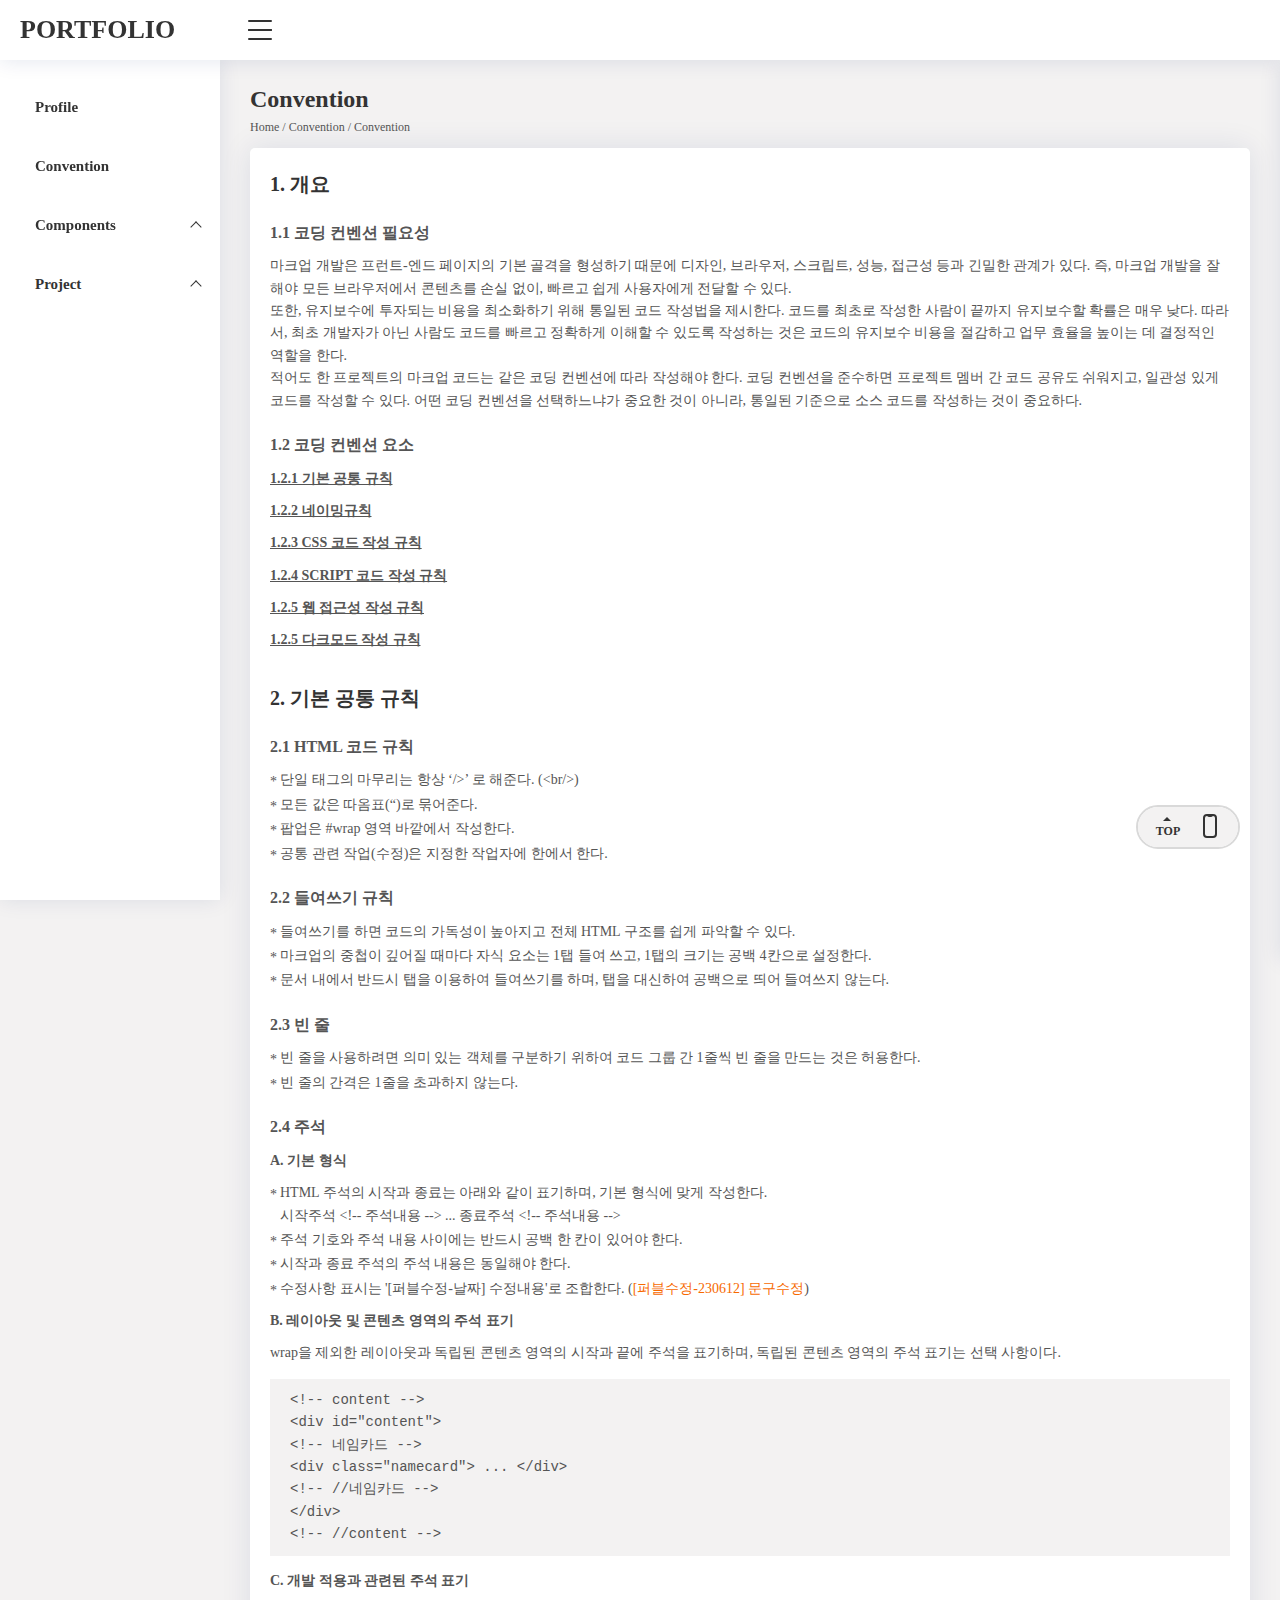
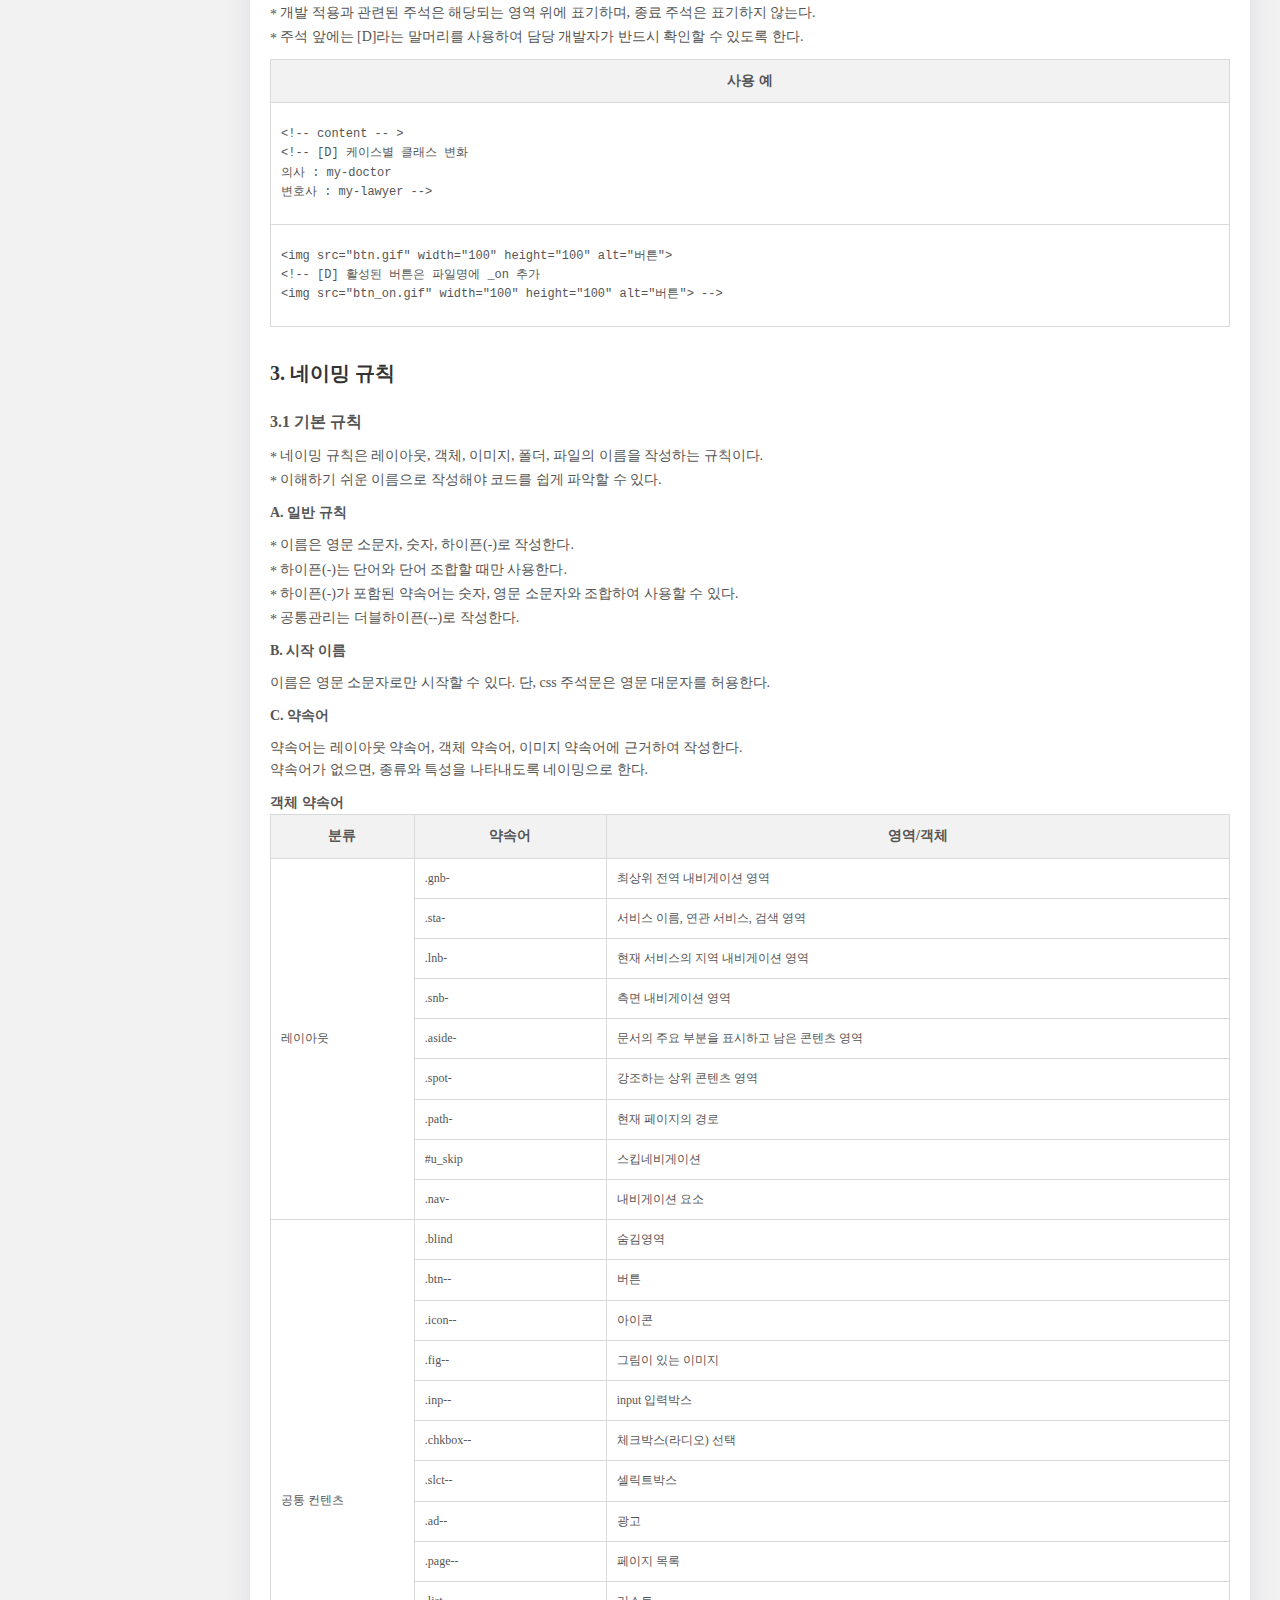
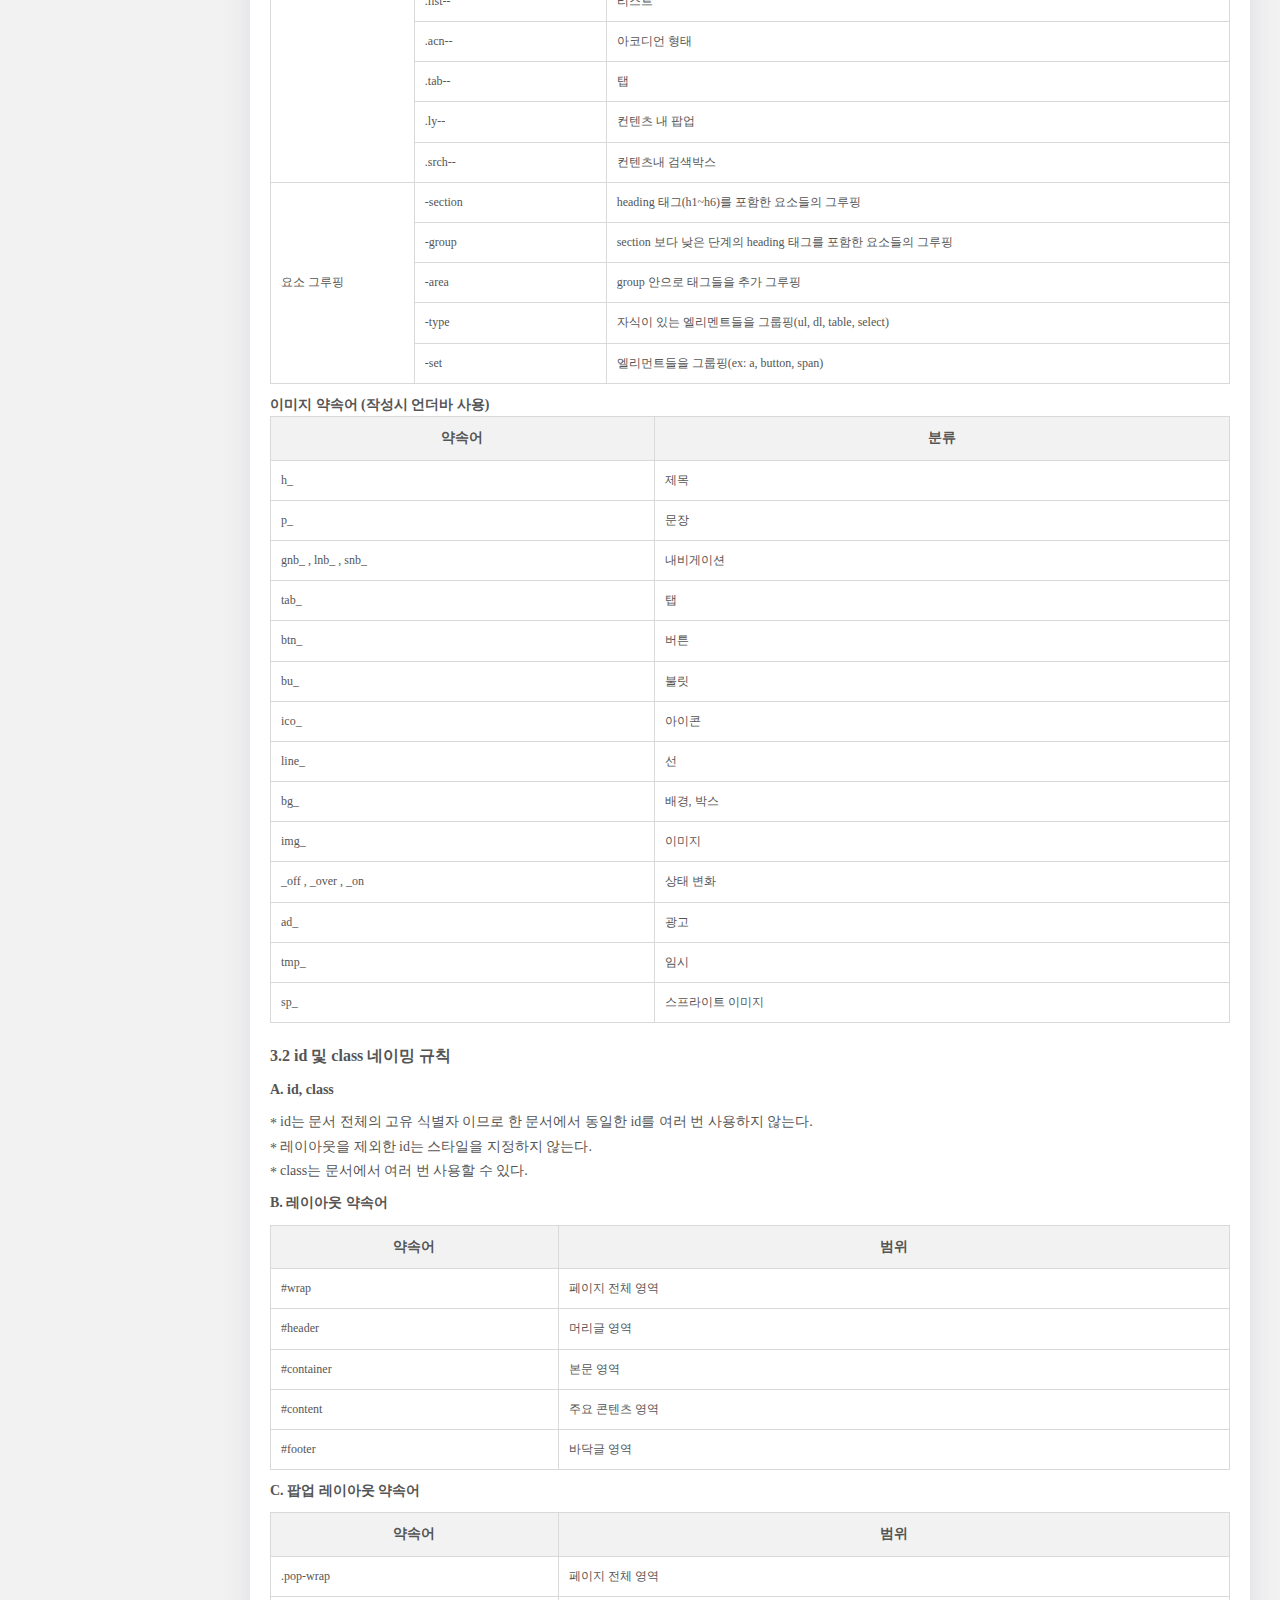
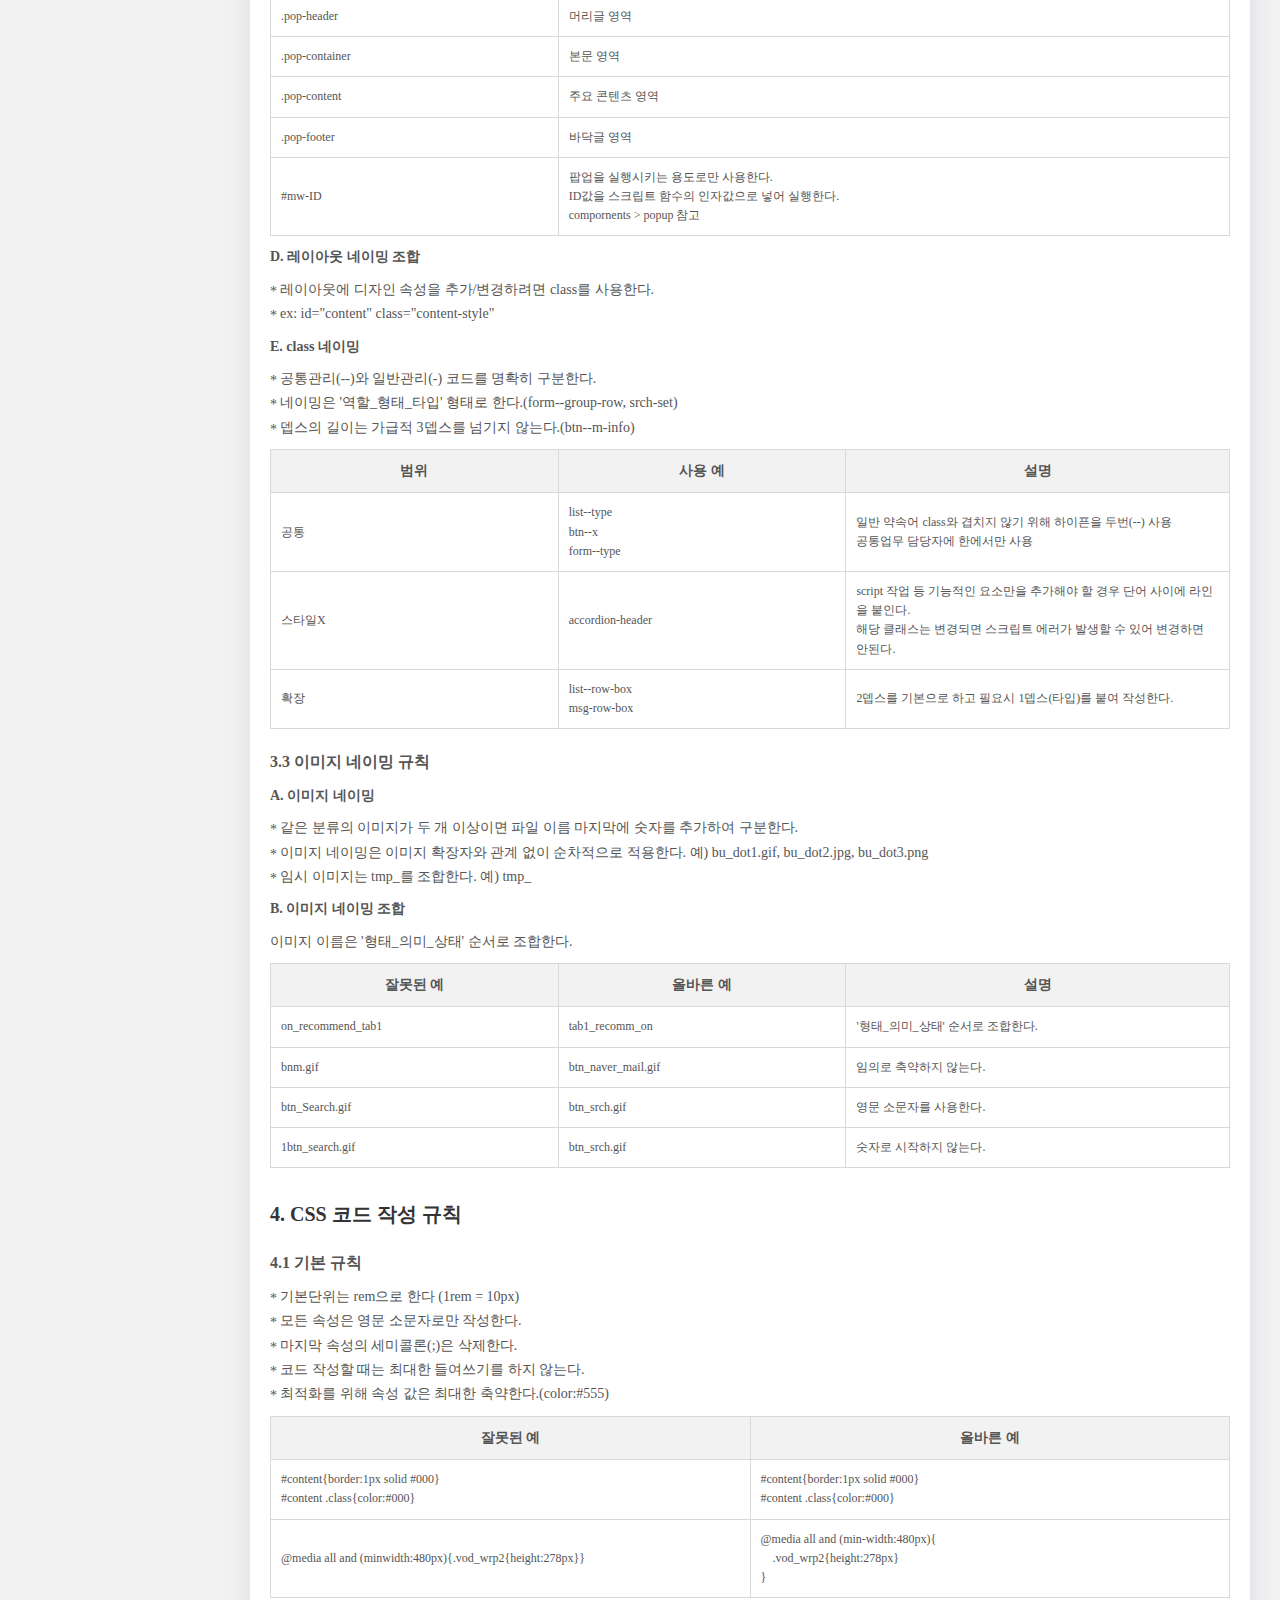
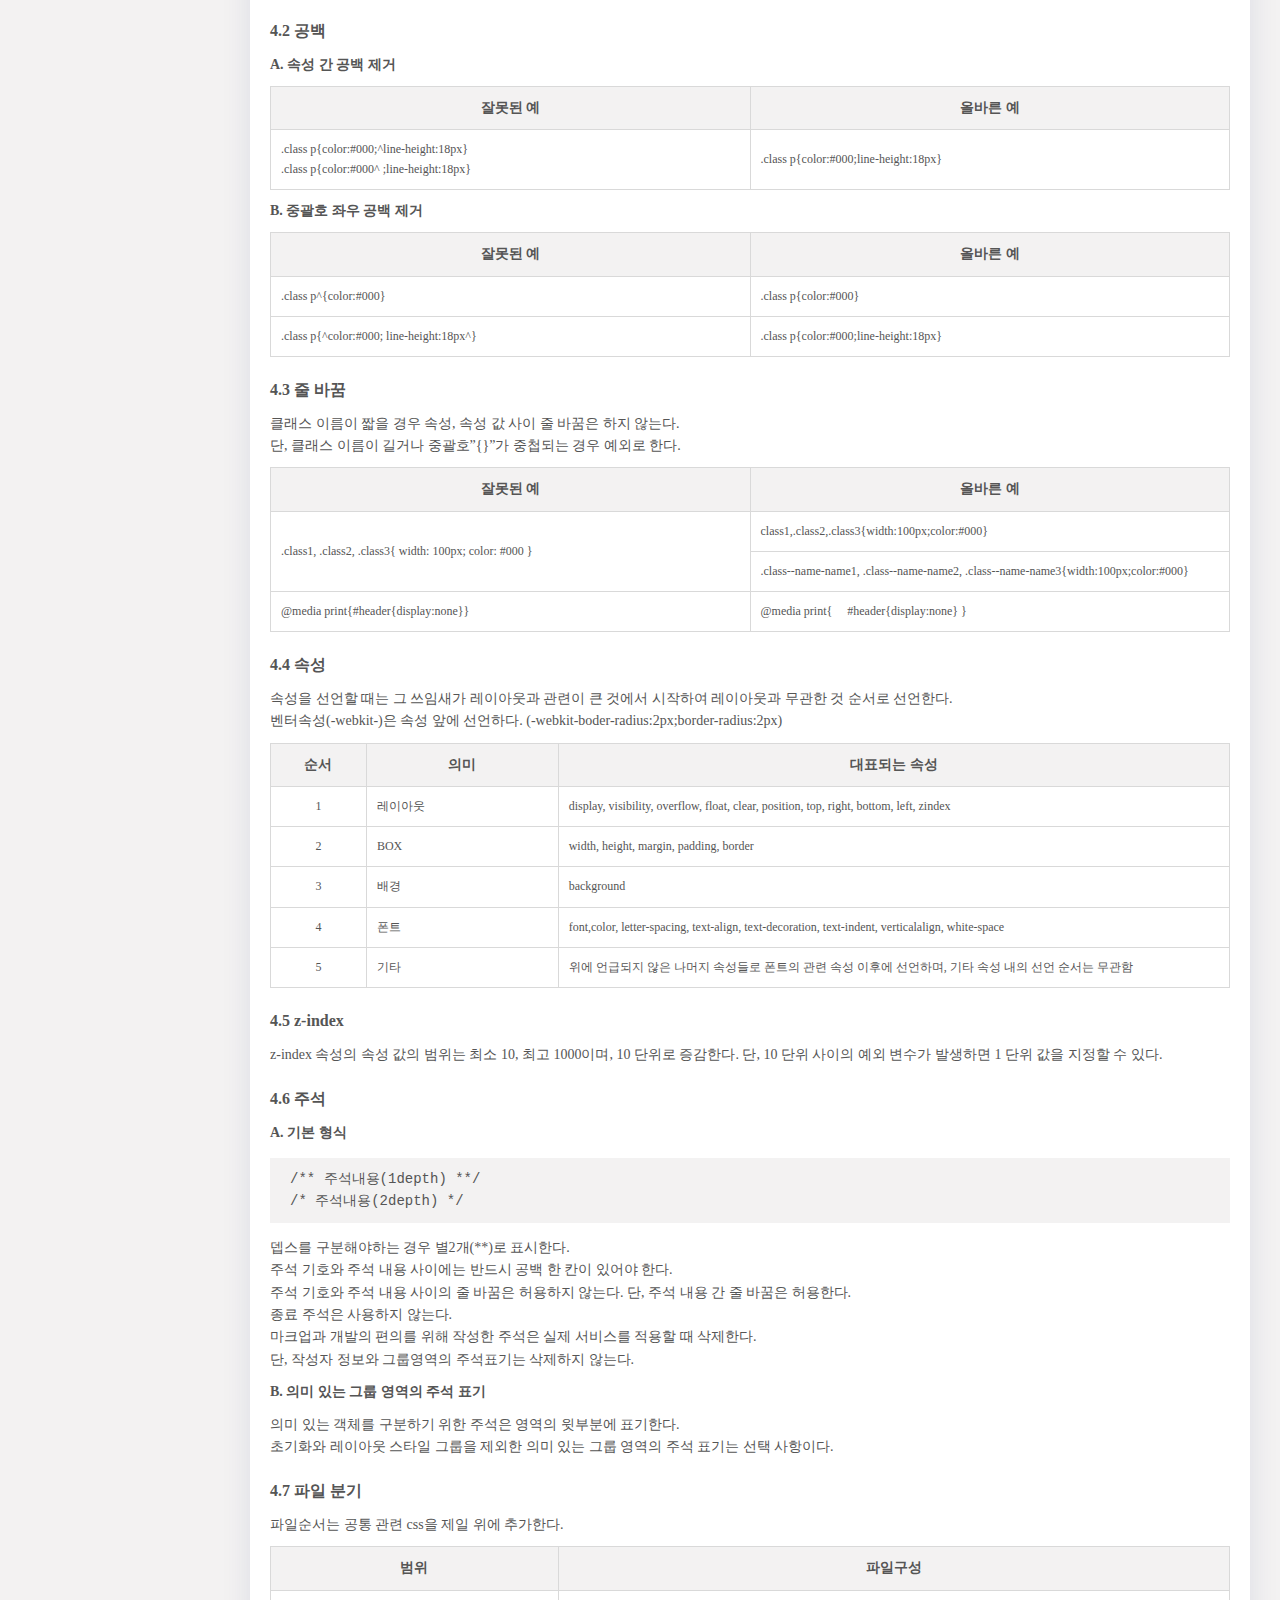
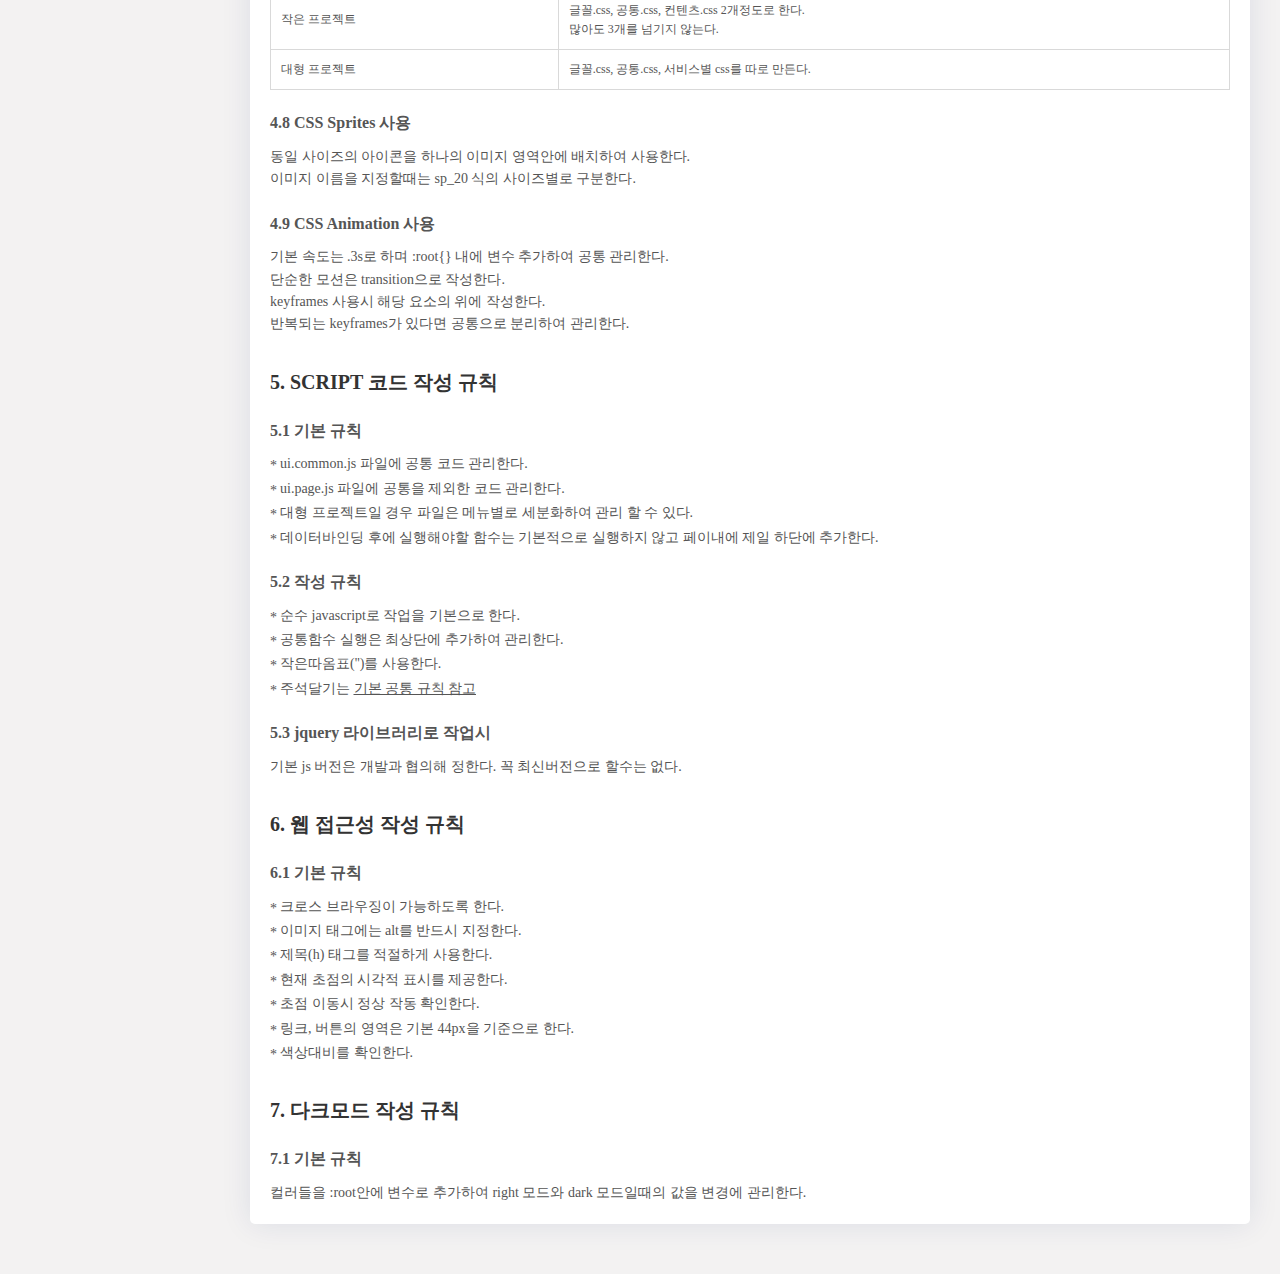
<file: index.html>
<!DOCTYPE html>
<html lang="ko">
<head>
<meta charset="UTF-8" />
<meta http-equiv="Content-Language" content="ko-KR" />
<meta http-equiv="X-UA-Compatible" content="IE=Edge, chrome" />
<meta name="viewport" content="width=device-width, initial-scale=1.0, minimum-scale=1.0, maximum-scale=1.0, user-scalable=no, viewport-fit=cover" />
<title>PORTFOLIO</title>

<link href="resources/css/enlighterjs.min.css" rel="stylesheet">
<link href="resources/css/style.css" rel="stylesheet">
<script src="https://rockij.github.io/blog/resources/js/gsap.min.js"></script>
<script src="resources/js/enlighterjs.min.js"></script>
<script src="resources/js/components.js"></script>

<style>
</style>
</head>

<body>

<div id="wrap">

  <header id="header">
    <a href="index.html" class="logo">PORTFOLIO</a>
    <button type="button" class="snb-handle" title="사이드메뉴선택">
      <span class="icon"><i></i><i></i><i></i><i></i></span>
    </button>
    <div class="shortcut"></div>
    <div class="state-info">
        <div class="info_item">
            <div class="info_key">진행</div>
            <div class="info_value count-ing"></div>
        </div>
        <div class="info_item">
            <div class="info_key">검수</div>
            <div class="info_value count-test"></div>
        </div>
        <div class="info_item">
            <div class="info_key">완료</div>
            <div class="info_value count-done"></div>
        </div>
        <div class="info_item">
            <div class="info_key">수정</div>
            <div class="info_value count-modify"></div>
        </div>
        <div class="info_item">
            <div class="info_key">삭제</div>
            <div class="info_value count-defer"></div>
        </div>
        <div class="info_item info_progress">
            <div class="progress">
                <div class="progress-total">
                    <div class="progress-total-text">
                        전체
                        <span class="progress-total-count count-total"></span>개
                    </div>
                </div>
                <div class="progress-done">
                    <div class="progress-done-percent percent-done">0%</div>
                </div>
            </div>
        </div>

    </div>
  </header>
  <!-- //header -->

  <aside class="snb">

    <ul>
      <li class="snb-item">
        <button onclick="contentSelect.originalTag('Profile','Profile', profile)" class="snb-link snb-link">Profile</button>
      </li>
      <li class="snb-item">
        <button onclick="contentSelect.originalTag('Convention','Convention', convention)" class="snb-link snb-link">Convention</button>
      </li>
      <li class="snb-item">
        <header id="accordion-header-1" class="snb_toggle">
          <button type="button" aria-expanded="false" aria-controls="accordion-panel-1" class="snb-link collapsed">
            <span class="title">Components</span>
          </button>
        </header>
        <div id="accordion-panel-1" role="region" aria-labelledby="accordion-header-1" class="accordion--panel snb-submenu" aria-hidden="true">
            <div>
                <ul>
                <li><button onclick="contentSelect.originalTag('Components','Color', color)" class="snb-link">Color</button></li>
                <li><button onclick="contentSelect.componentsName('Components', 'Button', buttons)" class="snb-link">Button</button></li>
                <li><button onclick="contentSelect.componentsName('Components', 'Icon', icons)" class="snb-link">Icon</button></li>
                <li><button onclick="contentSelect.componentsName('Components', 'Tab', tabs)" class="snb-link">Tab</button></li>
                <li><button onclick="contentSelect.componentsName('Components', 'Input', inputs)" class="snb-link">Input</button></li>
                <li><button onclick="contentSelect.componentsName('Components', 'Selection', selection)" class="snb-link">Selection</button></li>
                <li><button onclick="contentSelect.componentsName('Components', 'Accordion', accordion);EXPANDED_EVENT.init('.accordion-sample-header [aria-expanded]')" class="snb-link">Accordion</button></li>
                <li><button onclick="contentSelect.componentsName('Components', 'List', list)" class="snb-link">List</button></li>
                <li><button onclick="contentSelect.componentsName('Components', 'Layout', layout)" class="snb-link">Layout</button></li>
                <li><button onclick="contentSelect.componentsName('Components', 'Popup', popup)" class="snb-link">Popup</button></li>
                <!-- <li><button onclick="contentSelect.componentsName('Components', 'Slide', slide)" class="snb-link">Slide</button></li> -->
                <li><button onclick="contentSelect.componentsName('Components', 'Chart', chart)" class="snb-link">Chart</button></li>
                </ul>
            </div>
        </div>
      </li>
      <li class="snb-item">
        <header id="accordion-header-2" class="snb_toggle">
          <button type="button" aria-expanded="false" aria-controls="accordion-panel-2" class="snb-link collapsed">
            <span class="title">Project</span>
          </button>
        </header>
        <div id="accordion-panel-2" role="region" aria-labelledby="accordion-header-2" class="accordion--panel snb-submenu" aria-hidden="true">
            <div>
                <ul>
                <li><button onclick="contentSelect.projectName('Project', 'Members', project)" class="snb-link">Members</button></li>
                <li><button onclick="contentSelect.projectName('Project', '자산', project2)" class="snb-link">자산</button></li>
                </ul>
            </div>
        </div>
      </li>
    </ul>

  </aside>
  <!-- //side navigation bar -->

  <main id="content"></main>
  <!-- //content -->

  <iframe src="../index.html" class="preview"></iframe>
  <!-- //미리보기 -->

  <div class="func">
    <a href="#wrap" class="top" title="맨위로">TOP</a>
    <button type="button" class="preview-opener" title="미리보기 열기"></button>
  </div>

</div>

<script src="resources/js/guide.js"></script>
<script src="resources/js/menuitem/profile.js"></script>
<script src="resources/js/menuitem/convention.js"></script>
<script src="resources/js/menuitem/color.js"></script>
<script src="resources/js/menuitem/buttons.js"></script>
<script src="resources/js/menuitem/tabs.js"></script>
<script src="resources/js/menuitem/icons.js"></script>
<script src="resources/js/menuitem/inputs.js"></script>
<script src="resources/js/menuitem/selection.js"></script>
<script src="resources/js/menuitem/accordion.js"></script>
<script src="resources/js/menuitem/list.js"></script>
<script src="resources/js/menuitem/layout.js"></script>
<script src="resources/js/menuitem/popup.js"></script>
<script src="resources/js/menuitem/chart.js"></script>
<script src="resources/js/menuitem/project.js"></script>
<script src="resources/js/menuitem/project2.js"></script>
<script type="text/javascript">
// contentSelect.originalTag('Profile','Profile', profile);
contentSelect.originalTag('Convention','Convention', convention);
// contentSelect.projectName('Project', 'Members', project);
// contentSelect.componentsName('Components', 'Accordion', accordion);
// contentSelect.componentsName('Components', 'Buttons', buttons);
// contentSelect.componentsName('Components', 'tab', tabs);
// contentSelect.componentsName('Components', 'Layout', layout);
// contentSelect.componentsName('Components', 'Input', inputs);
// contentSelect.componentsName('Components', 'Selection', selection);
// contentSelect.componentsName('Components', 'Chart', chart);
// contentSelect.componentsName('Components', 'List', list);
// contentSelect.componentsName('Components', 'Popup', popup);
// contentSelect.originalTag('Components','Color', color);
</script>

</body>
</html>
</file>
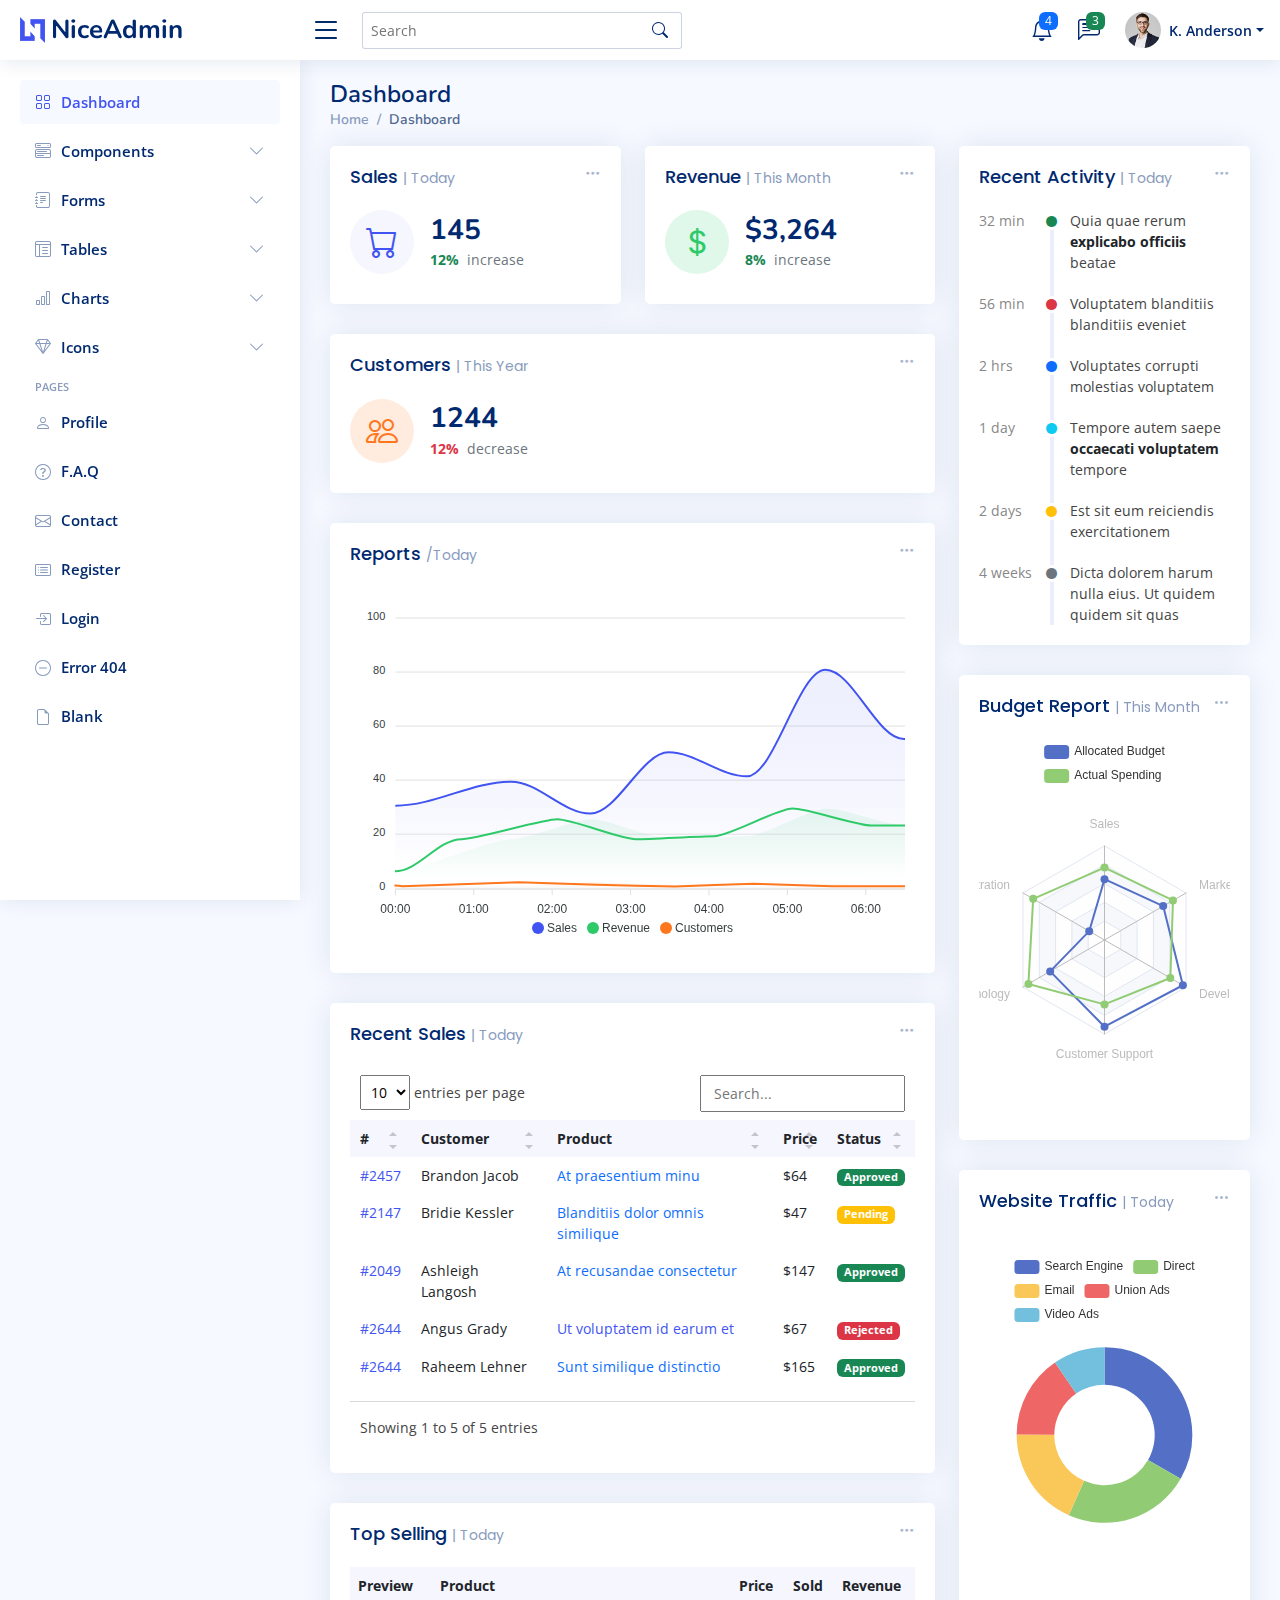
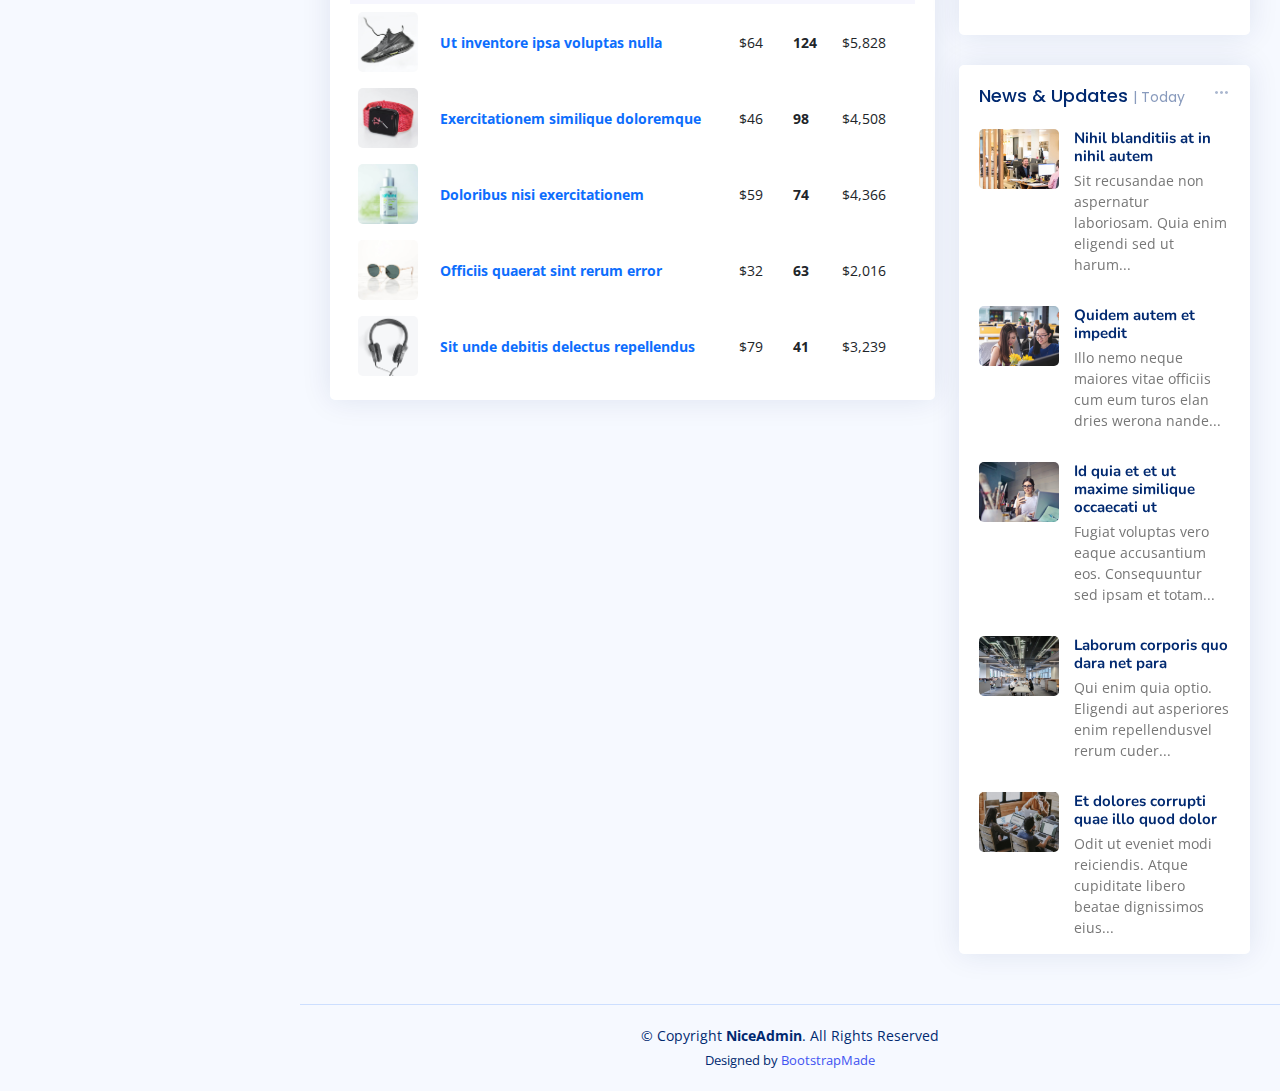
<file: sample/index.html>
<!DOCTYPE html>
<html lang="ko">

<head>
  <meta charset="utf-8">
  <meta content="width=device-width, initial-scale=1.0" name="viewport">

  <title>Dashboard - NiceAdmin Bootstrap Template</title>
  <meta content="" name="description">
  <meta content="" name="keywords">

  <!-- Favicons -->
  <!-- <link href="assets/img/favicon.png" rel="icon">
  <link href="assets/img/apple-touch-icon.png" rel="apple-touch-icon"> -->

  <!-- Google Fonts -->
  <link href="https://fonts.gstatic.com" rel="preconnect">
  <link href="https://fonts.googleapis.com/css?family=Open+Sans:300,300i,400,400i,600,600i,700,700i|Nunito:300,300i,400,400i,600,600i,700,700i|Poppins:300,300i,400,400i,500,500i,600,600i,700,700i" rel="stylesheet">

  <!-- Vendor CSS Files -->
  <link href="assets/vendor/bootstrap/css/bootstrap.min.css" rel="stylesheet">
  <link href="assets/vendor/bootstrap-icons/bootstrap-icons.css" rel="stylesheet">
  <link href="assets/vendor/boxicons/css/boxicons.min.css" rel="stylesheet">
  <link href="assets/vendor/quill/quill.snow.css" rel="stylesheet">
  <link href="assets/vendor/quill/quill.bubble.css" rel="stylesheet">
  <link href="assets/vendor/remixicon/remixicon.css" rel="stylesheet">
  <link href="assets/vendor/simple-datatables/style.css" rel="stylesheet">

  <!-- Template Main CSS File -->
  <link href="assets/css/style.css" rel="stylesheet">

  <!-- =======================================================
  * Template Name: NiceAdmin
  * Updated: Mar 09 2023 with Bootstrap v5.2.3
  * Template URL: https://bootstrapmade.com/nice-admin-bootstrap-admin-html-template/
  * Author: BootstrapMade.com
  * License: https://bootstrapmade.com/license/
  ======================================================== -->
</head>

<body>

  <!-- ======= Header ======= -->
  <header id="header" class="header fixed-top d-flex align-items-center">

    <div class="d-flex align-items-center justify-content-between">
      <a href="index.html" class="logo d-flex align-items-center">
        <img src="assets/img/logo.png" alt="">
        <span class="d-none d-lg-block">NiceAdmin</span>
      </a>
      <i class="bi bi-list toggle-sidebar-btn"></i>
    </div><!-- End Logo -->

    <div class="search-bar">
      <form class="search-form d-flex align-items-center" method="POST" action="#">
        <input type="text" name="query" placeholder="Search" title="Enter search keyword">
        <button type="submit" title="Search"><i class="bi bi-search"></i></button>
      </form>
    </div><!-- End Search Bar -->

    <nav class="header-nav ms-auto">
      <ul class="d-flex align-items-center">

        <li class="nav-item d-block d-lg-none">
          <a class="nav-link nav-icon search-bar-toggle " href="#">
            <i class="bi bi-search"></i>
          </a>
        </li><!-- End Search Icon-->

        <li class="nav-item dropdown">

          <a class="nav-link nav-icon" href="#" data-bs-toggle="dropdown">
            <i class="bi bi-bell"></i>
            <span class="badge bg-primary badge-number">4</span>
          </a><!-- End Notification Icon -->

          <ul class="dropdown-menu dropdown-menu-end dropdown-menu-arrow notifications">
            <li class="dropdown-header">
              You have 4 new notifications
              <a href="#"><span class="badge rounded-pill bg-primary p-2 ms-2">View all</span></a>
            </li>
            <li>
              <hr class="dropdown-divider">
            </li>

            <li class="notification-item">
              <i class="bi bi-exclamation-circle text-warning"></i>
              <div>
                <h4>Lorem Ipsum</h4>
                <p>Quae dolorem earum veritatis oditseno</p>
                <p>30 min. ago</p>
              </div>
            </li>

            <li>
              <hr class="dropdown-divider">
            </li>

            <li class="notification-item">
              <i class="bi bi-x-circle text-danger"></i>
              <div>
                <h4>Atque rerum nesciunt</h4>
                <p>Quae dolorem earum veritatis oditseno</p>
                <p>1 hr. ago</p>
              </div>
            </li>

            <li>
              <hr class="dropdown-divider">
            </li>

            <li class="notification-item">
              <i class="bi bi-check-circle text-success"></i>
              <div>
                <h4>Sit rerum fuga</h4>
                <p>Quae dolorem earum veritatis oditseno</p>
                <p>2 hrs. ago</p>
              </div>
            </li>

            <li>
              <hr class="dropdown-divider">
            </li>

            <li class="notification-item">
              <i class="bi bi-info-circle text-primary"></i>
              <div>
                <h4>Dicta reprehenderit</h4>
                <p>Quae dolorem earum veritatis oditseno</p>
                <p>4 hrs. ago</p>
              </div>
            </li>

            <li>
              <hr class="dropdown-divider">
            </li>
            <li class="dropdown-footer">
              <a href="#">Show all notifications</a>
            </li>

          </ul><!-- End Notification Dropdown Items -->

        </li><!-- End Notification Nav -->

        <li class="nav-item dropdown">

          <a class="nav-link nav-icon" href="#" data-bs-toggle="dropdown">
            <i class="bi bi-chat-left-text"></i>
            <span class="badge bg-success badge-number">3</span>
          </a><!-- End Messages Icon -->

          <ul class="dropdown-menu dropdown-menu-end dropdown-menu-arrow messages">
            <li class="dropdown-header">
              You have 3 new messages
              <a href="#"><span class="badge rounded-pill bg-primary p-2 ms-2">View all</span></a>
            </li>
            <li>
              <hr class="dropdown-divider">
            </li>

            <li class="message-item">
              <a href="#">
                <img src="assets/img/messages-1.jpg" alt="" class="rounded-circle">
                <div>
                  <h4>Maria Hudson</h4>
                  <p>Velit asperiores et ducimus soluta repudiandae labore officia est ut...</p>
                  <p>4 hrs. ago</p>
                </div>
              </a>
            </li>
            <li>
              <hr class="dropdown-divider">
            </li>

            <li class="message-item">
              <a href="#">
                <img src="assets/img/messages-2.jpg" alt="" class="rounded-circle">
                <div>
                  <h4>Anna Nelson</h4>
                  <p>Velit asperiores et ducimus soluta repudiandae labore officia est ut...</p>
                  <p>6 hrs. ago</p>
                </div>
              </a>
            </li>
            <li>
              <hr class="dropdown-divider">
            </li>

            <li class="message-item">
              <a href="#">
                <img src="assets/img/messages-3.jpg" alt="" class="rounded-circle">
                <div>
                  <h4>David Muldon</h4>
                  <p>Velit asperiores et ducimus soluta repudiandae labore officia est ut...</p>
                  <p>8 hrs. ago</p>
                </div>
              </a>
            </li>
            <li>
              <hr class="dropdown-divider">
            </li>

            <li class="dropdown-footer">
              <a href="#">Show all messages</a>
            </li>

          </ul><!-- End Messages Dropdown Items -->

        </li><!-- End Messages Nav -->

        <li class="nav-item dropdown pe-3">

          <a class="nav-link nav-profile d-flex align-items-center pe-0" href="#" data-bs-toggle="dropdown">
            <img src="assets/img/profile-img.jpg" alt="Profile" class="rounded-circle">
            <span class="d-none d-md-block dropdown-toggle ps-2">K. Anderson</span>
          </a><!-- End Profile Iamge Icon -->

          <ul class="dropdown-menu dropdown-menu-end dropdown-menu-arrow profile">
            <li class="dropdown-header">
              <h6>Kevin Anderson</h6>
              <span>Web Designer</span>
            </li>
            <li>
              <hr class="dropdown-divider">
            </li>

            <li>
              <a class="dropdown-item d-flex align-items-center" href="users-profile.html">
                <i class="bi bi-person"></i>
                <span>My Profile</span>
              </a>
            </li>
            <li>
              <hr class="dropdown-divider">
            </li>

            <li>
              <a class="dropdown-item d-flex align-items-center" href="users-profile.html">
                <i class="bi bi-gear"></i>
                <span>Account Settings</span>
              </a>
            </li>
            <li>
              <hr class="dropdown-divider">
            </li>

            <li>
              <a class="dropdown-item d-flex align-items-center" href="pages-faq.html">
                <i class="bi bi-question-circle"></i>
                <span>Need Help?</span>
              </a>
            </li>
            <li>
              <hr class="dropdown-divider">
            </li>

            <li>
              <a class="dropdown-item d-flex align-items-center" href="#">
                <i class="bi bi-box-arrow-right"></i>
                <span>Sign Out</span>
              </a>
            </li>

          </ul><!-- End Profile Dropdown Items -->
        </li><!-- End Profile Nav -->

      </ul>
    </nav><!-- End Icons Navigation -->

  </header><!-- End Header -->

  <!-- ======= Sidebar ======= -->
  <aside id="sidebar" class="sidebar">

    <ul class="sidebar-nav" id="sidebar-nav">

      <li class="nav-item">
        <a class="nav-link " href="index.html">
          <i class="bi bi-grid"></i>
          <span>Dashboard</span>
        </a>
      </li><!-- End Dashboard Nav -->

      <li class="nav-item">
        <a class="nav-link collapsed" data-bs-target="#components-nav" data-bs-toggle="collapse" href="#">
          <i class="bi bi-menu-button-wide"></i><span>Components</span><i class="bi bi-chevron-down ms-auto"></i>
        </a>
        <ul id="components-nav" class="nav-content collapse " data-bs-parent="#sidebar-nav">
          <li>
            <a href="components-alerts.html">
              <i class="bi bi-circle"></i><span>Alerts</span>
            </a>
          </li>
          <li>
            <a href="components-accordion.html">
              <i class="bi bi-circle"></i><span>Accordion</span>
            </a>
          </li>
          <li>
            <a href="components-badges.html">
              <i class="bi bi-circle"></i><span>Badges</span>
            </a>
          </li>
          <li>
            <a href="components-breadcrumbs.html">
              <i class="bi bi-circle"></i><span>Breadcrumbs</span>
            </a>
          </li>
          <li>
            <a href="components-buttons.html">
              <i class="bi bi-circle"></i><span>Buttons</span>
            </a>
          </li>
          <li>
            <a href="components-cards.html">
              <i class="bi bi-circle"></i><span>Cards</span>
            </a>
          </li>
          <li>
            <a href="components-carousel.html">
              <i class="bi bi-circle"></i><span>Carousel</span>
            </a>
          </li>
          <li>
            <a href="components-list-group.html">
              <i class="bi bi-circle"></i><span>List group</span>
            </a>
          </li>
          <li>
            <a href="components-modal.html">
              <i class="bi bi-circle"></i><span>Modal</span>
            </a>
          </li>
          <li>
            <a href="components-tabs.html">
              <i class="bi bi-circle"></i><span>Tabs</span>
            </a>
          </li>
          <li>
            <a href="components-pagination.html">
              <i class="bi bi-circle"></i><span>Pagination</span>
            </a>
          </li>
          <li>
            <a href="components-progress.html">
              <i class="bi bi-circle"></i><span>Progress</span>
            </a>
          </li>
          <li>
            <a href="components-spinners.html">
              <i class="bi bi-circle"></i><span>Spinners</span>
            </a>
          </li>
          <li>
            <a href="components-tooltips.html">
              <i class="bi bi-circle"></i><span>Tooltips</span>
            </a>
          </li>
        </ul>
      </li><!-- End Components Nav -->

      <li class="nav-item">
        <a class="nav-link collapsed" data-bs-target="#forms-nav" data-bs-toggle="collapse" href="#">
          <i class="bi bi-journal-text"></i><span>Forms</span><i class="bi bi-chevron-down ms-auto"></i>
        </a>
        <ul id="forms-nav" class="nav-content collapse " data-bs-parent="#sidebar-nav">
          <li>
            <a href="forms-elements.html">
              <i class="bi bi-circle"></i><span>Form Elements</span>
            </a>
          </li>
          <li>
            <a href="forms-layouts.html">
              <i class="bi bi-circle"></i><span>Form Layouts</span>
            </a>
          </li>
          <li>
            <a href="forms-editors.html">
              <i class="bi bi-circle"></i><span>Form Editors</span>
            </a>
          </li>
          <li>
            <a href="forms-validation.html">
              <i class="bi bi-circle"></i><span>Form Validation</span>
            </a>
          </li>
        </ul>
      </li><!-- End Forms Nav -->

      <li class="nav-item">
        <a class="nav-link collapsed" data-bs-target="#tables-nav" data-bs-toggle="collapse" href="#">
          <i class="bi bi-layout-text-window-reverse"></i><span>Tables</span><i class="bi bi-chevron-down ms-auto"></i>
        </a>
        <ul id="tables-nav" class="nav-content collapse " data-bs-parent="#sidebar-nav">
          <li>
            <a href="tables-general.html">
              <i class="bi bi-circle"></i><span>General Tables</span>
            </a>
          </li>
          <li>
            <a href="tables-data.html">
              <i class="bi bi-circle"></i><span>Data Tables</span>
            </a>
          </li>
        </ul>
      </li><!-- End Tables Nav -->

      <li class="nav-item">
        <a class="nav-link collapsed" data-bs-target="#charts-nav" data-bs-toggle="collapse" href="#">
          <i class="bi bi-bar-chart"></i><span>Charts</span><i class="bi bi-chevron-down ms-auto"></i>
        </a>
        <ul id="charts-nav" class="nav-content collapse " data-bs-parent="#sidebar-nav">
          <li>
            <a href="charts-chartjs.html">
              <i class="bi bi-circle"></i><span>Chart.js</span>
            </a>
          </li>
          <li>
            <a href="charts-apexcharts.html">
              <i class="bi bi-circle"></i><span>ApexCharts</span>
            </a>
          </li>
          <li>
            <a href="charts-echarts.html">
              <i class="bi bi-circle"></i><span>ECharts</span>
            </a>
          </li>
        </ul>
      </li><!-- End Charts Nav -->

      <li class="nav-item">
        <a class="nav-link collapsed" data-bs-target="#icons-nav" data-bs-toggle="collapse" href="#">
          <i class="bi bi-gem"></i><span>Icons</span><i class="bi bi-chevron-down ms-auto"></i>
        </a>
        <ul id="icons-nav" class="nav-content collapse " data-bs-parent="#sidebar-nav">
          <li>
            <a href="icons-bootstrap.html">
              <i class="bi bi-circle"></i><span>Bootstrap Icons</span>
            </a>
          </li>
          <li>
            <a href="icons-remix.html">
              <i class="bi bi-circle"></i><span>Remix Icons</span>
            </a>
          </li>
          <li>
            <a href="icons-boxicons.html">
              <i class="bi bi-circle"></i><span>Boxicons</span>
            </a>
          </li>
        </ul>
      </li><!-- End Icons Nav -->

      <li class="nav-heading">Pages</li>

      <li class="nav-item">
        <a class="nav-link collapsed" href="users-profile.html">
          <i class="bi bi-person"></i>
          <span>Profile</span>
        </a>
      </li><!-- End Profile Page Nav -->

      <li class="nav-item">
        <a class="nav-link collapsed" href="pages-faq.html">
          <i class="bi bi-question-circle"></i>
          <span>F.A.Q</span>
        </a>
      </li><!-- End F.A.Q Page Nav -->

      <li class="nav-item">
        <a class="nav-link collapsed" href="pages-contact.html">
          <i class="bi bi-envelope"></i>
          <span>Contact</span>
        </a>
      </li><!-- End Contact Page Nav -->

      <li class="nav-item">
        <a class="nav-link collapsed" href="pages-register.html">
          <i class="bi bi-card-list"></i>
          <span>Register</span>
        </a>
      </li><!-- End Register Page Nav -->

      <li class="nav-item">
        <a class="nav-link collapsed" href="pages-login.html">
          <i class="bi bi-box-arrow-in-right"></i>
          <span>Login</span>
        </a>
      </li><!-- End Login Page Nav -->

      <li class="nav-item">
        <a class="nav-link collapsed" href="pages-error-404.html">
          <i class="bi bi-dash-circle"></i>
          <span>Error 404</span>
        </a>
      </li><!-- End Error 404 Page Nav -->

      <li class="nav-item">
        <a class="nav-link collapsed" href="pages-blank.html">
          <i class="bi bi-file-earmark"></i>
          <span>Blank</span>
        </a>
      </li><!-- End Blank Page Nav -->

    </ul>

  </aside><!-- End Sidebar-->

  <main id="main" class="main">

    <div class="pagetitle">
      <h1>Dashboard</h1>
      <nav>
        <ol class="breadcrumb">
          <li class="breadcrumb-item"><a href="index.html">Home</a></li>
          <li class="breadcrumb-item active">Dashboard</li>
        </ol>
      </nav>
    </div><!-- End Page Title -->

    <section class="section dashboard">
      <div class="row">

        <!-- Left side columns -->
        <div class="col-lg-8">
          <div class="row">

            <!-- Sales Card -->
            <div class="col-xxl-4 col-md-6">
              <div class="card info-card sales-card">

                <div class="filter">
                  <a class="icon" href="#" data-bs-toggle="dropdown"><i class="bi bi-three-dots"></i></a>
                  <ul class="dropdown-menu dropdown-menu-end dropdown-menu-arrow">
                    <li class="dropdown-header text-start">
                      <h6>Filter</h6>
                    </li>

                    <li><a class="dropdown-item" href="#">Today</a></li>
                    <li><a class="dropdown-item" href="#">This Month</a></li>
                    <li><a class="dropdown-item" href="#">This Year</a></li>
                  </ul>
                </div>

                <div class="card-body">
                  <h5 class="card-title">Sales <span>| Today</span></h5>

                  <div class="d-flex align-items-center">
                    <div class="card-icon rounded-circle d-flex align-items-center justify-content-center">
                      <i class="bi bi-cart"></i>
                    </div>
                    <div class="ps-3">
                      <h6>145</h6>
                      <span class="text-success small pt-1 fw-bold">12%</span> <span class="text-muted small pt-2 ps-1">increase</span>

                    </div>
                  </div>
                </div>

              </div>
            </div><!-- End Sales Card -->

            <!-- Revenue Card -->
            <div class="col-xxl-4 col-md-6">
              <div class="card info-card revenue-card">

                <div class="filter">
                  <a class="icon" href="#" data-bs-toggle="dropdown"><i class="bi bi-three-dots"></i></a>
                  <ul class="dropdown-menu dropdown-menu-end dropdown-menu-arrow">
                    <li class="dropdown-header text-start">
                      <h6>Filter</h6>
                    </li>

                    <li><a class="dropdown-item" href="#">Today</a></li>
                    <li><a class="dropdown-item" href="#">This Month</a></li>
                    <li><a class="dropdown-item" href="#">This Year</a></li>
                  </ul>
                </div>

                <div class="card-body">
                  <h5 class="card-title">Revenue <span>| This Month</span></h5>

                  <div class="d-flex align-items-center">
                    <div class="card-icon rounded-circle d-flex align-items-center justify-content-center">
                      <i class="bi bi-currency-dollar"></i>
                    </div>
                    <div class="ps-3">
                      <h6>$3,264</h6>
                      <span class="text-success small pt-1 fw-bold">8%</span> <span class="text-muted small pt-2 ps-1">increase</span>

                    </div>
                  </div>
                </div>

              </div>
            </div><!-- End Revenue Card -->

            <!-- Customers Card -->
            <div class="col-xxl-4 col-xl-12">

              <div class="card info-card customers-card">

                <div class="filter">
                  <a class="icon" href="#" data-bs-toggle="dropdown"><i class="bi bi-three-dots"></i></a>
                  <ul class="dropdown-menu dropdown-menu-end dropdown-menu-arrow">
                    <li class="dropdown-header text-start">
                      <h6>Filter</h6>
                    </li>

                    <li><a class="dropdown-item" href="#">Today</a></li>
                    <li><a class="dropdown-item" href="#">This Month</a></li>
                    <li><a class="dropdown-item" href="#">This Year</a></li>
                  </ul>
                </div>

                <div class="card-body">
                  <h5 class="card-title">Customers <span>| This Year</span></h5>

                  <div class="d-flex align-items-center">
                    <div class="card-icon rounded-circle d-flex align-items-center justify-content-center">
                      <i class="bi bi-people"></i>
                    </div>
                    <div class="ps-3">
                      <h6>1244</h6>
                      <span class="text-danger small pt-1 fw-bold">12%</span> <span class="text-muted small pt-2 ps-1">decrease</span>

                    </div>
                  </div>

                </div>
              </div>

            </div><!-- End Customers Card -->

            <!-- Reports -->
            <div class="col-12">
              <div class="card">

                <div class="filter">
                  <a class="icon" href="#" data-bs-toggle="dropdown"><i class="bi bi-three-dots"></i></a>
                  <ul class="dropdown-menu dropdown-menu-end dropdown-menu-arrow">
                    <li class="dropdown-header text-start">
                      <h6>Filter</h6>
                    </li>

                    <li><a class="dropdown-item" href="#">Today</a></li>
                    <li><a class="dropdown-item" href="#">This Month</a></li>
                    <li><a class="dropdown-item" href="#">This Year</a></li>
                  </ul>
                </div>

                <div class="card-body">
                  <h5 class="card-title">Reports <span>/Today</span></h5>

                  <!-- Line Chart -->
                  <div id="reportsChart"></div>

                  <script>
                    document.addEventListener("DOMContentLoaded", () => {
                      new ApexCharts(document.querySelector("#reportsChart"), {
                        series: [{
                          name: 'Sales',
                          data: [31, 40, 28, 51, 42, 82, 56],
                        }, {
                          name: 'Revenue',
                          data: [11, 32, 45, 32, 34, 52, 41]
                        }, {
                          name: 'Customers',
                          data: [15, 11, 32, 18, 9, 24, 11]
                        }],
                        chart: {
                          height: 350,
                          type: 'area',
                          toolbar: {
                            show: false
                          },
                        },
                        markers: {
                          size: 4
                        },
                        colors: ['#4154f1', '#2eca6a', '#ff771d'],
                        fill: {
                          type: "gradient",
                          gradient: {
                            shadeIntensity: 1,
                            opacityFrom: 0.3,
                            opacityTo: 0.4,
                            stops: [0, 90, 100]
                          }
                        },
                        dataLabels: {
                          enabled: false
                        },
                        stroke: {
                          curve: 'smooth',
                          width: 2
                        },
                        xaxis: {
                          type: 'datetime',
                          categories: ["2018-09-19T00:00:00.000Z", "2018-09-19T01:30:00.000Z", "2018-09-19T02:30:00.000Z", "2018-09-19T03:30:00.000Z", "2018-09-19T04:30:00.000Z", "2018-09-19T05:30:00.000Z", "2018-09-19T06:30:00.000Z"]
                        },
                        tooltip: {
                          x: {
                            format: 'dd/MM/yy HH:mm'
                          },
                        }
                      }).render();
                    });
                  </script>
                  <!-- End Line Chart -->

                </div>

              </div>
            </div><!-- End Reports -->

            <!-- Recent Sales -->
            <div class="col-12">
              <div class="card recent-sales overflow-auto">

                <div class="filter">
                  <a class="icon" href="#" data-bs-toggle="dropdown"><i class="bi bi-three-dots"></i></a>
                  <ul class="dropdown-menu dropdown-menu-end dropdown-menu-arrow">
                    <li class="dropdown-header text-start">
                      <h6>Filter</h6>
                    </li>

                    <li><a class="dropdown-item" href="#">Today</a></li>
                    <li><a class="dropdown-item" href="#">This Month</a></li>
                    <li><a class="dropdown-item" href="#">This Year</a></li>
                  </ul>
                </div>

                <div class="card-body">
                  <h5 class="card-title">Recent Sales <span>| Today</span></h5>

                  <table class="table table-borderless datatable">
                    <thead>
                      <tr>
                        <th scope="col">#</th>
                        <th scope="col">Customer</th>
                        <th scope="col">Product</th>
                        <th scope="col">Price</th>
                        <th scope="col">Status</th>
                      </tr>
                    </thead>
                    <tbody>
                      <tr>
                        <th scope="row"><a href="#">#2457</a></th>
                        <td>Brandon Jacob</td>
                        <td><a href="#" class="text-primary">At praesentium minu</a></td>
                        <td>$64</td>
                        <td><span class="badge bg-success">Approved</span></td>
                      </tr>
                      <tr>
                        <th scope="row"><a href="#">#2147</a></th>
                        <td>Bridie Kessler</td>
                        <td><a href="#" class="text-primary">Blanditiis dolor omnis similique</a></td>
                        <td>$47</td>
                        <td><span class="badge bg-warning">Pending</span></td>
                      </tr>
                      <tr>
                        <th scope="row"><a href="#">#2049</a></th>
                        <td>Ashleigh Langosh</td>
                        <td><a href="#" class="text-primary">At recusandae consectetur</a></td>
                        <td>$147</td>
                        <td><span class="badge bg-success">Approved</span></td>
                      </tr>
                      <tr>
                        <th scope="row"><a href="#">#2644</a></th>
                        <td>Angus Grady</td>
                        <td><a href="#" class="text-primar">Ut voluptatem id earum et</a></td>
                        <td>$67</td>
                        <td><span class="badge bg-danger">Rejected</span></td>
                      </tr>
                      <tr>
                        <th scope="row"><a href="#">#2644</a></th>
                        <td>Raheem Lehner</td>
                        <td><a href="#" class="text-primary">Sunt similique distinctio</a></td>
                        <td>$165</td>
                        <td><span class="badge bg-success">Approved</span></td>
                      </tr>
                    </tbody>
                  </table>

                </div>

              </div>
            </div><!-- End Recent Sales -->

            <!-- Top Selling -->
            <div class="col-12">
              <div class="card top-selling overflow-auto">

                <div class="filter">
                  <a class="icon" href="#" data-bs-toggle="dropdown"><i class="bi bi-three-dots"></i></a>
                  <ul class="dropdown-menu dropdown-menu-end dropdown-menu-arrow">
                    <li class="dropdown-header text-start">
                      <h6>Filter</h6>
                    </li>

                    <li><a class="dropdown-item" href="#">Today</a></li>
                    <li><a class="dropdown-item" href="#">This Month</a></li>
                    <li><a class="dropdown-item" href="#">This Year</a></li>
                  </ul>
                </div>

                <div class="card-body pb-0">
                  <h5 class="card-title">Top Selling <span>| Today</span></h5>

                  <table class="table table-borderless">
                    <thead>
                      <tr>
                        <th scope="col">Preview</th>
                        <th scope="col">Product</th>
                        <th scope="col">Price</th>
                        <th scope="col">Sold</th>
                        <th scope="col">Revenue</th>
                      </tr>
                    </thead>
                    <tbody>
                      <tr>
                        <th scope="row"><a href="#"><img src="assets/img/product-1.jpg" alt=""></a></th>
                        <td><a href="#" class="text-primary fw-bold">Ut inventore ipsa voluptas nulla</a></td>
                        <td>$64</td>
                        <td class="fw-bold">124</td>
                        <td>$5,828</td>
                      </tr>
                      <tr>
                        <th scope="row"><a href="#"><img src="assets/img/product-2.jpg" alt=""></a></th>
                        <td><a href="#" class="text-primary fw-bold">Exercitationem similique doloremque</a></td>
                        <td>$46</td>
                        <td class="fw-bold">98</td>
                        <td>$4,508</td>
                      </tr>
                      <tr>
                        <th scope="row"><a href="#"><img src="assets/img/product-3.jpg" alt=""></a></th>
                        <td><a href="#" class="text-primary fw-bold">Doloribus nisi exercitationem</a></td>
                        <td>$59</td>
                        <td class="fw-bold">74</td>
                        <td>$4,366</td>
                      </tr>
                      <tr>
                        <th scope="row"><a href="#"><img src="assets/img/product-4.jpg" alt=""></a></th>
                        <td><a href="#" class="text-primary fw-bold">Officiis quaerat sint rerum error</a></td>
                        <td>$32</td>
                        <td class="fw-bold">63</td>
                        <td>$2,016</td>
                      </tr>
                      <tr>
                        <th scope="row"><a href="#"><img src="assets/img/product-5.jpg" alt=""></a></th>
                        <td><a href="#" class="text-primary fw-bold">Sit unde debitis delectus repellendus</a></td>
                        <td>$79</td>
                        <td class="fw-bold">41</td>
                        <td>$3,239</td>
                      </tr>
                    </tbody>
                  </table>

                </div>

              </div>
            </div><!-- End Top Selling -->

          </div>
        </div><!-- End Left side columns -->

        <!-- Right side columns -->
        <div class="col-lg-4">

          <!-- Recent Activity -->
          <div class="card">
            <div class="filter">
              <a class="icon" href="#" data-bs-toggle="dropdown"><i class="bi bi-three-dots"></i></a>
              <ul class="dropdown-menu dropdown-menu-end dropdown-menu-arrow">
                <li class="dropdown-header text-start">
                  <h6>Filter</h6>
                </li>

                <li><a class="dropdown-item" href="#">Today</a></li>
                <li><a class="dropdown-item" href="#">This Month</a></li>
                <li><a class="dropdown-item" href="#">This Year</a></li>
              </ul>
            </div>

            <div class="card-body">
              <h5 class="card-title">Recent Activity <span>| Today</span></h5>

              <div class="activity">

                <div class="activity-item d-flex">
                  <div class="activite-label">32 min</div>
                  <i class='bi bi-circle-fill activity-badge text-success align-self-start'></i>
                  <div class="activity-content">
                    Quia quae rerum <a href="#" class="fw-bold text-dark">explicabo officiis</a> beatae
                  </div>
                </div><!-- End activity item-->

                <div class="activity-item d-flex">
                  <div class="activite-label">56 min</div>
                  <i class='bi bi-circle-fill activity-badge text-danger align-self-start'></i>
                  <div class="activity-content">
                    Voluptatem blanditiis blanditiis eveniet
                  </div>
                </div><!-- End activity item-->

                <div class="activity-item d-flex">
                  <div class="activite-label">2 hrs</div>
                  <i class='bi bi-circle-fill activity-badge text-primary align-self-start'></i>
                  <div class="activity-content">
                    Voluptates corrupti molestias voluptatem
                  </div>
                </div><!-- End activity item-->

                <div class="activity-item d-flex">
                  <div class="activite-label">1 day</div>
                  <i class='bi bi-circle-fill activity-badge text-info align-self-start'></i>
                  <div class="activity-content">
                    Tempore autem saepe <a href="#" class="fw-bold text-dark">occaecati voluptatem</a> tempore
                  </div>
                </div><!-- End activity item-->

                <div class="activity-item d-flex">
                  <div class="activite-label">2 days</div>
                  <i class='bi bi-circle-fill activity-badge text-warning align-self-start'></i>
                  <div class="activity-content">
                    Est sit eum reiciendis exercitationem
                  </div>
                </div><!-- End activity item-->

                <div class="activity-item d-flex">
                  <div class="activite-label">4 weeks</div>
                  <i class='bi bi-circle-fill activity-badge text-muted align-self-start'></i>
                  <div class="activity-content">
                    Dicta dolorem harum nulla eius. Ut quidem quidem sit quas
                  </div>
                </div><!-- End activity item-->

              </div>

            </div>
          </div><!-- End Recent Activity -->

          <!-- Budget Report -->
          <div class="card">
            <div class="filter">
              <a class="icon" href="#" data-bs-toggle="dropdown"><i class="bi bi-three-dots"></i></a>
              <ul class="dropdown-menu dropdown-menu-end dropdown-menu-arrow">
                <li class="dropdown-header text-start">
                  <h6>Filter</h6>
                </li>

                <li><a class="dropdown-item" href="#">Today</a></li>
                <li><a class="dropdown-item" href="#">This Month</a></li>
                <li><a class="dropdown-item" href="#">This Year</a></li>
              </ul>
            </div>

            <div class="card-body pb-0">
              <h5 class="card-title">Budget Report <span>| This Month</span></h5>

              <div id="budgetChart" style="min-height: 400px;" class="echart"></div>

              <script>
                document.addEventListener("DOMContentLoaded", () => {
                  var budgetChart = echarts.init(document.querySelector("#budgetChart")).setOption({
                    legend: {
                      data: ['Allocated Budget', 'Actual Spending']
                    },
                    radar: {
                      // shape: 'circle',
                      indicator: [{
                          name: 'Sales',
                          max: 6500
                        },
                        {
                          name: 'Administration',
                          max: 16000
                        },
                        {
                          name: 'Information Technology',
                          max: 30000
                        },
                        {
                          name: 'Customer Support',
                          max: 38000
                        },
                        {
                          name: 'Development',
                          max: 52000
                        },
                        {
                          name: 'Marketing',
                          max: 25000
                        }
                      ]
                    },
                    series: [{
                      name: 'Budget vs spending',
                      type: 'radar',
                      data: [{
                          value: [4200, 3000, 20000, 35000, 50000, 18000],
                          name: 'Allocated Budget'
                        },
                        {
                          value: [5000, 14000, 28000, 26000, 42000, 21000],
                          name: 'Actual Spending'
                        }
                      ]
                    }]
                  });
                });
              </script>

            </div>
          </div><!-- End Budget Report -->

          <!-- Website Traffic -->
          <div class="card">
            <div class="filter">
              <a class="icon" href="#" data-bs-toggle="dropdown"><i class="bi bi-three-dots"></i></a>
              <ul class="dropdown-menu dropdown-menu-end dropdown-menu-arrow">
                <li class="dropdown-header text-start">
                  <h6>Filter</h6>
                </li>

                <li><a class="dropdown-item" href="#">Today</a></li>
                <li><a class="dropdown-item" href="#">This Month</a></li>
                <li><a class="dropdown-item" href="#">This Year</a></li>
              </ul>
            </div>

            <div class="card-body pb-0">
              <h5 class="card-title">Website Traffic <span>| Today</span></h5>

              <div id="trafficChart" style="min-height: 400px;" class="echart"></div>

              <script>
                document.addEventListener("DOMContentLoaded", () => {
                  echarts.init(document.querySelector("#trafficChart")).setOption({
                    tooltip: {
                      trigger: 'item'
                    },
                    legend: {
                      top: '5%',
                      left: 'center'
                    },
                    series: [{
                      name: 'Access From',
                      type: 'pie',
                      radius: ['40%', '70%'],
                      avoidLabelOverlap: false,
                      label: {
                        show: false,
                        position: 'center'
                      },
                      emphasis: {
                        label: {
                          show: true,
                          fontSize: '18',
                          fontWeight: 'bold'
                        }
                      },
                      labelLine: {
                        show: false
                      },
                      data: [{
                          value: 1048,
                          name: 'Search Engine'
                        },
                        {
                          value: 735,
                          name: 'Direct'
                        },
                        {
                          value: 580,
                          name: 'Email'
                        },
                        {
                          value: 484,
                          name: 'Union Ads'
                        },
                        {
                          value: 300,
                          name: 'Video Ads'
                        }
                      ]
                    }]
                  });
                });
              </script>

            </div>
          </div><!-- End Website Traffic -->

          <!-- News & Updates Traffic -->
          <div class="card">
            <div class="filter">
              <a class="icon" href="#" data-bs-toggle="dropdown"><i class="bi bi-three-dots"></i></a>
              <ul class="dropdown-menu dropdown-menu-end dropdown-menu-arrow">
                <li class="dropdown-header text-start">
                  <h6>Filter</h6>
                </li>

                <li><a class="dropdown-item" href="#">Today</a></li>
                <li><a class="dropdown-item" href="#">This Month</a></li>
                <li><a class="dropdown-item" href="#">This Year</a></li>
              </ul>
            </div>

            <div class="card-body pb-0">
              <h5 class="card-title">News &amp; Updates <span>| Today</span></h5>

              <div class="news">
                <div class="post-item clearfix">
                  <img src="assets/img/news-1.jpg" alt="">
                  <h4><a href="#">Nihil blanditiis at in nihil autem</a></h4>
                  <p>Sit recusandae non aspernatur laboriosam. Quia enim eligendi sed ut harum...</p>
                </div>

                <div class="post-item clearfix">
                  <img src="assets/img/news-2.jpg" alt="">
                  <h4><a href="#">Quidem autem et impedit</a></h4>
                  <p>Illo nemo neque maiores vitae officiis cum eum turos elan dries werona nande...</p>
                </div>

                <div class="post-item clearfix">
                  <img src="assets/img/news-3.jpg" alt="">
                  <h4><a href="#">Id quia et et ut maxime similique occaecati ut</a></h4>
                  <p>Fugiat voluptas vero eaque accusantium eos. Consequuntur sed ipsam et totam...</p>
                </div>

                <div class="post-item clearfix">
                  <img src="assets/img/news-4.jpg" alt="">
                  <h4><a href="#">Laborum corporis quo dara net para</a></h4>
                  <p>Qui enim quia optio. Eligendi aut asperiores enim repellendusvel rerum cuder...</p>
                </div>

                <div class="post-item clearfix">
                  <img src="assets/img/news-5.jpg" alt="">
                  <h4><a href="#">Et dolores corrupti quae illo quod dolor</a></h4>
                  <p>Odit ut eveniet modi reiciendis. Atque cupiditate libero beatae dignissimos eius...</p>
                </div>

              </div><!-- End sidebar recent posts-->

            </div>
          </div><!-- End News & Updates -->

        </div><!-- End Right side columns -->

      </div>
    </section>

  </main><!-- End #main -->

  <!-- ======= Footer ======= -->
  <footer id="footer" class="footer">
    <div class="copyright">
      &copy; Copyright <strong><span>NiceAdmin</span></strong>. All Rights Reserved
    </div>
    <div class="credits">
      <!-- All the links in the footer should remain intact. -->
      <!-- You can delete the links only if you purchased the pro version. -->
      <!-- Licensing information: https://bootstrapmade.com/license/ -->
      <!-- Purchase the pro version with working PHP/AJAX contact form: https://bootstrapmade.com/nice-admin-bootstrap-admin-html-template/ -->
      Designed by <a href="https://bootstrapmade.com/">BootstrapMade</a>
    </div>
  </footer><!-- End Footer -->

  <a href="#" class="back-to-top d-flex align-items-center justify-content-center"><i class="bi bi-arrow-up-short"></i></a>

  <!-- Vendor JS Files -->
  <script src="assets/vendor/apexcharts/apexcharts.min.js"></script>
  <script src="assets/vendor/bootstrap/js/bootstrap.bundle.min.js"></script>
  <script src="assets/vendor/chart.js/chart.umd.js"></script>
  <script src="assets/vendor/echarts/echarts.min.js"></script>
  <script src="assets/vendor/quill/quill.min.js"></script>
  <script src="assets/vendor/simple-datatables/simple-datatables.js"></script>
  <script src="assets/vendor/tinymce/tinymce.min.js"></script>
  <script src="assets/vendor/php-email-form/validate.js"></script>

  <!-- Template Main JS File -->
  <script src="assets/js/main.js"></script>

</body>

</html>
</file>
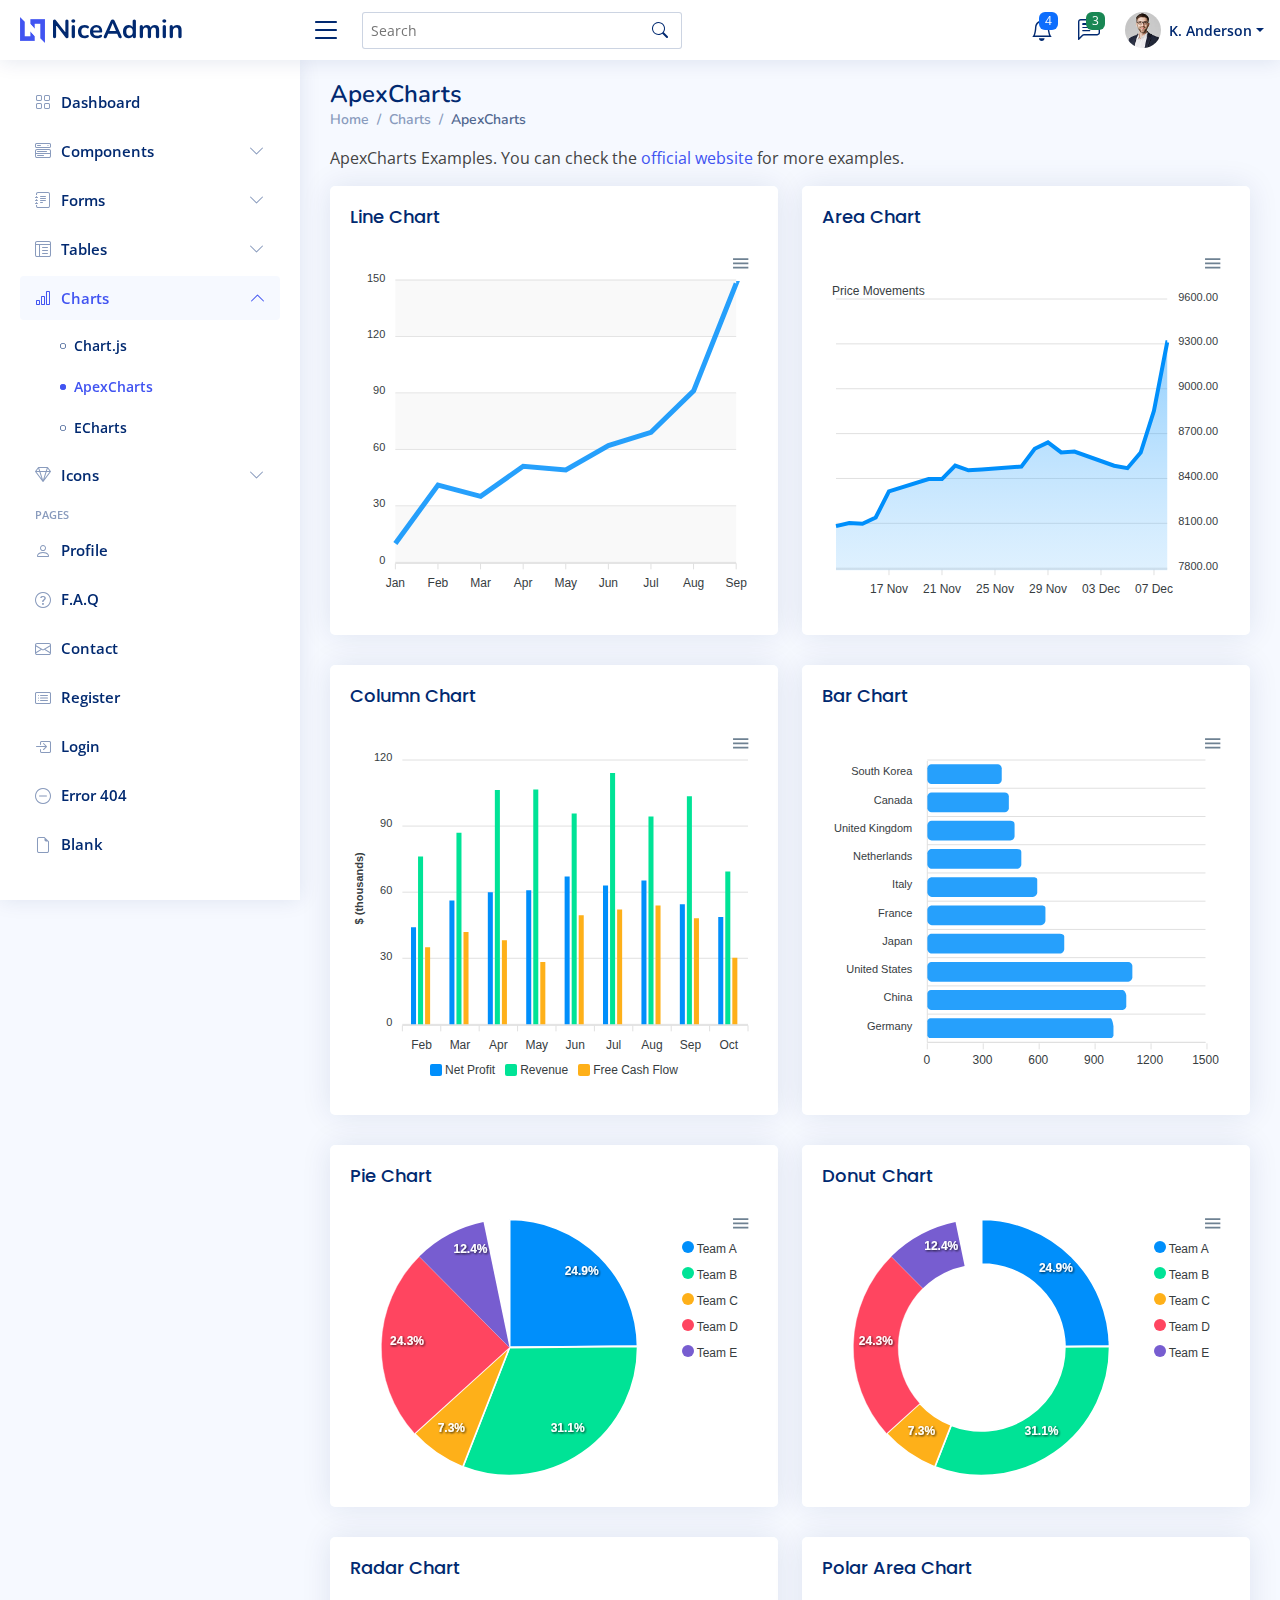
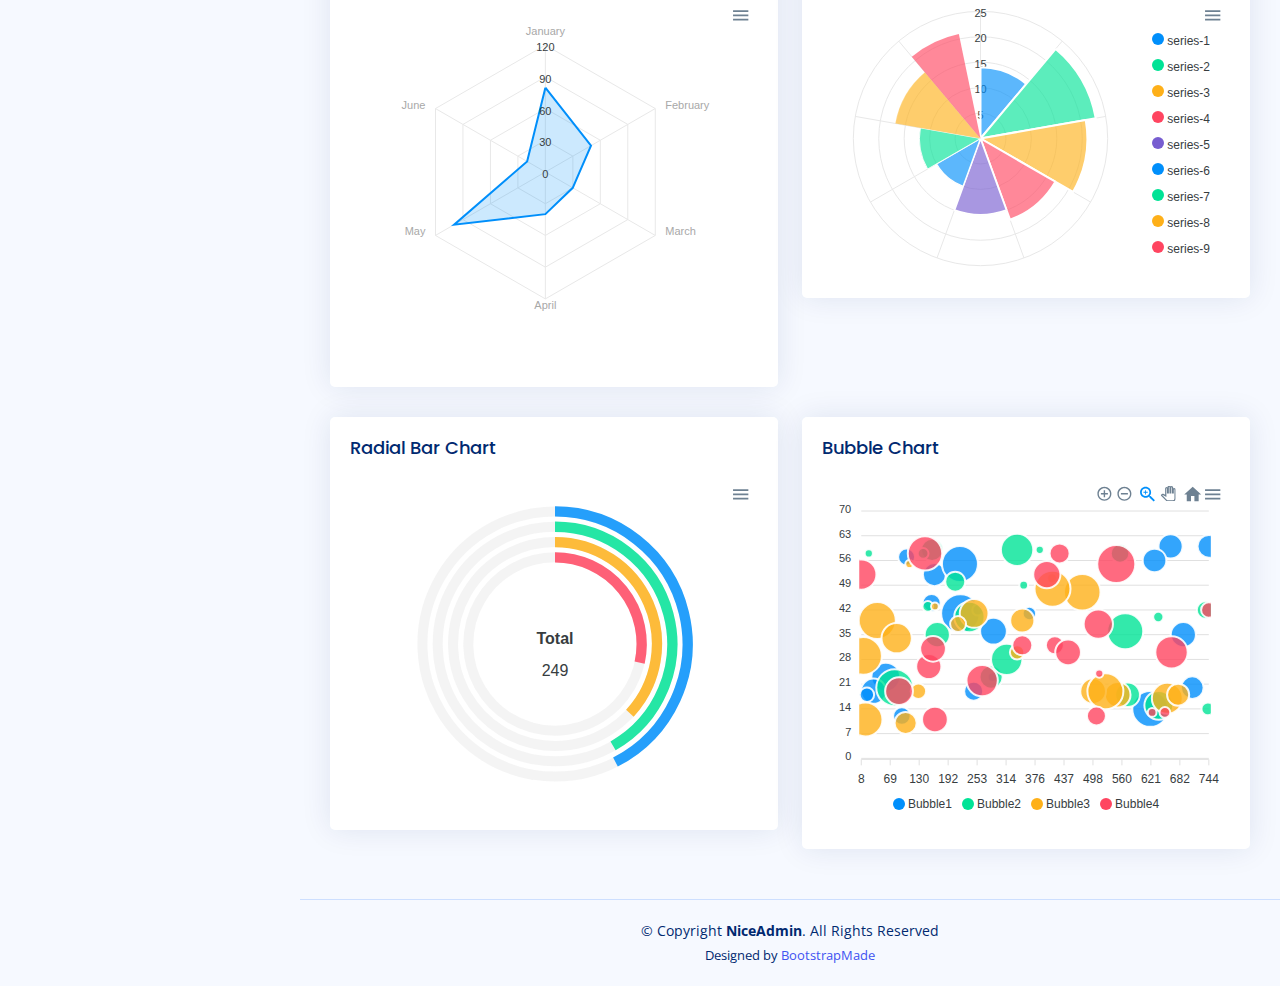
<file: charts-apexcharts.html>
<!DOCTYPE html>
<html lang="en">

<head>
  <meta charset="utf-8">
  <meta content="width=device-width, initial-scale=1.0" name="viewport">

  <title>Charts / ApexCharts - NiceAdmin Bootstrap Template</title>
  <meta content="" name="description">
  <meta content="" name="keywords">

  <!-- Favicons -->
  <link href="assets/img/favicon.png" rel="icon">
  <link href="assets/img/apple-touch-icon.png" rel="apple-touch-icon">

  <!-- Google Fonts -->
  <link href="https://fonts.gstatic.com" rel="preconnect">
  <link href="https://fonts.googleapis.com/css?family=Open+Sans:300,300i,400,400i,600,600i,700,700i|Nunito:300,300i,400,400i,600,600i,700,700i|Poppins:300,300i,400,400i,500,500i,600,600i,700,700i" rel="stylesheet">

  <!-- Vendor CSS Files -->
  <link href="assets/vendor/bootstrap/css/bootstrap.min.css" rel="stylesheet">
  <link href="assets/vendor/bootstrap-icons/bootstrap-icons.css" rel="stylesheet">
  <link href="assets/vendor/boxicons/css/boxicons.min.css" rel="stylesheet">
  <link href="assets/vendor/quill/quill.snow.css" rel="stylesheet">
  <link href="assets/vendor/quill/quill.bubble.css" rel="stylesheet">
  <link href="assets/vendor/remixicon/remixicon.css" rel="stylesheet">
  <link href="assets/vendor/simple-datatables/style.css" rel="stylesheet">

  <!-- Template Main CSS File -->
  <link href="assets/css/style.css" rel="stylesheet">

  <!-- =======================================================
  * Template Name: NiceAdmin
  * Updated: Mar 09 2023 with Bootstrap v5.2.3
  * Template URL: https://bootstrapmade.com/nice-admin-bootstrap-admin-html-template/
  * Author: BootstrapMade.com
  * License: https://bootstrapmade.com/license/
  ======================================================== -->
</head>

<body>

  <!-- ======= Header ======= -->
  <header id="header" class="header fixed-top d-flex align-items-center">

    <div class="d-flex align-items-center justify-content-between">
      <a href="index.html" class="logo d-flex align-items-center">
        <img src="assets/img/logo.png" alt="">
        <span class="d-none d-lg-block">NiceAdmin</span>
      </a>
      <i class="bi bi-list toggle-sidebar-btn"></i>
    </div><!-- End Logo -->

    <div class="search-bar">
      <form class="search-form d-flex align-items-center" method="POST" action="#">
        <input type="text" name="query" placeholder="Search" title="Enter search keyword">
        <button type="submit" title="Search"><i class="bi bi-search"></i></button>
      </form>
    </div><!-- End Search Bar -->

    <nav class="header-nav ms-auto">
      <ul class="d-flex align-items-center">

        <li class="nav-item d-block d-lg-none">
          <a class="nav-link nav-icon search-bar-toggle " href="#">
            <i class="bi bi-search"></i>
          </a>
        </li><!-- End Search Icon-->

        <li class="nav-item dropdown">

          <a class="nav-link nav-icon" href="#" data-bs-toggle="dropdown">
            <i class="bi bi-bell"></i>
            <span class="badge bg-primary badge-number">4</span>
          </a><!-- End Notification Icon -->

          <ul class="dropdown-menu dropdown-menu-end dropdown-menu-arrow notifications">
            <li class="dropdown-header">
              You have 4 new notifications
              <a href="#"><span class="badge rounded-pill bg-primary p-2 ms-2">View all</span></a>
            </li>
            <li>
              <hr class="dropdown-divider">
            </li>

            <li class="notification-item">
              <i class="bi bi-exclamation-circle text-warning"></i>
              <div>
                <h4>Lorem Ipsum</h4>
                <p>Quae dolorem earum veritatis oditseno</p>
                <p>30 min. ago</p>
              </div>
            </li>

            <li>
              <hr class="dropdown-divider">
            </li>

            <li class="notification-item">
              <i class="bi bi-x-circle text-danger"></i>
              <div>
                <h4>Atque rerum nesciunt</h4>
                <p>Quae dolorem earum veritatis oditseno</p>
                <p>1 hr. ago</p>
              </div>
            </li>

            <li>
              <hr class="dropdown-divider">
            </li>

            <li class="notification-item">
              <i class="bi bi-check-circle text-success"></i>
              <div>
                <h4>Sit rerum fuga</h4>
                <p>Quae dolorem earum veritatis oditseno</p>
                <p>2 hrs. ago</p>
              </div>
            </li>

            <li>
              <hr class="dropdown-divider">
            </li>

            <li class="notification-item">
              <i class="bi bi-info-circle text-primary"></i>
              <div>
                <h4>Dicta reprehenderit</h4>
                <p>Quae dolorem earum veritatis oditseno</p>
                <p>4 hrs. ago</p>
              </div>
            </li>

            <li>
              <hr class="dropdown-divider">
            </li>
            <li class="dropdown-footer">
              <a href="#">Show all notifications</a>
            </li>

          </ul><!-- End Notification Dropdown Items -->

        </li><!-- End Notification Nav -->

        <li class="nav-item dropdown">

          <a class="nav-link nav-icon" href="#" data-bs-toggle="dropdown">
            <i class="bi bi-chat-left-text"></i>
            <span class="badge bg-success badge-number">3</span>
          </a><!-- End Messages Icon -->

          <ul class="dropdown-menu dropdown-menu-end dropdown-menu-arrow messages">
            <li class="dropdown-header">
              You have 3 new messages
              <a href="#"><span class="badge rounded-pill bg-primary p-2 ms-2">View all</span></a>
            </li>
            <li>
              <hr class="dropdown-divider">
            </li>

            <li class="message-item">
              <a href="#">
                <img src="assets/img/messages-1.jpg" alt="" class="rounded-circle">
                <div>
                  <h4>Maria Hudson</h4>
                  <p>Velit asperiores et ducimus soluta repudiandae labore officia est ut...</p>
                  <p>4 hrs. ago</p>
                </div>
              </a>
            </li>
            <li>
              <hr class="dropdown-divider">
            </li>

            <li class="message-item">
              <a href="#">
                <img src="assets/img/messages-2.jpg" alt="" class="rounded-circle">
                <div>
                  <h4>Anna Nelson</h4>
                  <p>Velit asperiores et ducimus soluta repudiandae labore officia est ut...</p>
                  <p>6 hrs. ago</p>
                </div>
              </a>
            </li>
            <li>
              <hr class="dropdown-divider">
            </li>

            <li class="message-item">
              <a href="#">
                <img src="assets/img/messages-3.jpg" alt="" class="rounded-circle">
                <div>
                  <h4>David Muldon</h4>
                  <p>Velit asperiores et ducimus soluta repudiandae labore officia est ut...</p>
                  <p>8 hrs. ago</p>
                </div>
              </a>
            </li>
            <li>
              <hr class="dropdown-divider">
            </li>

            <li class="dropdown-footer">
              <a href="#">Show all messages</a>
            </li>

          </ul><!-- End Messages Dropdown Items -->

        </li><!-- End Messages Nav -->

        <li class="nav-item dropdown pe-3">

          <a class="nav-link nav-profile d-flex align-items-center pe-0" href="#" data-bs-toggle="dropdown">
            <img src="assets/img/profile-img.jpg" alt="Profile" class="rounded-circle">
            <span class="d-none d-md-block dropdown-toggle ps-2">K. Anderson</span>
          </a><!-- End Profile Iamge Icon -->

          <ul class="dropdown-menu dropdown-menu-end dropdown-menu-arrow profile">
            <li class="dropdown-header">
              <h6>Kevin Anderson</h6>
              <span>Web Designer</span>
            </li>
            <li>
              <hr class="dropdown-divider">
            </li>

            <li>
              <a class="dropdown-item d-flex align-items-center" href="users-profile.html">
                <i class="bi bi-person"></i>
                <span>My Profile</span>
              </a>
            </li>
            <li>
              <hr class="dropdown-divider">
            </li>

            <li>
              <a class="dropdown-item d-flex align-items-center" href="users-profile.html">
                <i class="bi bi-gear"></i>
                <span>Account Settings</span>
              </a>
            </li>
            <li>
              <hr class="dropdown-divider">
            </li>

            <li>
              <a class="dropdown-item d-flex align-items-center" href="pages-faq.html">
                <i class="bi bi-question-circle"></i>
                <span>Need Help?</span>
              </a>
            </li>
            <li>
              <hr class="dropdown-divider">
            </li>

            <li>
              <a class="dropdown-item d-flex align-items-center" href="#">
                <i class="bi bi-box-arrow-right"></i>
                <span>Sign Out</span>
              </a>
            </li>

          </ul><!-- End Profile Dropdown Items -->
        </li><!-- End Profile Nav -->

      </ul>
    </nav><!-- End Icons Navigation -->

  </header><!-- End Header -->

  <!-- ======= Sidebar ======= -->
  <aside id="sidebar" class="sidebar">

    <ul class="sidebar-nav" id="sidebar-nav">

      <li class="nav-item">
        <a class="nav-link collapsed" href="index.html">
          <i class="bi bi-grid"></i>
          <span>Dashboard</span>
        </a>
      </li><!-- End Dashboard Nav -->

      <li class="nav-item">
        <a class="nav-link collapsed" data-bs-target="#components-nav" data-bs-toggle="collapse" href="#">
          <i class="bi bi-menu-button-wide"></i><span>Components</span><i class="bi bi-chevron-down ms-auto"></i>
        </a>
        <ul id="components-nav" class="nav-content collapse " data-bs-parent="#sidebar-nav">
          <li>
            <a href="components-alerts.html">
              <i class="bi bi-circle"></i><span>Alerts</span>
            </a>
          </li>
          <li>
            <a href="components-accordion.html">
              <i class="bi bi-circle"></i><span>Accordion</span>
            </a>
          </li>
          <li>
            <a href="components-badges.html">
              <i class="bi bi-circle"></i><span>Badges</span>
            </a>
          </li>
          <li>
            <a href="components-breadcrumbs.html">
              <i class="bi bi-circle"></i><span>Breadcrumbs</span>
            </a>
          </li>
          <li>
            <a href="components-buttons.html">
              <i class="bi bi-circle"></i><span>Buttons</span>
            </a>
          </li>
          <li>
            <a href="components-cards.html">
              <i class="bi bi-circle"></i><span>Cards</span>
            </a>
          </li>
          <li>
            <a href="components-carousel.html">
              <i class="bi bi-circle"></i><span>Carousel</span>
            </a>
          </li>
          <li>
            <a href="components-list-group.html">
              <i class="bi bi-circle"></i><span>List group</span>
            </a>
          </li>
          <li>
            <a href="components-modal.html">
              <i class="bi bi-circle"></i><span>Modal</span>
            </a>
          </li>
          <li>
            <a href="components-tabs.html">
              <i class="bi bi-circle"></i><span>Tabs</span>
            </a>
          </li>
          <li>
            <a href="components-pagination.html">
              <i class="bi bi-circle"></i><span>Pagination</span>
            </a>
          </li>
          <li>
            <a href="components-progress.html">
              <i class="bi bi-circle"></i><span>Progress</span>
            </a>
          </li>
          <li>
            <a href="components-spinners.html">
              <i class="bi bi-circle"></i><span>Spinners</span>
            </a>
          </li>
          <li>
            <a href="components-tooltips.html">
              <i class="bi bi-circle"></i><span>Tooltips</span>
            </a>
          </li>
        </ul>
      </li><!-- End Components Nav -->

      <li class="nav-item">
        <a class="nav-link collapsed" data-bs-target="#forms-nav" data-bs-toggle="collapse" href="#">
          <i class="bi bi-journal-text"></i><span>Forms</span><i class="bi bi-chevron-down ms-auto"></i>
        </a>
        <ul id="forms-nav" class="nav-content collapse " data-bs-parent="#sidebar-nav">
          <li>
            <a href="forms-elements.html">
              <i class="bi bi-circle"></i><span>Form Elements</span>
            </a>
          </li>
          <li>
            <a href="forms-layouts.html">
              <i class="bi bi-circle"></i><span>Form Layouts</span>
            </a>
          </li>
          <li>
            <a href="forms-editors.html">
              <i class="bi bi-circle"></i><span>Form Editors</span>
            </a>
          </li>
          <li>
            <a href="forms-validation.html">
              <i class="bi bi-circle"></i><span>Form Validation</span>
            </a>
          </li>
        </ul>
      </li><!-- End Forms Nav -->

      <li class="nav-item">
        <a class="nav-link collapsed" data-bs-target="#tables-nav" data-bs-toggle="collapse" href="#">
          <i class="bi bi-layout-text-window-reverse"></i><span>Tables</span><i class="bi bi-chevron-down ms-auto"></i>
        </a>
        <ul id="tables-nav" class="nav-content collapse " data-bs-parent="#sidebar-nav">
          <li>
            <a href="tables-general.html">
              <i class="bi bi-circle"></i><span>General Tables</span>
            </a>
          </li>
          <li>
            <a href="tables-data.html">
              <i class="bi bi-circle"></i><span>Data Tables</span>
            </a>
          </li>
        </ul>
      </li><!-- End Tables Nav -->

      <li class="nav-item">
        <a class="nav-link " data-bs-target="#charts-nav" data-bs-toggle="collapse" href="#">
          <i class="bi bi-bar-chart"></i><span>Charts</span><i class="bi bi-chevron-down ms-auto"></i>
        </a>
        <ul id="charts-nav" class="nav-content collapse show" data-bs-parent="#sidebar-nav">
          <li>
            <a href="charts-chartjs.html">
              <i class="bi bi-circle"></i><span>Chart.js</span>
            </a>
          </li>
          <li>
            <a href="charts-apexcharts.html" class="active">
              <i class="bi bi-circle"></i><span>ApexCharts</span>
            </a>
          </li>
          <li>
            <a href="charts-echarts.html">
              <i class="bi bi-circle"></i><span>ECharts</span>
            </a>
          </li>
        </ul>
      </li><!-- End Charts Nav -->

      <li class="nav-item">
        <a class="nav-link collapsed" data-bs-target="#icons-nav" data-bs-toggle="collapse" href="#">
          <i class="bi bi-gem"></i><span>Icons</span><i class="bi bi-chevron-down ms-auto"></i>
        </a>
        <ul id="icons-nav" class="nav-content collapse " data-bs-parent="#sidebar-nav">
          <li>
            <a href="icons-bootstrap.html">
              <i class="bi bi-circle"></i><span>Bootstrap Icons</span>
            </a>
          </li>
          <li>
            <a href="icons-remix.html">
              <i class="bi bi-circle"></i><span>Remix Icons</span>
            </a>
          </li>
          <li>
            <a href="icons-boxicons.html">
              <i class="bi bi-circle"></i><span>Boxicons</span>
            </a>
          </li>
        </ul>
      </li><!-- End Icons Nav -->

      <li class="nav-heading">Pages</li>

      <li class="nav-item">
        <a class="nav-link collapsed" href="users-profile.html">
          <i class="bi bi-person"></i>
          <span>Profile</span>
        </a>
      </li><!-- End Profile Page Nav -->

      <li class="nav-item">
        <a class="nav-link collapsed" href="pages-faq.html">
          <i class="bi bi-question-circle"></i>
          <span>F.A.Q</span>
        </a>
      </li><!-- End F.A.Q Page Nav -->

      <li class="nav-item">
        <a class="nav-link collapsed" href="pages-contact.html">
          <i class="bi bi-envelope"></i>
          <span>Contact</span>
        </a>
      </li><!-- End Contact Page Nav -->

      <li class="nav-item">
        <a class="nav-link collapsed" href="pages-register.html">
          <i class="bi bi-card-list"></i>
          <span>Register</span>
        </a>
      </li><!-- End Register Page Nav -->

      <li class="nav-item">
        <a class="nav-link collapsed" href="pages-login.html">
          <i class="bi bi-box-arrow-in-right"></i>
          <span>Login</span>
        </a>
      </li><!-- End Login Page Nav -->

      <li class="nav-item">
        <a class="nav-link collapsed" href="pages-error-404.html">
          <i class="bi bi-dash-circle"></i>
          <span>Error 404</span>
        </a>
      </li><!-- End Error 404 Page Nav -->

      <li class="nav-item">
        <a class="nav-link collapsed" href="pages-blank.html">
          <i class="bi bi-file-earmark"></i>
          <span>Blank</span>
        </a>
      </li><!-- End Blank Page Nav -->

    </ul>

  </aside><!-- End Sidebar-->

  <main id="main" class="main">

    <div class="pagetitle">
      <h1>ApexCharts</h1>
      <nav>
        <ol class="breadcrumb">
          <li class="breadcrumb-item"><a href="index.html">Home</a></li>
          <li class="breadcrumb-item">Charts</li>
          <li class="breadcrumb-item active">ApexCharts</li>
        </ol>
      </nav>
    </div><!-- End Page Title -->

    <p>ApexCharts Examples. You can check the <a href="https://apexcharts.com/javascript-chart-demos/" target="_blank">official website</a> for more examples.</p>

    <section class="section">
      <div class="row">

        <div class="col-lg-6">
          <div class="card">
            <div class="card-body">
              <h5 class="card-title">Line Chart</h5>

              <!-- Line Chart -->
              <div id="lineChart"></div>

              <script>
                document.addEventListener("DOMContentLoaded", () => {
                  new ApexCharts(document.querySelector("#lineChart"), {
                    series: [{
                      name: "Desktops",
                      data: [10, 41, 35, 51, 49, 62, 69, 91, 148]
                    }],
                    chart: {
                      height: 350,
                      type: 'line',
                      zoom: {
                        enabled: false
                      }
                    },
                    dataLabels: {
                      enabled: false
                    },
                    stroke: {
                      curve: 'straight'
                    },
                    grid: {
                      row: {
                        colors: ['#f3f3f3', 'transparent'], // takes an array which will be repeated on columns
                        opacity: 0.5
                      },
                    },
                    xaxis: {
                      categories: ['Jan', 'Feb', 'Mar', 'Apr', 'May', 'Jun', 'Jul', 'Aug', 'Sep'],
                    }
                  }).render();
                });
              </script>
              <!-- End Line Chart -->

            </div>
          </div>
        </div>

        <div class="col-lg-6">
          <div class="card">
            <div class="card-body">
              <h5 class="card-title">Area Chart</h5>

              <!-- Area Chart -->
              <div id="areaChart"></div>

              <script>
                document.addEventListener("DOMContentLoaded", () => {
                  const series = {
                    "monthDataSeries1": {
                      "prices": [
                        8107.85,
                        8128.0,
                        8122.9,
                        8165.5,
                        8340.7,
                        8423.7,
                        8423.5,
                        8514.3,
                        8481.85,
                        8487.7,
                        8506.9,
                        8626.2,
                        8668.95,
                        8602.3,
                        8607.55,
                        8512.9,
                        8496.25,
                        8600.65,
                        8881.1,
                        9340.85
                      ],
                      "dates": [
                        "13 Nov 2017",
                        "14 Nov 2017",
                        "15 Nov 2017",
                        "16 Nov 2017",
                        "17 Nov 2017",
                        "20 Nov 2017",
                        "21 Nov 2017",
                        "22 Nov 2017",
                        "23 Nov 2017",
                        "24 Nov 2017",
                        "27 Nov 2017",
                        "28 Nov 2017",
                        "29 Nov 2017",
                        "30 Nov 2017",
                        "01 Dec 2017",
                        "04 Dec 2017",
                        "05 Dec 2017",
                        "06 Dec 2017",
                        "07 Dec 2017",
                        "08 Dec 2017"
                      ]
                    },
                    "monthDataSeries2": {
                      "prices": [
                        8423.7,
                        8423.5,
                        8514.3,
                        8481.85,
                        8487.7,
                        8506.9,
                        8626.2,
                        8668.95,
                        8602.3,
                        8607.55,
                        8512.9,
                        8496.25,
                        8600.65,
                        8881.1,
                        9040.85,
                        8340.7,
                        8165.5,
                        8122.9,
                        8107.85,
                        8128.0
                      ],
                      "dates": [
                        "13 Nov 2017",
                        "14 Nov 2017",
                        "15 Nov 2017",
                        "16 Nov 2017",
                        "17 Nov 2017",
                        "20 Nov 2017",
                        "21 Nov 2017",
                        "22 Nov 2017",
                        "23 Nov 2017",
                        "24 Nov 2017",
                        "27 Nov 2017",
                        "28 Nov 2017",
                        "29 Nov 2017",
                        "30 Nov 2017",
                        "01 Dec 2017",
                        "04 Dec 2017",
                        "05 Dec 2017",
                        "06 Dec 2017",
                        "07 Dec 2017",
                        "08 Dec 2017"
                      ]
                    },
                    "monthDataSeries3": {
                      "prices": [
                        7114.25,
                        7126.6,
                        7116.95,
                        7203.7,
                        7233.75,
                        7451.0,
                        7381.15,
                        7348.95,
                        7347.75,
                        7311.25,
                        7266.4,
                        7253.25,
                        7215.45,
                        7266.35,
                        7315.25,
                        7237.2,
                        7191.4,
                        7238.95,
                        7222.6,
                        7217.9,
                        7359.3,
                        7371.55,
                        7371.15,
                        7469.2,
                        7429.25,
                        7434.65,
                        7451.1,
                        7475.25,
                        7566.25,
                        7556.8,
                        7525.55,
                        7555.45,
                        7560.9,
                        7490.7,
                        7527.6,
                        7551.9,
                        7514.85,
                        7577.95,
                        7592.3,
                        7621.95,
                        7707.95,
                        7859.1,
                        7815.7,
                        7739.0,
                        7778.7,
                        7839.45,
                        7756.45,
                        7669.2,
                        7580.45,
                        7452.85,
                        7617.25,
                        7701.6,
                        7606.8,
                        7620.05,
                        7513.85,
                        7498.45,
                        7575.45,
                        7601.95,
                        7589.1,
                        7525.85,
                        7569.5,
                        7702.5,
                        7812.7,
                        7803.75,
                        7816.3,
                        7851.15,
                        7912.2,
                        7972.8,
                        8145.0,
                        8161.1,
                        8121.05,
                        8071.25,
                        8088.2,
                        8154.45,
                        8148.3,
                        8122.05,
                        8132.65,
                        8074.55,
                        7952.8,
                        7885.55,
                        7733.9,
                        7897.15,
                        7973.15,
                        7888.5,
                        7842.8,
                        7838.4,
                        7909.85,
                        7892.75,
                        7897.75,
                        7820.05,
                        7904.4,
                        7872.2,
                        7847.5,
                        7849.55,
                        7789.6,
                        7736.35,
                        7819.4,
                        7875.35,
                        7871.8,
                        8076.5,
                        8114.8,
                        8193.55,
                        8217.1,
                        8235.05,
                        8215.3,
                        8216.4,
                        8301.55,
                        8235.25,
                        8229.75,
                        8201.95,
                        8164.95,
                        8107.85,
                        8128.0,
                        8122.9,
                        8165.5,
                        8340.7,
                        8423.7,
                        8423.5,
                        8514.3,
                        8481.85,
                        8487.7,
                        8506.9,
                        8626.2
                      ],
                      "dates": [
                        "02 Jun 2017",
                        "05 Jun 2017",
                        "06 Jun 2017",
                        "07 Jun 2017",
                        "08 Jun 2017",
                        "09 Jun 2017",
                        "12 Jun 2017",
                        "13 Jun 2017",
                        "14 Jun 2017",
                        "15 Jun 2017",
                        "16 Jun 2017",
                        "19 Jun 2017",
                        "20 Jun 2017",
                        "21 Jun 2017",
                        "22 Jun 2017",
                        "23 Jun 2017",
                        "27 Jun 2017",
                        "28 Jun 2017",
                        "29 Jun 2017",
                        "30 Jun 2017",
                        "03 Jul 2017",
                        "04 Jul 2017",
                        "05 Jul 2017",
                        "06 Jul 2017",
                        "07 Jul 2017",
                        "10 Jul 2017",
                        "11 Jul 2017",
                        "12 Jul 2017",
                        "13 Jul 2017",
                        "14 Jul 2017",
                        "17 Jul 2017",
                        "18 Jul 2017",
                        "19 Jul 2017",
                        "20 Jul 2017",
                        "21 Jul 2017",
                        "24 Jul 2017",
                        "25 Jul 2017",
                        "26 Jul 2017",
                        "27 Jul 2017",
                        "28 Jul 2017",
                        "31 Jul 2017",
                        "01 Aug 2017",
                        "02 Aug 2017",
                        "03 Aug 2017",
                        "04 Aug 2017",
                        "07 Aug 2017",
                        "08 Aug 2017",
                        "09 Aug 2017",
                        "10 Aug 2017",
                        "11 Aug 2017",
                        "14 Aug 2017",
                        "16 Aug 2017",
                        "17 Aug 2017",
                        "18 Aug 2017",
                        "21 Aug 2017",
                        "22 Aug 2017",
                        "23 Aug 2017",
                        "24 Aug 2017",
                        "28 Aug 2017",
                        "29 Aug 2017",
                        "30 Aug 2017",
                        "31 Aug 2017",
                        "01 Sep 2017",
                        "04 Sep 2017",
                        "05 Sep 2017",
                        "06 Sep 2017",
                        "07 Sep 2017",
                        "08 Sep 2017",
                        "11 Sep 2017",
                        "12 Sep 2017",
                        "13 Sep 2017",
                        "14 Sep 2017",
                        "15 Sep 2017",
                        "18 Sep 2017",
                        "19 Sep 2017",
                        "20 Sep 2017",
                        "21 Sep 2017",
                        "22 Sep 2017",
                        "25 Sep 2017",
                        "26 Sep 2017",
                        "27 Sep 2017",
                        "28 Sep 2017",
                        "29 Sep 2017",
                        "03 Oct 2017",
                        "04 Oct 2017",
                        "05 Oct 2017",
                        "06 Oct 2017",
                        "09 Oct 2017",
                        "10 Oct 2017",
                        "11 Oct 2017",
                        "12 Oct 2017",
                        "13 Oct 2017",
                        "16 Oct 2017",
                        "17 Oct 2017",
                        "18 Oct 2017",
                        "19 Oct 2017",
                        "23 Oct 2017",
                        "24 Oct 2017",
                        "25 Oct 2017",
                        "26 Oct 2017",
                        "27 Oct 2017",
                        "30 Oct 2017",
                        "31 Oct 2017",
                        "01 Nov 2017",
                        "02 Nov 2017",
                        "03 Nov 2017",
                        "06 Nov 2017",
                        "07 Nov 2017",
                        "08 Nov 2017",
                        "09 Nov 2017",
                        "10 Nov 2017",
                        "13 Nov 2017",
                        "14 Nov 2017",
                        "15 Nov 2017",
                        "16 Nov 2017",
                        "17 Nov 2017",
                        "20 Nov 2017",
                        "21 Nov 2017",
                        "22 Nov 2017",
                        "23 Nov 2017",
                        "24 Nov 2017",
                        "27 Nov 2017",
                        "28 Nov 2017"
                      ]
                    }
                  }
                  new ApexCharts(document.querySelector("#areaChart"), {
                    series: [{
                      name: "STOCK ABC",
                      data: series.monthDataSeries1.prices
                    }],
                    chart: {
                      type: 'area',
                      height: 350,
                      zoom: {
                        enabled: false
                      }
                    },
                    dataLabels: {
                      enabled: false
                    },
                    stroke: {
                      curve: 'straight'
                    },
                    subtitle: {
                      text: 'Price Movements',
                      align: 'left'
                    },
                    labels: series.monthDataSeries1.dates,
                    xaxis: {
                      type: 'datetime',
                    },
                    yaxis: {
                      opposite: true
                    },
                    legend: {
                      horizontalAlign: 'left'
                    }
                  }).render();
                });
              </script>
              <!-- End Area Chart -->

            </div>
          </div>
        </div>

        <div class="col-lg-6">
          <div class="card">
            <div class="card-body">
              <h5 class="card-title">Column Chart</h5>

              <!-- Column Chart -->
              <div id="columnChart"></div>

              <script>
                document.addEventListener("DOMContentLoaded", () => {
                  new ApexCharts(document.querySelector("#columnChart"), {
                    series: [{
                      name: 'Net Profit',
                      data: [44, 55, 57, 56, 61, 58, 63, 60, 66]
                    }, {
                      name: 'Revenue',
                      data: [76, 85, 101, 98, 87, 105, 91, 114, 94]
                    }, {
                      name: 'Free Cash Flow',
                      data: [35, 41, 36, 26, 45, 48, 52, 53, 41]
                    }],
                    chart: {
                      type: 'bar',
                      height: 350
                    },
                    plotOptions: {
                      bar: {
                        horizontal: false,
                        columnWidth: '55%',
                        endingShape: 'rounded'
                      },
                    },
                    dataLabels: {
                      enabled: false
                    },
                    stroke: {
                      show: true,
                      width: 2,
                      colors: ['transparent']
                    },
                    xaxis: {
                      categories: ['Feb', 'Mar', 'Apr', 'May', 'Jun', 'Jul', 'Aug', 'Sep', 'Oct'],
                    },
                    yaxis: {
                      title: {
                        text: '$ (thousands)'
                      }
                    },
                    fill: {
                      opacity: 1
                    },
                    tooltip: {
                      y: {
                        formatter: function(val) {
                          return "$ " + val + " thousands"
                        }
                      }
                    }
                  }).render();
                });
              </script>
              <!-- End Column Chart -->

            </div>
          </div>
        </div>

        <div class="col-lg-6">
          <div class="card">
            <div class="card-body">
              <h5 class="card-title">Bar Chart</h5>

              <!-- Bar Chart -->
              <div id="barChart"></div>

              <script>
                document.addEventListener("DOMContentLoaded", () => {
                  new ApexCharts(document.querySelector("#barChart"), {
                    series: [{
                      data: [400, 430, 448, 470, 540, 580, 690, 1100, 1200, 1380]
                    }],
                    chart: {
                      type: 'bar',
                      height: 350
                    },
                    plotOptions: {
                      bar: {
                        borderRadius: 4,
                        horizontal: true,
                      }
                    },
                    dataLabels: {
                      enabled: false
                    },
                    xaxis: {
                      categories: ['South Korea', 'Canada', 'United Kingdom', 'Netherlands', 'Italy', 'France', 'Japan',
                        'United States', 'China', 'Germany'
                      ],
                    }
                  }).render();
                });
              </script>
              <!-- End Bar Chart -->

            </div>
          </div>
        </div>

        <div class="col-lg-6">
          <div class="card">
            <div class="card-body">
              <h5 class="card-title">Pie Chart</h5>

              <!-- Pie Chart -->
              <div id="pieChart"></div>

              <script>
                document.addEventListener("DOMContentLoaded", () => {
                  new ApexCharts(document.querySelector("#pieChart"), {
                    series: [44, 55, 13, 43, 22],
                    chart: {
                      height: 350,
                      type: 'pie',
                      toolbar: {
                        show: true
                      }
                    },
                    labels: ['Team A', 'Team B', 'Team C', 'Team D', 'Team E']
                  }).render();
                });
              </script>
              <!-- End Pie Chart -->

            </div>
          </div>
        </div>

        <div class="col-lg-6">
          <div class="card">
            <div class="card-body">
              <h5 class="card-title">Donut Chart</h5>

              <!-- Donut Chart -->
              <div id="donutChart"></div>

              <script>
                document.addEventListener("DOMContentLoaded", () => {
                  new ApexCharts(document.querySelector("#donutChart"), {
                    series: [44, 55, 13, 43, 22],
                    chart: {
                      height: 350,
                      type: 'donut',
                      toolbar: {
                        show: true
                      }
                    },
                    labels: ['Team A', 'Team B', 'Team C', 'Team D', 'Team E'],
                  }).render();
                });
              </script>
              <!-- End Donut Chart -->

            </div>
          </div>
        </div>

        <div class="col-lg-6">
          <div class="card">
            <div class="card-body">
              <h5 class="card-title">Radar Chart</h5>

              <!-- Radar Chart -->
              <div id="radarChart"></div>

              <script>
                document.addEventListener("DOMContentLoaded", () => {
                  new ApexCharts(document.querySelector("#radarChart"), {
                    series: [{
                      name: 'Series 1',
                      data: [80, 50, 30, 40, 100, 20],
                    }],
                    chart: {
                      height: 350,
                      type: 'radar',
                    },
                    xaxis: {
                      categories: ['January', 'February', 'March', 'April', 'May', 'June']
                    }
                  }).render();
                });
              </script>
              <!-- End Radar Chart -->

            </div>
          </div>
        </div>

        <div class="col-lg-6">
          <div class="card">
            <div class="card-body">
              <h5 class="card-title">Polar Area Chart</h5>

              <!-- Polar Area Chart -->
              <div id="polarAreaChart"></div>

              <script>
                document.addEventListener("DOMContentLoaded", () => {
                  new ApexCharts(document.querySelector("#polarAreaChart"), {
                    series: [14, 23, 21, 17, 15, 10, 12, 17, 21],
                    chart: {
                      type: 'polarArea',
                      height: 350,
                      toolbar: {
                        show: true
                      }
                    },
                    stroke: {
                      colors: ['#fff']
                    },
                    fill: {
                      opacity: 0.8
                    }
                  }).render();
                });
              </script>
              <!-- End Polar Area Chart -->

            </div>
          </div>
        </div>

        <div class="col-lg-6">
          <div class="card">
            <div class="card-body">
              <h5 class="card-title">Radial Bar Chart</h5>

              <!-- Radial Bar Chart -->
              <div id="radialBarChart"></div>

              <script>
                document.addEventListener("DOMContentLoaded", () => {
                  new ApexCharts(document.querySelector("#radialBarChart"), {
                    series: [44, 55, 67, 83],
                    chart: {
                      height: 350,
                      type: 'radialBar',
                      toolbar: {
                        show: true
                      }
                    },
                    plotOptions: {
                      radialBar: {
                        dataLabels: {
                          name: {
                            fontSize: '22px',
                          },
                          value: {
                            fontSize: '16px',
                          },
                          total: {
                            show: true,
                            label: 'Total',
                            formatter: function(w) {
                              // By default this function returns the average of all series. The below is just an example to show the use of custom formatter function
                              return 249
                            }
                          }
                        }
                      }
                    },
                    labels: ['Apples', 'Oranges', 'Bananas', 'Berries'],
                  }).render();
                });
              </script>
              <!-- End Radial Bar Chart -->

            </div>
          </div>
        </div>

        <div class="col-lg-6">
          <div class="card">
            <div class="card-body">
              <h5 class="card-title">Bubble Chart</h5>

              <!-- Bubble Chart -->
              <div id="bubbleChart"></div>

              <script>
                document.addEventListener("DOMContentLoaded", () => {
                  function generateData(baseval, count, yrange) {
                    var i = 0;
                    var series = [];
                    while (i < count) {
                      var x = Math.floor(Math.random() * (750 - 1 + 1)) + 1;;
                      var y = Math.floor(Math.random() * (yrange.max - yrange.min + 1)) + yrange.min;
                      var z = Math.floor(Math.random() * (75 - 15 + 1)) + 15;
                      series.push([x, y, z]);
                      baseval += 86400000;
                      i++;
                    }
                    return series;
                  }
                  new ApexCharts(document.querySelector("#bubbleChart"), {
                    series: [{
                        name: 'Bubble1',
                        data: generateData(new Date('11 Feb 2017 GMT').getTime(), 20, {
                          min: 10,
                          max: 60
                        })
                      },
                      {
                        name: 'Bubble2',
                        data: generateData(new Date('11 Feb 2017 GMT').getTime(), 20, {
                          min: 10,
                          max: 60
                        })
                      },
                      {
                        name: 'Bubble3',
                        data: generateData(new Date('11 Feb 2017 GMT').getTime(), 20, {
                          min: 10,
                          max: 60
                        })
                      },
                      {
                        name: 'Bubble4',
                        data: generateData(new Date('11 Feb 2017 GMT').getTime(), 20, {
                          min: 10,
                          max: 60
                        })
                      }
                    ],
                    chart: {
                      height: 333,
                      type: 'bubble',
                    },
                    dataLabels: {
                      enabled: false
                    },
                    fill: {
                      opacity: 0.8
                    },
                    xaxis: {
                      tickAmount: 12,
                      type: 'category',
                    },
                    yaxis: {
                      max: 70
                    }
                  }).render();
                });
              </script>
              <!-- End Bubble Chart -->

            </div>
          </div>
        </div>

      </div>
    </section>

  </main><!-- End #main -->

  <!-- ======= Footer ======= -->
  <footer id="footer" class="footer">
    <div class="copyright">
      &copy; Copyright <strong><span>NiceAdmin</span></strong>. All Rights Reserved
    </div>
    <div class="credits">
      <!-- All the links in the footer should remain intact. -->
      <!-- You can delete the links only if you purchased the pro version. -->
      <!-- Licensing information: https://bootstrapmade.com/license/ -->
      <!-- Purchase the pro version with working PHP/AJAX contact form: https://bootstrapmade.com/nice-admin-bootstrap-admin-html-template/ -->
      Designed by <a href="https://bootstrapmade.com/">BootstrapMade</a>
    </div>
  </footer><!-- End Footer -->

  <a href="#" class="back-to-top d-flex align-items-center justify-content-center"><i class="bi bi-arrow-up-short"></i></a>

  <!-- Vendor JS Files -->
  <script src="assets/vendor/apexcharts/apexcharts.min.js"></script>
  <script src="assets/vendor/bootstrap/js/bootstrap.bundle.min.js"></script>
  <script src="assets/vendor/chart.js/chart.umd.js"></script>
  <script src="assets/vendor/echarts/echarts.min.js"></script>
  <script src="assets/vendor/quill/quill.min.js"></script>
  <script src="assets/vendor/simple-datatables/simple-datatables.js"></script>
  <script src="assets/vendor/tinymce/tinymce.min.js"></script>
  <script src="assets/vendor/php-email-form/validate.js"></script>

  <!-- Template Main JS File -->
  <script src="assets/js/main.js"></script>

</body>

</html>
</file>
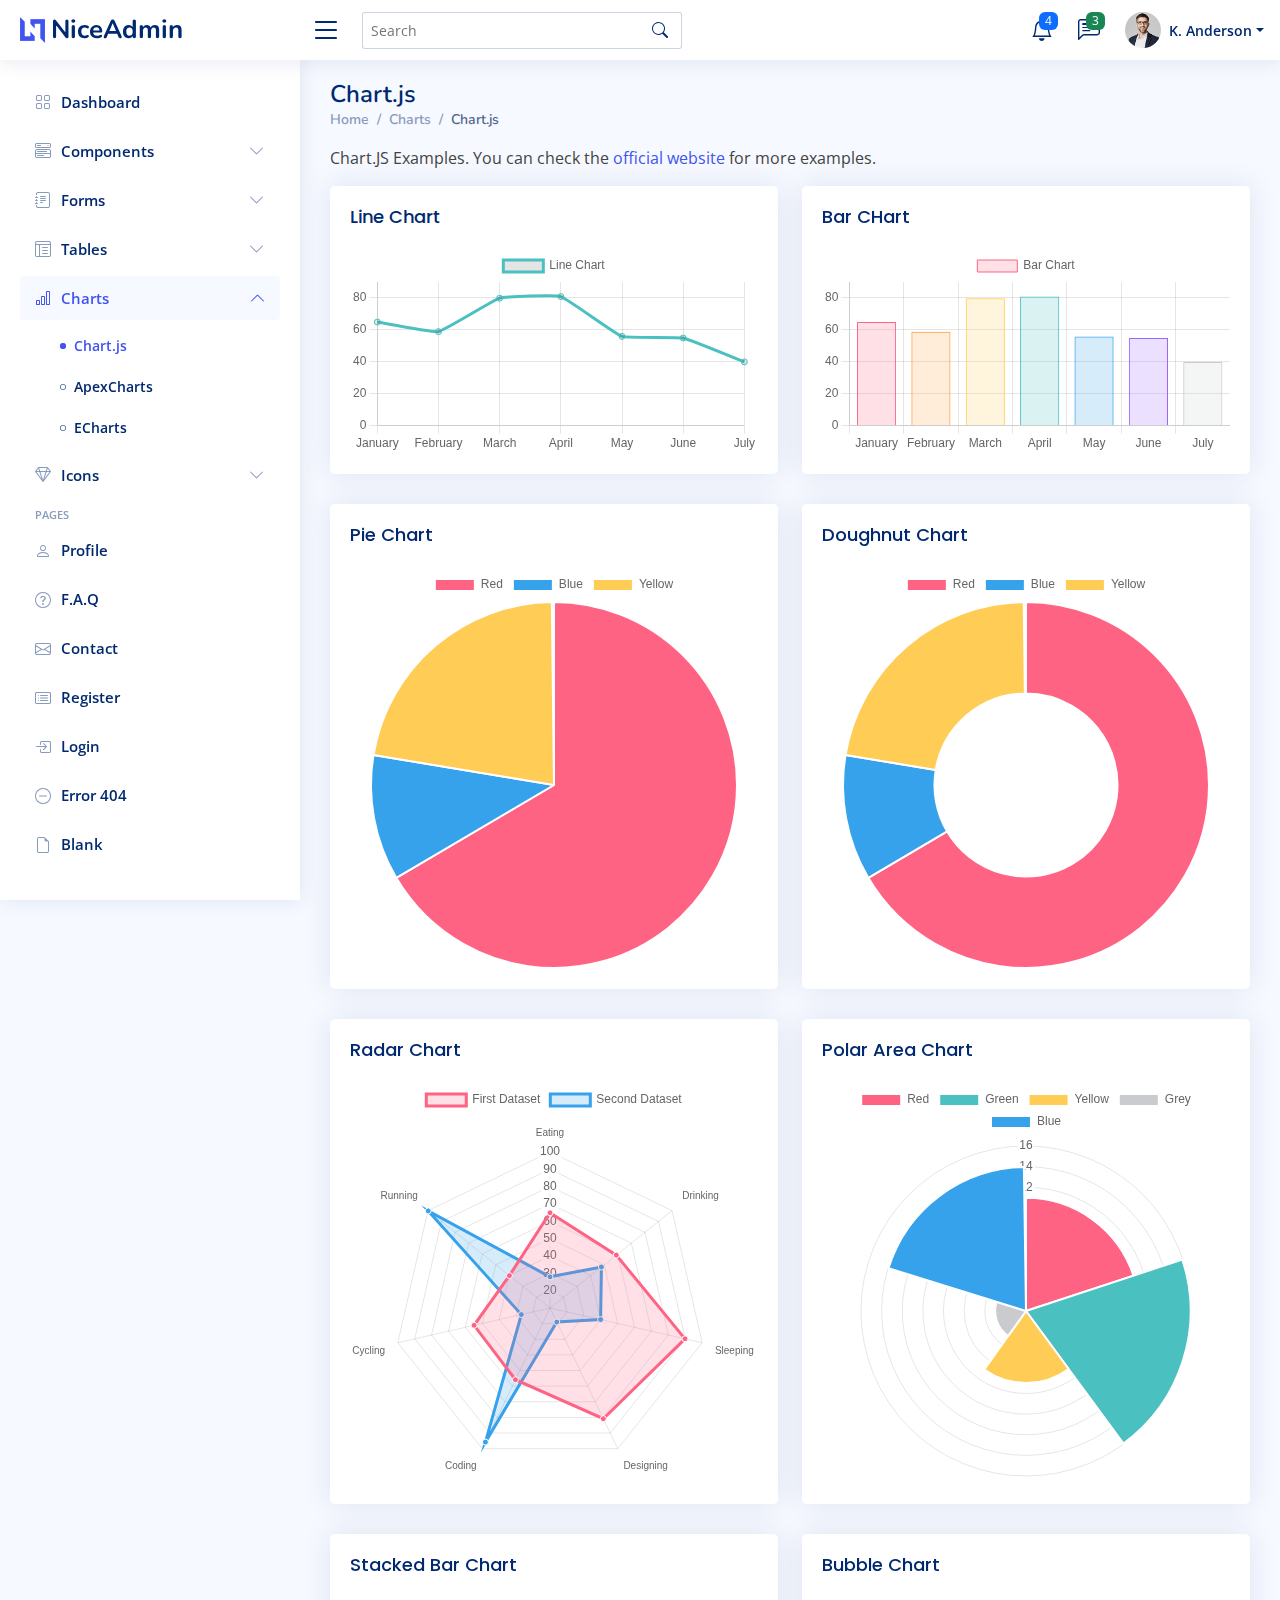
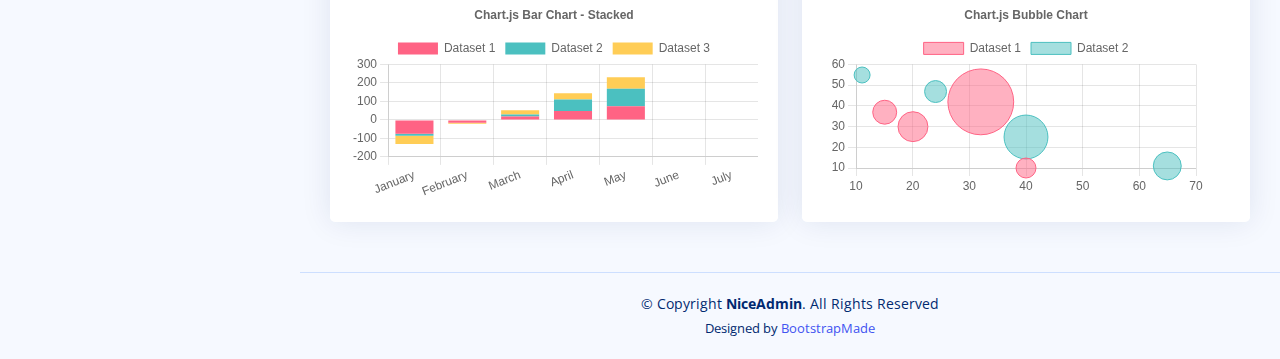
<file: charts-chartjs.html>
<!DOCTYPE html>
<html lang="en">

<head>
  <meta charset="utf-8">
  <meta content="width=device-width, initial-scale=1.0" name="viewport">

  <title>Charts / Chart.js - NiceAdmin Bootstrap Template</title>
  <meta content="" name="description">
  <meta content="" name="keywords">

  <!-- Favicons -->
  <link href="assets/img/favicon.png" rel="icon">
  <link href="assets/img/apple-touch-icon.png" rel="apple-touch-icon">

  <!-- Google Fonts -->
  <link href="https://fonts.gstatic.com" rel="preconnect">
  <link href="https://fonts.googleapis.com/css?family=Open+Sans:300,300i,400,400i,600,600i,700,700i|Nunito:300,300i,400,400i,600,600i,700,700i|Poppins:300,300i,400,400i,500,500i,600,600i,700,700i" rel="stylesheet">

  <!-- Vendor CSS Files -->
  <link href="assets/vendor/bootstrap/css/bootstrap.min.css" rel="stylesheet">
  <link href="assets/vendor/bootstrap-icons/bootstrap-icons.css" rel="stylesheet">
  <link href="assets/vendor/boxicons/css/boxicons.min.css" rel="stylesheet">
  <link href="assets/vendor/quill/quill.snow.css" rel="stylesheet">
  <link href="assets/vendor/quill/quill.bubble.css" rel="stylesheet">
  <link href="assets/vendor/remixicon/remixicon.css" rel="stylesheet">
  <link href="assets/vendor/simple-datatables/style.css" rel="stylesheet">

  <!-- Template Main CSS File -->
  <link href="assets/css/style.css" rel="stylesheet">

  <!-- =======================================================
  * Template Name: NiceAdmin
  * Updated: Mar 09 2023 with Bootstrap v5.2.3
  * Template URL: https://bootstrapmade.com/nice-admin-bootstrap-admin-html-template/
  * Author: BootstrapMade.com
  * License: https://bootstrapmade.com/license/
  ======================================================== -->
</head>

<body>

  <!-- ======= Header ======= -->
  <header id="header" class="header fixed-top d-flex align-items-center">

    <div class="d-flex align-items-center justify-content-between">
      <a href="index.html" class="logo d-flex align-items-center">
        <img src="assets/img/logo.png" alt="">
        <span class="d-none d-lg-block">NiceAdmin</span>
      </a>
      <i class="bi bi-list toggle-sidebar-btn"></i>
    </div><!-- End Logo -->

    <div class="search-bar">
      <form class="search-form d-flex align-items-center" method="POST" action="#">
        <input type="text" name="query" placeholder="Search" title="Enter search keyword">
        <button type="submit" title="Search"><i class="bi bi-search"></i></button>
      </form>
    </div><!-- End Search Bar -->

    <nav class="header-nav ms-auto">
      <ul class="d-flex align-items-center">

        <li class="nav-item d-block d-lg-none">
          <a class="nav-link nav-icon search-bar-toggle " href="#">
            <i class="bi bi-search"></i>
          </a>
        </li><!-- End Search Icon-->

        <li class="nav-item dropdown">

          <a class="nav-link nav-icon" href="#" data-bs-toggle="dropdown">
            <i class="bi bi-bell"></i>
            <span class="badge bg-primary badge-number">4</span>
          </a><!-- End Notification Icon -->

          <ul class="dropdown-menu dropdown-menu-end dropdown-menu-arrow notifications">
            <li class="dropdown-header">
              You have 4 new notifications
              <a href="#"><span class="badge rounded-pill bg-primary p-2 ms-2">View all</span></a>
            </li>
            <li>
              <hr class="dropdown-divider">
            </li>

            <li class="notification-item">
              <i class="bi bi-exclamation-circle text-warning"></i>
              <div>
                <h4>Lorem Ipsum</h4>
                <p>Quae dolorem earum veritatis oditseno</p>
                <p>30 min. ago</p>
              </div>
            </li>

            <li>
              <hr class="dropdown-divider">
            </li>

            <li class="notification-item">
              <i class="bi bi-x-circle text-danger"></i>
              <div>
                <h4>Atque rerum nesciunt</h4>
                <p>Quae dolorem earum veritatis oditseno</p>
                <p>1 hr. ago</p>
              </div>
            </li>

            <li>
              <hr class="dropdown-divider">
            </li>

            <li class="notification-item">
              <i class="bi bi-check-circle text-success"></i>
              <div>
                <h4>Sit rerum fuga</h4>
                <p>Quae dolorem earum veritatis oditseno</p>
                <p>2 hrs. ago</p>
              </div>
            </li>

            <li>
              <hr class="dropdown-divider">
            </li>

            <li class="notification-item">
              <i class="bi bi-info-circle text-primary"></i>
              <div>
                <h4>Dicta reprehenderit</h4>
                <p>Quae dolorem earum veritatis oditseno</p>
                <p>4 hrs. ago</p>
              </div>
            </li>

            <li>
              <hr class="dropdown-divider">
            </li>
            <li class="dropdown-footer">
              <a href="#">Show all notifications</a>
            </li>

          </ul><!-- End Notification Dropdown Items -->

        </li><!-- End Notification Nav -->

        <li class="nav-item dropdown">

          <a class="nav-link nav-icon" href="#" data-bs-toggle="dropdown">
            <i class="bi bi-chat-left-text"></i>
            <span class="badge bg-success badge-number">3</span>
          </a><!-- End Messages Icon -->

          <ul class="dropdown-menu dropdown-menu-end dropdown-menu-arrow messages">
            <li class="dropdown-header">
              You have 3 new messages
              <a href="#"><span class="badge rounded-pill bg-primary p-2 ms-2">View all</span></a>
            </li>
            <li>
              <hr class="dropdown-divider">
            </li>

            <li class="message-item">
              <a href="#">
                <img src="assets/img/messages-1.jpg" alt="" class="rounded-circle">
                <div>
                  <h4>Maria Hudson</h4>
                  <p>Velit asperiores et ducimus soluta repudiandae labore officia est ut...</p>
                  <p>4 hrs. ago</p>
                </div>
              </a>
            </li>
            <li>
              <hr class="dropdown-divider">
            </li>

            <li class="message-item">
              <a href="#">
                <img src="assets/img/messages-2.jpg" alt="" class="rounded-circle">
                <div>
                  <h4>Anna Nelson</h4>
                  <p>Velit asperiores et ducimus soluta repudiandae labore officia est ut...</p>
                  <p>6 hrs. ago</p>
                </div>
              </a>
            </li>
            <li>
              <hr class="dropdown-divider">
            </li>

            <li class="message-item">
              <a href="#">
                <img src="assets/img/messages-3.jpg" alt="" class="rounded-circle">
                <div>
                  <h4>David Muldon</h4>
                  <p>Velit asperiores et ducimus soluta repudiandae labore officia est ut...</p>
                  <p>8 hrs. ago</p>
                </div>
              </a>
            </li>
            <li>
              <hr class="dropdown-divider">
            </li>

            <li class="dropdown-footer">
              <a href="#">Show all messages</a>
            </li>

          </ul><!-- End Messages Dropdown Items -->

        </li><!-- End Messages Nav -->

        <li class="nav-item dropdown pe-3">

          <a class="nav-link nav-profile d-flex align-items-center pe-0" href="#" data-bs-toggle="dropdown">
            <img src="assets/img/profile-img.jpg" alt="Profile" class="rounded-circle">
            <span class="d-none d-md-block dropdown-toggle ps-2">K. Anderson</span>
          </a><!-- End Profile Iamge Icon -->

          <ul class="dropdown-menu dropdown-menu-end dropdown-menu-arrow profile">
            <li class="dropdown-header">
              <h6>Kevin Anderson</h6>
              <span>Web Designer</span>
            </li>
            <li>
              <hr class="dropdown-divider">
            </li>

            <li>
              <a class="dropdown-item d-flex align-items-center" href="users-profile.html">
                <i class="bi bi-person"></i>
                <span>My Profile</span>
              </a>
            </li>
            <li>
              <hr class="dropdown-divider">
            </li>

            <li>
              <a class="dropdown-item d-flex align-items-center" href="users-profile.html">
                <i class="bi bi-gear"></i>
                <span>Account Settings</span>
              </a>
            </li>
            <li>
              <hr class="dropdown-divider">
            </li>

            <li>
              <a class="dropdown-item d-flex align-items-center" href="pages-faq.html">
                <i class="bi bi-question-circle"></i>
                <span>Need Help?</span>
              </a>
            </li>
            <li>
              <hr class="dropdown-divider">
            </li>

            <li>
              <a class="dropdown-item d-flex align-items-center" href="#">
                <i class="bi bi-box-arrow-right"></i>
                <span>Sign Out</span>
              </a>
            </li>

          </ul><!-- End Profile Dropdown Items -->
        </li><!-- End Profile Nav -->

      </ul>
    </nav><!-- End Icons Navigation -->

  </header><!-- End Header -->

  <!-- ======= Sidebar ======= -->
  <aside id="sidebar" class="sidebar">

    <ul class="sidebar-nav" id="sidebar-nav">

      <li class="nav-item">
        <a class="nav-link collapsed" href="index.html">
          <i class="bi bi-grid"></i>
          <span>Dashboard</span>
        </a>
      </li><!-- End Dashboard Nav -->

      <li class="nav-item">
        <a class="nav-link collapsed" data-bs-target="#components-nav" data-bs-toggle="collapse" href="#">
          <i class="bi bi-menu-button-wide"></i><span>Components</span><i class="bi bi-chevron-down ms-auto"></i>
        </a>
        <ul id="components-nav" class="nav-content collapse " data-bs-parent="#sidebar-nav">
          <li>
            <a href="components-alerts.html">
              <i class="bi bi-circle"></i><span>Alerts</span>
            </a>
          </li>
          <li>
            <a href="components-accordion.html">
              <i class="bi bi-circle"></i><span>Accordion</span>
            </a>
          </li>
          <li>
            <a href="components-badges.html">
              <i class="bi bi-circle"></i><span>Badges</span>
            </a>
          </li>
          <li>
            <a href="components-breadcrumbs.html">
              <i class="bi bi-circle"></i><span>Breadcrumbs</span>
            </a>
          </li>
          <li>
            <a href="components-buttons.html">
              <i class="bi bi-circle"></i><span>Buttons</span>
            </a>
          </li>
          <li>
            <a href="components-cards.html">
              <i class="bi bi-circle"></i><span>Cards</span>
            </a>
          </li>
          <li>
            <a href="components-carousel.html">
              <i class="bi bi-circle"></i><span>Carousel</span>
            </a>
          </li>
          <li>
            <a href="components-list-group.html">
              <i class="bi bi-circle"></i><span>List group</span>
            </a>
          </li>
          <li>
            <a href="components-modal.html">
              <i class="bi bi-circle"></i><span>Modal</span>
            </a>
          </li>
          <li>
            <a href="components-tabs.html">
              <i class="bi bi-circle"></i><span>Tabs</span>
            </a>
          </li>
          <li>
            <a href="components-pagination.html">
              <i class="bi bi-circle"></i><span>Pagination</span>
            </a>
          </li>
          <li>
            <a href="components-progress.html">
              <i class="bi bi-circle"></i><span>Progress</span>
            </a>
          </li>
          <li>
            <a href="components-spinners.html">
              <i class="bi bi-circle"></i><span>Spinners</span>
            </a>
          </li>
          <li>
            <a href="components-tooltips.html">
              <i class="bi bi-circle"></i><span>Tooltips</span>
            </a>
          </li>
        </ul>
      </li><!-- End Components Nav -->

      <li class="nav-item">
        <a class="nav-link collapsed" data-bs-target="#forms-nav" data-bs-toggle="collapse" href="#">
          <i class="bi bi-journal-text"></i><span>Forms</span><i class="bi bi-chevron-down ms-auto"></i>
        </a>
        <ul id="forms-nav" class="nav-content collapse " data-bs-parent="#sidebar-nav">
          <li>
            <a href="forms-elements.html">
              <i class="bi bi-circle"></i><span>Form Elements</span>
            </a>
          </li>
          <li>
            <a href="forms-layouts.html">
              <i class="bi bi-circle"></i><span>Form Layouts</span>
            </a>
          </li>
          <li>
            <a href="forms-editors.html">
              <i class="bi bi-circle"></i><span>Form Editors</span>
            </a>
          </li>
          <li>
            <a href="forms-validation.html">
              <i class="bi bi-circle"></i><span>Form Validation</span>
            </a>
          </li>
        </ul>
      </li><!-- End Forms Nav -->

      <li class="nav-item">
        <a class="nav-link collapsed" data-bs-target="#tables-nav" data-bs-toggle="collapse" href="#">
          <i class="bi bi-layout-text-window-reverse"></i><span>Tables</span><i class="bi bi-chevron-down ms-auto"></i>
        </a>
        <ul id="tables-nav" class="nav-content collapse " data-bs-parent="#sidebar-nav">
          <li>
            <a href="tables-general.html">
              <i class="bi bi-circle"></i><span>General Tables</span>
            </a>
          </li>
          <li>
            <a href="tables-data.html">
              <i class="bi bi-circle"></i><span>Data Tables</span>
            </a>
          </li>
        </ul>
      </li><!-- End Tables Nav -->

      <li class="nav-item">
        <a class="nav-link " data-bs-target="#charts-nav" data-bs-toggle="collapse" href="#">
          <i class="bi bi-bar-chart"></i><span>Charts</span><i class="bi bi-chevron-down ms-auto"></i>
        </a>
        <ul id="charts-nav" class="nav-content collapse show" data-bs-parent="#sidebar-nav">
          <li>
            <a href="charts-chartjs.html" class="active">
              <i class="bi bi-circle"></i><span>Chart.js</span>
            </a>
          </li>
          <li>
            <a href="charts-apexcharts.html">
              <i class="bi bi-circle"></i><span>ApexCharts</span>
            </a>
          </li>
          <li>
            <a href="charts-echarts.html">
              <i class="bi bi-circle"></i><span>ECharts</span>
            </a>
          </li>
        </ul>
      </li><!-- End Charts Nav -->

      <li class="nav-item">
        <a class="nav-link collapsed" data-bs-target="#icons-nav" data-bs-toggle="collapse" href="#">
          <i class="bi bi-gem"></i><span>Icons</span><i class="bi bi-chevron-down ms-auto"></i>
        </a>
        <ul id="icons-nav" class="nav-content collapse " data-bs-parent="#sidebar-nav">
          <li>
            <a href="icons-bootstrap.html">
              <i class="bi bi-circle"></i><span>Bootstrap Icons</span>
            </a>
          </li>
          <li>
            <a href="icons-remix.html">
              <i class="bi bi-circle"></i><span>Remix Icons</span>
            </a>
          </li>
          <li>
            <a href="icons-boxicons.html">
              <i class="bi bi-circle"></i><span>Boxicons</span>
            </a>
          </li>
        </ul>
      </li><!-- End Icons Nav -->

      <li class="nav-heading">Pages</li>

      <li class="nav-item">
        <a class="nav-link collapsed" href="users-profile.html">
          <i class="bi bi-person"></i>
          <span>Profile</span>
        </a>
      </li><!-- End Profile Page Nav -->

      <li class="nav-item">
        <a class="nav-link collapsed" href="pages-faq.html">
          <i class="bi bi-question-circle"></i>
          <span>F.A.Q</span>
        </a>
      </li><!-- End F.A.Q Page Nav -->

      <li class="nav-item">
        <a class="nav-link collapsed" href="pages-contact.html">
          <i class="bi bi-envelope"></i>
          <span>Contact</span>
        </a>
      </li><!-- End Contact Page Nav -->

      <li class="nav-item">
        <a class="nav-link collapsed" href="pages-register.html">
          <i class="bi bi-card-list"></i>
          <span>Register</span>
        </a>
      </li><!-- End Register Page Nav -->

      <li class="nav-item">
        <a class="nav-link collapsed" href="pages-login.html">
          <i class="bi bi-box-arrow-in-right"></i>
          <span>Login</span>
        </a>
      </li><!-- End Login Page Nav -->

      <li class="nav-item">
        <a class="nav-link collapsed" href="pages-error-404.html">
          <i class="bi bi-dash-circle"></i>
          <span>Error 404</span>
        </a>
      </li><!-- End Error 404 Page Nav -->

      <li class="nav-item">
        <a class="nav-link collapsed" href="pages-blank.html">
          <i class="bi bi-file-earmark"></i>
          <span>Blank</span>
        </a>
      </li><!-- End Blank Page Nav -->

    </ul>

  </aside><!-- End Sidebar-->

  <main id="main" class="main">

    <div class="pagetitle">
      <h1>Chart.js</h1>
      <nav>
        <ol class="breadcrumb">
          <li class="breadcrumb-item"><a href="index.html">Home</a></li>
          <li class="breadcrumb-item">Charts</li>
          <li class="breadcrumb-item active">Chart.js</li>
        </ol>
      </nav>
    </div><!-- End Page Title -->

    <p>Chart.JS Examples. You can check the <a href="https://www.chartjs.org/docs/latest/samples/" target="_blank">official website</a> for more examples.</p>

    <section class="section">
      <div class="row">

        <div class="col-lg-6">
          <div class="card">
            <div class="card-body">
              <h5 class="card-title">Line Chart</h5>

              <!-- Line Chart -->
              <canvas id="lineChart" style="max-height: 400px;"></canvas>
              <script>
                document.addEventListener("DOMContentLoaded", () => {
                  new Chart(document.querySelector('#lineChart'), {
                    type: 'line',
                    data: {
                      labels: ['January', 'February', 'March', 'April', 'May', 'June', 'July'],
                      datasets: [{
                        label: 'Line Chart',
                        data: [65, 59, 80, 81, 56, 55, 40],
                        fill: false,
                        borderColor: 'rgb(75, 192, 192)',
                        tension: 0.1
                      }]
                    },
                    options: {
                      scales: {
                        y: {
                          beginAtZero: true
                        }
                      }
                    }
                  });
                });
              </script>
              <!-- End Line CHart -->

            </div>
          </div>
        </div>

        <div class="col-lg-6">
          <div class="card">
            <div class="card-body">
              <h5 class="card-title">Bar CHart</h5>

              <!-- Bar Chart -->
              <canvas id="barChart" style="max-height: 400px;"></canvas>
              <script>
                document.addEventListener("DOMContentLoaded", () => {
                  new Chart(document.querySelector('#barChart'), {
                    type: 'bar',
                    data: {
                      labels: ['January', 'February', 'March', 'April', 'May', 'June', 'July'],
                      datasets: [{
                        label: 'Bar Chart',
                        data: [65, 59, 80, 81, 56, 55, 40],
                        backgroundColor: [
                          'rgba(255, 99, 132, 0.2)',
                          'rgba(255, 159, 64, 0.2)',
                          'rgba(255, 205, 86, 0.2)',
                          'rgba(75, 192, 192, 0.2)',
                          'rgba(54, 162, 235, 0.2)',
                          'rgba(153, 102, 255, 0.2)',
                          'rgba(201, 203, 207, 0.2)'
                        ],
                        borderColor: [
                          'rgb(255, 99, 132)',
                          'rgb(255, 159, 64)',
                          'rgb(255, 205, 86)',
                          'rgb(75, 192, 192)',
                          'rgb(54, 162, 235)',
                          'rgb(153, 102, 255)',
                          'rgb(201, 203, 207)'
                        ],
                        borderWidth: 1
                      }]
                    },
                    options: {
                      scales: {
                        y: {
                          beginAtZero: true
                        }
                      }
                    }
                  });
                });
              </script>
              <!-- End Bar CHart -->

            </div>
          </div>
        </div>

        <div class="col-lg-6">
          <div class="card">
            <div class="card-body">
              <h5 class="card-title">Pie Chart</h5>

              <!-- Pie Chart -->
              <canvas id="pieChart" style="max-height: 400px;"></canvas>
              <script>
                document.addEventListener("DOMContentLoaded", () => {
                  new Chart(document.querySelector('#pieChart'), {
                    type: 'pie',
                    data: {
                      labels: [
                        'Red',
                        'Blue',
                        'Yellow'
                      ],
                      datasets: [{
                        label: 'My First Dataset',
                        data: [300, 50, 100],
                        backgroundColor: [
                          'rgb(255, 99, 132)',
                          'rgb(54, 162, 235)',
                          'rgb(255, 205, 86)'
                        ],
                        hoverOffset: 4
                      }]
                    }
                  });
                });
              </script>
              <!-- End Pie CHart -->

            </div>
          </div>
        </div>

        <div class="col-lg-6">
          <div class="card">
            <div class="card-body">
              <h5 class="card-title">Doughnut Chart</h5>

              <!-- Doughnut Chart -->
              <canvas id="doughnutChart" style="max-height: 400px;"></canvas>
              <script>
                document.addEventListener("DOMContentLoaded", () => {
                  new Chart(document.querySelector('#doughnutChart'), {
                    type: 'doughnut',
                    data: {
                      labels: [
                        'Red',
                        'Blue',
                        'Yellow'
                      ],
                      datasets: [{
                        label: 'My First Dataset',
                        data: [300, 50, 100],
                        backgroundColor: [
                          'rgb(255, 99, 132)',
                          'rgb(54, 162, 235)',
                          'rgb(255, 205, 86)'
                        ],
                        hoverOffset: 4
                      }]
                    }
                  });
                });
              </script>
              <!-- End Doughnut CHart -->

            </div>
          </div>
        </div>

        <div class="col-lg-6">
          <div class="card">
            <div class="card-body">
              <h5 class="card-title">Radar Chart</h5>

              <!-- Radar Chart -->
              <canvas id="radarChart" style="max-height: 400px;"></canvas>
              <script>
                document.addEventListener("DOMContentLoaded", () => {
                  new Chart(document.querySelector('#radarChart'), {
                    type: 'radar',
                    data: {
                      labels: [
                        'Eating',
                        'Drinking',
                        'Sleeping',
                        'Designing',
                        'Coding',
                        'Cycling',
                        'Running'
                      ],
                      datasets: [{
                        label: 'First Dataset',
                        data: [65, 59, 90, 81, 56, 55, 40],
                        fill: true,
                        backgroundColor: 'rgba(255, 99, 132, 0.2)',
                        borderColor: 'rgb(255, 99, 132)',
                        pointBackgroundColor: 'rgb(255, 99, 132)',
                        pointBorderColor: '#fff',
                        pointHoverBackgroundColor: '#fff',
                        pointHoverBorderColor: 'rgb(255, 99, 132)'
                      }, {
                        label: 'Second Dataset',
                        data: [28, 48, 40, 19, 96, 27, 100],
                        fill: true,
                        backgroundColor: 'rgba(54, 162, 235, 0.2)',
                        borderColor: 'rgb(54, 162, 235)',
                        pointBackgroundColor: 'rgb(54, 162, 235)',
                        pointBorderColor: '#fff',
                        pointHoverBackgroundColor: '#fff',
                        pointHoverBorderColor: 'rgb(54, 162, 235)'
                      }]
                    },
                    options: {
                      elements: {
                        line: {
                          borderWidth: 3
                        }
                      }
                    }
                  });
                });
              </script>
              <!-- End Radar CHart -->

            </div>
          </div>
        </div>

        <div class="col-lg-6">
          <div class="card">
            <div class="card-body">
              <h5 class="card-title">Polar Area Chart</h5>

              <!-- Polar Area Chart -->
              <canvas id="polarAreaChart" style="max-height: 400px;"></canvas>
              <script>
                document.addEventListener("DOMContentLoaded", () => {
                  new Chart(document.querySelector('#polarAreaChart'), {
                    type: 'polarArea',
                    data: {
                      labels: [
                        'Red',
                        'Green',
                        'Yellow',
                        'Grey',
                        'Blue'
                      ],
                      datasets: [{
                        label: 'My First Dataset',
                        data: [11, 16, 7, 3, 14],
                        backgroundColor: [
                          'rgb(255, 99, 132)',
                          'rgb(75, 192, 192)',
                          'rgb(255, 205, 86)',
                          'rgb(201, 203, 207)',
                          'rgb(54, 162, 235)'
                        ]
                      }]
                    }
                  });
                });
              </script>
              <!-- End Polar Area Chart -->

            </div>
          </div>
        </div>

        <div class="col-lg-6">
          <div class="card">
            <div class="card-body">
              <h5 class="card-title">Stacked Bar Chart</h5>

              <!-- Stacked Bar Chart -->
              <canvas id="stakedBarChart" style="max-height: 400px;"></canvas>
              <script>
                document.addEventListener("DOMContentLoaded", () => {
                  new Chart(document.querySelector('#stakedBarChart'), {
                    type: 'bar',
                    data: {
                      labels: ['January', 'February', 'March', 'April', 'May', 'June', 'July'],
                      datasets: [{
                          label: 'Dataset 1',
                          data: [-75, -15, 18, 48, 74],
                          backgroundColor: 'rgb(255, 99, 132)',
                        },
                        {
                          label: 'Dataset 2',
                          data: [-11, -1, 12, 62, 95],
                          backgroundColor: 'rgb(75, 192, 192)',
                        },
                        {
                          label: 'Dataset 3',
                          data: [-44, -5, 22, 35, 62],
                          backgroundColor: 'rgb(255, 205, 86)',
                        },
                      ]
                    },
                    options: {
                      plugins: {
                        title: {
                          display: true,
                          text: 'Chart.js Bar Chart - Stacked'
                        },
                      },
                      responsive: true,
                      scales: {
                        x: {
                          stacked: true,
                        },
                        y: {
                          stacked: true
                        }
                      }
                    }
                  });
                });
              </script>
              <!-- End Stacked Bar Chart -->

            </div>
          </div>
        </div>

        <div class="col-lg-6">
          <div class="card">
            <div class="card-body">
              <h5 class="card-title">Bubble Chart</h5>

              <!-- Bubble Chart -->
              <canvas id="bubbleChart" style="max-height: 400px;"></canvas>
              <script>
                document.addEventListener("DOMContentLoaded", () => {
                  new Chart(document.querySelector('#bubbleChart'), {
                    type: 'bubble',
                    data: {
                      labels: ['January', 'February', 'March', 'April', 'May', 'June', 'July'],
                      datasets: [{
                          label: 'Dataset 1',
                          data: [{
                              x: 20,
                              y: 30,
                              r: 15
                            },
                            {
                              x: 40,
                              y: 10,
                              r: 10
                            },
                            {
                              x: 15,
                              y: 37,
                              r: 12
                            },
                            {
                              x: 32,
                              y: 42,
                              r: 33
                            }
                          ],
                          borderColor: 'rgb(255, 99, 132)',
                          backgroundColor: 'rgba(255, 99, 132, 0.5)'
                        },
                        {
                          label: 'Dataset 2',
                          data: [{
                              x: 40,
                              y: 25,
                              r: 22
                            },
                            {
                              x: 24,
                              y: 47,
                              r: 11
                            },
                            {
                              x: 65,
                              y: 11,
                              r: 14
                            },
                            {
                              x: 11,
                              y: 55,
                              r: 8
                            }
                          ],
                          borderColor: 'rgb(75, 192, 192)',
                          backgroundColor: 'rgba(75, 192, 192, 0.5)'
                        }
                      ]
                    },
                    options: {
                      responsive: true,
                      plugins: {
                        legend: {
                          position: 'top',
                        },
                        title: {
                          display: true,
                          text: 'Chart.js Bubble Chart'
                        }
                      }
                    }
                  });
                });
              </script>
              <!-- End Bubble Chart -->

            </div>
          </div>
        </div>

      </div>
    </section>

  </main><!-- End #main -->

  <!-- ======= Footer ======= -->
  <footer id="footer" class="footer">
    <div class="copyright">
      &copy; Copyright <strong><span>NiceAdmin</span></strong>. All Rights Reserved
    </div>
    <div class="credits">
      <!-- All the links in the footer should remain intact. -->
      <!-- You can delete the links only if you purchased the pro version. -->
      <!-- Licensing information: https://bootstrapmade.com/license/ -->
      <!-- Purchase the pro version with working PHP/AJAX contact form: https://bootstrapmade.com/nice-admin-bootstrap-admin-html-template/ -->
      Designed by <a href="https://bootstrapmade.com/">BootstrapMade</a>
    </div>
  </footer><!-- End Footer -->

  <a href="#" class="back-to-top d-flex align-items-center justify-content-center"><i class="bi bi-arrow-up-short"></i></a>

  <!-- Vendor JS Files -->
  <script src="assets/vendor/apexcharts/apexcharts.min.js"></script>
  <script src="assets/vendor/bootstrap/js/bootstrap.bundle.min.js"></script>
  <script src="assets/vendor/chart.js/chart.umd.js"></script>
  <script src="assets/vendor/echarts/echarts.min.js"></script>
  <script src="assets/vendor/quill/quill.min.js"></script>
  <script src="assets/vendor/simple-datatables/simple-datatables.js"></script>
  <script src="assets/vendor/tinymce/tinymce.min.js"></script>
  <script src="assets/vendor/php-email-form/validate.js"></script>

  <!-- Template Main JS File -->
  <script src="assets/js/main.js"></script>

</body>

</html>
</file>
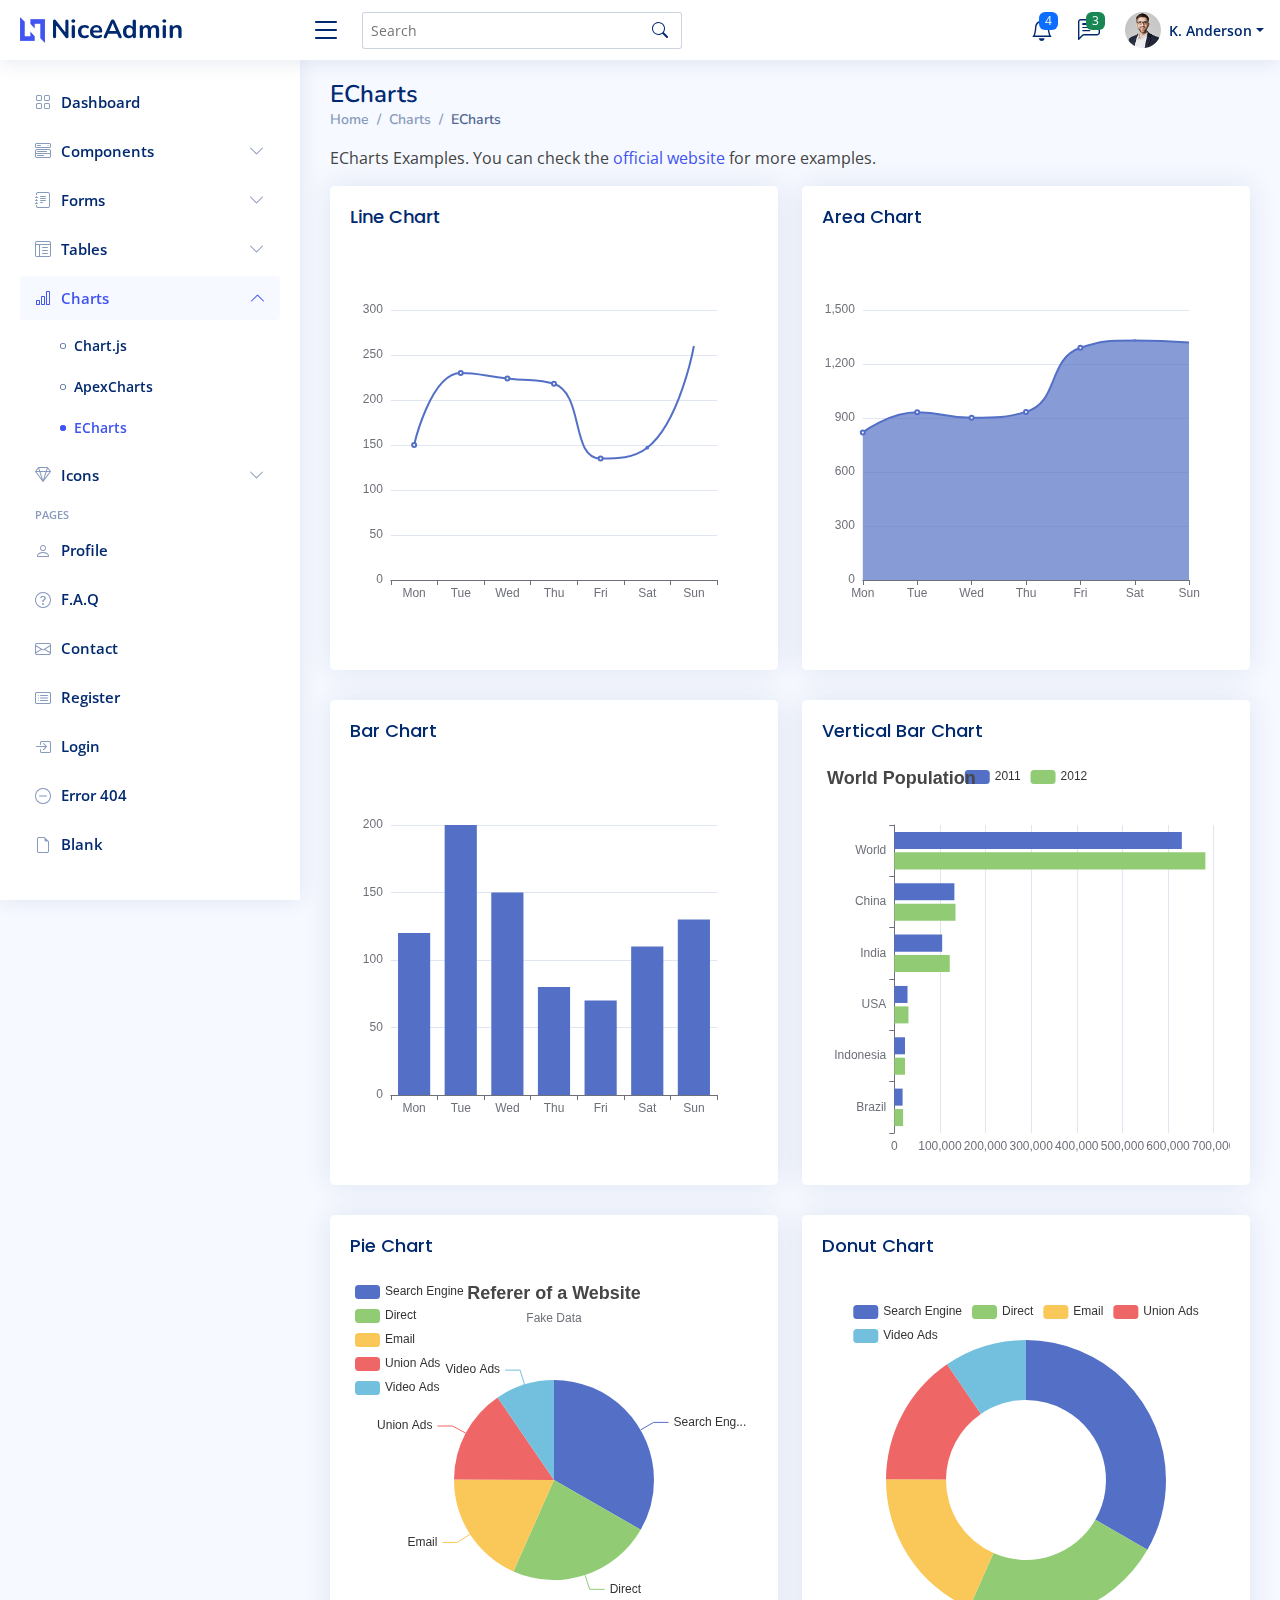
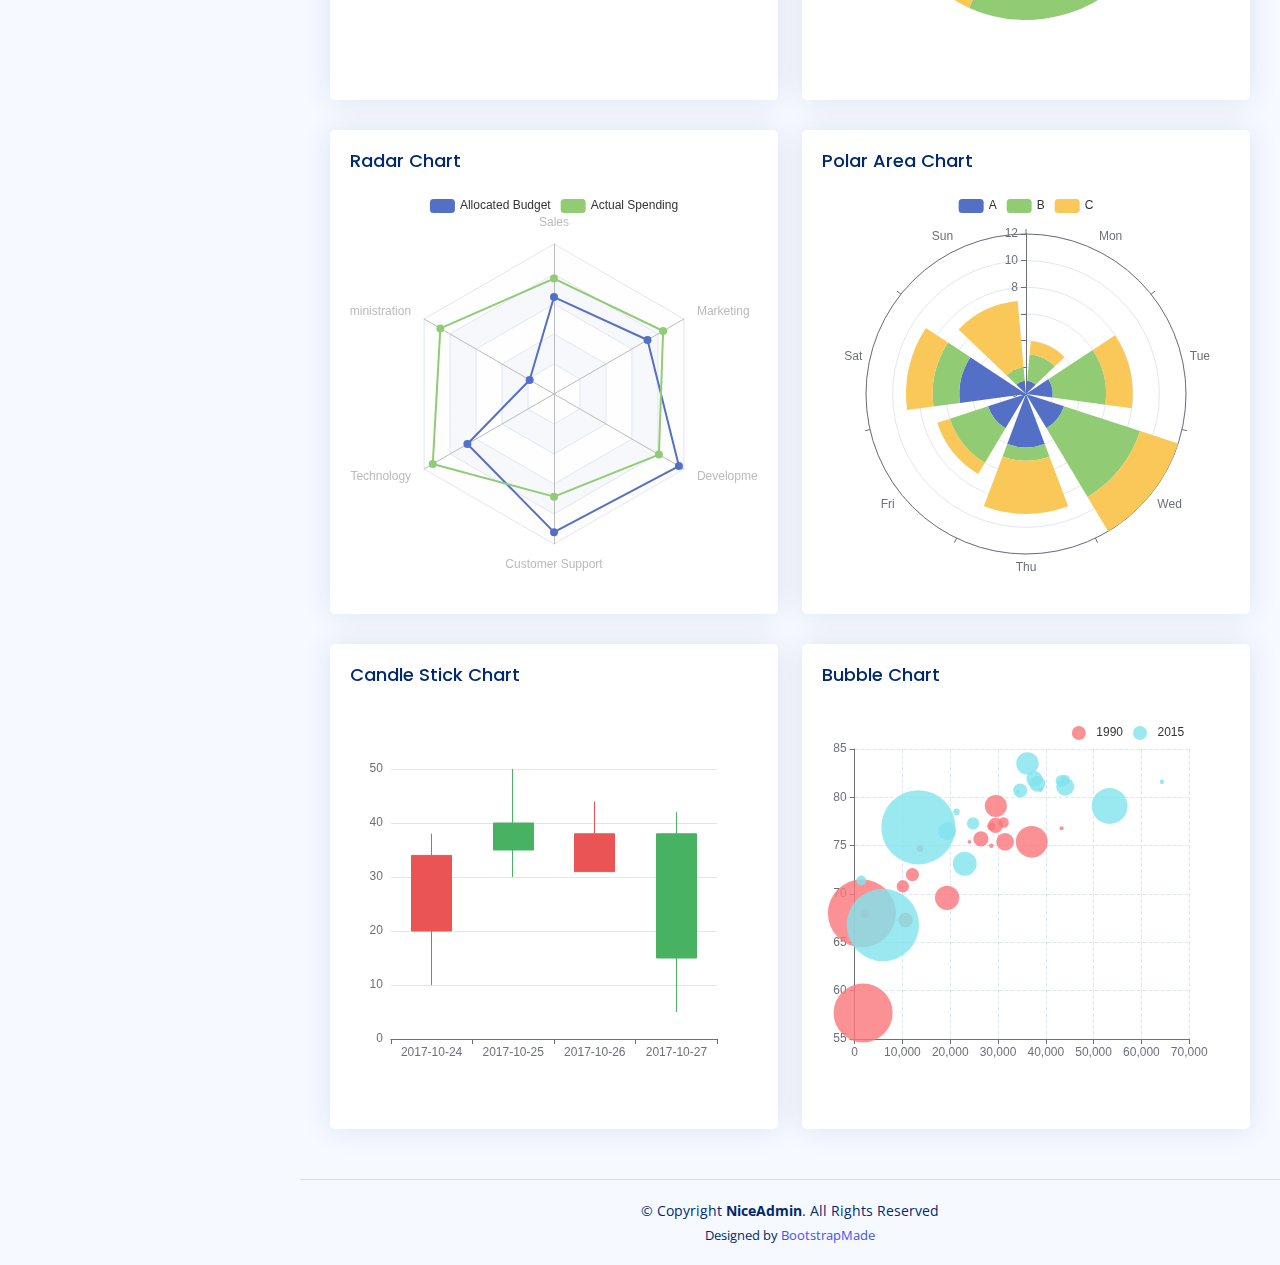
<file: charts-echarts.html>
<!DOCTYPE html>
<html lang="en">

<head>
  <meta charset="utf-8">
  <meta content="width=device-width, initial-scale=1.0" name="viewport">

  <title>Charts / ECharts - NiceAdmin Bootstrap Template</title>
  <meta content="" name="description">
  <meta content="" name="keywords">

  <!-- Favicons -->
  <link href="assets/img/favicon.png" rel="icon">
  <link href="assets/img/apple-touch-icon.png" rel="apple-touch-icon">

  <!-- Google Fonts -->
  <link href="https://fonts.gstatic.com" rel="preconnect">
  <link href="https://fonts.googleapis.com/css?family=Open+Sans:300,300i,400,400i,600,600i,700,700i|Nunito:300,300i,400,400i,600,600i,700,700i|Poppins:300,300i,400,400i,500,500i,600,600i,700,700i" rel="stylesheet">

  <!-- Vendor CSS Files -->
  <link href="assets/vendor/bootstrap/css/bootstrap.min.css" rel="stylesheet">
  <link href="assets/vendor/bootstrap-icons/bootstrap-icons.css" rel="stylesheet">
  <link href="assets/vendor/boxicons/css/boxicons.min.css" rel="stylesheet">
  <link href="assets/vendor/quill/quill.snow.css" rel="stylesheet">
  <link href="assets/vendor/quill/quill.bubble.css" rel="stylesheet">
  <link href="assets/vendor/remixicon/remixicon.css" rel="stylesheet">
  <link href="assets/vendor/simple-datatables/style.css" rel="stylesheet">

  <!-- Template Main CSS File -->
  <link href="assets/css/style.css" rel="stylesheet">

  <!-- =======================================================
  * Template Name: NiceAdmin
  * Updated: Mar 09 2023 with Bootstrap v5.2.3
  * Template URL: https://bootstrapmade.com/nice-admin-bootstrap-admin-html-template/
  * Author: BootstrapMade.com
  * License: https://bootstrapmade.com/license/
  ======================================================== -->
</head>

<body>

  <!-- ======= Header ======= -->
  <header id="header" class="header fixed-top d-flex align-items-center">

    <div class="d-flex align-items-center justify-content-between">
      <a href="index.html" class="logo d-flex align-items-center">
        <img src="assets/img/logo.png" alt="">
        <span class="d-none d-lg-block">NiceAdmin</span>
      </a>
      <i class="bi bi-list toggle-sidebar-btn"></i>
    </div><!-- End Logo -->

    <div class="search-bar">
      <form class="search-form d-flex align-items-center" method="POST" action="#">
        <input type="text" name="query" placeholder="Search" title="Enter search keyword">
        <button type="submit" title="Search"><i class="bi bi-search"></i></button>
      </form>
    </div><!-- End Search Bar -->

    <nav class="header-nav ms-auto">
      <ul class="d-flex align-items-center">

        <li class="nav-item d-block d-lg-none">
          <a class="nav-link nav-icon search-bar-toggle " href="#">
            <i class="bi bi-search"></i>
          </a>
        </li><!-- End Search Icon-->

        <li class="nav-item dropdown">

          <a class="nav-link nav-icon" href="#" data-bs-toggle="dropdown">
            <i class="bi bi-bell"></i>
            <span class="badge bg-primary badge-number">4</span>
          </a><!-- End Notification Icon -->

          <ul class="dropdown-menu dropdown-menu-end dropdown-menu-arrow notifications">
            <li class="dropdown-header">
              You have 4 new notifications
              <a href="#"><span class="badge rounded-pill bg-primary p-2 ms-2">View all</span></a>
            </li>
            <li>
              <hr class="dropdown-divider">
            </li>

            <li class="notification-item">
              <i class="bi bi-exclamation-circle text-warning"></i>
              <div>
                <h4>Lorem Ipsum</h4>
                <p>Quae dolorem earum veritatis oditseno</p>
                <p>30 min. ago</p>
              </div>
            </li>

            <li>
              <hr class="dropdown-divider">
            </li>

            <li class="notification-item">
              <i class="bi bi-x-circle text-danger"></i>
              <div>
                <h4>Atque rerum nesciunt</h4>
                <p>Quae dolorem earum veritatis oditseno</p>
                <p>1 hr. ago</p>
              </div>
            </li>

            <li>
              <hr class="dropdown-divider">
            </li>

            <li class="notification-item">
              <i class="bi bi-check-circle text-success"></i>
              <div>
                <h4>Sit rerum fuga</h4>
                <p>Quae dolorem earum veritatis oditseno</p>
                <p>2 hrs. ago</p>
              </div>
            </li>

            <li>
              <hr class="dropdown-divider">
            </li>

            <li class="notification-item">
              <i class="bi bi-info-circle text-primary"></i>
              <div>
                <h4>Dicta reprehenderit</h4>
                <p>Quae dolorem earum veritatis oditseno</p>
                <p>4 hrs. ago</p>
              </div>
            </li>

            <li>
              <hr class="dropdown-divider">
            </li>
            <li class="dropdown-footer">
              <a href="#">Show all notifications</a>
            </li>

          </ul><!-- End Notification Dropdown Items -->

        </li><!-- End Notification Nav -->

        <li class="nav-item dropdown">

          <a class="nav-link nav-icon" href="#" data-bs-toggle="dropdown">
            <i class="bi bi-chat-left-text"></i>
            <span class="badge bg-success badge-number">3</span>
          </a><!-- End Messages Icon -->

          <ul class="dropdown-menu dropdown-menu-end dropdown-menu-arrow messages">
            <li class="dropdown-header">
              You have 3 new messages
              <a href="#"><span class="badge rounded-pill bg-primary p-2 ms-2">View all</span></a>
            </li>
            <li>
              <hr class="dropdown-divider">
            </li>

            <li class="message-item">
              <a href="#">
                <img src="assets/img/messages-1.jpg" alt="" class="rounded-circle">
                <div>
                  <h4>Maria Hudson</h4>
                  <p>Velit asperiores et ducimus soluta repudiandae labore officia est ut...</p>
                  <p>4 hrs. ago</p>
                </div>
              </a>
            </li>
            <li>
              <hr class="dropdown-divider">
            </li>

            <li class="message-item">
              <a href="#">
                <img src="assets/img/messages-2.jpg" alt="" class="rounded-circle">
                <div>
                  <h4>Anna Nelson</h4>
                  <p>Velit asperiores et ducimus soluta repudiandae labore officia est ut...</p>
                  <p>6 hrs. ago</p>
                </div>
              </a>
            </li>
            <li>
              <hr class="dropdown-divider">
            </li>

            <li class="message-item">
              <a href="#">
                <img src="assets/img/messages-3.jpg" alt="" class="rounded-circle">
                <div>
                  <h4>David Muldon</h4>
                  <p>Velit asperiores et ducimus soluta repudiandae labore officia est ut...</p>
                  <p>8 hrs. ago</p>
                </div>
              </a>
            </li>
            <li>
              <hr class="dropdown-divider">
            </li>

            <li class="dropdown-footer">
              <a href="#">Show all messages</a>
            </li>

          </ul><!-- End Messages Dropdown Items -->

        </li><!-- End Messages Nav -->

        <li class="nav-item dropdown pe-3">

          <a class="nav-link nav-profile d-flex align-items-center pe-0" href="#" data-bs-toggle="dropdown">
            <img src="assets/img/profile-img.jpg" alt="Profile" class="rounded-circle">
            <span class="d-none d-md-block dropdown-toggle ps-2">K. Anderson</span>
          </a><!-- End Profile Iamge Icon -->

          <ul class="dropdown-menu dropdown-menu-end dropdown-menu-arrow profile">
            <li class="dropdown-header">
              <h6>Kevin Anderson</h6>
              <span>Web Designer</span>
            </li>
            <li>
              <hr class="dropdown-divider">
            </li>

            <li>
              <a class="dropdown-item d-flex align-items-center" href="users-profile.html">
                <i class="bi bi-person"></i>
                <span>My Profile</span>
              </a>
            </li>
            <li>
              <hr class="dropdown-divider">
            </li>

            <li>
              <a class="dropdown-item d-flex align-items-center" href="users-profile.html">
                <i class="bi bi-gear"></i>
                <span>Account Settings</span>
              </a>
            </li>
            <li>
              <hr class="dropdown-divider">
            </li>

            <li>
              <a class="dropdown-item d-flex align-items-center" href="pages-faq.html">
                <i class="bi bi-question-circle"></i>
                <span>Need Help?</span>
              </a>
            </li>
            <li>
              <hr class="dropdown-divider">
            </li>

            <li>
              <a class="dropdown-item d-flex align-items-center" href="#">
                <i class="bi bi-box-arrow-right"></i>
                <span>Sign Out</span>
              </a>
            </li>

          </ul><!-- End Profile Dropdown Items -->
        </li><!-- End Profile Nav -->

      </ul>
    </nav><!-- End Icons Navigation -->

  </header><!-- End Header -->

  <!-- ======= Sidebar ======= -->
  <aside id="sidebar" class="sidebar">

    <ul class="sidebar-nav" id="sidebar-nav">

      <li class="nav-item">
        <a class="nav-link collapsed" href="index.html">
          <i class="bi bi-grid"></i>
          <span>Dashboard</span>
        </a>
      </li><!-- End Dashboard Nav -->

      <li class="nav-item">
        <a class="nav-link collapsed" data-bs-target="#components-nav" data-bs-toggle="collapse" href="#">
          <i class="bi bi-menu-button-wide"></i><span>Components</span><i class="bi bi-chevron-down ms-auto"></i>
        </a>
        <ul id="components-nav" class="nav-content collapse " data-bs-parent="#sidebar-nav">
          <li>
            <a href="components-alerts.html">
              <i class="bi bi-circle"></i><span>Alerts</span>
            </a>
          </li>
          <li>
            <a href="components-accordion.html">
              <i class="bi bi-circle"></i><span>Accordion</span>
            </a>
          </li>
          <li>
            <a href="components-badges.html">
              <i class="bi bi-circle"></i><span>Badges</span>
            </a>
          </li>
          <li>
            <a href="components-breadcrumbs.html">
              <i class="bi bi-circle"></i><span>Breadcrumbs</span>
            </a>
          </li>
          <li>
            <a href="components-buttons.html">
              <i class="bi bi-circle"></i><span>Buttons</span>
            </a>
          </li>
          <li>
            <a href="components-cards.html">
              <i class="bi bi-circle"></i><span>Cards</span>
            </a>
          </li>
          <li>
            <a href="components-carousel.html">
              <i class="bi bi-circle"></i><span>Carousel</span>
            </a>
          </li>
          <li>
            <a href="components-list-group.html">
              <i class="bi bi-circle"></i><span>List group</span>
            </a>
          </li>
          <li>
            <a href="components-modal.html">
              <i class="bi bi-circle"></i><span>Modal</span>
            </a>
          </li>
          <li>
            <a href="components-tabs.html">
              <i class="bi bi-circle"></i><span>Tabs</span>
            </a>
          </li>
          <li>
            <a href="components-pagination.html">
              <i class="bi bi-circle"></i><span>Pagination</span>
            </a>
          </li>
          <li>
            <a href="components-progress.html">
              <i class="bi bi-circle"></i><span>Progress</span>
            </a>
          </li>
          <li>
            <a href="components-spinners.html">
              <i class="bi bi-circle"></i><span>Spinners</span>
            </a>
          </li>
          <li>
            <a href="components-tooltips.html">
              <i class="bi bi-circle"></i><span>Tooltips</span>
            </a>
          </li>
        </ul>
      </li><!-- End Components Nav -->

      <li class="nav-item">
        <a class="nav-link collapsed" data-bs-target="#forms-nav" data-bs-toggle="collapse" href="#">
          <i class="bi bi-journal-text"></i><span>Forms</span><i class="bi bi-chevron-down ms-auto"></i>
        </a>
        <ul id="forms-nav" class="nav-content collapse " data-bs-parent="#sidebar-nav">
          <li>
            <a href="forms-elements.html">
              <i class="bi bi-circle"></i><span>Form Elements</span>
            </a>
          </li>
          <li>
            <a href="forms-layouts.html">
              <i class="bi bi-circle"></i><span>Form Layouts</span>
            </a>
          </li>
          <li>
            <a href="forms-editors.html">
              <i class="bi bi-circle"></i><span>Form Editors</span>
            </a>
          </li>
          <li>
            <a href="forms-validation.html">
              <i class="bi bi-circle"></i><span>Form Validation</span>
            </a>
          </li>
        </ul>
      </li><!-- End Forms Nav -->

      <li class="nav-item">
        <a class="nav-link collapsed" data-bs-target="#tables-nav" data-bs-toggle="collapse" href="#">
          <i class="bi bi-layout-text-window-reverse"></i><span>Tables</span><i class="bi bi-chevron-down ms-auto"></i>
        </a>
        <ul id="tables-nav" class="nav-content collapse " data-bs-parent="#sidebar-nav">
          <li>
            <a href="tables-general.html">
              <i class="bi bi-circle"></i><span>General Tables</span>
            </a>
          </li>
          <li>
            <a href="tables-data.html">
              <i class="bi bi-circle"></i><span>Data Tables</span>
            </a>
          </li>
        </ul>
      </li><!-- End Tables Nav -->

      <li class="nav-item">
        <a class="nav-link " data-bs-target="#charts-nav" data-bs-toggle="collapse" href="#">
          <i class="bi bi-bar-chart"></i><span>Charts</span><i class="bi bi-chevron-down ms-auto"></i>
        </a>
        <ul id="charts-nav" class="nav-content collapse show" data-bs-parent="#sidebar-nav">
          <li>
            <a href="charts-chartjs.html">
              <i class="bi bi-circle"></i><span>Chart.js</span>
            </a>
          </li>
          <li>
            <a href="charts-apexcharts.html">
              <i class="bi bi-circle"></i><span>ApexCharts</span>
            </a>
          </li>
          <li>
            <a href="charts-echarts.html" class="active">
              <i class="bi bi-circle"></i><span>ECharts</span>
            </a>
          </li>
        </ul>
      </li><!-- End Charts Nav -->

      <li class="nav-item">
        <a class="nav-link collapsed" data-bs-target="#icons-nav" data-bs-toggle="collapse" href="#">
          <i class="bi bi-gem"></i><span>Icons</span><i class="bi bi-chevron-down ms-auto"></i>
        </a>
        <ul id="icons-nav" class="nav-content collapse " data-bs-parent="#sidebar-nav">
          <li>
            <a href="icons-bootstrap.html">
              <i class="bi bi-circle"></i><span>Bootstrap Icons</span>
            </a>
          </li>
          <li>
            <a href="icons-remix.html">
              <i class="bi bi-circle"></i><span>Remix Icons</span>
            </a>
          </li>
          <li>
            <a href="icons-boxicons.html">
              <i class="bi bi-circle"></i><span>Boxicons</span>
            </a>
          </li>
        </ul>
      </li><!-- End Icons Nav -->

      <li class="nav-heading">Pages</li>

      <li class="nav-item">
        <a class="nav-link collapsed" href="users-profile.html">
          <i class="bi bi-person"></i>
          <span>Profile</span>
        </a>
      </li><!-- End Profile Page Nav -->

      <li class="nav-item">
        <a class="nav-link collapsed" href="pages-faq.html">
          <i class="bi bi-question-circle"></i>
          <span>F.A.Q</span>
        </a>
      </li><!-- End F.A.Q Page Nav -->

      <li class="nav-item">
        <a class="nav-link collapsed" href="pages-contact.html">
          <i class="bi bi-envelope"></i>
          <span>Contact</span>
        </a>
      </li><!-- End Contact Page Nav -->

      <li class="nav-item">
        <a class="nav-link collapsed" href="pages-register.html">
          <i class="bi bi-card-list"></i>
          <span>Register</span>
        </a>
      </li><!-- End Register Page Nav -->

      <li class="nav-item">
        <a class="nav-link collapsed" href="pages-login.html">
          <i class="bi bi-box-arrow-in-right"></i>
          <span>Login</span>
        </a>
      </li><!-- End Login Page Nav -->

      <li class="nav-item">
        <a class="nav-link collapsed" href="pages-error-404.html">
          <i class="bi bi-dash-circle"></i>
          <span>Error 404</span>
        </a>
      </li><!-- End Error 404 Page Nav -->

      <li class="nav-item">
        <a class="nav-link collapsed" href="pages-blank.html">
          <i class="bi bi-file-earmark"></i>
          <span>Blank</span>
        </a>
      </li><!-- End Blank Page Nav -->

    </ul>

  </aside><!-- End Sidebar-->

  <main id="main" class="main">

    <div class="pagetitle">
      <h1>ECharts</h1>
      <nav>
        <ol class="breadcrumb">
          <li class="breadcrumb-item"><a href="index.html">Home</a></li>
          <li class="breadcrumb-item">Charts</li>
          <li class="breadcrumb-item active">ECharts</li>
        </ol>
      </nav>
    </div><!-- End Page Title -->

    <p>ECharts Examples. You can check the <a href="https://echarts.apache.org/examples/en/index.html" target="_blank">official website</a> for more examples.</p>

    <section class="section">
      <div class="row">

        <div class="col-lg-6">
          <div class="card">
            <div class="card-body">
              <h5 class="card-title">Line Chart</h5>

              <!-- Line Chart -->
              <div id="lineChart" style="min-height: 400px;" class="echart"></div>

              <script>
                document.addEventListener("DOMContentLoaded", () => {
                  echarts.init(document.querySelector("#lineChart")).setOption({
                    xAxis: {
                      type: 'category',
                      data: ['Mon', 'Tue', 'Wed', 'Thu', 'Fri', 'Sat', 'Sun']
                    },
                    yAxis: {
                      type: 'value'
                    },
                    series: [{
                      data: [150, 230, 224, 218, 135, 147, 260],
                      type: 'line',
                      smooth: true
                    }]
                  });
                });
              </script>
              <!-- End Line Chart -->

            </div>
          </div>
        </div>

        <div class="col-lg-6">
          <div class="card">
            <div class="card-body">
              <h5 class="card-title">Area Chart</h5>

              <!-- Area Chart -->
              <div id="areaChart" style="min-height: 400px;" class="echart"></div>

              <script>
                document.addEventListener("DOMContentLoaded", () => {
                  echarts.init(document.querySelector("#areaChart")).setOption({
                    xAxis: {
                      type: 'category',
                      boundaryGap: false,
                      data: ['Mon', 'Tue', 'Wed', 'Thu', 'Fri', 'Sat', 'Sun']
                    },
                    yAxis: {
                      type: 'value'
                    },
                    series: [{
                      data: [820, 932, 901, 934, 1290, 1330, 1320],
                      type: 'line',
                      smooth: true,
                      areaStyle: {}
                    }]
                  });
                });
              </script>
              <!-- End Area Chart -->

            </div>
          </div>
        </div>

        <div class="col-lg-6">
          <div class="card">
            <div class="card-body">
              <h5 class="card-title">Bar Chart</h5>

              <!-- Bar Chart -->
              <div id="barChart" style="min-height: 400px;" class="echart"></div>

              <script>
                document.addEventListener("DOMContentLoaded", () => {
                  echarts.init(document.querySelector("#barChart")).setOption({
                    xAxis: {
                      type: 'category',
                      data: ['Mon', 'Tue', 'Wed', 'Thu', 'Fri', 'Sat', 'Sun']
                    },
                    yAxis: {
                      type: 'value'
                    },
                    series: [{
                      data: [120, 200, 150, 80, 70, 110, 130],
                      type: 'bar'
                    }]
                  });
                });
              </script>
              <!-- End Bar Chart -->

            </div>
          </div>
        </div>

        <div class="col-lg-6">
          <div class="card">
            <div class="card-body">
              <h5 class="card-title">Vertical Bar Chart</h5>

              <!-- Vertical Bar Chart -->
              <div id="verticalBarChart" style="min-height: 400px;" class="echart"></div>

              <script>
                document.addEventListener("DOMContentLoaded", () => {
                  echarts.init(document.querySelector("#verticalBarChart")).setOption({
                    title: {
                      text: 'World Population'
                    },
                    tooltip: {
                      trigger: 'axis',
                      axisPointer: {
                        type: 'shadow'
                      }
                    },
                    legend: {},
                    grid: {
                      left: '3%',
                      right: '4%',
                      bottom: '3%',
                      containLabel: true
                    },
                    xAxis: {
                      type: 'value',
                      boundaryGap: [0, 0.01]
                    },
                    yAxis: {
                      type: 'category',
                      data: ['Brazil', 'Indonesia', 'USA', 'India', 'China', 'World']
                    },
                    series: [{
                        name: '2011',
                        type: 'bar',
                        data: [18203, 23489, 29034, 104970, 131744, 630230]
                      },
                      {
                        name: '2012',
                        type: 'bar',
                        data: [19325, 23438, 31000, 121594, 134141, 681807]
                      }
                    ]
                  });
                });
              </script>
              <!-- End Vertical Bar Chart -->

            </div>
          </div>
        </div>

        <div class="col-lg-6">
          <div class="card">
            <div class="card-body">
              <h5 class="card-title">Pie Chart</h5>

              <!-- Pie Chart -->
              <div id="pieChart" style="min-height: 400px;" class="echart"></div>

              <script>
                document.addEventListener("DOMContentLoaded", () => {
                  echarts.init(document.querySelector("#pieChart")).setOption({
                    title: {
                      text: 'Referer of a Website',
                      subtext: 'Fake Data',
                      left: 'center'
                    },
                    tooltip: {
                      trigger: 'item'
                    },
                    legend: {
                      orient: 'vertical',
                      left: 'left'
                    },
                    series: [{
                      name: 'Access From',
                      type: 'pie',
                      radius: '50%',
                      data: [{
                          value: 1048,
                          name: 'Search Engine'
                        },
                        {
                          value: 735,
                          name: 'Direct'
                        },
                        {
                          value: 580,
                          name: 'Email'
                        },
                        {
                          value: 484,
                          name: 'Union Ads'
                        },
                        {
                          value: 300,
                          name: 'Video Ads'
                        }
                      ],
                      emphasis: {
                        itemStyle: {
                          shadowBlur: 10,
                          shadowOffsetX: 0,
                          shadowColor: 'rgba(0, 0, 0, 0.5)'
                        }
                      }
                    }]
                  });
                });
              </script>
              <!-- End Pie Chart -->

            </div>
          </div>
        </div>

        <div class="col-lg-6">
          <div class="card">
            <div class="card-body">
              <h5 class="card-title">Donut Chart</h5>

              <!-- Donut Chart -->
              <div id="donutChart" style="min-height: 400px;" class="echart"></div>

              <script>
                document.addEventListener("DOMContentLoaded", () => {
                  echarts.init(document.querySelector("#donutChart")).setOption({
                    tooltip: {
                      trigger: 'item'
                    },
                    legend: {
                      top: '5%',
                      left: 'center'
                    },
                    series: [{
                      name: 'Access From',
                      type: 'pie',
                      radius: ['40%', '70%'],
                      avoidLabelOverlap: false,
                      label: {
                        show: false,
                        position: 'center'
                      },
                      emphasis: {
                        label: {
                          show: true,
                          fontSize: '18',
                          fontWeight: 'bold'
                        }
                      },
                      labelLine: {
                        show: false
                      },
                      data: [{
                          value: 1048,
                          name: 'Search Engine'
                        },
                        {
                          value: 735,
                          name: 'Direct'
                        },
                        {
                          value: 580,
                          name: 'Email'
                        },
                        {
                          value: 484,
                          name: 'Union Ads'
                        },
                        {
                          value: 300,
                          name: 'Video Ads'
                        }
                      ]
                    }]
                  });
                });
              </script>
              <!-- End Donut Chart -->

            </div>
          </div>
        </div>

        <div class="col-lg-6">
          <div class="card">
            <div class="card-body">
              <h5 class="card-title">Radar Chart</h5>

              <!-- Radar Chart -->
              <div id="radarChart" style="min-height: 400px;" class="echart"></div>

              <script>
                document.addEventListener("DOMContentLoaded", () => {
                  echarts.init(document.querySelector("#radarChart")).setOption({
                    legend: {
                      data: ['Allocated Budget', 'Actual Spending']
                    },
                    radar: {
                      // shape: 'circle',
                      indicator: [{
                          name: 'Sales',
                          max: 6500
                        },
                        {
                          name: 'Administration',
                          max: 16000
                        },
                        {
                          name: 'Information Technology',
                          max: 30000
                        },
                        {
                          name: 'Customer Support',
                          max: 38000
                        },
                        {
                          name: 'Development',
                          max: 52000
                        },
                        {
                          name: 'Marketing',
                          max: 25000
                        }
                      ]
                    },
                    series: [{
                      name: 'Budget vs spending',
                      type: 'radar',
                      data: [{
                          value: [4200, 3000, 20000, 35000, 50000, 18000],
                          name: 'Allocated Budget'
                        },
                        {
                          value: [5000, 14000, 28000, 26000, 42000, 21000],
                          name: 'Actual Spending'
                        }
                      ]
                    }]
                  });
                });
              </script>
              <!-- End Radar Chart -->

            </div>
          </div>
        </div>

        <div class="col-lg-6">
          <div class="card">
            <div class="card-body">
              <h5 class="card-title">Polar Area Chart</h5>

              <!-- Polar Area Chart -->
              <div id="polarAreaChart" style="min-height: 400px;" class="echart"></div>

              <script>
                document.addEventListener("DOMContentLoaded", () => {
                  echarts.init(document.querySelector("#polarAreaChart")).setOption({
                    angleAxis: {
                      type: 'category',
                      data: ['Mon', 'Tue', 'Wed', 'Thu', 'Fri', 'Sat', 'Sun']
                    },
                    radiusAxis: {},
                    polar: {},
                    series: [{
                        type: 'bar',
                        data: [1, 2, 3, 4, 3, 5, 1],
                        coordinateSystem: 'polar',
                        name: 'A',
                        stack: 'a',
                        emphasis: {
                          focus: 'series'
                        }
                      },
                      {
                        type: 'bar',
                        data: [2, 4, 6, 1, 3, 2, 1],
                        coordinateSystem: 'polar',
                        name: 'B',
                        stack: 'a',
                        emphasis: {
                          focus: 'series'
                        }
                      },
                      {
                        type: 'bar',
                        data: [1, 2, 3, 4, 1, 2, 5],
                        coordinateSystem: 'polar',
                        name: 'C',
                        stack: 'a',
                        emphasis: {
                          focus: 'series'
                        }
                      }
                    ],
                    legend: {
                      show: true,
                      data: ['A', 'B', 'C']
                    }
                  });
                });
              </script>
              <!-- End Polar Area Chart -->

            </div>
          </div>
        </div>

        <div class="col-lg-6">
          <div class="card">
            <div class="card-body">
              <h5 class="card-title">Candle Stick Chart</h5>

              <!-- Candle Stick Chart -->
              <div id="candleStickChart" style="min-height: 400px;" class="echart"></div>

              <script>
                document.addEventListener("DOMContentLoaded", () => {
                  echarts.init(document.querySelector("#candleStickChart")).setOption({
                    xAxis: {
                      data: ['2017-10-24', '2017-10-25', '2017-10-26', '2017-10-27']
                    },
                    yAxis: {},
                    series: [{
                      type: 'candlestick',
                      data: [
                        [20, 34, 10, 38],
                        [40, 35, 30, 50],
                        [31, 38, 33, 44],
                        [38, 15, 5, 42]
                      ]
                    }]
                  });
                });
              </script>
              <!-- End Candle Stick Chart -->

            </div>
          </div>
        </div>

        <div class="col-lg-6">
          <div class="card">
            <div class="card-body">
              <h5 class="card-title">Bubble Chart</h5>

              <!-- Bubble Chart -->
              <div id="bubbleChart" style="min-height: 400px;" class="echart"></div>

              <script>
                document.addEventListener("DOMContentLoaded", () => {
                  const data = [
                    [
                      [28604, 77, 17096869, 'Australia', 1990],
                      [31163, 77.4, 27662440, 'Canada', 1990],
                      [1516, 68, 1154605773, 'China', 1990],
                      [13670, 74.7, 10582082, 'Cuba', 1990],
                      [28599, 75, 4986705, 'Finland', 1990],
                      [29476, 77.1, 56943299, 'France', 1990],
                      [31476, 75.4, 78958237, 'Germany', 1990],
                      [28666, 78.1, 254830, 'Iceland', 1990],
                      [1777, 57.7, 870601776, 'India', 1990],
                      [29550, 79.1, 122249285, 'Japan', 1990],
                      [2076, 67.9, 20194354, 'North Korea', 1990],
                      [12087, 72, 42972254, 'South Korea', 1990],
                      [24021, 75.4, 3397534, 'New Zealand', 1990],
                      [43296, 76.8, 4240375, 'Norway', 1990],
                      [10088, 70.8, 38195258, 'Poland', 1990],
                      [19349, 69.6, 147568552, 'Russia', 1990],
                      [10670, 67.3, 53994605, 'Turkey', 1990],
                      [26424, 75.7, 57110117, 'United Kingdom', 1990],
                      [37062, 75.4, 252847810, 'United States', 1990]
                    ],
                    [
                      [44056, 81.8, 23968973, 'Australia', 2015],
                      [43294, 81.7, 35939927, 'Canada', 2015],
                      [13334, 76.9, 1376048943, 'China', 2015],
                      [21291, 78.5, 11389562, 'Cuba', 2015],
                      [38923, 80.8, 5503457, 'Finland', 2015],
                      [37599, 81.9, 64395345, 'France', 2015],
                      [44053, 81.1, 80688545, 'Germany', 2015],
                      [42182, 82.8, 329425, 'Iceland', 2015],
                      [5903, 66.8, 1311050527, 'India', 2015],
                      [36162, 83.5, 126573481, 'Japan', 2015],
                      [1390, 71.4, 25155317, 'North Korea', 2015],
                      [34644, 80.7, 50293439, 'South Korea', 2015],
                      [34186, 80.6, 4528526, 'New Zealand', 2015],
                      [64304, 81.6, 5210967, 'Norway', 2015],
                      [24787, 77.3, 38611794, 'Poland', 2015],
                      [23038, 73.13, 143456918, 'Russia', 2015],
                      [19360, 76.5, 78665830, 'Turkey', 2015],
                      [38225, 81.4, 64715810, 'United Kingdom', 2015],
                      [53354, 79.1, 321773631, 'United States', 2015]
                    ]
                  ];
                  echarts.init(document.querySelector("#bubbleChart")).setOption({
                    legend: {
                      right: '10%',
                      top: '3%',
                      data: ['1990', '2015']
                    },
                    grid: {
                      left: '8%',
                      top: '10%'
                    },
                    xAxis: {
                      splitLine: {
                        lineStyle: {
                          type: 'dashed'
                        }
                      }
                    },
                    yAxis: {
                      splitLine: {
                        lineStyle: {
                          type: 'dashed'
                        }
                      },
                      scale: true
                    },
                    series: [{
                        name: '1990',
                        data: data[0],
                        type: 'scatter',
                        symbolSize: function(data) {
                          return Math.sqrt(data[2]) / 5e2;
                        },
                        emphasis: {
                          focus: 'series',
                          label: {
                            show: true,
                            formatter: function(param) {
                              return param.data[3];
                            },
                            position: 'top'
                          }
                        },
                        itemStyle: {
                          color: 'rgb(251, 118, 123)'
                        }
                      },
                      {
                        name: '2015',
                        data: data[1],
                        type: 'scatter',
                        symbolSize: function(data) {
                          return Math.sqrt(data[2]) / 5e2;
                        },
                        emphasis: {
                          focus: 'series',
                          label: {
                            show: true,
                            formatter: function(param) {
                              return param.data[3];
                            },
                            position: 'top'
                          }
                        },
                        itemStyle: {
                          color: 'rgb(129, 227, 238)'
                        }
                      }
                    ]
                  });
                });
              </script>
              <!-- End Bubble Chart -->

            </div>
          </div>
        </div>

      </div>
    </section>

  </main><!-- End #main -->

  <!-- ======= Footer ======= -->
  <footer id="footer" class="footer">
    <div class="copyright">
      &copy; Copyright <strong><span>NiceAdmin</span></strong>. All Rights Reserved
    </div>
    <div class="credits">
      <!-- All the links in the footer should remain intact. -->
      <!-- You can delete the links only if you purchased the pro version. -->
      <!-- Licensing information: https://bootstrapmade.com/license/ -->
      <!-- Purchase the pro version with working PHP/AJAX contact form: https://bootstrapmade.com/nice-admin-bootstrap-admin-html-template/ -->
      Designed by <a href="https://bootstrapmade.com/">BootstrapMade</a>
    </div>
  </footer><!-- End Footer -->

  <a href="#" class="back-to-top d-flex align-items-center justify-content-center"><i class="bi bi-arrow-up-short"></i></a>

  <!-- Vendor JS Files -->
  <script src="assets/vendor/apexcharts/apexcharts.min.js"></script>
  <script src="assets/vendor/bootstrap/js/bootstrap.bundle.min.js"></script>
  <script src="assets/vendor/chart.js/chart.umd.js"></script>
  <script src="assets/vendor/echarts/echarts.min.js"></script>
  <script src="assets/vendor/quill/quill.min.js"></script>
  <script src="assets/vendor/simple-datatables/simple-datatables.js"></script>
  <script src="assets/vendor/tinymce/tinymce.min.js"></script>
  <script src="assets/vendor/php-email-form/validate.js"></script>

  <!-- Template Main JS File -->
  <script src="assets/js/main.js"></script>

</body>

</html>
</file>
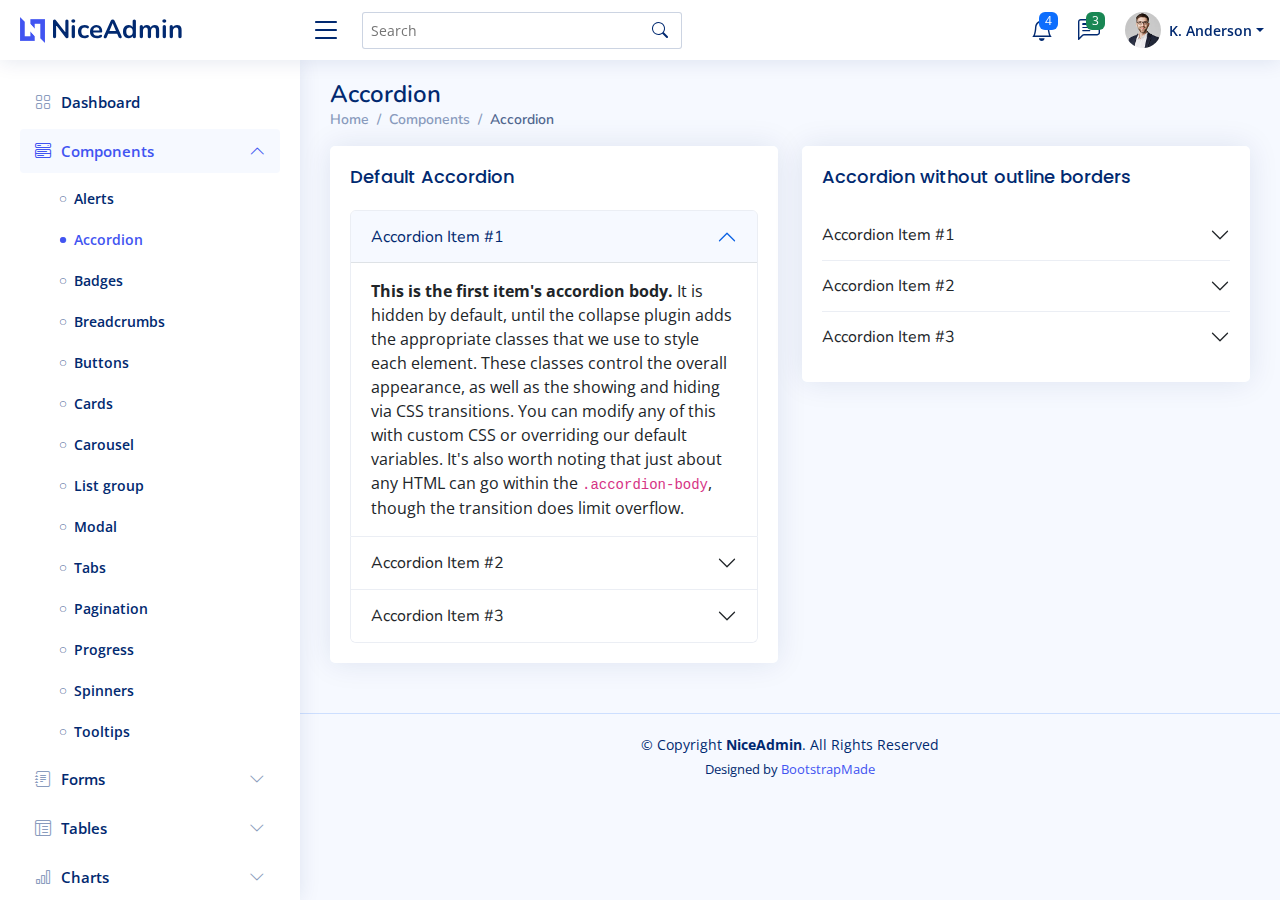
<file: components-accordion.html>
<!DOCTYPE html>
<html lang="en">

<head>
  <meta charset="utf-8">
  <meta content="width=device-width, initial-scale=1.0" name="viewport">

  <title>Components / Accordion - NiceAdmin Bootstrap Template</title>
  <meta content="" name="description">
  <meta content="" name="keywords">

  <!-- Favicons -->
  <link href="assets/img/favicon.png" rel="icon">
  <link href="assets/img/apple-touch-icon.png" rel="apple-touch-icon">

  <!-- Google Fonts -->
  <link href="https://fonts.gstatic.com" rel="preconnect">
  <link href="https://fonts.googleapis.com/css?family=Open+Sans:300,300i,400,400i,600,600i,700,700i|Nunito:300,300i,400,400i,600,600i,700,700i|Poppins:300,300i,400,400i,500,500i,600,600i,700,700i" rel="stylesheet">

  <!-- Vendor CSS Files -->
  <link href="assets/vendor/bootstrap/css/bootstrap.min.css" rel="stylesheet">
  <link href="assets/vendor/bootstrap-icons/bootstrap-icons.css" rel="stylesheet">
  <link href="assets/vendor/boxicons/css/boxicons.min.css" rel="stylesheet">
  <link href="assets/vendor/quill/quill.snow.css" rel="stylesheet">
  <link href="assets/vendor/quill/quill.bubble.css" rel="stylesheet">
  <link href="assets/vendor/remixicon/remixicon.css" rel="stylesheet">
  <link href="assets/vendor/simple-datatables/style.css" rel="stylesheet">

  <!-- Template Main CSS File -->
  <link href="assets/css/style.css" rel="stylesheet">

  <!-- =======================================================
  * Template Name: NiceAdmin
  * Updated: Mar 09 2023 with Bootstrap v5.2.3
  * Template URL: https://bootstrapmade.com/nice-admin-bootstrap-admin-html-template/
  * Author: BootstrapMade.com
  * License: https://bootstrapmade.com/license/
  ======================================================== -->
</head>

<body>

  <!-- ======= Header ======= -->
  <header id="header" class="header fixed-top d-flex align-items-center">

    <div class="d-flex align-items-center justify-content-between">
      <a href="index.html" class="logo d-flex align-items-center">
        <img src="assets/img/logo.png" alt="">
        <span class="d-none d-lg-block">NiceAdmin</span>
      </a>
      <i class="bi bi-list toggle-sidebar-btn"></i>
    </div><!-- End Logo -->

    <div class="search-bar">
      <form class="search-form d-flex align-items-center" method="POST" action="#">
        <input type="text" name="query" placeholder="Search" title="Enter search keyword">
        <button type="submit" title="Search"><i class="bi bi-search"></i></button>
      </form>
    </div><!-- End Search Bar -->

    <nav class="header-nav ms-auto">
      <ul class="d-flex align-items-center">

        <li class="nav-item d-block d-lg-none">
          <a class="nav-link nav-icon search-bar-toggle " href="#">
            <i class="bi bi-search"></i>
          </a>
        </li><!-- End Search Icon-->

        <li class="nav-item dropdown">

          <a class="nav-link nav-icon" href="#" data-bs-toggle="dropdown">
            <i class="bi bi-bell"></i>
            <span class="badge bg-primary badge-number">4</span>
          </a><!-- End Notification Icon -->

          <ul class="dropdown-menu dropdown-menu-end dropdown-menu-arrow notifications">
            <li class="dropdown-header">
              You have 4 new notifications
              <a href="#"><span class="badge rounded-pill bg-primary p-2 ms-2">View all</span></a>
            </li>
            <li>
              <hr class="dropdown-divider">
            </li>

            <li class="notification-item">
              <i class="bi bi-exclamation-circle text-warning"></i>
              <div>
                <h4>Lorem Ipsum</h4>
                <p>Quae dolorem earum veritatis oditseno</p>
                <p>30 min. ago</p>
              </div>
            </li>

            <li>
              <hr class="dropdown-divider">
            </li>

            <li class="notification-item">
              <i class="bi bi-x-circle text-danger"></i>
              <div>
                <h4>Atque rerum nesciunt</h4>
                <p>Quae dolorem earum veritatis oditseno</p>
                <p>1 hr. ago</p>
              </div>
            </li>

            <li>
              <hr class="dropdown-divider">
            </li>

            <li class="notification-item">
              <i class="bi bi-check-circle text-success"></i>
              <div>
                <h4>Sit rerum fuga</h4>
                <p>Quae dolorem earum veritatis oditseno</p>
                <p>2 hrs. ago</p>
              </div>
            </li>

            <li>
              <hr class="dropdown-divider">
            </li>

            <li class="notification-item">
              <i class="bi bi-info-circle text-primary"></i>
              <div>
                <h4>Dicta reprehenderit</h4>
                <p>Quae dolorem earum veritatis oditseno</p>
                <p>4 hrs. ago</p>
              </div>
            </li>

            <li>
              <hr class="dropdown-divider">
            </li>
            <li class="dropdown-footer">
              <a href="#">Show all notifications</a>
            </li>

          </ul><!-- End Notification Dropdown Items -->

        </li><!-- End Notification Nav -->

        <li class="nav-item dropdown">

          <a class="nav-link nav-icon" href="#" data-bs-toggle="dropdown">
            <i class="bi bi-chat-left-text"></i>
            <span class="badge bg-success badge-number">3</span>
          </a><!-- End Messages Icon -->

          <ul class="dropdown-menu dropdown-menu-end dropdown-menu-arrow messages">
            <li class="dropdown-header">
              You have 3 new messages
              <a href="#"><span class="badge rounded-pill bg-primary p-2 ms-2">View all</span></a>
            </li>
            <li>
              <hr class="dropdown-divider">
            </li>

            <li class="message-item">
              <a href="#">
                <img src="assets/img/messages-1.jpg" alt="" class="rounded-circle">
                <div>
                  <h4>Maria Hudson</h4>
                  <p>Velit asperiores et ducimus soluta repudiandae labore officia est ut...</p>
                  <p>4 hrs. ago</p>
                </div>
              </a>
            </li>
            <li>
              <hr class="dropdown-divider">
            </li>

            <li class="message-item">
              <a href="#">
                <img src="assets/img/messages-2.jpg" alt="" class="rounded-circle">
                <div>
                  <h4>Anna Nelson</h4>
                  <p>Velit asperiores et ducimus soluta repudiandae labore officia est ut...</p>
                  <p>6 hrs. ago</p>
                </div>
              </a>
            </li>
            <li>
              <hr class="dropdown-divider">
            </li>

            <li class="message-item">
              <a href="#">
                <img src="assets/img/messages-3.jpg" alt="" class="rounded-circle">
                <div>
                  <h4>David Muldon</h4>
                  <p>Velit asperiores et ducimus soluta repudiandae labore officia est ut...</p>
                  <p>8 hrs. ago</p>
                </div>
              </a>
            </li>
            <li>
              <hr class="dropdown-divider">
            </li>

            <li class="dropdown-footer">
              <a href="#">Show all messages</a>
            </li>

          </ul><!-- End Messages Dropdown Items -->

        </li><!-- End Messages Nav -->

        <li class="nav-item dropdown pe-3">

          <a class="nav-link nav-profile d-flex align-items-center pe-0" href="#" data-bs-toggle="dropdown">
            <img src="assets/img/profile-img.jpg" alt="Profile" class="rounded-circle">
            <span class="d-none d-md-block dropdown-toggle ps-2">K. Anderson</span>
          </a><!-- End Profile Iamge Icon -->

          <ul class="dropdown-menu dropdown-menu-end dropdown-menu-arrow profile">
            <li class="dropdown-header">
              <h6>Kevin Anderson</h6>
              <span>Web Designer</span>
            </li>
            <li>
              <hr class="dropdown-divider">
            </li>

            <li>
              <a class="dropdown-item d-flex align-items-center" href="users-profile.html">
                <i class="bi bi-person"></i>
                <span>My Profile</span>
              </a>
            </li>
            <li>
              <hr class="dropdown-divider">
            </li>

            <li>
              <a class="dropdown-item d-flex align-items-center" href="users-profile.html">
                <i class="bi bi-gear"></i>
                <span>Account Settings</span>
              </a>
            </li>
            <li>
              <hr class="dropdown-divider">
            </li>

            <li>
              <a class="dropdown-item d-flex align-items-center" href="pages-faq.html">
                <i class="bi bi-question-circle"></i>
                <span>Need Help?</span>
              </a>
            </li>
            <li>
              <hr class="dropdown-divider">
            </li>

            <li>
              <a class="dropdown-item d-flex align-items-center" href="#">
                <i class="bi bi-box-arrow-right"></i>
                <span>Sign Out</span>
              </a>
            </li>

          </ul><!-- End Profile Dropdown Items -->
        </li><!-- End Profile Nav -->

      </ul>
    </nav><!-- End Icons Navigation -->

  </header><!-- End Header -->

  <!-- ======= Sidebar ======= -->
  <aside id="sidebar" class="sidebar">

    <ul class="sidebar-nav" id="sidebar-nav">

      <li class="nav-item">
        <a class="nav-link collapsed" href="index.html">
          <i class="bi bi-grid"></i>
          <span>Dashboard</span>
        </a>
      </li><!-- End Dashboard Nav -->

      <li class="nav-item">
        <a class="nav-link " data-bs-target="#components-nav" data-bs-toggle="collapse" href="#">
          <i class="bi bi-menu-button-wide"></i><span>Components</span><i class="bi bi-chevron-down ms-auto"></i>
        </a>
        <ul id="components-nav" class="nav-content collapse show" data-bs-parent="#sidebar-nav">
          <li>
            <a href="components-alerts.html">
              <i class="bi bi-circle"></i><span>Alerts</span>
            </a>
          </li>
          <li>
            <a href="components-accordion.html" class="active">
              <i class="bi bi-circle"></i><span>Accordion</span>
            </a>
          </li>
          <li>
            <a href="components-badges.html">
              <i class="bi bi-circle"></i><span>Badges</span>
            </a>
          </li>
          <li>
            <a href="components-breadcrumbs.html">
              <i class="bi bi-circle"></i><span>Breadcrumbs</span>
            </a>
          </li>
          <li>
            <a href="components-buttons.html">
              <i class="bi bi-circle"></i><span>Buttons</span>
            </a>
          </li>
          <li>
            <a href="components-cards.html">
              <i class="bi bi-circle"></i><span>Cards</span>
            </a>
          </li>
          <li>
            <a href="components-carousel.html">
              <i class="bi bi-circle"></i><span>Carousel</span>
            </a>
          </li>
          <li>
            <a href="components-list-group.html">
              <i class="bi bi-circle"></i><span>List group</span>
            </a>
          </li>
          <li>
            <a href="components-modal.html">
              <i class="bi bi-circle"></i><span>Modal</span>
            </a>
          </li>
          <li>
            <a href="components-tabs.html">
              <i class="bi bi-circle"></i><span>Tabs</span>
            </a>
          </li>
          <li>
            <a href="components-pagination.html">
              <i class="bi bi-circle"></i><span>Pagination</span>
            </a>
          </li>
          <li>
            <a href="components-progress.html">
              <i class="bi bi-circle"></i><span>Progress</span>
            </a>
          </li>
          <li>
            <a href="components-spinners.html">
              <i class="bi bi-circle"></i><span>Spinners</span>
            </a>
          </li>
          <li>
            <a href="components-tooltips.html">
              <i class="bi bi-circle"></i><span>Tooltips</span>
            </a>
          </li>
        </ul>
      </li><!-- End Components Nav -->

      <li class="nav-item">
        <a class="nav-link collapsed" data-bs-target="#forms-nav" data-bs-toggle="collapse" href="#">
          <i class="bi bi-journal-text"></i><span>Forms</span><i class="bi bi-chevron-down ms-auto"></i>
        </a>
        <ul id="forms-nav" class="nav-content collapse " data-bs-parent="#sidebar-nav">
          <li>
            <a href="forms-elements.html">
              <i class="bi bi-circle"></i><span>Form Elements</span>
            </a>
          </li>
          <li>
            <a href="forms-layouts.html">
              <i class="bi bi-circle"></i><span>Form Layouts</span>
            </a>
          </li>
          <li>
            <a href="forms-editors.html">
              <i class="bi bi-circle"></i><span>Form Editors</span>
            </a>
          </li>
          <li>
            <a href="forms-validation.html">
              <i class="bi bi-circle"></i><span>Form Validation</span>
            </a>
          </li>
        </ul>
      </li><!-- End Forms Nav -->

      <li class="nav-item">
        <a class="nav-link collapsed" data-bs-target="#tables-nav" data-bs-toggle="collapse" href="#">
          <i class="bi bi-layout-text-window-reverse"></i><span>Tables</span><i class="bi bi-chevron-down ms-auto"></i>
        </a>
        <ul id="tables-nav" class="nav-content collapse " data-bs-parent="#sidebar-nav">
          <li>
            <a href="tables-general.html">
              <i class="bi bi-circle"></i><span>General Tables</span>
            </a>
          </li>
          <li>
            <a href="tables-data.html">
              <i class="bi bi-circle"></i><span>Data Tables</span>
            </a>
          </li>
        </ul>
      </li><!-- End Tables Nav -->

      <li class="nav-item">
        <a class="nav-link collapsed" data-bs-target="#charts-nav" data-bs-toggle="collapse" href="#">
          <i class="bi bi-bar-chart"></i><span>Charts</span><i class="bi bi-chevron-down ms-auto"></i>
        </a>
        <ul id="charts-nav" class="nav-content collapse " data-bs-parent="#sidebar-nav">
          <li>
            <a href="charts-chartjs.html">
              <i class="bi bi-circle"></i><span>Chart.js</span>
            </a>
          </li>
          <li>
            <a href="charts-apexcharts.html">
              <i class="bi bi-circle"></i><span>ApexCharts</span>
            </a>
          </li>
          <li>
            <a href="charts-echarts.html">
              <i class="bi bi-circle"></i><span>ECharts</span>
            </a>
          </li>
        </ul>
      </li><!-- End Charts Nav -->

      <li class="nav-item">
        <a class="nav-link collapsed" data-bs-target="#icons-nav" data-bs-toggle="collapse" href="#">
          <i class="bi bi-gem"></i><span>Icons</span><i class="bi bi-chevron-down ms-auto"></i>
        </a>
        <ul id="icons-nav" class="nav-content collapse " data-bs-parent="#sidebar-nav">
          <li>
            <a href="icons-bootstrap.html">
              <i class="bi bi-circle"></i><span>Bootstrap Icons</span>
            </a>
          </li>
          <li>
            <a href="icons-remix.html">
              <i class="bi bi-circle"></i><span>Remix Icons</span>
            </a>
          </li>
          <li>
            <a href="icons-boxicons.html">
              <i class="bi bi-circle"></i><span>Boxicons</span>
            </a>
          </li>
        </ul>
      </li><!-- End Icons Nav -->

      <li class="nav-heading">Pages</li>

      <li class="nav-item">
        <a class="nav-link collapsed" href="users-profile.html">
          <i class="bi bi-person"></i>
          <span>Profile</span>
        </a>
      </li><!-- End Profile Page Nav -->

      <li class="nav-item">
        <a class="nav-link collapsed" href="pages-faq.html">
          <i class="bi bi-question-circle"></i>
          <span>F.A.Q</span>
        </a>
      </li><!-- End F.A.Q Page Nav -->

      <li class="nav-item">
        <a class="nav-link collapsed" href="pages-contact.html">
          <i class="bi bi-envelope"></i>
          <span>Contact</span>
        </a>
      </li><!-- End Contact Page Nav -->

      <li class="nav-item">
        <a class="nav-link collapsed" href="pages-register.html">
          <i class="bi bi-card-list"></i>
          <span>Register</span>
        </a>
      </li><!-- End Register Page Nav -->

      <li class="nav-item">
        <a class="nav-link collapsed" href="pages-login.html">
          <i class="bi bi-box-arrow-in-right"></i>
          <span>Login</span>
        </a>
      </li><!-- End Login Page Nav -->

      <li class="nav-item">
        <a class="nav-link collapsed" href="pages-error-404.html">
          <i class="bi bi-dash-circle"></i>
          <span>Error 404</span>
        </a>
      </li><!-- End Error 404 Page Nav -->

      <li class="nav-item">
        <a class="nav-link collapsed" href="pages-blank.html">
          <i class="bi bi-file-earmark"></i>
          <span>Blank</span>
        </a>
      </li><!-- End Blank Page Nav -->

    </ul>

  </aside><!-- End Sidebar-->

  <main id="main" class="main">

    <div class="pagetitle">
      <h1>Accordion</h1>
      <nav>
        <ol class="breadcrumb">
          <li class="breadcrumb-item"><a href="index.html">Home</a></li>
          <li class="breadcrumb-item">Components</li>
          <li class="breadcrumb-item active">Accordion</li>
        </ol>
      </nav>
    </div><!-- End Page Title -->

    <section class="section">
      <div class="row">
        <div class="col-lg-6">

          <div class="card">
            <div class="card-body">
              <h5 class="card-title">Default Accordion</h5>

              <!-- Default Accordion -->
              <div class="accordion" id="accordionExample">
                <div class="accordion-item">
                  <h2 class="accordion-header" id="headingOne">
                    <button class="accordion-button" type="button" data-bs-toggle="collapse" data-bs-target="#collapseOne" aria-expanded="true" aria-controls="collapseOne">
                      Accordion Item #1
                    </button>
                  </h2>
                  <div id="collapseOne" class="accordion-collapse collapse show" aria-labelledby="headingOne" data-bs-parent="#accordionExample">
                    <div class="accordion-body">
                      <strong>This is the first item's accordion body.</strong> It is hidden by default, until the collapse plugin adds the appropriate classes that we use to style each element. These classes control the overall appearance, as well as the showing and hiding via CSS transitions. You can modify any of this with custom CSS or overriding our default variables. It's also worth noting that just about any HTML can go within the <code>.accordion-body</code>, though the transition does limit overflow.
                    </div>
                  </div>
                </div>
                <div class="accordion-item">
                  <h2 class="accordion-header" id="headingTwo">
                    <button class="accordion-button collapsed" type="button" data-bs-toggle="collapse" data-bs-target="#collapseTwo" aria-expanded="false" aria-controls="collapseTwo">
                      Accordion Item #2
                    </button>
                  </h2>
                  <div id="collapseTwo" class="accordion-collapse collapse" aria-labelledby="headingTwo" data-bs-parent="#accordionExample">
                    <div class="accordion-body">
                      <strong>This is the second item's accordion body.</strong> It is hidden by default, until the collapse plugin adds the appropriate classes that we use to style each element. These classes control the overall appearance, as well as the showing and hiding via CSS transitions. You can modify any of this with custom CSS or overriding our default variables. It's also worth noting that just about any HTML can go within the <code>.accordion-body</code>, though the transition does limit overflow.
                    </div>
                  </div>
                </div>
                <div class="accordion-item">
                  <h2 class="accordion-header" id="headingThree">
                    <button class="accordion-button collapsed" type="button" data-bs-toggle="collapse" data-bs-target="#collapseThree" aria-expanded="false" aria-controls="collapseThree">
                      Accordion Item #3
                    </button>
                  </h2>
                  <div id="collapseThree" class="accordion-collapse collapse" aria-labelledby="headingThree" data-bs-parent="#accordionExample">
                    <div class="accordion-body">
                      <strong>This is the third item's accordion body.</strong> It is hidden by default, until the collapse plugin adds the appropriate classes that we use to style each element. These classes control the overall appearance, as well as the showing and hiding via CSS transitions. You can modify any of this with custom CSS or overriding our default variables. It's also worth noting that just about any HTML can go within the <code>.accordion-body</code>, though the transition does limit overflow.
                    </div>
                  </div>
                </div>
              </div><!-- End Default Accordion Example -->

            </div>
          </div>

        </div>

        <div class="col-lg-6">

          <div class="card">
            <div class="card-body">
              <h5 class="card-title">Accordion without outline borders</h5>

              <!-- Accordion without outline borders -->
              <div class="accordion accordion-flush" id="accordionFlushExample">
                <div class="accordion-item">
                  <h2 class="accordion-header" id="flush-headingOne">
                    <button class="accordion-button collapsed" type="button" data-bs-toggle="collapse" data-bs-target="#flush-collapseOne" aria-expanded="false" aria-controls="flush-collapseOne">
                      Accordion Item #1
                    </button>
                  </h2>
                  <div id="flush-collapseOne" class="accordion-collapse collapse" aria-labelledby="flush-headingOne" data-bs-parent="#accordionFlushExample">
                    <div class="accordion-body">Placeholder content for this accordion, which is intended to demonstrate the <code>.accordion-flush</code> class. This is the first item's accordion body.</div>
                  </div>
                </div>
                <div class="accordion-item">
                  <h2 class="accordion-header" id="flush-headingTwo">
                    <button class="accordion-button collapsed" type="button" data-bs-toggle="collapse" data-bs-target="#flush-collapseTwo" aria-expanded="false" aria-controls="flush-collapseTwo">
                      Accordion Item #2
                    </button>
                  </h2>
                  <div id="flush-collapseTwo" class="accordion-collapse collapse" aria-labelledby="flush-headingTwo" data-bs-parent="#accordionFlushExample">
                    <div class="accordion-body">Placeholder content for this accordion, which is intended to demonstrate the <code>.accordion-flush</code> class. This is the second item's accordion body. Let's imagine this being filled with some actual content.</div>
                  </div>
                </div>
                <div class="accordion-item">
                  <h2 class="accordion-header" id="flush-headingThree">
                    <button class="accordion-button collapsed" type="button" data-bs-toggle="collapse" data-bs-target="#flush-collapseThree" aria-expanded="false" aria-controls="flush-collapseThree">
                      Accordion Item #3
                    </button>
                  </h2>
                  <div id="flush-collapseThree" class="accordion-collapse collapse" aria-labelledby="flush-headingThree" data-bs-parent="#accordionFlushExample">
                    <div class="accordion-body">Placeholder content for this accordion, which is intended to demonstrate the <code>.accordion-flush</code> class. This is the third item's accordion body. Nothing more exciting happening here in terms of content, but just filling up the space to make it look, at least at first glance, a bit more representative of how this would look in a real-world application.</div>
                  </div>
                </div>
              </div><!-- End Accordion without outline borders -->

            </div>
          </div>

        </div>
      </div>
    </section>

  </main><!-- End #main -->

  <!-- ======= Footer ======= -->
  <footer id="footer" class="footer">
    <div class="copyright">
      &copy; Copyright <strong><span>NiceAdmin</span></strong>. All Rights Reserved
    </div>
    <div class="credits">
      <!-- All the links in the footer should remain intact. -->
      <!-- You can delete the links only if you purchased the pro version. -->
      <!-- Licensing information: https://bootstrapmade.com/license/ -->
      <!-- Purchase the pro version with working PHP/AJAX contact form: https://bootstrapmade.com/nice-admin-bootstrap-admin-html-template/ -->
      Designed by <a href="https://bootstrapmade.com/">BootstrapMade</a>
    </div>
  </footer><!-- End Footer -->

  <a href="#" class="back-to-top d-flex align-items-center justify-content-center"><i class="bi bi-arrow-up-short"></i></a>

  <!-- Vendor JS Files -->
  <script src="assets/vendor/apexcharts/apexcharts.min.js"></script>
  <script src="assets/vendor/bootstrap/js/bootstrap.bundle.min.js"></script>
  <script src="assets/vendor/chart.js/chart.umd.js"></script>
  <script src="assets/vendor/echarts/echarts.min.js"></script>
  <script src="assets/vendor/quill/quill.min.js"></script>
  <script src="assets/vendor/simple-datatables/simple-datatables.js"></script>
  <script src="assets/vendor/tinymce/tinymce.min.js"></script>
  <script src="assets/vendor/php-email-form/validate.js"></script>

  <!-- Template Main JS File -->
  <script src="assets/js/main.js"></script>

</body>

</html>
</file>
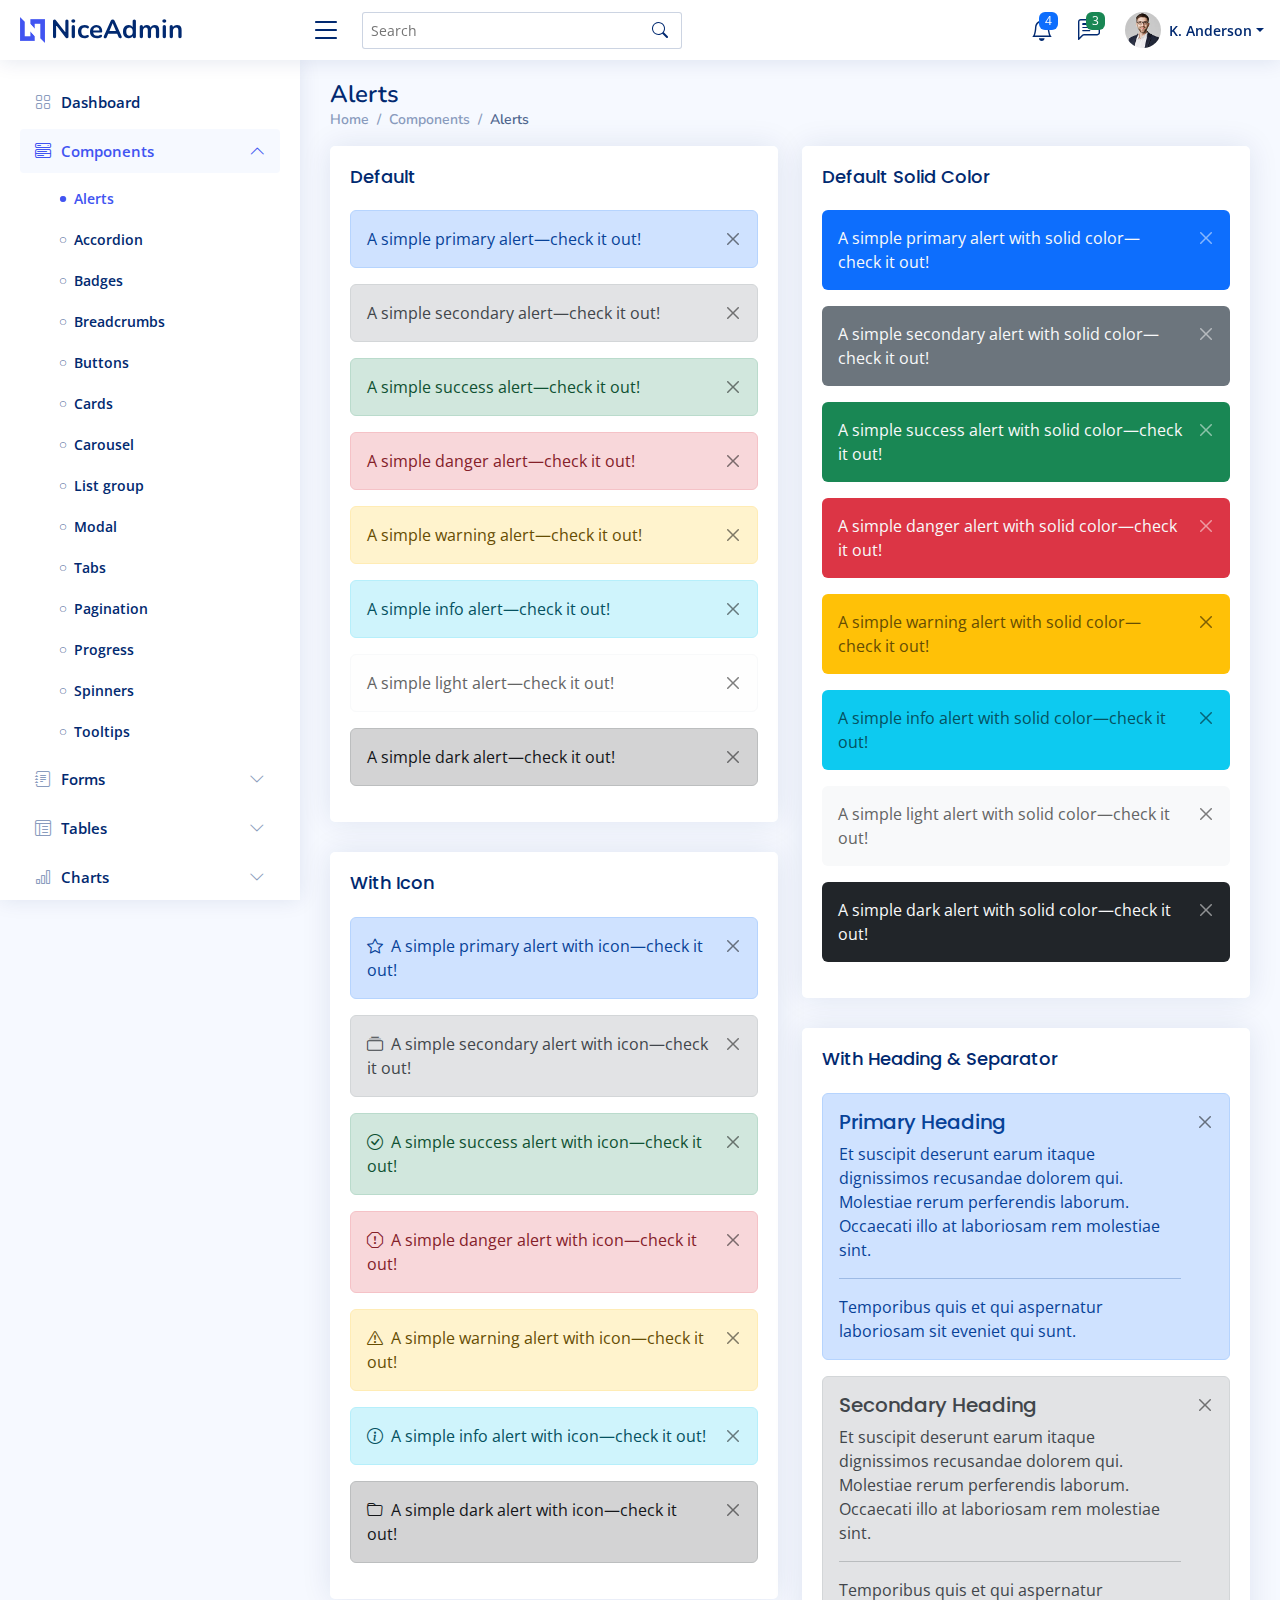
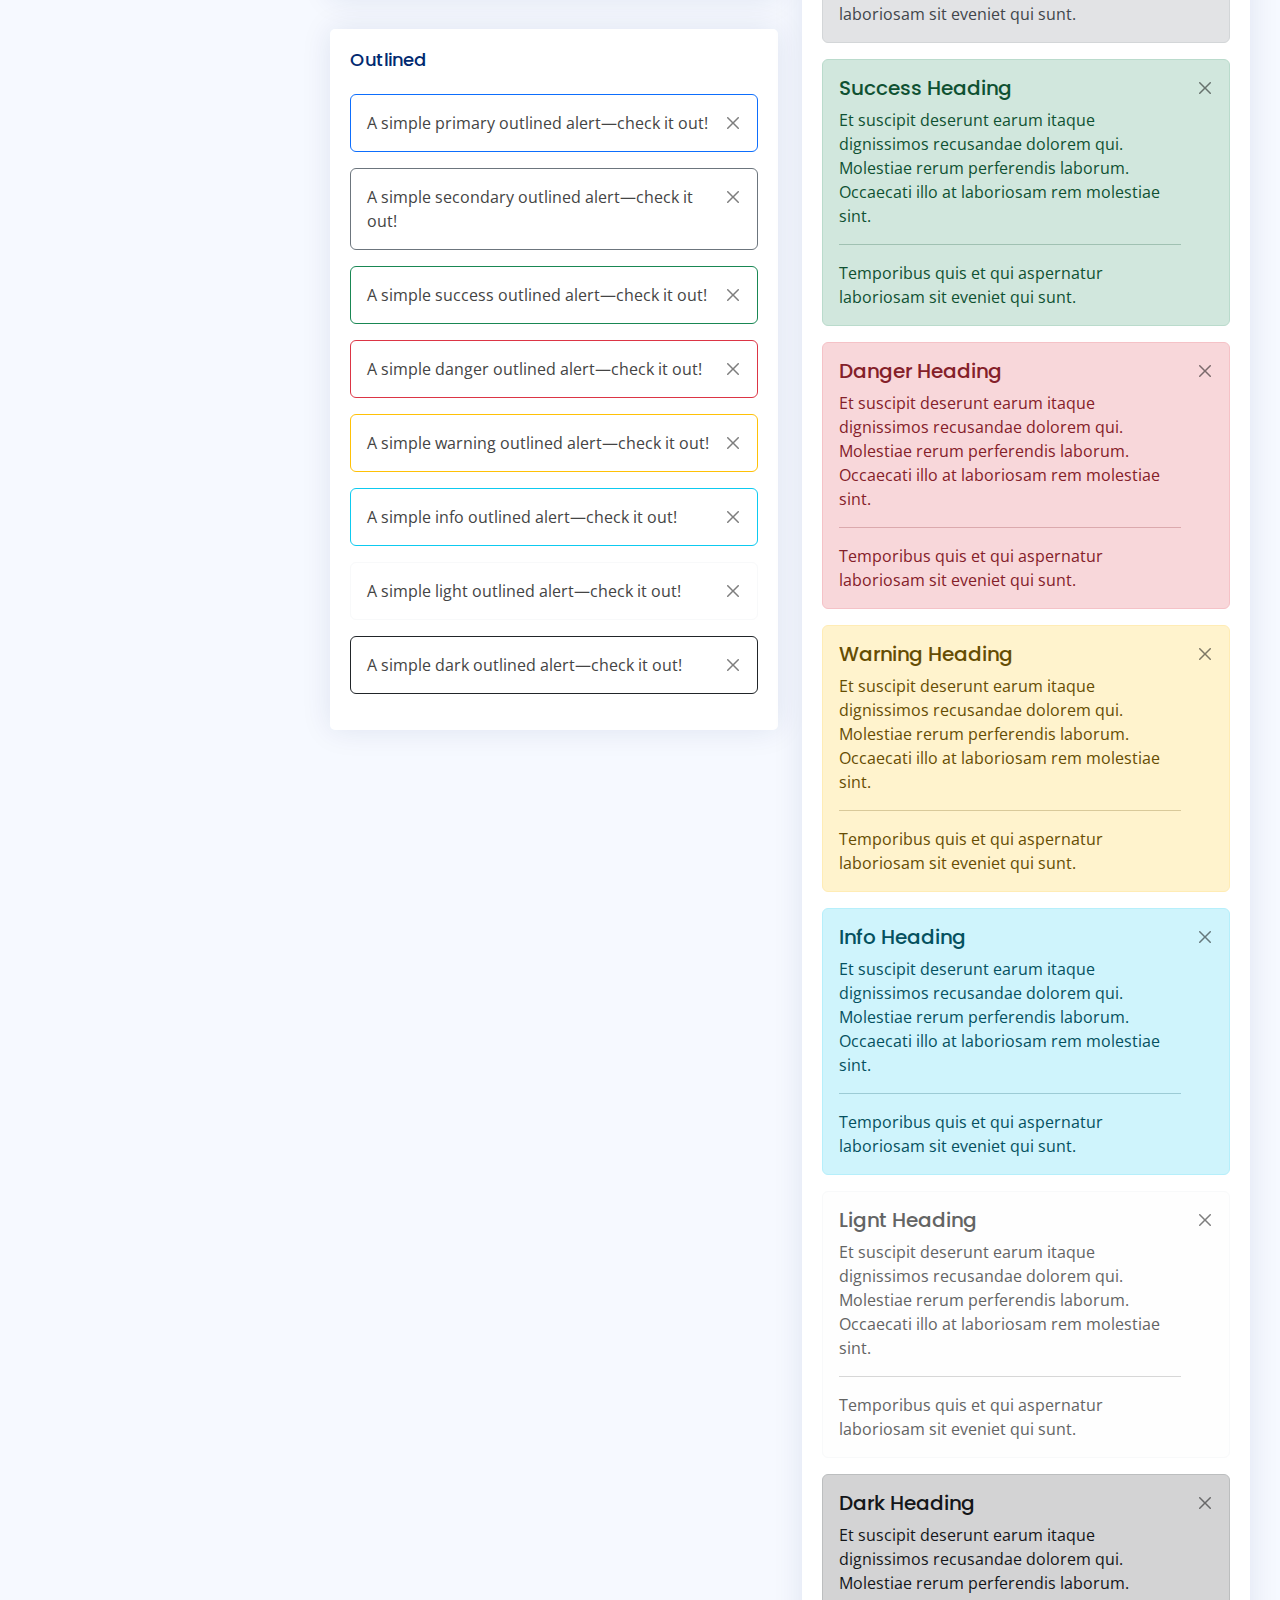
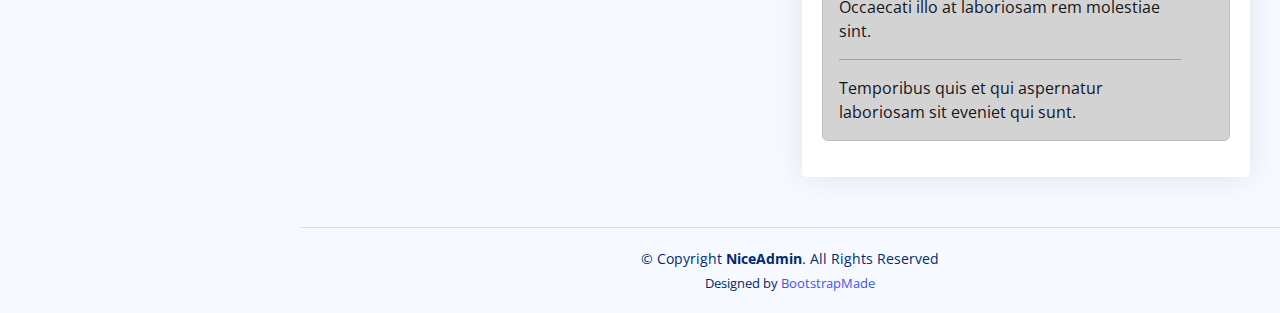
<file: components-alerts.html>
<!DOCTYPE html>
<html lang="en">

<head>
  <meta charset="utf-8">
  <meta content="width=device-width, initial-scale=1.0" name="viewport">

  <title>Components / Alerts - NiceAdmin Bootstrap Template</title>
  <meta content="" name="description">
  <meta content="" name="keywords">

  <!-- Favicons -->
  <link href="assets/img/favicon.png" rel="icon">
  <link href="assets/img/apple-touch-icon.png" rel="apple-touch-icon">

  <!-- Google Fonts -->
  <link href="https://fonts.gstatic.com" rel="preconnect">
  <link href="https://fonts.googleapis.com/css?family=Open+Sans:300,300i,400,400i,600,600i,700,700i|Nunito:300,300i,400,400i,600,600i,700,700i|Poppins:300,300i,400,400i,500,500i,600,600i,700,700i" rel="stylesheet">

  <!-- Vendor CSS Files -->
  <link href="assets/vendor/bootstrap/css/bootstrap.min.css" rel="stylesheet">
  <link href="assets/vendor/bootstrap-icons/bootstrap-icons.css" rel="stylesheet">
  <link href="assets/vendor/boxicons/css/boxicons.min.css" rel="stylesheet">
  <link href="assets/vendor/quill/quill.snow.css" rel="stylesheet">
  <link href="assets/vendor/quill/quill.bubble.css" rel="stylesheet">
  <link href="assets/vendor/remixicon/remixicon.css" rel="stylesheet">
  <link href="assets/vendor/simple-datatables/style.css" rel="stylesheet">

  <!-- Template Main CSS File -->
  <link href="assets/css/style.css" rel="stylesheet">

  <!-- =======================================================
  * Template Name: NiceAdmin
  * Updated: Mar 09 2023 with Bootstrap v5.2.3
  * Template URL: https://bootstrapmade.com/nice-admin-bootstrap-admin-html-template/
  * Author: BootstrapMade.com
  * License: https://bootstrapmade.com/license/
  ======================================================== -->
</head>

<body>

  <!-- ======= Header ======= -->
  <header id="header" class="header fixed-top d-flex align-items-center">

    <div class="d-flex align-items-center justify-content-between">
      <a href="index.html" class="logo d-flex align-items-center">
        <img src="assets/img/logo.png" alt="">
        <span class="d-none d-lg-block">NiceAdmin</span>
      </a>
      <i class="bi bi-list toggle-sidebar-btn"></i>
    </div><!-- End Logo -->

    <div class="search-bar">
      <form class="search-form d-flex align-items-center" method="POST" action="#">
        <input type="text" name="query" placeholder="Search" title="Enter search keyword">
        <button type="submit" title="Search"><i class="bi bi-search"></i></button>
      </form>
    </div><!-- End Search Bar -->

    <nav class="header-nav ms-auto">
      <ul class="d-flex align-items-center">

        <li class="nav-item d-block d-lg-none">
          <a class="nav-link nav-icon search-bar-toggle " href="#">
            <i class="bi bi-search"></i>
          </a>
        </li><!-- End Search Icon-->

        <li class="nav-item dropdown">

          <a class="nav-link nav-icon" href="#" data-bs-toggle="dropdown">
            <i class="bi bi-bell"></i>
            <span class="badge bg-primary badge-number">4</span>
          </a><!-- End Notification Icon -->

          <ul class="dropdown-menu dropdown-menu-end dropdown-menu-arrow notifications">
            <li class="dropdown-header">
              You have 4 new notifications
              <a href="#"><span class="badge rounded-pill bg-primary p-2 ms-2">View all</span></a>
            </li>
            <li>
              <hr class="dropdown-divider">
            </li>

            <li class="notification-item">
              <i class="bi bi-exclamation-circle text-warning"></i>
              <div>
                <h4>Lorem Ipsum</h4>
                <p>Quae dolorem earum veritatis oditseno</p>
                <p>30 min. ago</p>
              </div>
            </li>

            <li>
              <hr class="dropdown-divider">
            </li>

            <li class="notification-item">
              <i class="bi bi-x-circle text-danger"></i>
              <div>
                <h4>Atque rerum nesciunt</h4>
                <p>Quae dolorem earum veritatis oditseno</p>
                <p>1 hr. ago</p>
              </div>
            </li>

            <li>
              <hr class="dropdown-divider">
            </li>

            <li class="notification-item">
              <i class="bi bi-check-circle text-success"></i>
              <div>
                <h4>Sit rerum fuga</h4>
                <p>Quae dolorem earum veritatis oditseno</p>
                <p>2 hrs. ago</p>
              </div>
            </li>

            <li>
              <hr class="dropdown-divider">
            </li>

            <li class="notification-item">
              <i class="bi bi-info-circle text-primary"></i>
              <div>
                <h4>Dicta reprehenderit</h4>
                <p>Quae dolorem earum veritatis oditseno</p>
                <p>4 hrs. ago</p>
              </div>
            </li>

            <li>
              <hr class="dropdown-divider">
            </li>
            <li class="dropdown-footer">
              <a href="#">Show all notifications</a>
            </li>

          </ul><!-- End Notification Dropdown Items -->

        </li><!-- End Notification Nav -->

        <li class="nav-item dropdown">

          <a class="nav-link nav-icon" href="#" data-bs-toggle="dropdown">
            <i class="bi bi-chat-left-text"></i>
            <span class="badge bg-success badge-number">3</span>
          </a><!-- End Messages Icon -->

          <ul class="dropdown-menu dropdown-menu-end dropdown-menu-arrow messages">
            <li class="dropdown-header">
              You have 3 new messages
              <a href="#"><span class="badge rounded-pill bg-primary p-2 ms-2">View all</span></a>
            </li>
            <li>
              <hr class="dropdown-divider">
            </li>

            <li class="message-item">
              <a href="#">
                <img src="assets/img/messages-1.jpg" alt="" class="rounded-circle">
                <div>
                  <h4>Maria Hudson</h4>
                  <p>Velit asperiores et ducimus soluta repudiandae labore officia est ut...</p>
                  <p>4 hrs. ago</p>
                </div>
              </a>
            </li>
            <li>
              <hr class="dropdown-divider">
            </li>

            <li class="message-item">
              <a href="#">
                <img src="assets/img/messages-2.jpg" alt="" class="rounded-circle">
                <div>
                  <h4>Anna Nelson</h4>
                  <p>Velit asperiores et ducimus soluta repudiandae labore officia est ut...</p>
                  <p>6 hrs. ago</p>
                </div>
              </a>
            </li>
            <li>
              <hr class="dropdown-divider">
            </li>

            <li class="message-item">
              <a href="#">
                <img src="assets/img/messages-3.jpg" alt="" class="rounded-circle">
                <div>
                  <h4>David Muldon</h4>
                  <p>Velit asperiores et ducimus soluta repudiandae labore officia est ut...</p>
                  <p>8 hrs. ago</p>
                </div>
              </a>
            </li>
            <li>
              <hr class="dropdown-divider">
            </li>

            <li class="dropdown-footer">
              <a href="#">Show all messages</a>
            </li>

          </ul><!-- End Messages Dropdown Items -->

        </li><!-- End Messages Nav -->

        <li class="nav-item dropdown pe-3">

          <a class="nav-link nav-profile d-flex align-items-center pe-0" href="#" data-bs-toggle="dropdown">
            <img src="assets/img/profile-img.jpg" alt="Profile" class="rounded-circle">
            <span class="d-none d-md-block dropdown-toggle ps-2">K. Anderson</span>
          </a><!-- End Profile Iamge Icon -->

          <ul class="dropdown-menu dropdown-menu-end dropdown-menu-arrow profile">
            <li class="dropdown-header">
              <h6>Kevin Anderson</h6>
              <span>Web Designer</span>
            </li>
            <li>
              <hr class="dropdown-divider">
            </li>

            <li>
              <a class="dropdown-item d-flex align-items-center" href="users-profile.html">
                <i class="bi bi-person"></i>
                <span>My Profile</span>
              </a>
            </li>
            <li>
              <hr class="dropdown-divider">
            </li>

            <li>
              <a class="dropdown-item d-flex align-items-center" href="users-profile.html">
                <i class="bi bi-gear"></i>
                <span>Account Settings</span>
              </a>
            </li>
            <li>
              <hr class="dropdown-divider">
            </li>

            <li>
              <a class="dropdown-item d-flex align-items-center" href="pages-faq.html">
                <i class="bi bi-question-circle"></i>
                <span>Need Help?</span>
              </a>
            </li>
            <li>
              <hr class="dropdown-divider">
            </li>

            <li>
              <a class="dropdown-item d-flex align-items-center" href="#">
                <i class="bi bi-box-arrow-right"></i>
                <span>Sign Out</span>
              </a>
            </li>

          </ul><!-- End Profile Dropdown Items -->
        </li><!-- End Profile Nav -->

      </ul>
    </nav><!-- End Icons Navigation -->

  </header><!-- End Header -->

  <!-- ======= Sidebar ======= -->
  <aside id="sidebar" class="sidebar">

    <ul class="sidebar-nav" id="sidebar-nav">

      <li class="nav-item">
        <a class="nav-link collapsed" href="index.html">
          <i class="bi bi-grid"></i>
          <span>Dashboard</span>
        </a>
      </li><!-- End Dashboard Nav -->

      <li class="nav-item">
        <a class="nav-link " data-bs-target="#components-nav" data-bs-toggle="collapse" href="#">
          <i class="bi bi-menu-button-wide"></i><span>Components</span><i class="bi bi-chevron-down ms-auto"></i>
        </a>
        <ul id="components-nav" class="nav-content collapse show" data-bs-parent="#sidebar-nav">
          <li>
            <a href="components-alerts.html" class="active">
              <i class="bi bi-circle"></i><span>Alerts</span>
            </a>
          </li>
          <li>
            <a href="components-accordion.html">
              <i class="bi bi-circle"></i><span>Accordion</span>
            </a>
          </li>
          <li>
            <a href="components-badges.html">
              <i class="bi bi-circle"></i><span>Badges</span>
            </a>
          </li>
          <li>
            <a href="components-breadcrumbs.html">
              <i class="bi bi-circle"></i><span>Breadcrumbs</span>
            </a>
          </li>
          <li>
            <a href="components-buttons.html">
              <i class="bi bi-circle"></i><span>Buttons</span>
            </a>
          </li>
          <li>
            <a href="components-cards.html">
              <i class="bi bi-circle"></i><span>Cards</span>
            </a>
          </li>
          <li>
            <a href="components-carousel.html">
              <i class="bi bi-circle"></i><span>Carousel</span>
            </a>
          </li>
          <li>
            <a href="components-list-group.html">
              <i class="bi bi-circle"></i><span>List group</span>
            </a>
          </li>
          <li>
            <a href="components-modal.html">
              <i class="bi bi-circle"></i><span>Modal</span>
            </a>
          </li>
          <li>
            <a href="components-tabs.html">
              <i class="bi bi-circle"></i><span>Tabs</span>
            </a>
          </li>
          <li>
            <a href="components-pagination.html">
              <i class="bi bi-circle"></i><span>Pagination</span>
            </a>
          </li>
          <li>
            <a href="components-progress.html">
              <i class="bi bi-circle"></i><span>Progress</span>
            </a>
          </li>
          <li>
            <a href="components-spinners.html">
              <i class="bi bi-circle"></i><span>Spinners</span>
            </a>
          </li>
          <li>
            <a href="components-tooltips.html">
              <i class="bi bi-circle"></i><span>Tooltips</span>
            </a>
          </li>
        </ul>
      </li><!-- End Components Nav -->

      <li class="nav-item">
        <a class="nav-link collapsed" data-bs-target="#forms-nav" data-bs-toggle="collapse" href="#">
          <i class="bi bi-journal-text"></i><span>Forms</span><i class="bi bi-chevron-down ms-auto"></i>
        </a>
        <ul id="forms-nav" class="nav-content collapse " data-bs-parent="#sidebar-nav">
          <li>
            <a href="forms-elements.html">
              <i class="bi bi-circle"></i><span>Form Elements</span>
            </a>
          </li>
          <li>
            <a href="forms-layouts.html">
              <i class="bi bi-circle"></i><span>Form Layouts</span>
            </a>
          </li>
          <li>
            <a href="forms-editors.html">
              <i class="bi bi-circle"></i><span>Form Editors</span>
            </a>
          </li>
          <li>
            <a href="forms-validation.html">
              <i class="bi bi-circle"></i><span>Form Validation</span>
            </a>
          </li>
        </ul>
      </li><!-- End Forms Nav -->

      <li class="nav-item">
        <a class="nav-link collapsed" data-bs-target="#tables-nav" data-bs-toggle="collapse" href="#">
          <i class="bi bi-layout-text-window-reverse"></i><span>Tables</span><i class="bi bi-chevron-down ms-auto"></i>
        </a>
        <ul id="tables-nav" class="nav-content collapse " data-bs-parent="#sidebar-nav">
          <li>
            <a href="tables-general.html">
              <i class="bi bi-circle"></i><span>General Tables</span>
            </a>
          </li>
          <li>
            <a href="tables-data.html">
              <i class="bi bi-circle"></i><span>Data Tables</span>
            </a>
          </li>
        </ul>
      </li><!-- End Tables Nav -->

      <li class="nav-item">
        <a class="nav-link collapsed" data-bs-target="#charts-nav" data-bs-toggle="collapse" href="#">
          <i class="bi bi-bar-chart"></i><span>Charts</span><i class="bi bi-chevron-down ms-auto"></i>
        </a>
        <ul id="charts-nav" class="nav-content collapse " data-bs-parent="#sidebar-nav">
          <li>
            <a href="charts-chartjs.html">
              <i class="bi bi-circle"></i><span>Chart.js</span>
            </a>
          </li>
          <li>
            <a href="charts-apexcharts.html">
              <i class="bi bi-circle"></i><span>ApexCharts</span>
            </a>
          </li>
          <li>
            <a href="charts-echarts.html">
              <i class="bi bi-circle"></i><span>ECharts</span>
            </a>
          </li>
        </ul>
      </li><!-- End Charts Nav -->

      <li class="nav-item">
        <a class="nav-link collapsed" data-bs-target="#icons-nav" data-bs-toggle="collapse" href="#">
          <i class="bi bi-gem"></i><span>Icons</span><i class="bi bi-chevron-down ms-auto"></i>
        </a>
        <ul id="icons-nav" class="nav-content collapse " data-bs-parent="#sidebar-nav">
          <li>
            <a href="icons-bootstrap.html">
              <i class="bi bi-circle"></i><span>Bootstrap Icons</span>
            </a>
          </li>
          <li>
            <a href="icons-remix.html">
              <i class="bi bi-circle"></i><span>Remix Icons</span>
            </a>
          </li>
          <li>
            <a href="icons-boxicons.html">
              <i class="bi bi-circle"></i><span>Boxicons</span>
            </a>
          </li>
        </ul>
      </li><!-- End Icons Nav -->

      <li class="nav-heading">Pages</li>

      <li class="nav-item">
        <a class="nav-link collapsed" href="users-profile.html">
          <i class="bi bi-person"></i>
          <span>Profile</span>
        </a>
      </li><!-- End Profile Page Nav -->

      <li class="nav-item">
        <a class="nav-link collapsed" href="pages-faq.html">
          <i class="bi bi-question-circle"></i>
          <span>F.A.Q</span>
        </a>
      </li><!-- End F.A.Q Page Nav -->

      <li class="nav-item">
        <a class="nav-link collapsed" href="pages-contact.html">
          <i class="bi bi-envelope"></i>
          <span>Contact</span>
        </a>
      </li><!-- End Contact Page Nav -->

      <li class="nav-item">
        <a class="nav-link collapsed" href="pages-register.html">
          <i class="bi bi-card-list"></i>
          <span>Register</span>
        </a>
      </li><!-- End Register Page Nav -->

      <li class="nav-item">
        <a class="nav-link collapsed" href="pages-login.html">
          <i class="bi bi-box-arrow-in-right"></i>
          <span>Login</span>
        </a>
      </li><!-- End Login Page Nav -->

      <li class="nav-item">
        <a class="nav-link collapsed" href="pages-error-404.html">
          <i class="bi bi-dash-circle"></i>
          <span>Error 404</span>
        </a>
      </li><!-- End Error 404 Page Nav -->

      <li class="nav-item">
        <a class="nav-link collapsed" href="pages-blank.html">
          <i class="bi bi-file-earmark"></i>
          <span>Blank</span>
        </a>
      </li><!-- End Blank Page Nav -->

    </ul>

  </aside><!-- End Sidebar-->

  <main id="main" class="main">

    <div class="pagetitle">
      <h1>Alerts</h1>
      <nav>
        <ol class="breadcrumb">
          <li class="breadcrumb-item"><a href="index.html">Home</a></li>
          <li class="breadcrumb-item">Components</li>
          <li class="breadcrumb-item active">Alerts</li>
        </ol>
      </nav>
    </div><!-- End Page Title -->

    <section class="section">
      <div class="row">
        <div class="col-lg-6">

          <div class="card">
            <div class="card-body">

              <h5 class="card-title">Default</h5>

              <div class="alert alert-primary alert-dismissible fade show" role="alert">
                A simple primary alert—check it out!
                <button type="button" class="btn-close" data-bs-dismiss="alert" aria-label="Close"></button>
              </div>

              <div class="alert alert-secondary alert-dismissible fade show" role="alert">
                A simple secondary alert—check it out!
                <button type="button" class="btn-close" data-bs-dismiss="alert" aria-label="Close"></button>
              </div>

              <div class="alert alert-success alert-dismissible fade show" role="alert">
                A simple success alert—check it out!
                <button type="button" class="btn-close" data-bs-dismiss="alert" aria-label="Close"></button>
              </div>

              <div class="alert alert-danger alert-dismissible fade show" role="alert">
                A simple danger alert—check it out!
                <button type="button" class="btn-close" data-bs-dismiss="alert" aria-label="Close"></button>
              </div>

              <div class="alert alert-warning alert-dismissible fade show" role="alert">
                A simple warning alert—check it out!
                <button type="button" class="btn-close" data-bs-dismiss="alert" aria-label="Close"></button>
              </div>

              <div class="alert alert-info alert-dismissible fade show" role="alert">
                A simple info alert—check it out!
                <button type="button" class="btn-close" data-bs-dismiss="alert" aria-label="Close"></button>
              </div>

              <div class="alert alert-light border-light alert-dismissible fade show" role="alert">
                A simple light alert—check it out!
                <button type="button" class="btn-close" data-bs-dismiss="alert" aria-label="Close"></button>
              </div>

              <div class="alert alert-dark alert-dismissible fade show" role="alert">
                A simple dark alert—check it out!
                <button type="button" class="btn-close" data-bs-dismiss="alert" aria-label="Close"></button>
              </div>

            </div>
          </div>

          <div class="card">
            <div class="card-body">
              <h5 class="card-title">With Icon</h5>

              <div class="alert alert-primary alert-dismissible fade show" role="alert">
                <i class="bi bi-star me-1"></i>
                A simple primary alert with icon—check it out!
                <button type="button" class="btn-close" data-bs-dismiss="alert" aria-label="Close"></button>
              </div>

              <div class="alert alert-secondary alert-dismissible fade show" role="alert">
                <i class="bi bi-collection me-1"></i>
                A simple secondary alert with icon—check it out!
                <button type="button" class="btn-close" data-bs-dismiss="alert" aria-label="Close"></button>
              </div>

              <div class="alert alert-success alert-dismissible fade show" role="alert">
                <i class="bi bi-check-circle me-1"></i>
                A simple success alert with icon—check it out!
                <button type="button" class="btn-close" data-bs-dismiss="alert" aria-label="Close"></button>
              </div>

              <div class="alert alert-danger alert-dismissible fade show" role="alert">
                <i class="bi bi-exclamation-octagon me-1"></i>
                A simple danger alert with icon—check it out!
                <button type="button" class="btn-close" data-bs-dismiss="alert" aria-label="Close"></button>
              </div>

              <div class="alert alert-warning alert-dismissible fade show" role="alert">
                <i class="bi bi-exclamation-triangle me-1"></i>
                A simple warning alert with icon—check it out!
                <button type="button" class="btn-close" data-bs-dismiss="alert" aria-label="Close"></button>
              </div>

              <div class="alert alert-info alert-dismissible fade show" role="alert">
                <i class="bi bi-info-circle me-1"></i>
                A simple info alert with icon—check it out!
                <button type="button" class="btn-close" data-bs-dismiss="alert" aria-label="Close"></button>
              </div>

              <div class="alert alert-dark alert-dismissible fade show" role="alert">
                <i class="bi bi-folder me-1"></i>
                A simple dark alert with icon—check it out!
                <button type="button" class="btn-close" data-bs-dismiss="alert" aria-label="Close"></button>
              </div>

            </div>
          </div>

          <div class="card">
            <div class="card-body">
              <h5 class="card-title">Outlined</h5>

              <div class="alert border-primary alert-dismissible fade show" role="alert">
                A simple primary outlined alert—check it out!
                <button type="button" class="btn-close" data-bs-dismiss="alert" aria-label="Close"></button>
              </div>

              <div class="alert border-secondary alert-dismissible fade show" role="alert">
                A simple secondary outlined alert—check it out!
                <button type="button" class="btn-close" data-bs-dismiss="alert" aria-label="Close"></button>
              </div>

              <div class="alert border-success alert-dismissible fade show" role="alert">
                A simple success outlined alert—check it out!
                <button type="button" class="btn-close" data-bs-dismiss="alert" aria-label="Close"></button>
              </div>

              <div class="alert border-danger alert-dismissible fade show" role="alert">
                A simple danger outlined alert—check it out!
                <button type="button" class="btn-close" data-bs-dismiss="alert" aria-label="Close"></button>
              </div>

              <div class="alert border-warning alert-dismissible fade show" role="alert">
                A simple warning outlined alert—check it out!
                <button type="button" class="btn-close" data-bs-dismiss="alert" aria-label="Close"></button>
              </div>

              <div class="alert border-info alert-dismissible fade show" role="alert">
                A simple info outlined alert—check it out!
                <button type="button" class="btn-close" data-bs-dismiss="alert" aria-label="Close"></button>
              </div>

              <div class="alert border-light alert-dismissible fade show" role="alert">
                A simple light outlined alert—check it out!
                <button type="button" class="btn-close" data-bs-dismiss="alert" aria-label="Close"></button>
              </div>

              <div class="alert border-dark alert-dismissible fade show" role="alert">
                A simple dark outlined alert—check it out!
                <button type="button" class="btn-close" data-bs-dismiss="alert" aria-label="Close"></button>
              </div>

            </div>
          </div>

        </div>

        <div class="col-lg-6">

          <div class="card">
            <div class="card-body">
              <h5 class="card-title">Default Solid Color</h5>

              <div class="alert alert-primary bg-primary text-light border-0 alert-dismissible fade show" role="alert">
                A simple primary alert with solid color—check it out!
                <button type="button" class="btn-close btn-close-white" data-bs-dismiss="alert" aria-label="Close"></button>
              </div>

              <div class="alert alert-secondary bg-secondary text-light border-0 alert-dismissible fade show" role="alert">
                A simple secondary alert with solid color—check it out!
                <button type="button" class="btn-close btn-close-white" data-bs-dismiss="alert" aria-label="Close"></button>
              </div>

              <div class="alert alert-success bg-success text-light border-0 alert-dismissible fade show" role="alert">
                A simple success alert with solid color—check it out!
                <button type="button" class="btn-close btn-close-white" data-bs-dismiss="alert" aria-label="Close"></button>
              </div>

              <div class="alert alert-danger bg-danger text-light border-0 alert-dismissible fade show" role="alert">
                A simple danger alert with solid color—check it out!
                <button type="button" class="btn-close btn-close-white" data-bs-dismiss="alert" aria-label="Close"></button>
              </div>

              <div class="alert alert-warning bg-warning border-0 alert-dismissible fade show" role="alert">
                A simple warning alert with solid color—check it out!
                <button type="button" class="btn-close" data-bs-dismiss="alert" aria-label="Close"></button>
              </div>

              <div class="alert alert-info bg-info border-0 alert-dismissible fade show" role="alert">
                A simple info alert with solid color—check it out!
                <button type="button" class="btn-close" data-bs-dismiss="alert" aria-label="Close"></button>
              </div>

              <div class="alert alert-light bg-light border-0 alert-dismissible fade show" role="alert">
                A simple light alert with solid color—check it out!
                <button type="button" class="btn-close" data-bs-dismiss="alert" aria-label="Close"></button>
              </div>

              <div class="alert alert-dark bg-dark text-light border-0 alert-dismissible fade show" role="alert">
                A simple dark alert with solid color—check it out!
                <button type="button" class="btn-close btn-close-white" data-bs-dismiss="alert" aria-label="Close"></button>
              </div>

            </div>
          </div>

          <div class="card">
            <div class="card-body">
              <h5 class="card-title">With Heading &amp Separator</h5>

              <div class="alert alert-primary alert-dismissible fade show" role="alert">
                <h4 class="alert-heading">Primary Heading</h4>
                <p>Et suscipit deserunt earum itaque dignissimos recusandae dolorem qui. Molestiae rerum perferendis laborum. Occaecati illo at laboriosam rem molestiae sint.</p>
                <hr>
                <p class="mb-0">Temporibus quis et qui aspernatur laboriosam sit eveniet qui sunt.</p>
                <button type="button" class="btn-close" data-bs-dismiss="alert" aria-label="Close"></button>
              </div>

              <div class="alert alert-secondary alert-dismissible fade show" role="alert">
                <h4 class="alert-heading">Secondary Heading</h4>
                <p>Et suscipit deserunt earum itaque dignissimos recusandae dolorem qui. Molestiae rerum perferendis laborum. Occaecati illo at laboriosam rem molestiae sint.</p>
                <hr>
                <p class="mb-0">Temporibus quis et qui aspernatur laboriosam sit eveniet qui sunt.</p>
                <button type="button" class="btn-close" data-bs-dismiss="alert" aria-label="Close"></button>
              </div>

              <div class="alert alert-success alert-dismissible fade show" role="alert">
                <h4 class="alert-heading">Success Heading</h4>
                <p>Et suscipit deserunt earum itaque dignissimos recusandae dolorem qui. Molestiae rerum perferendis laborum. Occaecati illo at laboriosam rem molestiae sint.</p>
                <hr>
                <p class="mb-0">Temporibus quis et qui aspernatur laboriosam sit eveniet qui sunt.</p>
                <button type="button" class="btn-close" data-bs-dismiss="alert" aria-label="Close"></button>
              </div>

              <div class="alert alert-danger alert-dismissible fade show" role="alert">
                <h4 class="alert-heading">Danger Heading</h4>
                <p>Et suscipit deserunt earum itaque dignissimos recusandae dolorem qui. Molestiae rerum perferendis laborum. Occaecati illo at laboriosam rem molestiae sint.</p>
                <hr>
                <p class="mb-0">Temporibus quis et qui aspernatur laboriosam sit eveniet qui sunt.</p>
                <button type="button" class="btn-close" data-bs-dismiss="alert" aria-label="Close"></button>
              </div>

              <div class="alert alert-warning  alert-dismissible fade show" role="alert">
                <h4 class="alert-heading">Warning Heading</h4>
                <p>Et suscipit deserunt earum itaque dignissimos recusandae dolorem qui. Molestiae rerum perferendis laborum. Occaecati illo at laboriosam rem molestiae sint.</p>
                <hr>
                <p class="mb-0">Temporibus quis et qui aspernatur laboriosam sit eveniet qui sunt.</p>
                <button type="button" class="btn-close" data-bs-dismiss="alert" aria-label="Close"></button>
              </div>

              <div class="alert alert-info  alert-dismissible fade show" role="alert">
                <h4 class="alert-heading">Info Heading</h4>
                <p>Et suscipit deserunt earum itaque dignissimos recusandae dolorem qui. Molestiae rerum perferendis laborum. Occaecati illo at laboriosam rem molestiae sint.</p>
                <hr>
                <p class="mb-0">Temporibus quis et qui aspernatur laboriosam sit eveniet qui sunt.</p>
                <button type="button" class="btn-close" data-bs-dismiss="alert" aria-label="Close"></button>
              </div>

              <div class="alert alert-light border-light alert-dismissible fade show" role="alert">
                <h4 class="alert-heading">Lignt Heading</h4>
                <p>Et suscipit deserunt earum itaque dignissimos recusandae dolorem qui. Molestiae rerum perferendis laborum. Occaecati illo at laboriosam rem molestiae sint.</p>
                <hr>
                <p class="mb-0">Temporibus quis et qui aspernatur laboriosam sit eveniet qui sunt.</p>
                <button type="button" class="btn-close" data-bs-dismiss="alert" aria-label="Close"></button>
              </div>

              <div class="alert alert-dark  alert-dismissible fade show" role="alert">
                <h4 class="alert-heading">Dark Heading</h4>
                <p>Et suscipit deserunt earum itaque dignissimos recusandae dolorem qui. Molestiae rerum perferendis laborum. Occaecati illo at laboriosam rem molestiae sint.</p>
                <hr>
                <p class="mb-0">Temporibus quis et qui aspernatur laboriosam sit eveniet qui sunt.</p>
                <button type="button" class="btn-close" data-bs-dismiss="alert" aria-label="Close"></button>
              </div>

            </div>
          </div>
        </div>
      </div>
    </section>

  </main><!-- End #main -->

  <!-- ======= Footer ======= -->
  <footer id="footer" class="footer">
    <div class="copyright">
      &copy; Copyright <strong><span>NiceAdmin</span></strong>. All Rights Reserved
    </div>
    <div class="credits">
      <!-- All the links in the footer should remain intact. -->
      <!-- You can delete the links only if you purchased the pro version. -->
      <!-- Licensing information: https://bootstrapmade.com/license/ -->
      <!-- Purchase the pro version with working PHP/AJAX contact form: https://bootstrapmade.com/nice-admin-bootstrap-admin-html-template/ -->
      Designed by <a href="https://bootstrapmade.com/">BootstrapMade</a>
    </div>
  </footer><!-- End Footer -->

  <a href="#" class="back-to-top d-flex align-items-center justify-content-center"><i class="bi bi-arrow-up-short"></i></a>

  <!-- Vendor JS Files -->
  <script src="assets/vendor/apexcharts/apexcharts.min.js"></script>
  <script src="assets/vendor/bootstrap/js/bootstrap.bundle.min.js"></script>
  <script src="assets/vendor/chart.js/chart.umd.js"></script>
  <script src="assets/vendor/echarts/echarts.min.js"></script>
  <script src="assets/vendor/quill/quill.min.js"></script>
  <script src="assets/vendor/simple-datatables/simple-datatables.js"></script>
  <script src="assets/vendor/tinymce/tinymce.min.js"></script>
  <script src="assets/vendor/php-email-form/validate.js"></script>

  <!-- Template Main JS File -->
  <script src="assets/js/main.js"></script>

</body>

</html>
</file>
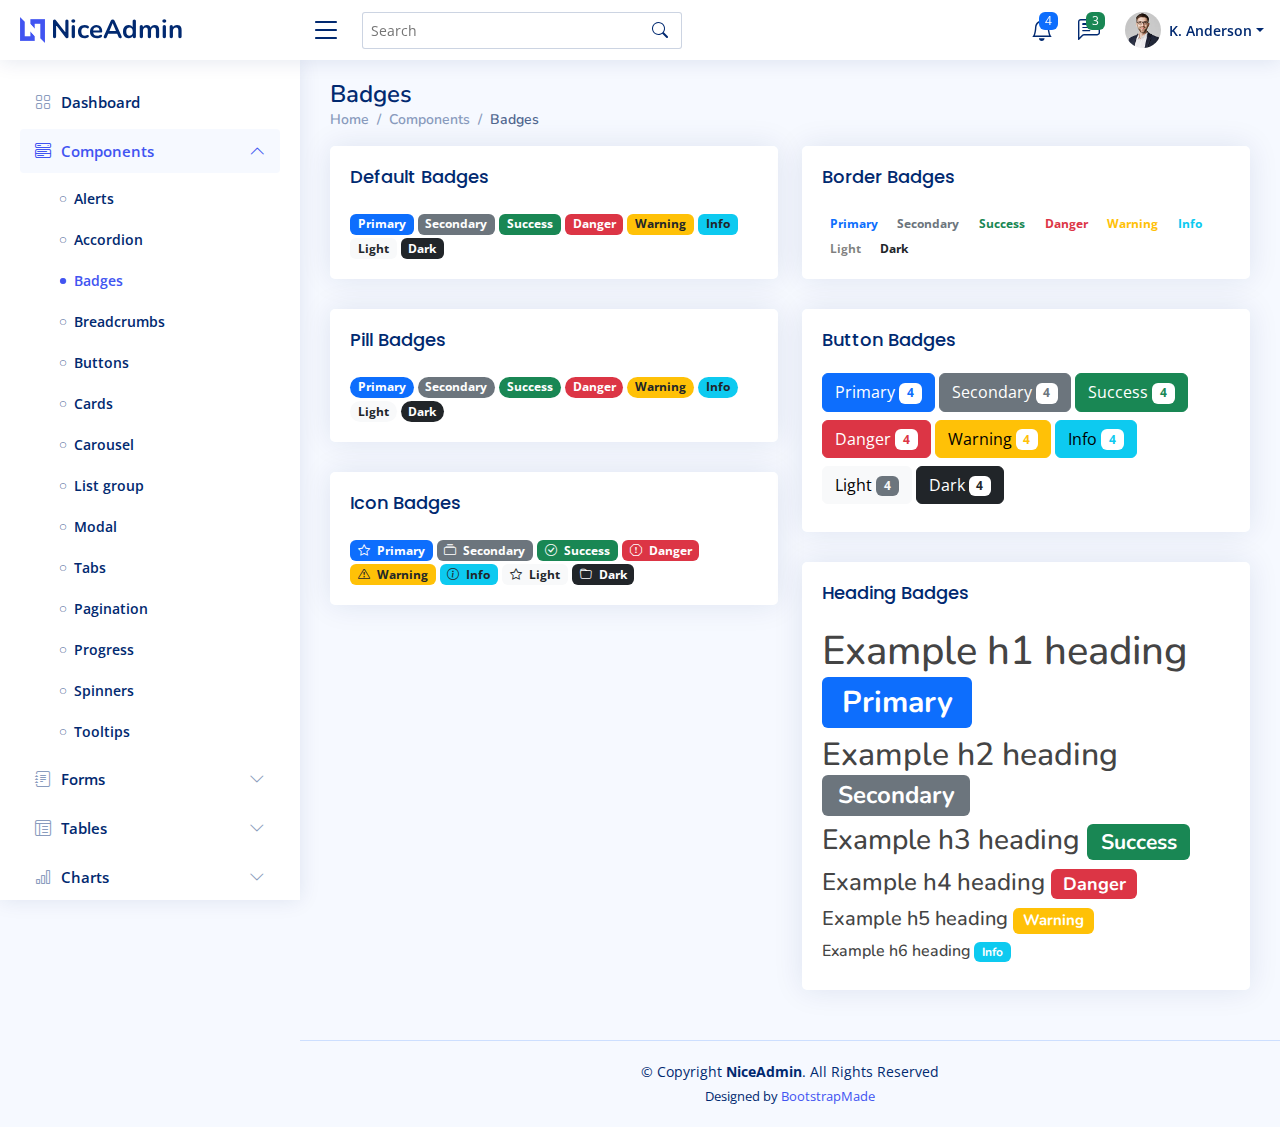
<file: components-badges.html>
<!DOCTYPE html>
<html lang="en">

<head>
  <meta charset="utf-8">
  <meta content="width=device-width, initial-scale=1.0" name="viewport">

  <title>Components / Badges - NiceAdmin Bootstrap Template</title>
  <meta content="" name="description">
  <meta content="" name="keywords">

  <!-- Favicons -->
  <link href="assets/img/favicon.png" rel="icon">
  <link href="assets/img/apple-touch-icon.png" rel="apple-touch-icon">

  <!-- Google Fonts -->
  <link href="https://fonts.gstatic.com" rel="preconnect">
  <link href="https://fonts.googleapis.com/css?family=Open+Sans:300,300i,400,400i,600,600i,700,700i|Nunito:300,300i,400,400i,600,600i,700,700i|Poppins:300,300i,400,400i,500,500i,600,600i,700,700i" rel="stylesheet">

  <!-- Vendor CSS Files -->
  <link href="assets/vendor/bootstrap/css/bootstrap.min.css" rel="stylesheet">
  <link href="assets/vendor/bootstrap-icons/bootstrap-icons.css" rel="stylesheet">
  <link href="assets/vendor/boxicons/css/boxicons.min.css" rel="stylesheet">
  <link href="assets/vendor/quill/quill.snow.css" rel="stylesheet">
  <link href="assets/vendor/quill/quill.bubble.css" rel="stylesheet">
  <link href="assets/vendor/remixicon/remixicon.css" rel="stylesheet">
  <link href="assets/vendor/simple-datatables/style.css" rel="stylesheet">

  <!-- Template Main CSS File -->
  <link href="assets/css/style.css" rel="stylesheet">

  <!-- =======================================================
  * Template Name: NiceAdmin
  * Updated: Mar 09 2023 with Bootstrap v5.2.3
  * Template URL: https://bootstrapmade.com/nice-admin-bootstrap-admin-html-template/
  * Author: BootstrapMade.com
  * License: https://bootstrapmade.com/license/
  ======================================================== -->
</head>

<body>

  <!-- ======= Header ======= -->
  <header id="header" class="header fixed-top d-flex align-items-center">

    <div class="d-flex align-items-center justify-content-between">
      <a href="index.html" class="logo d-flex align-items-center">
        <img src="assets/img/logo.png" alt="">
        <span class="d-none d-lg-block">NiceAdmin</span>
      </a>
      <i class="bi bi-list toggle-sidebar-btn"></i>
    </div><!-- End Logo -->

    <div class="search-bar">
      <form class="search-form d-flex align-items-center" method="POST" action="#">
        <input type="text" name="query" placeholder="Search" title="Enter search keyword">
        <button type="submit" title="Search"><i class="bi bi-search"></i></button>
      </form>
    </div><!-- End Search Bar -->

    <nav class="header-nav ms-auto">
      <ul class="d-flex align-items-center">

        <li class="nav-item d-block d-lg-none">
          <a class="nav-link nav-icon search-bar-toggle " href="#">
            <i class="bi bi-search"></i>
          </a>
        </li><!-- End Search Icon-->

        <li class="nav-item dropdown">

          <a class="nav-link nav-icon" href="#" data-bs-toggle="dropdown">
            <i class="bi bi-bell"></i>
            <span class="badge bg-primary badge-number">4</span>
          </a><!-- End Notification Icon -->

          <ul class="dropdown-menu dropdown-menu-end dropdown-menu-arrow notifications">
            <li class="dropdown-header">
              You have 4 new notifications
              <a href="#"><span class="badge rounded-pill bg-primary p-2 ms-2">View all</span></a>
            </li>
            <li>
              <hr class="dropdown-divider">
            </li>

            <li class="notification-item">
              <i class="bi bi-exclamation-circle text-warning"></i>
              <div>
                <h4>Lorem Ipsum</h4>
                <p>Quae dolorem earum veritatis oditseno</p>
                <p>30 min. ago</p>
              </div>
            </li>

            <li>
              <hr class="dropdown-divider">
            </li>

            <li class="notification-item">
              <i class="bi bi-x-circle text-danger"></i>
              <div>
                <h4>Atque rerum nesciunt</h4>
                <p>Quae dolorem earum veritatis oditseno</p>
                <p>1 hr. ago</p>
              </div>
            </li>

            <li>
              <hr class="dropdown-divider">
            </li>

            <li class="notification-item">
              <i class="bi bi-check-circle text-success"></i>
              <div>
                <h4>Sit rerum fuga</h4>
                <p>Quae dolorem earum veritatis oditseno</p>
                <p>2 hrs. ago</p>
              </div>
            </li>

            <li>
              <hr class="dropdown-divider">
            </li>

            <li class="notification-item">
              <i class="bi bi-info-circle text-primary"></i>
              <div>
                <h4>Dicta reprehenderit</h4>
                <p>Quae dolorem earum veritatis oditseno</p>
                <p>4 hrs. ago</p>
              </div>
            </li>

            <li>
              <hr class="dropdown-divider">
            </li>
            <li class="dropdown-footer">
              <a href="#">Show all notifications</a>
            </li>

          </ul><!-- End Notification Dropdown Items -->

        </li><!-- End Notification Nav -->

        <li class="nav-item dropdown">

          <a class="nav-link nav-icon" href="#" data-bs-toggle="dropdown">
            <i class="bi bi-chat-left-text"></i>
            <span class="badge bg-success badge-number">3</span>
          </a><!-- End Messages Icon -->

          <ul class="dropdown-menu dropdown-menu-end dropdown-menu-arrow messages">
            <li class="dropdown-header">
              You have 3 new messages
              <a href="#"><span class="badge rounded-pill bg-primary p-2 ms-2">View all</span></a>
            </li>
            <li>
              <hr class="dropdown-divider">
            </li>

            <li class="message-item">
              <a href="#">
                <img src="assets/img/messages-1.jpg" alt="" class="rounded-circle">
                <div>
                  <h4>Maria Hudson</h4>
                  <p>Velit asperiores et ducimus soluta repudiandae labore officia est ut...</p>
                  <p>4 hrs. ago</p>
                </div>
              </a>
            </li>
            <li>
              <hr class="dropdown-divider">
            </li>

            <li class="message-item">
              <a href="#">
                <img src="assets/img/messages-2.jpg" alt="" class="rounded-circle">
                <div>
                  <h4>Anna Nelson</h4>
                  <p>Velit asperiores et ducimus soluta repudiandae labore officia est ut...</p>
                  <p>6 hrs. ago</p>
                </div>
              </a>
            </li>
            <li>
              <hr class="dropdown-divider">
            </li>

            <li class="message-item">
              <a href="#">
                <img src="assets/img/messages-3.jpg" alt="" class="rounded-circle">
                <div>
                  <h4>David Muldon</h4>
                  <p>Velit asperiores et ducimus soluta repudiandae labore officia est ut...</p>
                  <p>8 hrs. ago</p>
                </div>
              </a>
            </li>
            <li>
              <hr class="dropdown-divider">
            </li>

            <li class="dropdown-footer">
              <a href="#">Show all messages</a>
            </li>

          </ul><!-- End Messages Dropdown Items -->

        </li><!-- End Messages Nav -->

        <li class="nav-item dropdown pe-3">

          <a class="nav-link nav-profile d-flex align-items-center pe-0" href="#" data-bs-toggle="dropdown">
            <img src="assets/img/profile-img.jpg" alt="Profile" class="rounded-circle">
            <span class="d-none d-md-block dropdown-toggle ps-2">K. Anderson</span>
          </a><!-- End Profile Iamge Icon -->

          <ul class="dropdown-menu dropdown-menu-end dropdown-menu-arrow profile">
            <li class="dropdown-header">
              <h6>Kevin Anderson</h6>
              <span>Web Designer</span>
            </li>
            <li>
              <hr class="dropdown-divider">
            </li>

            <li>
              <a class="dropdown-item d-flex align-items-center" href="users-profile.html">
                <i class="bi bi-person"></i>
                <span>My Profile</span>
              </a>
            </li>
            <li>
              <hr class="dropdown-divider">
            </li>

            <li>
              <a class="dropdown-item d-flex align-items-center" href="users-profile.html">
                <i class="bi bi-gear"></i>
                <span>Account Settings</span>
              </a>
            </li>
            <li>
              <hr class="dropdown-divider">
            </li>

            <li>
              <a class="dropdown-item d-flex align-items-center" href="pages-faq.html">
                <i class="bi bi-question-circle"></i>
                <span>Need Help?</span>
              </a>
            </li>
            <li>
              <hr class="dropdown-divider">
            </li>

            <li>
              <a class="dropdown-item d-flex align-items-center" href="#">
                <i class="bi bi-box-arrow-right"></i>
                <span>Sign Out</span>
              </a>
            </li>

          </ul><!-- End Profile Dropdown Items -->
        </li><!-- End Profile Nav -->

      </ul>
    </nav><!-- End Icons Navigation -->

  </header><!-- End Header -->

  <!-- ======= Sidebar ======= -->
  <aside id="sidebar" class="sidebar">

    <ul class="sidebar-nav" id="sidebar-nav">

      <li class="nav-item">
        <a class="nav-link collapsed" href="index.html">
          <i class="bi bi-grid"></i>
          <span>Dashboard</span>
        </a>
      </li><!-- End Dashboard Nav -->

      <li class="nav-item">
        <a class="nav-link " data-bs-target="#components-nav" data-bs-toggle="collapse" href="#">
          <i class="bi bi-menu-button-wide"></i><span>Components</span><i class="bi bi-chevron-down ms-auto"></i>
        </a>
        <ul id="components-nav" class="nav-content collapse show" data-bs-parent="#sidebar-nav">
          <li>
            <a href="components-alerts.html">
              <i class="bi bi-circle"></i><span>Alerts</span>
            </a>
          </li>
          <li>
            <a href="components-accordion.html">
              <i class="bi bi-circle"></i><span>Accordion</span>
            </a>
          </li>
          <li>
            <a href="components-badges.html" class="active">
              <i class="bi bi-circle"></i><span>Badges</span>
            </a>
          </li>
          <li>
            <a href="components-breadcrumbs.html">
              <i class="bi bi-circle"></i><span>Breadcrumbs</span>
            </a>
          </li>
          <li>
            <a href="components-buttons.html">
              <i class="bi bi-circle"></i><span>Buttons</span>
            </a>
          </li>
          <li>
            <a href="components-cards.html">
              <i class="bi bi-circle"></i><span>Cards</span>
            </a>
          </li>
          <li>
            <a href="components-carousel.html">
              <i class="bi bi-circle"></i><span>Carousel</span>
            </a>
          </li>
          <li>
            <a href="components-list-group.html">
              <i class="bi bi-circle"></i><span>List group</span>
            </a>
          </li>
          <li>
            <a href="components-modal.html">
              <i class="bi bi-circle"></i><span>Modal</span>
            </a>
          </li>
          <li>
            <a href="components-tabs.html">
              <i class="bi bi-circle"></i><span>Tabs</span>
            </a>
          </li>
          <li>
            <a href="components-pagination.html">
              <i class="bi bi-circle"></i><span>Pagination</span>
            </a>
          </li>
          <li>
            <a href="components-progress.html">
              <i class="bi bi-circle"></i><span>Progress</span>
            </a>
          </li>
          <li>
            <a href="components-spinners.html">
              <i class="bi bi-circle"></i><span>Spinners</span>
            </a>
          </li>
          <li>
            <a href="components-tooltips.html">
              <i class="bi bi-circle"></i><span>Tooltips</span>
            </a>
          </li>
        </ul>
      </li><!-- End Components Nav -->

      <li class="nav-item">
        <a class="nav-link collapsed" data-bs-target="#forms-nav" data-bs-toggle="collapse" href="#">
          <i class="bi bi-journal-text"></i><span>Forms</span><i class="bi bi-chevron-down ms-auto"></i>
        </a>
        <ul id="forms-nav" class="nav-content collapse " data-bs-parent="#sidebar-nav">
          <li>
            <a href="forms-elements.html">
              <i class="bi bi-circle"></i><span>Form Elements</span>
            </a>
          </li>
          <li>
            <a href="forms-layouts.html">
              <i class="bi bi-circle"></i><span>Form Layouts</span>
            </a>
          </li>
          <li>
            <a href="forms-editors.html">
              <i class="bi bi-circle"></i><span>Form Editors</span>
            </a>
          </li>
          <li>
            <a href="forms-validation.html">
              <i class="bi bi-circle"></i><span>Form Validation</span>
            </a>
          </li>
        </ul>
      </li><!-- End Forms Nav -->

      <li class="nav-item">
        <a class="nav-link collapsed" data-bs-target="#tables-nav" data-bs-toggle="collapse" href="#">
          <i class="bi bi-layout-text-window-reverse"></i><span>Tables</span><i class="bi bi-chevron-down ms-auto"></i>
        </a>
        <ul id="tables-nav" class="nav-content collapse " data-bs-parent="#sidebar-nav">
          <li>
            <a href="tables-general.html">
              <i class="bi bi-circle"></i><span>General Tables</span>
            </a>
          </li>
          <li>
            <a href="tables-data.html">
              <i class="bi bi-circle"></i><span>Data Tables</span>
            </a>
          </li>
        </ul>
      </li><!-- End Tables Nav -->

      <li class="nav-item">
        <a class="nav-link collapsed" data-bs-target="#charts-nav" data-bs-toggle="collapse" href="#">
          <i class="bi bi-bar-chart"></i><span>Charts</span><i class="bi bi-chevron-down ms-auto"></i>
        </a>
        <ul id="charts-nav" class="nav-content collapse " data-bs-parent="#sidebar-nav">
          <li>
            <a href="charts-chartjs.html">
              <i class="bi bi-circle"></i><span>Chart.js</span>
            </a>
          </li>
          <li>
            <a href="charts-apexcharts.html">
              <i class="bi bi-circle"></i><span>ApexCharts</span>
            </a>
          </li>
          <li>
            <a href="charts-echarts.html">
              <i class="bi bi-circle"></i><span>ECharts</span>
            </a>
          </li>
        </ul>
      </li><!-- End Charts Nav -->

      <li class="nav-item">
        <a class="nav-link collapsed" data-bs-target="#icons-nav" data-bs-toggle="collapse" href="#">
          <i class="bi bi-gem"></i><span>Icons</span><i class="bi bi-chevron-down ms-auto"></i>
        </a>
        <ul id="icons-nav" class="nav-content collapse " data-bs-parent="#sidebar-nav">
          <li>
            <a href="icons-bootstrap.html">
              <i class="bi bi-circle"></i><span>Bootstrap Icons</span>
            </a>
          </li>
          <li>
            <a href="icons-remix.html">
              <i class="bi bi-circle"></i><span>Remix Icons</span>
            </a>
          </li>
          <li>
            <a href="icons-boxicons.html">
              <i class="bi bi-circle"></i><span>Boxicons</span>
            </a>
          </li>
        </ul>
      </li><!-- End Icons Nav -->

      <li class="nav-heading">Pages</li>

      <li class="nav-item">
        <a class="nav-link collapsed" href="users-profile.html">
          <i class="bi bi-person"></i>
          <span>Profile</span>
        </a>
      </li><!-- End Profile Page Nav -->

      <li class="nav-item">
        <a class="nav-link collapsed" href="pages-faq.html">
          <i class="bi bi-question-circle"></i>
          <span>F.A.Q</span>
        </a>
      </li><!-- End F.A.Q Page Nav -->

      <li class="nav-item">
        <a class="nav-link collapsed" href="pages-contact.html">
          <i class="bi bi-envelope"></i>
          <span>Contact</span>
        </a>
      </li><!-- End Contact Page Nav -->

      <li class="nav-item">
        <a class="nav-link collapsed" href="pages-register.html">
          <i class="bi bi-card-list"></i>
          <span>Register</span>
        </a>
      </li><!-- End Register Page Nav -->

      <li class="nav-item">
        <a class="nav-link collapsed" href="pages-login.html">
          <i class="bi bi-box-arrow-in-right"></i>
          <span>Login</span>
        </a>
      </li><!-- End Login Page Nav -->

      <li class="nav-item">
        <a class="nav-link collapsed" href="pages-error-404.html">
          <i class="bi bi-dash-circle"></i>
          <span>Error 404</span>
        </a>
      </li><!-- End Error 404 Page Nav -->

      <li class="nav-item">
        <a class="nav-link collapsed" href="pages-blank.html">
          <i class="bi bi-file-earmark"></i>
          <span>Blank</span>
        </a>
      </li><!-- End Blank Page Nav -->

    </ul>

  </aside><!-- End Sidebar-->

  <main id="main" class="main">

    <div class="pagetitle">
      <h1>Badges</h1>
      <nav>
        <ol class="breadcrumb">
          <li class="breadcrumb-item"><a href="index.html">Home</a></li>
          <li class="breadcrumb-item">Components</li>
          <li class="breadcrumb-item active">Badges</li>
        </ol>
      </nav>
    </div><!-- End Page Title -->

    <section class="section">
      <div class="row">

        <div class="col-lg-6">

          <div class="card">
            <div class="card-body">
              <h5 class="card-title">Default Badges</h5>

              <span class="badge bg-primary">Primary</span>
              <span class="badge bg-secondary">Secondary</span>
              <span class="badge bg-success">Success</span>
              <span class="badge bg-danger">Danger</span>
              <span class="badge bg-warning text-dark">Warning</span>
              <span class="badge bg-info text-dark">Info</span>
              <span class="badge bg-light text-dark">Light</span>
              <span class="badge bg-dark">Dark</span>
            </div>
          </div><!-- End Default Badges -->

          <div class="card">
            <div class="card-body">
              <h5 class="card-title">Pill Badges</h5>
              <span class="badge rounded-pill bg-primary">Primary</span>
              <span class="badge rounded-pill bg-secondary">Secondary</span>
              <span class="badge rounded-pill bg-success">Success</span>
              <span class="badge rounded-pill bg-danger">Danger</span>
              <span class="badge rounded-pill bg-warning text-dark">Warning</span>
              <span class="badge rounded-pill bg-info text-dark">Info</span>
              <span class="badge rounded-pill bg-light text-dark">Light</span>
              <span class="badge rounded-pill bg-dark">Dark</span>
            </div>
          </div><!-- End Pill Badges -->

          <div class="card">
            <div class="card-body">
              <h5 class="card-title">Icon Badges</h5>
              <span class="badge bg-primary"><i class="bi bi-star me-1"></i> Primary</span>
              <span class="badge bg-secondary"><i class="bi bi-collection me-1"></i> Secondary</span>
              <span class="badge bg-success"><i class="bi bi-check-circle me-1"></i> Success</span>
              <span class="badge bg-danger"><i class="bi bi-exclamation-octagon me-1"></i> Danger</span>
              <span class="badge bg-warning text-dark"><i class="bi bi-exclamation-triangle me-1"></i> Warning</span>
              <span class="badge bg-info text-dark"><i class="bi bi-info-circle me-1"></i> Info</span>
              <span class="badge bg-light text-dark"><i class="bi bi-star me-1"></i> Light</span>
              <span class="badge bg-dark"><i class="bi bi-folder me-1"></i> Dark</span>
            </div>
          </div><!-- End Icon Badges -->

        </div>

        <div class="col-lg-6">

          <div class="card">
            <div class="card-body">
              <h5 class="card-title">Border Badges</h5>
              <span class="badge border-primary border-1 text-primary">Primary</span>
              <span class="badge border-secondary border-1 text-secondary">Secondary</span>
              <span class="badge border-success border-1 text-success">Success</span>
              <span class="badge border-danger border-1 text-danger">Danger</span>
              <span class="badge border-warning border-1 text-warning">Warning</span>
              <span class="badge border-info border-1 text-info">Info</span>
              <span class="badge border-light border-1 text-black-50">Light</span>
              <span class="badge border-dark border-1 text-dark">Dark</span>
            </div>
          </div><!-- End Border Badges -->

          <div class="card">
            <div class="card-body">
              <h5 class="card-title">Button Badges</h5>

              <button type="button" class="btn btn-primary mb-2">
                Primary <span class="badge bg-white text-primary">4</span>
              </button>
              <button type="button" class="btn btn-secondary mb-2">
                Secondary <span class="badge bg-white text-secondary">4</span>
              </button>
              <button type="button" class="btn btn-success mb-2">
                Success <span class="badge bg-white text-success">4</span>
              </button>
              <button type="button" class="btn btn-danger mb-2">
                Danger <span class="badge bg-white text-danger">4</span>
              </button>
              <button type="button" class="btn btn-warning mb-2">
                Warning <span class="badge bg-white text-warning">4</span>
              </button>
              <button type="button" class="btn btn-info mb-2">
                Info <span class="badge bg-white text-info">4</span>
              </button>
              <button type="button" class="btn btn-light mb-2">
                Light <span class="badge bg-secondary text-light">4</span>
              </button>
              <button type="button" class="btn btn-dark mb-2">
                Dark <span class="badge bg-white text-dark">4</span>
              </button>
            </div>
          </div><!-- End Button Badges -->

          <div class="card">
            <div class="card-body">
              <h5 class="card-title">Heading Badges</h5>

              <h1>Example h1 heading <span class="badge bg-primary">Primary</span></h1>
              <h2>Example h2 heading <span class="badge bg-secondary">Secondary</span></h2>
              <h3>Example h3 heading <span class="badge bg-success">Success</span></h3>
              <h4>Example h4 heading <span class="badge bg-danger">Danger</span></h4>
              <h5>Example h5 heading <span class="badge bg-warning">Warning</span></h5>
              <h6>Example h6 heading <span class="badge bg-info">Info</span></h6>
            </div>
          </div><!-- End Heading Badges -->

        </div>

      </div>
    </section>

  </main><!-- End #main -->

  <!-- ======= Footer ======= -->
  <footer id="footer" class="footer">
    <div class="copyright">
      &copy; Copyright <strong><span>NiceAdmin</span></strong>. All Rights Reserved
    </div>
    <div class="credits">
      <!-- All the links in the footer should remain intact. -->
      <!-- You can delete the links only if you purchased the pro version. -->
      <!-- Licensing information: https://bootstrapmade.com/license/ -->
      <!-- Purchase the pro version with working PHP/AJAX contact form: https://bootstrapmade.com/nice-admin-bootstrap-admin-html-template/ -->
      Designed by <a href="https://bootstrapmade.com/">BootstrapMade</a>
    </div>
  </footer><!-- End Footer -->

  <a href="#" class="back-to-top d-flex align-items-center justify-content-center"><i class="bi bi-arrow-up-short"></i></a>

  <!-- Vendor JS Files -->
  <script src="assets/vendor/apexcharts/apexcharts.min.js"></script>
  <script src="assets/vendor/bootstrap/js/bootstrap.bundle.min.js"></script>
  <script src="assets/vendor/chart.js/chart.umd.js"></script>
  <script src="assets/vendor/echarts/echarts.min.js"></script>
  <script src="assets/vendor/quill/quill.min.js"></script>
  <script src="assets/vendor/simple-datatables/simple-datatables.js"></script>
  <script src="assets/vendor/tinymce/tinymce.min.js"></script>
  <script src="assets/vendor/php-email-form/validate.js"></script>

  <!-- Template Main JS File -->
  <script src="assets/js/main.js"></script>

</body>

</html>
</file>
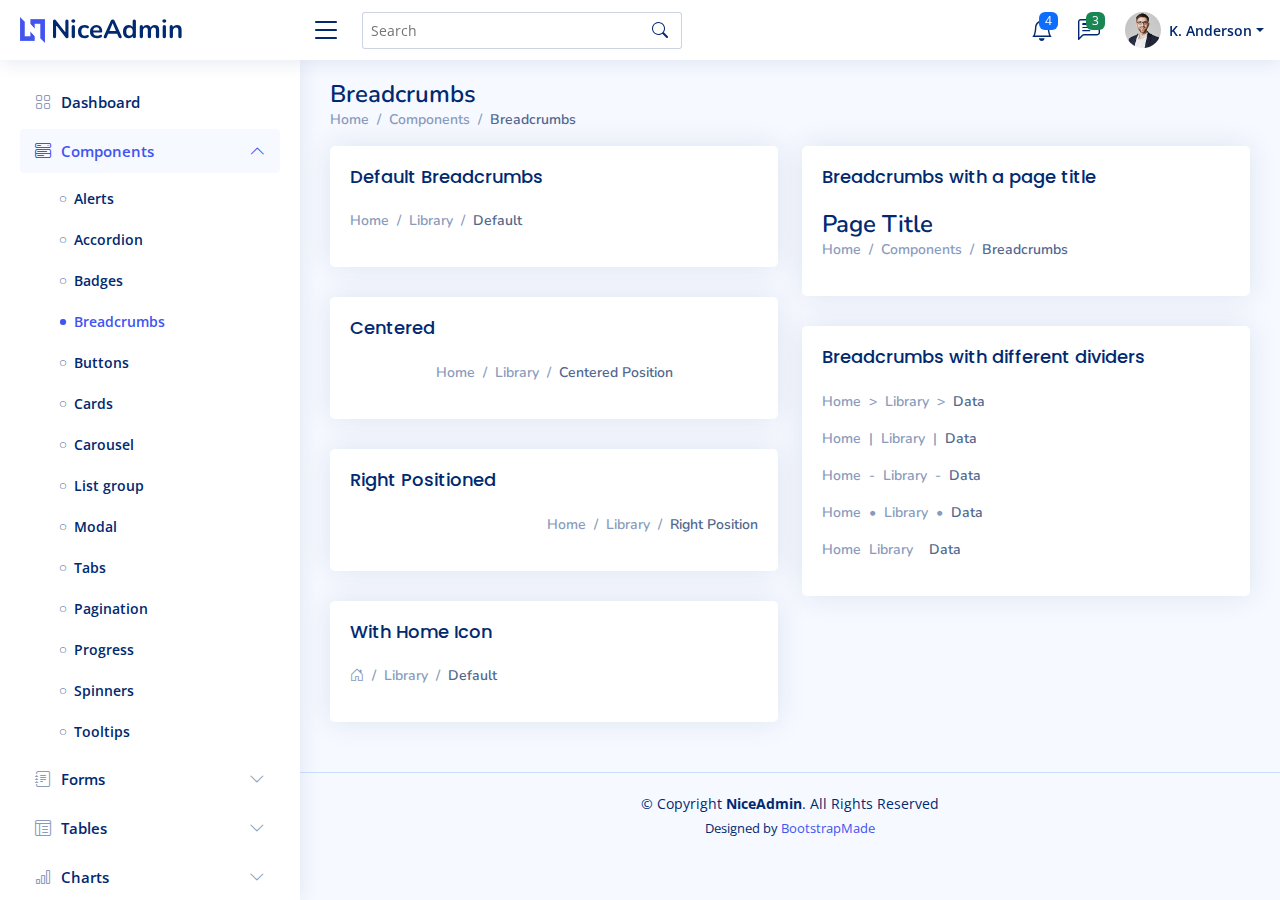
<file: components-breadcrumbs.html>
<!DOCTYPE html>
<html lang="en">

<head>
  <meta charset="utf-8">
  <meta content="width=device-width, initial-scale=1.0" name="viewport">

  <title>Components / Breadcrumbs - NiceAdmin Bootstrap Template</title>
  <meta content="" name="description">
  <meta content="" name="keywords">

  <!-- Favicons -->
  <link href="assets/img/favicon.png" rel="icon">
  <link href="assets/img/apple-touch-icon.png" rel="apple-touch-icon">

  <!-- Google Fonts -->
  <link href="https://fonts.gstatic.com" rel="preconnect">
  <link href="https://fonts.googleapis.com/css?family=Open+Sans:300,300i,400,400i,600,600i,700,700i|Nunito:300,300i,400,400i,600,600i,700,700i|Poppins:300,300i,400,400i,500,500i,600,600i,700,700i" rel="stylesheet">

  <!-- Vendor CSS Files -->
  <link href="assets/vendor/bootstrap/css/bootstrap.min.css" rel="stylesheet">
  <link href="assets/vendor/bootstrap-icons/bootstrap-icons.css" rel="stylesheet">
  <link href="assets/vendor/boxicons/css/boxicons.min.css" rel="stylesheet">
  <link href="assets/vendor/quill/quill.snow.css" rel="stylesheet">
  <link href="assets/vendor/quill/quill.bubble.css" rel="stylesheet">
  <link href="assets/vendor/remixicon/remixicon.css" rel="stylesheet">
  <link href="assets/vendor/simple-datatables/style.css" rel="stylesheet">

  <!-- Template Main CSS File -->
  <link href="assets/css/style.css" rel="stylesheet">

  <!-- =======================================================
  * Template Name: NiceAdmin
  * Updated: Mar 09 2023 with Bootstrap v5.2.3
  * Template URL: https://bootstrapmade.com/nice-admin-bootstrap-admin-html-template/
  * Author: BootstrapMade.com
  * License: https://bootstrapmade.com/license/
  ======================================================== -->
</head>

<body>

  <!-- ======= Header ======= -->
  <header id="header" class="header fixed-top d-flex align-items-center">

    <div class="d-flex align-items-center justify-content-between">
      <a href="index.html" class="logo d-flex align-items-center">
        <img src="assets/img/logo.png" alt="">
        <span class="d-none d-lg-block">NiceAdmin</span>
      </a>
      <i class="bi bi-list toggle-sidebar-btn"></i>
    </div><!-- End Logo -->

    <div class="search-bar">
      <form class="search-form d-flex align-items-center" method="POST" action="#">
        <input type="text" name="query" placeholder="Search" title="Enter search keyword">
        <button type="submit" title="Search"><i class="bi bi-search"></i></button>
      </form>
    </div><!-- End Search Bar -->

    <nav class="header-nav ms-auto">
      <ul class="d-flex align-items-center">

        <li class="nav-item d-block d-lg-none">
          <a class="nav-link nav-icon search-bar-toggle " href="#">
            <i class="bi bi-search"></i>
          </a>
        </li><!-- End Search Icon-->

        <li class="nav-item dropdown">

          <a class="nav-link nav-icon" href="#" data-bs-toggle="dropdown">
            <i class="bi bi-bell"></i>
            <span class="badge bg-primary badge-number">4</span>
          </a><!-- End Notification Icon -->

          <ul class="dropdown-menu dropdown-menu-end dropdown-menu-arrow notifications">
            <li class="dropdown-header">
              You have 4 new notifications
              <a href="#"><span class="badge rounded-pill bg-primary p-2 ms-2">View all</span></a>
            </li>
            <li>
              <hr class="dropdown-divider">
            </li>

            <li class="notification-item">
              <i class="bi bi-exclamation-circle text-warning"></i>
              <div>
                <h4>Lorem Ipsum</h4>
                <p>Quae dolorem earum veritatis oditseno</p>
                <p>30 min. ago</p>
              </div>
            </li>

            <li>
              <hr class="dropdown-divider">
            </li>

            <li class="notification-item">
              <i class="bi bi-x-circle text-danger"></i>
              <div>
                <h4>Atque rerum nesciunt</h4>
                <p>Quae dolorem earum veritatis oditseno</p>
                <p>1 hr. ago</p>
              </div>
            </li>

            <li>
              <hr class="dropdown-divider">
            </li>

            <li class="notification-item">
              <i class="bi bi-check-circle text-success"></i>
              <div>
                <h4>Sit rerum fuga</h4>
                <p>Quae dolorem earum veritatis oditseno</p>
                <p>2 hrs. ago</p>
              </div>
            </li>

            <li>
              <hr class="dropdown-divider">
            </li>

            <li class="notification-item">
              <i class="bi bi-info-circle text-primary"></i>
              <div>
                <h4>Dicta reprehenderit</h4>
                <p>Quae dolorem earum veritatis oditseno</p>
                <p>4 hrs. ago</p>
              </div>
            </li>

            <li>
              <hr class="dropdown-divider">
            </li>
            <li class="dropdown-footer">
              <a href="#">Show all notifications</a>
            </li>

          </ul><!-- End Notification Dropdown Items -->

        </li><!-- End Notification Nav -->

        <li class="nav-item dropdown">

          <a class="nav-link nav-icon" href="#" data-bs-toggle="dropdown">
            <i class="bi bi-chat-left-text"></i>
            <span class="badge bg-success badge-number">3</span>
          </a><!-- End Messages Icon -->

          <ul class="dropdown-menu dropdown-menu-end dropdown-menu-arrow messages">
            <li class="dropdown-header">
              You have 3 new messages
              <a href="#"><span class="badge rounded-pill bg-primary p-2 ms-2">View all</span></a>
            </li>
            <li>
              <hr class="dropdown-divider">
            </li>

            <li class="message-item">
              <a href="#">
                <img src="assets/img/messages-1.jpg" alt="" class="rounded-circle">
                <div>
                  <h4>Maria Hudson</h4>
                  <p>Velit asperiores et ducimus soluta repudiandae labore officia est ut...</p>
                  <p>4 hrs. ago</p>
                </div>
              </a>
            </li>
            <li>
              <hr class="dropdown-divider">
            </li>

            <li class="message-item">
              <a href="#">
                <img src="assets/img/messages-2.jpg" alt="" class="rounded-circle">
                <div>
                  <h4>Anna Nelson</h4>
                  <p>Velit asperiores et ducimus soluta repudiandae labore officia est ut...</p>
                  <p>6 hrs. ago</p>
                </div>
              </a>
            </li>
            <li>
              <hr class="dropdown-divider">
            </li>

            <li class="message-item">
              <a href="#">
                <img src="assets/img/messages-3.jpg" alt="" class="rounded-circle">
                <div>
                  <h4>David Muldon</h4>
                  <p>Velit asperiores et ducimus soluta repudiandae labore officia est ut...</p>
                  <p>8 hrs. ago</p>
                </div>
              </a>
            </li>
            <li>
              <hr class="dropdown-divider">
            </li>

            <li class="dropdown-footer">
              <a href="#">Show all messages</a>
            </li>

          </ul><!-- End Messages Dropdown Items -->

        </li><!-- End Messages Nav -->

        <li class="nav-item dropdown pe-3">

          <a class="nav-link nav-profile d-flex align-items-center pe-0" href="#" data-bs-toggle="dropdown">
            <img src="assets/img/profile-img.jpg" alt="Profile" class="rounded-circle">
            <span class="d-none d-md-block dropdown-toggle ps-2">K. Anderson</span>
          </a><!-- End Profile Iamge Icon -->

          <ul class="dropdown-menu dropdown-menu-end dropdown-menu-arrow profile">
            <li class="dropdown-header">
              <h6>Kevin Anderson</h6>
              <span>Web Designer</span>
            </li>
            <li>
              <hr class="dropdown-divider">
            </li>

            <li>
              <a class="dropdown-item d-flex align-items-center" href="users-profile.html">
                <i class="bi bi-person"></i>
                <span>My Profile</span>
              </a>
            </li>
            <li>
              <hr class="dropdown-divider">
            </li>

            <li>
              <a class="dropdown-item d-flex align-items-center" href="users-profile.html">
                <i class="bi bi-gear"></i>
                <span>Account Settings</span>
              </a>
            </li>
            <li>
              <hr class="dropdown-divider">
            </li>

            <li>
              <a class="dropdown-item d-flex align-items-center" href="pages-faq.html">
                <i class="bi bi-question-circle"></i>
                <span>Need Help?</span>
              </a>
            </li>
            <li>
              <hr class="dropdown-divider">
            </li>

            <li>
              <a class="dropdown-item d-flex align-items-center" href="#">
                <i class="bi bi-box-arrow-right"></i>
                <span>Sign Out</span>
              </a>
            </li>

          </ul><!-- End Profile Dropdown Items -->
        </li><!-- End Profile Nav -->

      </ul>
    </nav><!-- End Icons Navigation -->

  </header><!-- End Header -->

  <!-- ======= Sidebar ======= -->
  <aside id="sidebar" class="sidebar">

    <ul class="sidebar-nav" id="sidebar-nav">

      <li class="nav-item">
        <a class="nav-link collapsed" href="index.html">
          <i class="bi bi-grid"></i>
          <span>Dashboard</span>
        </a>
      </li><!-- End Dashboard Nav -->

      <li class="nav-item">
        <a class="nav-link " data-bs-target="#components-nav" data-bs-toggle="collapse" href="#">
          <i class="bi bi-menu-button-wide"></i><span>Components</span><i class="bi bi-chevron-down ms-auto"></i>
        </a>
        <ul id="components-nav" class="nav-content collapse show" data-bs-parent="#sidebar-nav">
          <li>
            <a href="components-alerts.html">
              <i class="bi bi-circle"></i><span>Alerts</span>
            </a>
          </li>
          <li>
            <a href="components-accordion.html">
              <i class="bi bi-circle"></i><span>Accordion</span>
            </a>
          </li>
          <li>
            <a href="components-badges.html">
              <i class="bi bi-circle"></i><span>Badges</span>
            </a>
          </li>
          <li>
            <a href="components-breadcrumbs.html" class="active">
              <i class="bi bi-circle"></i><span>Breadcrumbs</span>
            </a>
          </li>
          <li>
            <a href="components-buttons.html">
              <i class="bi bi-circle"></i><span>Buttons</span>
            </a>
          </li>
          <li>
            <a href="components-cards.html">
              <i class="bi bi-circle"></i><span>Cards</span>
            </a>
          </li>
          <li>
            <a href="components-carousel.html">
              <i class="bi bi-circle"></i><span>Carousel</span>
            </a>
          </li>
          <li>
            <a href="components-list-group.html">
              <i class="bi bi-circle"></i><span>List group</span>
            </a>
          </li>
          <li>
            <a href="components-modal.html">
              <i class="bi bi-circle"></i><span>Modal</span>
            </a>
          </li>
          <li>
            <a href="components-tabs.html">
              <i class="bi bi-circle"></i><span>Tabs</span>
            </a>
          </li>
          <li>
            <a href="components-pagination.html">
              <i class="bi bi-circle"></i><span>Pagination</span>
            </a>
          </li>
          <li>
            <a href="components-progress.html">
              <i class="bi bi-circle"></i><span>Progress</span>
            </a>
          </li>
          <li>
            <a href="components-spinners.html">
              <i class="bi bi-circle"></i><span>Spinners</span>
            </a>
          </li>
          <li>
            <a href="components-tooltips.html">
              <i class="bi bi-circle"></i><span>Tooltips</span>
            </a>
          </li>
        </ul>
      </li><!-- End Components Nav -->

      <li class="nav-item">
        <a class="nav-link collapsed" data-bs-target="#forms-nav" data-bs-toggle="collapse" href="#">
          <i class="bi bi-journal-text"></i><span>Forms</span><i class="bi bi-chevron-down ms-auto"></i>
        </a>
        <ul id="forms-nav" class="nav-content collapse " data-bs-parent="#sidebar-nav">
          <li>
            <a href="forms-elements.html">
              <i class="bi bi-circle"></i><span>Form Elements</span>
            </a>
          </li>
          <li>
            <a href="forms-layouts.html">
              <i class="bi bi-circle"></i><span>Form Layouts</span>
            </a>
          </li>
          <li>
            <a href="forms-editors.html">
              <i class="bi bi-circle"></i><span>Form Editors</span>
            </a>
          </li>
          <li>
            <a href="forms-validation.html">
              <i class="bi bi-circle"></i><span>Form Validation</span>
            </a>
          </li>
        </ul>
      </li><!-- End Forms Nav -->

      <li class="nav-item">
        <a class="nav-link collapsed" data-bs-target="#tables-nav" data-bs-toggle="collapse" href="#">
          <i class="bi bi-layout-text-window-reverse"></i><span>Tables</span><i class="bi bi-chevron-down ms-auto"></i>
        </a>
        <ul id="tables-nav" class="nav-content collapse " data-bs-parent="#sidebar-nav">
          <li>
            <a href="tables-general.html">
              <i class="bi bi-circle"></i><span>General Tables</span>
            </a>
          </li>
          <li>
            <a href="tables-data.html">
              <i class="bi bi-circle"></i><span>Data Tables</span>
            </a>
          </li>
        </ul>
      </li><!-- End Tables Nav -->

      <li class="nav-item">
        <a class="nav-link collapsed" data-bs-target="#charts-nav" data-bs-toggle="collapse" href="#">
          <i class="bi bi-bar-chart"></i><span>Charts</span><i class="bi bi-chevron-down ms-auto"></i>
        </a>
        <ul id="charts-nav" class="nav-content collapse " data-bs-parent="#sidebar-nav">
          <li>
            <a href="charts-chartjs.html">
              <i class="bi bi-circle"></i><span>Chart.js</span>
            </a>
          </li>
          <li>
            <a href="charts-apexcharts.html">
              <i class="bi bi-circle"></i><span>ApexCharts</span>
            </a>
          </li>
          <li>
            <a href="charts-echarts.html">
              <i class="bi bi-circle"></i><span>ECharts</span>
            </a>
          </li>
        </ul>
      </li><!-- End Charts Nav -->

      <li class="nav-item">
        <a class="nav-link collapsed" data-bs-target="#icons-nav" data-bs-toggle="collapse" href="#">
          <i class="bi bi-gem"></i><span>Icons</span><i class="bi bi-chevron-down ms-auto"></i>
        </a>
        <ul id="icons-nav" class="nav-content collapse " data-bs-parent="#sidebar-nav">
          <li>
            <a href="icons-bootstrap.html">
              <i class="bi bi-circle"></i><span>Bootstrap Icons</span>
            </a>
          </li>
          <li>
            <a href="icons-remix.html">
              <i class="bi bi-circle"></i><span>Remix Icons</span>
            </a>
          </li>
          <li>
            <a href="icons-boxicons.html">
              <i class="bi bi-circle"></i><span>Boxicons</span>
            </a>
          </li>
        </ul>
      </li><!-- End Icons Nav -->

      <li class="nav-heading">Pages</li>

      <li class="nav-item">
        <a class="nav-link collapsed" href="users-profile.html">
          <i class="bi bi-person"></i>
          <span>Profile</span>
        </a>
      </li><!-- End Profile Page Nav -->

      <li class="nav-item">
        <a class="nav-link collapsed" href="pages-faq.html">
          <i class="bi bi-question-circle"></i>
          <span>F.A.Q</span>
        </a>
      </li><!-- End F.A.Q Page Nav -->

      <li class="nav-item">
        <a class="nav-link collapsed" href="pages-contact.html">
          <i class="bi bi-envelope"></i>
          <span>Contact</span>
        </a>
      </li><!-- End Contact Page Nav -->

      <li class="nav-item">
        <a class="nav-link collapsed" href="pages-register.html">
          <i class="bi bi-card-list"></i>
          <span>Register</span>
        </a>
      </li><!-- End Register Page Nav -->

      <li class="nav-item">
        <a class="nav-link collapsed" href="pages-login.html">
          <i class="bi bi-box-arrow-in-right"></i>
          <span>Login</span>
        </a>
      </li><!-- End Login Page Nav -->

      <li class="nav-item">
        <a class="nav-link collapsed" href="pages-error-404.html">
          <i class="bi bi-dash-circle"></i>
          <span>Error 404</span>
        </a>
      </li><!-- End Error 404 Page Nav -->

      <li class="nav-item">
        <a class="nav-link collapsed" href="pages-blank.html">
          <i class="bi bi-file-earmark"></i>
          <span>Blank</span>
        </a>
      </li><!-- End Blank Page Nav -->

    </ul>

  </aside><!-- End Sidebar-->

  <main id="main" class="main">

    <div class="pagetitle">
      <h1>Breadcrumbs</h1>
      <nav>
        <ol class="breadcrumb">
          <li class="breadcrumb-item"><a href="index.html">Home</a></li>
          <li class="breadcrumb-item">Components</li>
          <li class="breadcrumb-item active">Breadcrumbs</li>
        </ol>
      </nav>
    </div><!-- End Page Title -->

    <section class="section">
      <div class="row">
        <div class="col-lg-6">

          <div class="card">
            <div class="card-body">
              <h5 class="card-title">Default Breadcrumbs</h5>

              <nav>
                <ol class="breadcrumb">
                  <li class="breadcrumb-item"><a href="index.html">Home</a></li>
                  <li class="breadcrumb-item"><a href="#">Library</a></li>
                  <li class="breadcrumb-item active">Default</li>
                </ol>
              </nav>
            </div>
          </div>

          <div class="card">
            <div class="card-body">
              <h5 class="card-title">Centered</h5>

              <nav class="d-flex justify-content-center">
                <ol class="breadcrumb">
                  <li class="breadcrumb-item"><a href="index.html">Home</a></li>
                  <li class="breadcrumb-item"><a href="#">Library</a></li>
                  <li class="breadcrumb-item active">Centered Position</li>
                </ol>
              </nav>
            </div>
          </div>

          <div class="card">
            <div class="card-body">
              <h5 class="card-title">Right Positioned</h5>

              <nav class="d-flex justify-content-end">
                <ol class="breadcrumb">
                  <li class="breadcrumb-item"><a href="index.html">Home</a></li>
                  <li class="breadcrumb-item"><a href="#">Library</a></li>
                  <li class="breadcrumb-item active">Right Position</li>
                </ol>
              </nav>
            </div>
          </div>

          <div class="card">
            <div class="card-body">
              <h5 class="card-title">With Home Icon</h5>

              <nav>
                <ol class="breadcrumb">
                  <li class="breadcrumb-item"><a href="index.html"><i class="bi bi-house-door"></i></a></li>
                  <li class="breadcrumb-item"><a href="#">Library</a></li>
                  <li class="breadcrumb-item active">Default</li>
                </ol>
              </nav>
            </div>
          </div>

        </div>

        <div class="col-lg-6">

          <div class="card">
            <div class="card-body">
              <h5 class="card-title">Breadcrumbs with a page title</h5>

              <div class="pagetitle">
                <h1>Page Title</h1>
                <nav>
                  <ol class="breadcrumb">
                    <li class="breadcrumb-item"><a href="index.html">Home</a></li>
                    <li class="breadcrumb-item">Components</li>
                    <li class="breadcrumb-item active">Breadcrumbs</li>
                  </ol>
                </nav>
              </div><!-- End Breadcrumbs with a page title -->

            </div>
          </div>

          <div class="card">
            <div class="card-body">
              <h5 class="card-title">Breadcrumbs with different dividers</h5>

              <nav style="--bs-breadcrumb-divider: '>';">
                <ol class="breadcrumb">
                  <li class="breadcrumb-item"><a href="index.html">Home</a></li>
                  <li class="breadcrumb-item"><a href="#">Library</a></li>
                  <li class="breadcrumb-item active">Data</li>
                </ol>
              </nav>

              <nav style="--bs-breadcrumb-divider: '|';">
                <ol class="breadcrumb">
                  <li class="breadcrumb-item"><a href="index.html">Home</a></li>
                  <li class="breadcrumb-item"><a href="#">Library</a></li>
                  <li class="breadcrumb-item active">Data</li>
                </ol>
              </nav>

              <nav style="--bs-breadcrumb-divider: '-';">
                <ol class="breadcrumb">
                  <li class="breadcrumb-item"><a href="index.html">Home</a></li>
                  <li class="breadcrumb-item"><a href="#">Library</a></li>
                  <li class="breadcrumb-item active">Data</li>
                </ol>
              </nav>

              <nav style="--bs-breadcrumb-divider: '•';">
                <ol class="breadcrumb">
                  <li class="breadcrumb-item"><a href="index.html">Home</a></li>
                  <li class="breadcrumb-item"><a href="#">Library</a></li>
                  <li class="breadcrumb-item active">Data</li>
                </ol>
              </nav>

              <nav style="--bs-breadcrumb-divider: '';">
                <ol class="breadcrumb">
                  <li class="breadcrumb-item"><a href="index.html">Home</a></li>
                  <li class="breadcrumb-item"><a href="#">Library</a></li>
                  <li class="breadcrumb-item active">Data</li>
                </ol>
              </nav>

            </div>
          </div>

        </div>
      </div>
    </section>

  </main><!-- End #main -->

  <!-- ======= Footer ======= -->
  <footer id="footer" class="footer">
    <div class="copyright">
      &copy; Copyright <strong><span>NiceAdmin</span></strong>. All Rights Reserved
    </div>
    <div class="credits">
      <!-- All the links in the footer should remain intact. -->
      <!-- You can delete the links only if you purchased the pro version. -->
      <!-- Licensing information: https://bootstrapmade.com/license/ -->
      <!-- Purchase the pro version with working PHP/AJAX contact form: https://bootstrapmade.com/nice-admin-bootstrap-admin-html-template/ -->
      Designed by <a href="https://bootstrapmade.com/">BootstrapMade</a>
    </div>
  </footer><!-- End Footer -->

  <a href="#" class="back-to-top d-flex align-items-center justify-content-center"><i class="bi bi-arrow-up-short"></i></a>

  <!-- Vendor JS Files -->
  <script src="assets/vendor/apexcharts/apexcharts.min.js"></script>
  <script src="assets/vendor/bootstrap/js/bootstrap.bundle.min.js"></script>
  <script src="assets/vendor/chart.js/chart.umd.js"></script>
  <script src="assets/vendor/echarts/echarts.min.js"></script>
  <script src="assets/vendor/quill/quill.min.js"></script>
  <script src="assets/vendor/simple-datatables/simple-datatables.js"></script>
  <script src="assets/vendor/tinymce/tinymce.min.js"></script>
  <script src="assets/vendor/php-email-form/validate.js"></script>

  <!-- Template Main JS File -->
  <script src="assets/js/main.js"></script>

</body>

</html>
</file>
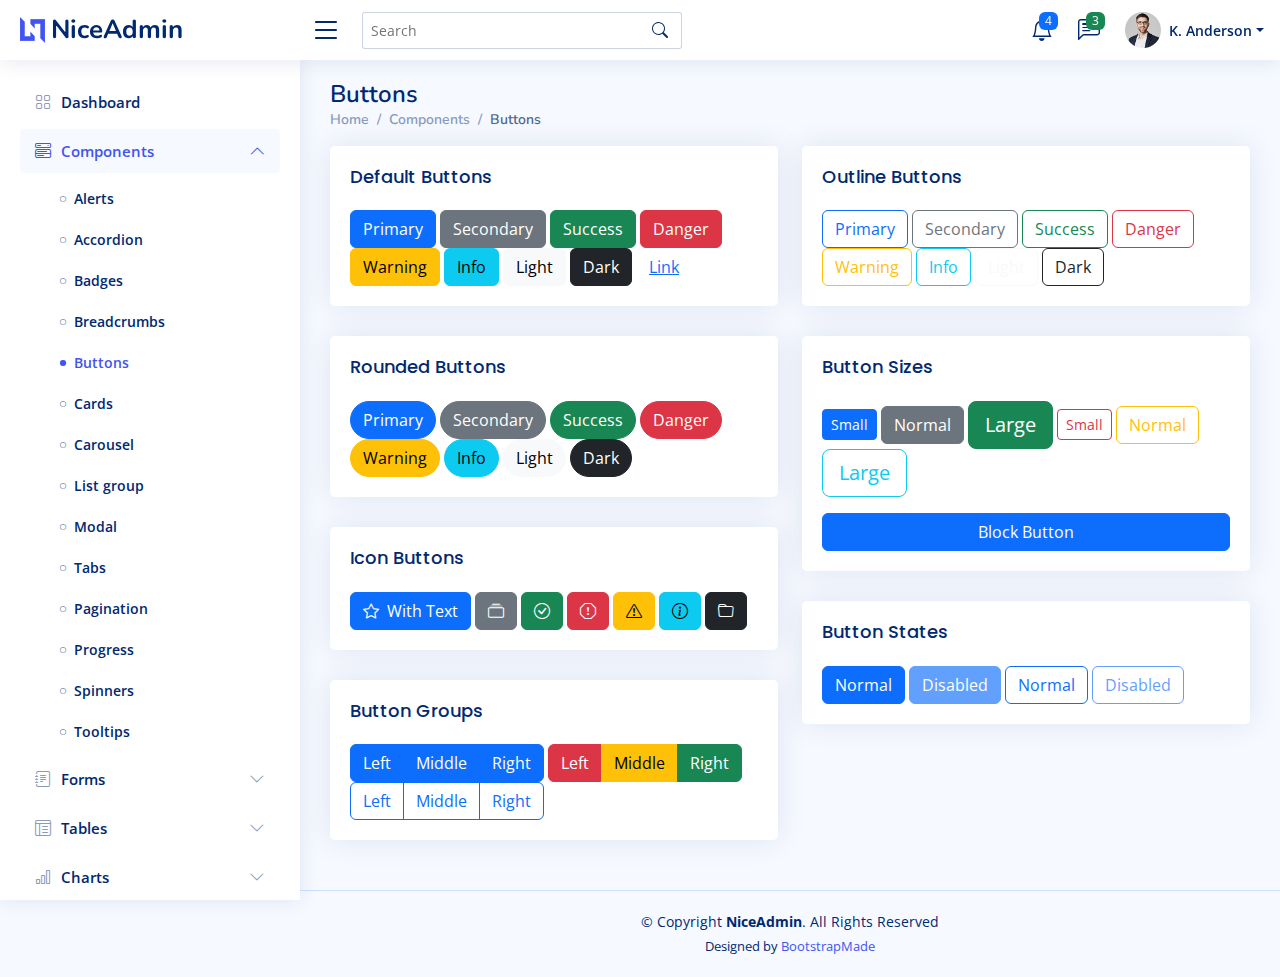
<file: components-buttons.html>
<!DOCTYPE html>
<html lang="en">

<head>
  <meta charset="utf-8">
  <meta content="width=device-width, initial-scale=1.0" name="viewport">

  <title>Components / Buttons - NiceAdmin Bootstrap Template</title>
  <meta content="" name="description">
  <meta content="" name="keywords">

  <!-- Favicons -->
  <link href="assets/img/favicon.png" rel="icon">
  <link href="assets/img/apple-touch-icon.png" rel="apple-touch-icon">

  <!-- Google Fonts -->
  <link href="https://fonts.gstatic.com" rel="preconnect">
  <link href="https://fonts.googleapis.com/css?family=Open+Sans:300,300i,400,400i,600,600i,700,700i|Nunito:300,300i,400,400i,600,600i,700,700i|Poppins:300,300i,400,400i,500,500i,600,600i,700,700i" rel="stylesheet">

  <!-- Vendor CSS Files -->
  <link href="assets/vendor/bootstrap/css/bootstrap.min.css" rel="stylesheet">
  <link href="assets/vendor/bootstrap-icons/bootstrap-icons.css" rel="stylesheet">
  <link href="assets/vendor/boxicons/css/boxicons.min.css" rel="stylesheet">
  <link href="assets/vendor/quill/quill.snow.css" rel="stylesheet">
  <link href="assets/vendor/quill/quill.bubble.css" rel="stylesheet">
  <link href="assets/vendor/remixicon/remixicon.css" rel="stylesheet">
  <link href="assets/vendor/simple-datatables/style.css" rel="stylesheet">

  <!-- Template Main CSS File -->
  <link href="assets/css/style.css" rel="stylesheet">

  <!-- =======================================================
  * Template Name: NiceAdmin
  * Updated: Mar 09 2023 with Bootstrap v5.2.3
  * Template URL: https://bootstrapmade.com/nice-admin-bootstrap-admin-html-template/
  * Author: BootstrapMade.com
  * License: https://bootstrapmade.com/license/
  ======================================================== -->
</head>

<body>

  <!-- ======= Header ======= -->
  <header id="header" class="header fixed-top d-flex align-items-center">

    <div class="d-flex align-items-center justify-content-between">
      <a href="index.html" class="logo d-flex align-items-center">
        <img src="assets/img/logo.png" alt="">
        <span class="d-none d-lg-block">NiceAdmin</span>
      </a>
      <i class="bi bi-list toggle-sidebar-btn"></i>
    </div><!-- End Logo -->

    <div class="search-bar">
      <form class="search-form d-flex align-items-center" method="POST" action="#">
        <input type="text" name="query" placeholder="Search" title="Enter search keyword">
        <button type="submit" title="Search"><i class="bi bi-search"></i></button>
      </form>
    </div><!-- End Search Bar -->

    <nav class="header-nav ms-auto">
      <ul class="d-flex align-items-center">

        <li class="nav-item d-block d-lg-none">
          <a class="nav-link nav-icon search-bar-toggle " href="#">
            <i class="bi bi-search"></i>
          </a>
        </li><!-- End Search Icon-->

        <li class="nav-item dropdown">

          <a class="nav-link nav-icon" href="#" data-bs-toggle="dropdown">
            <i class="bi bi-bell"></i>
            <span class="badge bg-primary badge-number">4</span>
          </a><!-- End Notification Icon -->

          <ul class="dropdown-menu dropdown-menu-end dropdown-menu-arrow notifications">
            <li class="dropdown-header">
              You have 4 new notifications
              <a href="#"><span class="badge rounded-pill bg-primary p-2 ms-2">View all</span></a>
            </li>
            <li>
              <hr class="dropdown-divider">
            </li>

            <li class="notification-item">
              <i class="bi bi-exclamation-circle text-warning"></i>
              <div>
                <h4>Lorem Ipsum</h4>
                <p>Quae dolorem earum veritatis oditseno</p>
                <p>30 min. ago</p>
              </div>
            </li>

            <li>
              <hr class="dropdown-divider">
            </li>

            <li class="notification-item">
              <i class="bi bi-x-circle text-danger"></i>
              <div>
                <h4>Atque rerum nesciunt</h4>
                <p>Quae dolorem earum veritatis oditseno</p>
                <p>1 hr. ago</p>
              </div>
            </li>

            <li>
              <hr class="dropdown-divider">
            </li>

            <li class="notification-item">
              <i class="bi bi-check-circle text-success"></i>
              <div>
                <h4>Sit rerum fuga</h4>
                <p>Quae dolorem earum veritatis oditseno</p>
                <p>2 hrs. ago</p>
              </div>
            </li>

            <li>
              <hr class="dropdown-divider">
            </li>

            <li class="notification-item">
              <i class="bi bi-info-circle text-primary"></i>
              <div>
                <h4>Dicta reprehenderit</h4>
                <p>Quae dolorem earum veritatis oditseno</p>
                <p>4 hrs. ago</p>
              </div>
            </li>

            <li>
              <hr class="dropdown-divider">
            </li>
            <li class="dropdown-footer">
              <a href="#">Show all notifications</a>
            </li>

          </ul><!-- End Notification Dropdown Items -->

        </li><!-- End Notification Nav -->

        <li class="nav-item dropdown">

          <a class="nav-link nav-icon" href="#" data-bs-toggle="dropdown">
            <i class="bi bi-chat-left-text"></i>
            <span class="badge bg-success badge-number">3</span>
          </a><!-- End Messages Icon -->

          <ul class="dropdown-menu dropdown-menu-end dropdown-menu-arrow messages">
            <li class="dropdown-header">
              You have 3 new messages
              <a href="#"><span class="badge rounded-pill bg-primary p-2 ms-2">View all</span></a>
            </li>
            <li>
              <hr class="dropdown-divider">
            </li>

            <li class="message-item">
              <a href="#">
                <img src="assets/img/messages-1.jpg" alt="" class="rounded-circle">
                <div>
                  <h4>Maria Hudson</h4>
                  <p>Velit asperiores et ducimus soluta repudiandae labore officia est ut...</p>
                  <p>4 hrs. ago</p>
                </div>
              </a>
            </li>
            <li>
              <hr class="dropdown-divider">
            </li>

            <li class="message-item">
              <a href="#">
                <img src="assets/img/messages-2.jpg" alt="" class="rounded-circle">
                <div>
                  <h4>Anna Nelson</h4>
                  <p>Velit asperiores et ducimus soluta repudiandae labore officia est ut...</p>
                  <p>6 hrs. ago</p>
                </div>
              </a>
            </li>
            <li>
              <hr class="dropdown-divider">
            </li>

            <li class="message-item">
              <a href="#">
                <img src="assets/img/messages-3.jpg" alt="" class="rounded-circle">
                <div>
                  <h4>David Muldon</h4>
                  <p>Velit asperiores et ducimus soluta repudiandae labore officia est ut...</p>
                  <p>8 hrs. ago</p>
                </div>
              </a>
            </li>
            <li>
              <hr class="dropdown-divider">
            </li>

            <li class="dropdown-footer">
              <a href="#">Show all messages</a>
            </li>

          </ul><!-- End Messages Dropdown Items -->

        </li><!-- End Messages Nav -->

        <li class="nav-item dropdown pe-3">

          <a class="nav-link nav-profile d-flex align-items-center pe-0" href="#" data-bs-toggle="dropdown">
            <img src="assets/img/profile-img.jpg" alt="Profile" class="rounded-circle">
            <span class="d-none d-md-block dropdown-toggle ps-2">K. Anderson</span>
          </a><!-- End Profile Iamge Icon -->

          <ul class="dropdown-menu dropdown-menu-end dropdown-menu-arrow profile">
            <li class="dropdown-header">
              <h6>Kevin Anderson</h6>
              <span>Web Designer</span>
            </li>
            <li>
              <hr class="dropdown-divider">
            </li>

            <li>
              <a class="dropdown-item d-flex align-items-center" href="users-profile.html">
                <i class="bi bi-person"></i>
                <span>My Profile</span>
              </a>
            </li>
            <li>
              <hr class="dropdown-divider">
            </li>

            <li>
              <a class="dropdown-item d-flex align-items-center" href="users-profile.html">
                <i class="bi bi-gear"></i>
                <span>Account Settings</span>
              </a>
            </li>
            <li>
              <hr class="dropdown-divider">
            </li>

            <li>
              <a class="dropdown-item d-flex align-items-center" href="pages-faq.html">
                <i class="bi bi-question-circle"></i>
                <span>Need Help?</span>
              </a>
            </li>
            <li>
              <hr class="dropdown-divider">
            </li>

            <li>
              <a class="dropdown-item d-flex align-items-center" href="#">
                <i class="bi bi-box-arrow-right"></i>
                <span>Sign Out</span>
              </a>
            </li>

          </ul><!-- End Profile Dropdown Items -->
        </li><!-- End Profile Nav -->

      </ul>
    </nav><!-- End Icons Navigation -->

  </header><!-- End Header -->

  <!-- ======= Sidebar ======= -->
  <aside id="sidebar" class="sidebar">

    <ul class="sidebar-nav" id="sidebar-nav">

      <li class="nav-item">
        <a class="nav-link collapsed" href="index.html">
          <i class="bi bi-grid"></i>
          <span>Dashboard</span>
        </a>
      </li><!-- End Dashboard Nav -->

      <li class="nav-item">
        <a class="nav-link " data-bs-target="#components-nav" data-bs-toggle="collapse" href="#">
          <i class="bi bi-menu-button-wide"></i><span>Components</span><i class="bi bi-chevron-down ms-auto"></i>
        </a>
        <ul id="components-nav" class="nav-content collapse show" data-bs-parent="#sidebar-nav">
          <li>
            <a href="components-alerts.html">
              <i class="bi bi-circle"></i><span>Alerts</span>
            </a>
          </li>
          <li>
            <a href="components-accordion.html">
              <i class="bi bi-circle"></i><span>Accordion</span>
            </a>
          </li>
          <li>
            <a href="components-badges.html">
              <i class="bi bi-circle"></i><span>Badges</span>
            </a>
          </li>
          <li>
            <a href="components-breadcrumbs.html">
              <i class="bi bi-circle"></i><span>Breadcrumbs</span>
            </a>
          </li>
          <li>
            <a href="components-buttons.html" class="active">
              <i class="bi bi-circle"></i><span>Buttons</span>
            </a>
          </li>
          <li>
            <a href="components-cards.html">
              <i class="bi bi-circle"></i><span>Cards</span>
            </a>
          </li>
          <li>
            <a href="components-carousel.html">
              <i class="bi bi-circle"></i><span>Carousel</span>
            </a>
          </li>
          <li>
            <a href="components-list-group.html">
              <i class="bi bi-circle"></i><span>List group</span>
            </a>
          </li>
          <li>
            <a href="components-modal.html">
              <i class="bi bi-circle"></i><span>Modal</span>
            </a>
          </li>
          <li>
            <a href="components-tabs.html">
              <i class="bi bi-circle"></i><span>Tabs</span>
            </a>
          </li>
          <li>
            <a href="components-pagination.html">
              <i class="bi bi-circle"></i><span>Pagination</span>
            </a>
          </li>
          <li>
            <a href="components-progress.html">
              <i class="bi bi-circle"></i><span>Progress</span>
            </a>
          </li>
          <li>
            <a href="components-spinners.html">
              <i class="bi bi-circle"></i><span>Spinners</span>
            </a>
          </li>
          <li>
            <a href="components-tooltips.html">
              <i class="bi bi-circle"></i><span>Tooltips</span>
            </a>
          </li>
        </ul>
      </li><!-- End Components Nav -->

      <li class="nav-item">
        <a class="nav-link collapsed" data-bs-target="#forms-nav" data-bs-toggle="collapse" href="#">
          <i class="bi bi-journal-text"></i><span>Forms</span><i class="bi bi-chevron-down ms-auto"></i>
        </a>
        <ul id="forms-nav" class="nav-content collapse " data-bs-parent="#sidebar-nav">
          <li>
            <a href="forms-elements.html">
              <i class="bi bi-circle"></i><span>Form Elements</span>
            </a>
          </li>
          <li>
            <a href="forms-layouts.html">
              <i class="bi bi-circle"></i><span>Form Layouts</span>
            </a>
          </li>
          <li>
            <a href="forms-editors.html">
              <i class="bi bi-circle"></i><span>Form Editors</span>
            </a>
          </li>
          <li>
            <a href="forms-validation.html">
              <i class="bi bi-circle"></i><span>Form Validation</span>
            </a>
          </li>
        </ul>
      </li><!-- End Forms Nav -->

      <li class="nav-item">
        <a class="nav-link collapsed" data-bs-target="#tables-nav" data-bs-toggle="collapse" href="#">
          <i class="bi bi-layout-text-window-reverse"></i><span>Tables</span><i class="bi bi-chevron-down ms-auto"></i>
        </a>
        <ul id="tables-nav" class="nav-content collapse " data-bs-parent="#sidebar-nav">
          <li>
            <a href="tables-general.html">
              <i class="bi bi-circle"></i><span>General Tables</span>
            </a>
          </li>
          <li>
            <a href="tables-data.html">
              <i class="bi bi-circle"></i><span>Data Tables</span>
            </a>
          </li>
        </ul>
      </li><!-- End Tables Nav -->

      <li class="nav-item">
        <a class="nav-link collapsed" data-bs-target="#charts-nav" data-bs-toggle="collapse" href="#">
          <i class="bi bi-bar-chart"></i><span>Charts</span><i class="bi bi-chevron-down ms-auto"></i>
        </a>
        <ul id="charts-nav" class="nav-content collapse " data-bs-parent="#sidebar-nav">
          <li>
            <a href="charts-chartjs.html">
              <i class="bi bi-circle"></i><span>Chart.js</span>
            </a>
          </li>
          <li>
            <a href="charts-apexcharts.html">
              <i class="bi bi-circle"></i><span>ApexCharts</span>
            </a>
          </li>
          <li>
            <a href="charts-echarts.html">
              <i class="bi bi-circle"></i><span>ECharts</span>
            </a>
          </li>
        </ul>
      </li><!-- End Charts Nav -->

      <li class="nav-item">
        <a class="nav-link collapsed" data-bs-target="#icons-nav" data-bs-toggle="collapse" href="#">
          <i class="bi bi-gem"></i><span>Icons</span><i class="bi bi-chevron-down ms-auto"></i>
        </a>
        <ul id="icons-nav" class="nav-content collapse " data-bs-parent="#sidebar-nav">
          <li>
            <a href="icons-bootstrap.html">
              <i class="bi bi-circle"></i><span>Bootstrap Icons</span>
            </a>
          </li>
          <li>
            <a href="icons-remix.html">
              <i class="bi bi-circle"></i><span>Remix Icons</span>
            </a>
          </li>
          <li>
            <a href="icons-boxicons.html">
              <i class="bi bi-circle"></i><span>Boxicons</span>
            </a>
          </li>
        </ul>
      </li><!-- End Icons Nav -->

      <li class="nav-heading">Pages</li>

      <li class="nav-item">
        <a class="nav-link collapsed" href="users-profile.html">
          <i class="bi bi-person"></i>
          <span>Profile</span>
        </a>
      </li><!-- End Profile Page Nav -->

      <li class="nav-item">
        <a class="nav-link collapsed" href="pages-faq.html">
          <i class="bi bi-question-circle"></i>
          <span>F.A.Q</span>
        </a>
      </li><!-- End F.A.Q Page Nav -->

      <li class="nav-item">
        <a class="nav-link collapsed" href="pages-contact.html">
          <i class="bi bi-envelope"></i>
          <span>Contact</span>
        </a>
      </li><!-- End Contact Page Nav -->

      <li class="nav-item">
        <a class="nav-link collapsed" href="pages-register.html">
          <i class="bi bi-card-list"></i>
          <span>Register</span>
        </a>
      </li><!-- End Register Page Nav -->

      <li class="nav-item">
        <a class="nav-link collapsed" href="pages-login.html">
          <i class="bi bi-box-arrow-in-right"></i>
          <span>Login</span>
        </a>
      </li><!-- End Login Page Nav -->

      <li class="nav-item">
        <a class="nav-link collapsed" href="pages-error-404.html">
          <i class="bi bi-dash-circle"></i>
          <span>Error 404</span>
        </a>
      </li><!-- End Error 404 Page Nav -->

      <li class="nav-item">
        <a class="nav-link collapsed" href="pages-blank.html">
          <i class="bi bi-file-earmark"></i>
          <span>Blank</span>
        </a>
      </li><!-- End Blank Page Nav -->

    </ul>

  </aside><!-- End Sidebar-->

  <main id="main" class="main">

    <div class="pagetitle">
      <h1>Buttons</h1>
      <nav>
        <ol class="breadcrumb">
          <li class="breadcrumb-item"><a href="index.html">Home</a></li>
          <li class="breadcrumb-item">Components</li>
          <li class="breadcrumb-item active">Buttons</li>
        </ol>
      </nav>
    </div><!-- End Page Title -->

    <section class="section">
      <div class="row">
        <div class="col-lg-6">

          <div class="card">
            <div class="card-body">
              <h5 class="card-title">Default Buttons</h5>

              <button type="button" class="btn btn-primary">Primary</button>
              <button type="button" class="btn btn-secondary">Secondary</button>
              <button type="button" class="btn btn-success">Success</button>
              <button type="button" class="btn btn-danger">Danger</button>
              <button type="button" class="btn btn-warning">Warning</button>
              <button type="button" class="btn btn-info">Info</button>
              <button type="button" class="btn btn-light">Light</button>
              <button type="button" class="btn btn-dark">Dark</button>
              <button type="button" class="btn btn-link">Link</button>
            </div>
          </div>

          <div class="card">
            <div class="card-body">
              <h5 class="card-title">Rounded Buttons</h5>

              <button type="button" class="btn btn-primary rounded-pill">Primary</button>
              <button type="button" class="btn btn-secondary rounded-pill">Secondary</button>
              <button type="button" class="btn btn-success rounded-pill">Success</button>
              <button type="button" class="btn btn-danger rounded-pill">Danger</button>
              <button type="button" class="btn btn-warning rounded-pill">Warning</button>
              <button type="button" class="btn btn-info rounded-pill">Info</button>
              <button type="button" class="btn btn-light rounded-pill">Light</button>
              <button type="button" class="btn btn-dark rounded-pill">Dark</button>
            </div>
          </div>

          <div class="card">
            <div class="card-body">
              <h5 class="card-title">Icon Buttons</h5>

              <button type="button" class="btn btn-primary"><i class="bi bi-star me-1"></i> With Text</button>
              <button type="button" class="btn btn-secondary"><i class="bi bi-collection"></i></button>
              <button type="button" class="btn btn-success"><i class="bi bi-check-circle"></i></button>
              <button type="button" class="btn btn-danger"><i class="bi bi-exclamation-octagon"></i></button>
              <button type="button" class="btn btn-warning"><i class="bi bi-exclamation-triangle"></i></button>
              <button type="button" class="btn btn-info"><i class="bi bi-info-circle"></i></button>
              <button type="button" class="btn btn-dark"><i class="bi bi-folder"></i></button>
            </div>
          </div>

          <div class="card">
            <div class="card-body">
              <h5 class="card-title">Button Groups</h5>

              <div class="btn-group" role="group" aria-label="Basic example">
                <button type="button" class="btn btn-primary">Left</button>
                <button type="button" class="btn btn-primary">Middle</button>
                <button type="button" class="btn btn-primary">Right</button>
              </div>

              <div class="btn-group" role="group" aria-label="Basic mixed styles example">
                <button type="button" class="btn btn-danger">Left</button>
                <button type="button" class="btn btn-warning">Middle</button>
                <button type="button" class="btn btn-success">Right</button>
              </div>

              <div class="btn-group" role="group" aria-label="Basic outlined example">
                <button type="button" class="btn btn-outline-primary">Left</button>
                <button type="button" class="btn btn-outline-primary">Middle</button>
                <button type="button" class="btn btn-outline-primary">Right</button>
              </div>

            </div>
          </div>

        </div>

        <div class="col-lg-6">

          <div class="card">
            <div class="card-body">
              <h5 class="card-title">Outline Buttons</h5>

              <button type="button" class="btn btn-outline-primary">Primary</button>
              <button type="button" class="btn btn-outline-secondary">Secondary</button>
              <button type="button" class="btn btn-outline-success">Success</button>
              <button type="button" class="btn btn-outline-danger">Danger</button>
              <button type="button" class="btn btn-outline-warning">Warning</button>
              <button type="button" class="btn btn-outline-info">Info</button>
              <button type="button" class="btn btn-outline-light">Light</button>
              <button type="button" class="btn btn-outline-dark">Dark</button>
            </div>
          </div>

          <div class="card">
            <div class="card-body">
              <h5 class="card-title">Button Sizes</h5>

              <button type="button" class="btn btn-primary btn-sm">Small</button>
              <button type="button" class="btn btn-secondary">Normal</button>
              <button type="button" class="btn btn-success btn-lg">Large</button>

              <button type="button" class="btn btn-outline-danger btn-sm">Small</button>
              <button type="button" class="btn btn-outline-warning">Normal</button>
              <button type="button" class="btn btn-outline-info btn-lg">Large</button>

              <div class="d-grid gap-2 mt-3">
                <button class="btn btn-primary" type="button">Block Button</button>
              </div>

            </div>
          </div>

          <div class="card">
            <div class="card-body">
              <h5 class="card-title">Button States</h5>

              <button type="button" class="btn btn-primary">Normal</button>
              <button type="button" class="btn btn-primary" disabled>Disabled</button>
              <button type="button" class="btn btn-outline-primary">Normal</button>
              <button type="button" class="btn btn-outline-primary" disabled>Disabled</button>
            </div>
          </div>

        </div>
      </div>
    </section>

  </main><!-- End #main -->

  <!-- ======= Footer ======= -->
  <footer id="footer" class="footer">
    <div class="copyright">
      &copy; Copyright <strong><span>NiceAdmin</span></strong>. All Rights Reserved
    </div>
    <div class="credits">
      <!-- All the links in the footer should remain intact. -->
      <!-- You can delete the links only if you purchased the pro version. -->
      <!-- Licensing information: https://bootstrapmade.com/license/ -->
      <!-- Purchase the pro version with working PHP/AJAX contact form: https://bootstrapmade.com/nice-admin-bootstrap-admin-html-template/ -->
      Designed by <a href="https://bootstrapmade.com/">BootstrapMade</a>
    </div>
  </footer><!-- End Footer -->

  <a href="#" class="back-to-top d-flex align-items-center justify-content-center"><i class="bi bi-arrow-up-short"></i></a>

  <!-- Vendor JS Files -->
  <script src="assets/vendor/apexcharts/apexcharts.min.js"></script>
  <script src="assets/vendor/bootstrap/js/bootstrap.bundle.min.js"></script>
  <script src="assets/vendor/chart.js/chart.umd.js"></script>
  <script src="assets/vendor/echarts/echarts.min.js"></script>
  <script src="assets/vendor/quill/quill.min.js"></script>
  <script src="assets/vendor/simple-datatables/simple-datatables.js"></script>
  <script src="assets/vendor/tinymce/tinymce.min.js"></script>
  <script src="assets/vendor/php-email-form/validate.js"></script>

  <!-- Template Main JS File -->
  <script src="assets/js/main.js"></script>

</body>

</html>
</file>
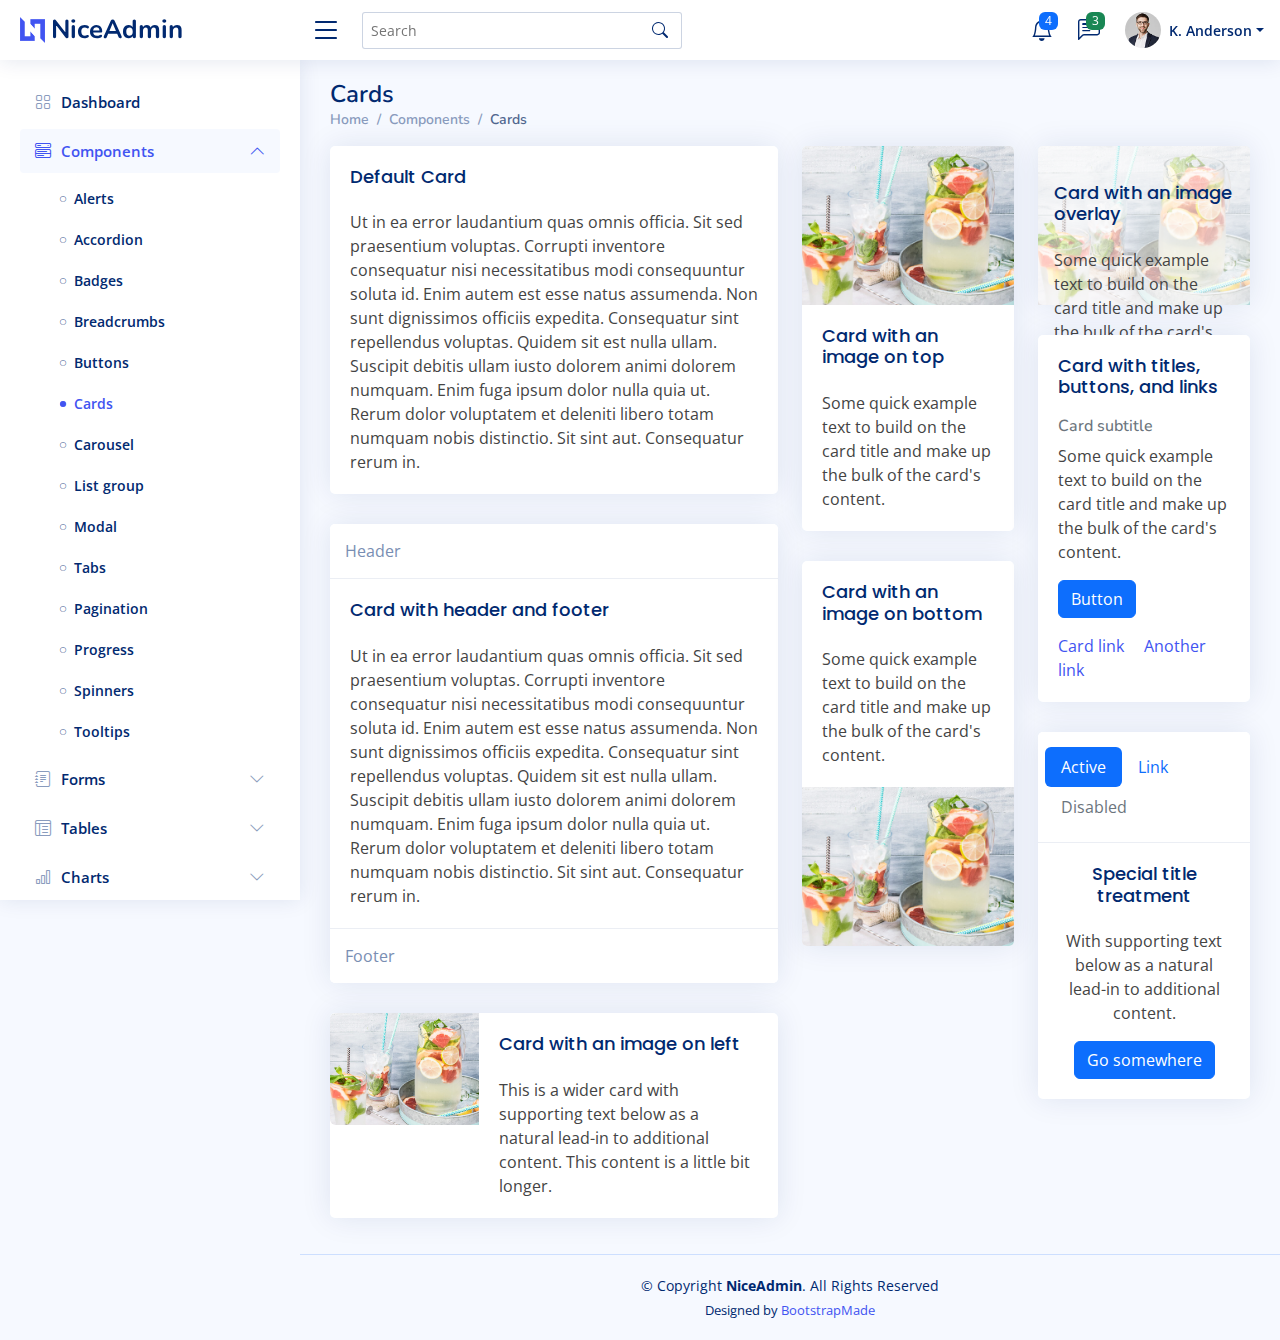
<file: components-cards.html>
<!DOCTYPE html>
<html lang="en">

<head>
  <meta charset="utf-8">
  <meta content="width=device-width, initial-scale=1.0" name="viewport">

  <title>Components / Cards - NiceAdmin Bootstrap Template</title>
  <meta content="" name="description">
  <meta content="" name="keywords">

  <!-- Favicons -->
  <link href="assets/img/favicon.png" rel="icon">
  <link href="assets/img/apple-touch-icon.png" rel="apple-touch-icon">

  <!-- Google Fonts -->
  <link href="https://fonts.gstatic.com" rel="preconnect">
  <link href="https://fonts.googleapis.com/css?family=Open+Sans:300,300i,400,400i,600,600i,700,700i|Nunito:300,300i,400,400i,600,600i,700,700i|Poppins:300,300i,400,400i,500,500i,600,600i,700,700i" rel="stylesheet">

  <!-- Vendor CSS Files -->
  <link href="assets/vendor/bootstrap/css/bootstrap.min.css" rel="stylesheet">
  <link href="assets/vendor/bootstrap-icons/bootstrap-icons.css" rel="stylesheet">
  <link href="assets/vendor/boxicons/css/boxicons.min.css" rel="stylesheet">
  <link href="assets/vendor/quill/quill.snow.css" rel="stylesheet">
  <link href="assets/vendor/quill/quill.bubble.css" rel="stylesheet">
  <link href="assets/vendor/remixicon/remixicon.css" rel="stylesheet">
  <link href="assets/vendor/simple-datatables/style.css" rel="stylesheet">

  <!-- Template Main CSS File -->
  <link href="assets/css/style.css" rel="stylesheet">

  <!-- =======================================================
  * Template Name: NiceAdmin
  * Updated: Mar 09 2023 with Bootstrap v5.2.3
  * Template URL: https://bootstrapmade.com/nice-admin-bootstrap-admin-html-template/
  * Author: BootstrapMade.com
  * License: https://bootstrapmade.com/license/
  ======================================================== -->
</head>

<body>

  <!-- ======= Header ======= -->
  <header id="header" class="header fixed-top d-flex align-items-center">

    <div class="d-flex align-items-center justify-content-between">
      <a href="index.html" class="logo d-flex align-items-center">
        <img src="assets/img/logo.png" alt="">
        <span class="d-none d-lg-block">NiceAdmin</span>
      </a>
      <i class="bi bi-list toggle-sidebar-btn"></i>
    </div><!-- End Logo -->

    <div class="search-bar">
      <form class="search-form d-flex align-items-center" method="POST" action="#">
        <input type="text" name="query" placeholder="Search" title="Enter search keyword">
        <button type="submit" title="Search"><i class="bi bi-search"></i></button>
      </form>
    </div><!-- End Search Bar -->

    <nav class="header-nav ms-auto">
      <ul class="d-flex align-items-center">

        <li class="nav-item d-block d-lg-none">
          <a class="nav-link nav-icon search-bar-toggle " href="#">
            <i class="bi bi-search"></i>
          </a>
        </li><!-- End Search Icon-->

        <li class="nav-item dropdown">

          <a class="nav-link nav-icon" href="#" data-bs-toggle="dropdown">
            <i class="bi bi-bell"></i>
            <span class="badge bg-primary badge-number">4</span>
          </a><!-- End Notification Icon -->

          <ul class="dropdown-menu dropdown-menu-end dropdown-menu-arrow notifications">
            <li class="dropdown-header">
              You have 4 new notifications
              <a href="#"><span class="badge rounded-pill bg-primary p-2 ms-2">View all</span></a>
            </li>
            <li>
              <hr class="dropdown-divider">
            </li>

            <li class="notification-item">
              <i class="bi bi-exclamation-circle text-warning"></i>
              <div>
                <h4>Lorem Ipsum</h4>
                <p>Quae dolorem earum veritatis oditseno</p>
                <p>30 min. ago</p>
              </div>
            </li>

            <li>
              <hr class="dropdown-divider">
            </li>

            <li class="notification-item">
              <i class="bi bi-x-circle text-danger"></i>
              <div>
                <h4>Atque rerum nesciunt</h4>
                <p>Quae dolorem earum veritatis oditseno</p>
                <p>1 hr. ago</p>
              </div>
            </li>

            <li>
              <hr class="dropdown-divider">
            </li>

            <li class="notification-item">
              <i class="bi bi-check-circle text-success"></i>
              <div>
                <h4>Sit rerum fuga</h4>
                <p>Quae dolorem earum veritatis oditseno</p>
                <p>2 hrs. ago</p>
              </div>
            </li>

            <li>
              <hr class="dropdown-divider">
            </li>

            <li class="notification-item">
              <i class="bi bi-info-circle text-primary"></i>
              <div>
                <h4>Dicta reprehenderit</h4>
                <p>Quae dolorem earum veritatis oditseno</p>
                <p>4 hrs. ago</p>
              </div>
            </li>

            <li>
              <hr class="dropdown-divider">
            </li>
            <li class="dropdown-footer">
              <a href="#">Show all notifications</a>
            </li>

          </ul><!-- End Notification Dropdown Items -->

        </li><!-- End Notification Nav -->

        <li class="nav-item dropdown">

          <a class="nav-link nav-icon" href="#" data-bs-toggle="dropdown">
            <i class="bi bi-chat-left-text"></i>
            <span class="badge bg-success badge-number">3</span>
          </a><!-- End Messages Icon -->

          <ul class="dropdown-menu dropdown-menu-end dropdown-menu-arrow messages">
            <li class="dropdown-header">
              You have 3 new messages
              <a href="#"><span class="badge rounded-pill bg-primary p-2 ms-2">View all</span></a>
            </li>
            <li>
              <hr class="dropdown-divider">
            </li>

            <li class="message-item">
              <a href="#">
                <img src="assets/img/messages-1.jpg" alt="" class="rounded-circle">
                <div>
                  <h4>Maria Hudson</h4>
                  <p>Velit asperiores et ducimus soluta repudiandae labore officia est ut...</p>
                  <p>4 hrs. ago</p>
                </div>
              </a>
            </li>
            <li>
              <hr class="dropdown-divider">
            </li>

            <li class="message-item">
              <a href="#">
                <img src="assets/img/messages-2.jpg" alt="" class="rounded-circle">
                <div>
                  <h4>Anna Nelson</h4>
                  <p>Velit asperiores et ducimus soluta repudiandae labore officia est ut...</p>
                  <p>6 hrs. ago</p>
                </div>
              </a>
            </li>
            <li>
              <hr class="dropdown-divider">
            </li>

            <li class="message-item">
              <a href="#">
                <img src="assets/img/messages-3.jpg" alt="" class="rounded-circle">
                <div>
                  <h4>David Muldon</h4>
                  <p>Velit asperiores et ducimus soluta repudiandae labore officia est ut...</p>
                  <p>8 hrs. ago</p>
                </div>
              </a>
            </li>
            <li>
              <hr class="dropdown-divider">
            </li>

            <li class="dropdown-footer">
              <a href="#">Show all messages</a>
            </li>

          </ul><!-- End Messages Dropdown Items -->

        </li><!-- End Messages Nav -->

        <li class="nav-item dropdown pe-3">

          <a class="nav-link nav-profile d-flex align-items-center pe-0" href="#" data-bs-toggle="dropdown">
            <img src="assets/img/profile-img.jpg" alt="Profile" class="rounded-circle">
            <span class="d-none d-md-block dropdown-toggle ps-2">K. Anderson</span>
          </a><!-- End Profile Iamge Icon -->

          <ul class="dropdown-menu dropdown-menu-end dropdown-menu-arrow profile">
            <li class="dropdown-header">
              <h6>Kevin Anderson</h6>
              <span>Web Designer</span>
            </li>
            <li>
              <hr class="dropdown-divider">
            </li>

            <li>
              <a class="dropdown-item d-flex align-items-center" href="users-profile.html">
                <i class="bi bi-person"></i>
                <span>My Profile</span>
              </a>
            </li>
            <li>
              <hr class="dropdown-divider">
            </li>

            <li>
              <a class="dropdown-item d-flex align-items-center" href="users-profile.html">
                <i class="bi bi-gear"></i>
                <span>Account Settings</span>
              </a>
            </li>
            <li>
              <hr class="dropdown-divider">
            </li>

            <li>
              <a class="dropdown-item d-flex align-items-center" href="pages-faq.html">
                <i class="bi bi-question-circle"></i>
                <span>Need Help?</span>
              </a>
            </li>
            <li>
              <hr class="dropdown-divider">
            </li>

            <li>
              <a class="dropdown-item d-flex align-items-center" href="#">
                <i class="bi bi-box-arrow-right"></i>
                <span>Sign Out</span>
              </a>
            </li>

          </ul><!-- End Profile Dropdown Items -->
        </li><!-- End Profile Nav -->

      </ul>
    </nav><!-- End Icons Navigation -->

  </header><!-- End Header -->

  <!-- ======= Sidebar ======= -->
  <aside id="sidebar" class="sidebar">

    <ul class="sidebar-nav" id="sidebar-nav">

      <li class="nav-item">
        <a class="nav-link collapsed" href="index.html">
          <i class="bi bi-grid"></i>
          <span>Dashboard</span>
        </a>
      </li><!-- End Dashboard Nav -->

      <li class="nav-item">
        <a class="nav-link " data-bs-target="#components-nav" data-bs-toggle="collapse" href="#">
          <i class="bi bi-menu-button-wide"></i><span>Components</span><i class="bi bi-chevron-down ms-auto"></i>
        </a>
        <ul id="components-nav" class="nav-content collapse show" data-bs-parent="#sidebar-nav">
          <li>
            <a href="components-alerts.html">
              <i class="bi bi-circle"></i><span>Alerts</span>
            </a>
          </li>
          <li>
            <a href="components-accordion.html">
              <i class="bi bi-circle"></i><span>Accordion</span>
            </a>
          </li>
          <li>
            <a href="components-badges.html">
              <i class="bi bi-circle"></i><span>Badges</span>
            </a>
          </li>
          <li>
            <a href="components-breadcrumbs.html">
              <i class="bi bi-circle"></i><span>Breadcrumbs</span>
            </a>
          </li>
          <li>
            <a href="components-buttons.html">
              <i class="bi bi-circle"></i><span>Buttons</span>
            </a>
          </li>
          <li>
            <a href="components-cards.html" class="active">
              <i class="bi bi-circle"></i><span>Cards</span>
            </a>
          </li>
          <li>
            <a href="components-carousel.html">
              <i class="bi bi-circle"></i><span>Carousel</span>
            </a>
          </li>
          <li>
            <a href="components-list-group.html">
              <i class="bi bi-circle"></i><span>List group</span>
            </a>
          </li>
          <li>
            <a href="components-modal.html">
              <i class="bi bi-circle"></i><span>Modal</span>
            </a>
          </li>
          <li>
            <a href="components-tabs.html">
              <i class="bi bi-circle"></i><span>Tabs</span>
            </a>
          </li>
          <li>
            <a href="components-pagination.html">
              <i class="bi bi-circle"></i><span>Pagination</span>
            </a>
          </li>
          <li>
            <a href="components-progress.html">
              <i class="bi bi-circle"></i><span>Progress</span>
            </a>
          </li>
          <li>
            <a href="components-spinners.html">
              <i class="bi bi-circle"></i><span>Spinners</span>
            </a>
          </li>
          <li>
            <a href="components-tooltips.html">
              <i class="bi bi-circle"></i><span>Tooltips</span>
            </a>
          </li>
        </ul>
      </li><!-- End Components Nav -->

      <li class="nav-item">
        <a class="nav-link collapsed" data-bs-target="#forms-nav" data-bs-toggle="collapse" href="#">
          <i class="bi bi-journal-text"></i><span>Forms</span><i class="bi bi-chevron-down ms-auto"></i>
        </a>
        <ul id="forms-nav" class="nav-content collapse " data-bs-parent="#sidebar-nav">
          <li>
            <a href="forms-elements.html">
              <i class="bi bi-circle"></i><span>Form Elements</span>
            </a>
          </li>
          <li>
            <a href="forms-layouts.html">
              <i class="bi bi-circle"></i><span>Form Layouts</span>
            </a>
          </li>
          <li>
            <a href="forms-editors.html">
              <i class="bi bi-circle"></i><span>Form Editors</span>
            </a>
          </li>
          <li>
            <a href="forms-validation.html">
              <i class="bi bi-circle"></i><span>Form Validation</span>
            </a>
          </li>
        </ul>
      </li><!-- End Forms Nav -->

      <li class="nav-item">
        <a class="nav-link collapsed" data-bs-target="#tables-nav" data-bs-toggle="collapse" href="#">
          <i class="bi bi-layout-text-window-reverse"></i><span>Tables</span><i class="bi bi-chevron-down ms-auto"></i>
        </a>
        <ul id="tables-nav" class="nav-content collapse " data-bs-parent="#sidebar-nav">
          <li>
            <a href="tables-general.html">
              <i class="bi bi-circle"></i><span>General Tables</span>
            </a>
          </li>
          <li>
            <a href="tables-data.html">
              <i class="bi bi-circle"></i><span>Data Tables</span>
            </a>
          </li>
        </ul>
      </li><!-- End Tables Nav -->

      <li class="nav-item">
        <a class="nav-link collapsed" data-bs-target="#charts-nav" data-bs-toggle="collapse" href="#">
          <i class="bi bi-bar-chart"></i><span>Charts</span><i class="bi bi-chevron-down ms-auto"></i>
        </a>
        <ul id="charts-nav" class="nav-content collapse " data-bs-parent="#sidebar-nav">
          <li>
            <a href="charts-chartjs.html">
              <i class="bi bi-circle"></i><span>Chart.js</span>
            </a>
          </li>
          <li>
            <a href="charts-apexcharts.html">
              <i class="bi bi-circle"></i><span>ApexCharts</span>
            </a>
          </li>
          <li>
            <a href="charts-echarts.html">
              <i class="bi bi-circle"></i><span>ECharts</span>
            </a>
          </li>
        </ul>
      </li><!-- End Charts Nav -->

      <li class="nav-item">
        <a class="nav-link collapsed" data-bs-target="#icons-nav" data-bs-toggle="collapse" href="#">
          <i class="bi bi-gem"></i><span>Icons</span><i class="bi bi-chevron-down ms-auto"></i>
        </a>
        <ul id="icons-nav" class="nav-content collapse " data-bs-parent="#sidebar-nav">
          <li>
            <a href="icons-bootstrap.html">
              <i class="bi bi-circle"></i><span>Bootstrap Icons</span>
            </a>
          </li>
          <li>
            <a href="icons-remix.html">
              <i class="bi bi-circle"></i><span>Remix Icons</span>
            </a>
          </li>
          <li>
            <a href="icons-boxicons.html">
              <i class="bi bi-circle"></i><span>Boxicons</span>
            </a>
          </li>
        </ul>
      </li><!-- End Icons Nav -->

      <li class="nav-heading">Pages</li>

      <li class="nav-item">
        <a class="nav-link collapsed" href="users-profile.html">
          <i class="bi bi-person"></i>
          <span>Profile</span>
        </a>
      </li><!-- End Profile Page Nav -->

      <li class="nav-item">
        <a class="nav-link collapsed" href="pages-faq.html">
          <i class="bi bi-question-circle"></i>
          <span>F.A.Q</span>
        </a>
      </li><!-- End F.A.Q Page Nav -->

      <li class="nav-item">
        <a class="nav-link collapsed" href="pages-contact.html">
          <i class="bi bi-envelope"></i>
          <span>Contact</span>
        </a>
      </li><!-- End Contact Page Nav -->

      <li class="nav-item">
        <a class="nav-link collapsed" href="pages-register.html">
          <i class="bi bi-card-list"></i>
          <span>Register</span>
        </a>
      </li><!-- End Register Page Nav -->

      <li class="nav-item">
        <a class="nav-link collapsed" href="pages-login.html">
          <i class="bi bi-box-arrow-in-right"></i>
          <span>Login</span>
        </a>
      </li><!-- End Login Page Nav -->

      <li class="nav-item">
        <a class="nav-link collapsed" href="pages-error-404.html">
          <i class="bi bi-dash-circle"></i>
          <span>Error 404</span>
        </a>
      </li><!-- End Error 404 Page Nav -->

      <li class="nav-item">
        <a class="nav-link collapsed" href="pages-blank.html">
          <i class="bi bi-file-earmark"></i>
          <span>Blank</span>
        </a>
      </li><!-- End Blank Page Nav -->

    </ul>

  </aside><!-- End Sidebar-->

  <main id="main" class="main">

    <div class="pagetitle">
      <h1>Cards</h1>
      <nav>
        <ol class="breadcrumb">
          <li class="breadcrumb-item"><a href="index.html">Home</a></li>
          <li class="breadcrumb-item">Components</li>
          <li class="breadcrumb-item active">Cards</li>
        </ol>
      </nav>
    </div><!-- End Page Title -->

    <section class="section">
      <div class="row align-items-top">
        <div class="col-lg-6">

          <!-- Default Card -->
          <div class="card">
            <div class="card-body">
              <h5 class="card-title">Default Card</h5>
              Ut in ea error laudantium quas omnis officia. Sit sed praesentium voluptas. Corrupti inventore consequatur nisi necessitatibus modi consequuntur soluta id. Enim autem est esse natus assumenda. Non sunt dignissimos officiis expedita. Consequatur sint repellendus voluptas.
              Quidem sit est nulla ullam. Suscipit debitis ullam iusto dolorem animi dolorem numquam. Enim fuga ipsum dolor nulla quia ut.
              Rerum dolor voluptatem et deleniti libero totam numquam nobis distinctio. Sit sint aut. Consequatur rerum in.
            </div>
          </div><!-- End Default Card -->

          <!-- Card with header and footer -->
          <div class="card">
            <div class="card-header">Header</div>
            <div class="card-body">
              <h5 class="card-title">Card with header and footer</h5>
              Ut in ea error laudantium quas omnis officia. Sit sed praesentium voluptas. Corrupti inventore consequatur nisi necessitatibus modi consequuntur soluta id. Enim autem est esse natus assumenda. Non sunt dignissimos officiis expedita. Consequatur sint repellendus voluptas.
              Quidem sit est nulla ullam. Suscipit debitis ullam iusto dolorem animi dolorem numquam. Enim fuga ipsum dolor nulla quia ut.
              Rerum dolor voluptatem et deleniti libero totam numquam nobis distinctio. Sit sint aut. Consequatur rerum in.
            </div>
            <div class="card-footer">
              Footer
            </div>
          </div><!-- End Card with header and footer -->

          <!-- Card with an image on left -->
          <div class="card mb-3">
            <div class="row g-0">
              <div class="col-md-4">
                <img src="assets/img/card.jpg" class="img-fluid rounded-start" alt="...">
              </div>
              <div class="col-md-8">
                <div class="card-body">
                  <h5 class="card-title">Card with an image on left</h5>
                  <p class="card-text">This is a wider card with supporting text below as a natural lead-in to additional content. This content is a little bit longer.</p>
                </div>
              </div>
            </div>
          </div><!-- End Card with an image on left -->

        </div>

        <div class="col-lg-3">

          <!-- Card with an image on top -->
          <div class="card">
            <img src="assets/img/card.jpg" class="card-img-top" alt="...">
            <div class="card-body">
              <h5 class="card-title">Card with an image on top</h5>
              <p class="card-text">Some quick example text to build on the card title and make up the bulk of the card's content.</p>
            </div>
          </div><!-- End Card with an image on top -->

          <!-- Card with an image on bottom -->
          <div class="card">
            <div class="card-body">
              <h5 class="card-title">Card with an image on bottom</h5>
              <p class="card-text">Some quick example text to build on the card title and make up the bulk of the card's content.</p>
            </div>
            <img src="assets/img/card.jpg" class="card-img-bottom" alt="...">
          </div><!-- End Card with an image on bottom -->

        </div>

        <div class="col-lg-3">

          <!-- Card with an image overlay -->
          <div class="card">
            <img src="assets/img/card.jpg" class="card-img-top" alt="...">
            <div class="card-img-overlay">
              <h5 class="card-title">Card with an image overlay</h5>
              <p class="card-text">Some quick example text to build on the card title and make up the bulk of the card's content.</p>
            </div>
          </div><!-- End Card with an image overlay -->

          <!-- Card with titles, buttons, and links -->
          <div class="card">
            <div class="card-body">
              <h5 class="card-title">Card with titles, buttons, and links</h5>
              <h6 class="card-subtitle mb-2 text-muted">Card subtitle</h6>
              <p class="card-text">Some quick example text to build on the card title and make up the bulk of the card's content.</p>
              <p class="card-text"><a href="#" class="btn btn-primary">Button</a></p>
              <a href="#" class="card-link">Card link</a>
              <a href="#" class="card-link">Another link</a>
            </div>
          </div><!-- End Card with titles, buttons, and links -->

          <!-- Special title treatmen -->
          <div class="card text-center">
            <div class="card-header">
              <ul class="nav nav-pills card-header-pills">
                <li class="nav-item">
                  <a class="nav-link active" href="#">Active</a>
                </li>
                <li class="nav-item">
                  <a class="nav-link" href="#">Link</a>
                </li>
                <li class="nav-item">
                  <a class="nav-link disabled" href="#" tabindex="-1" aria-disabled="true">Disabled</a>
                </li>
              </ul>
            </div>
            <div class="card-body">
              <h5 class="card-title">Special title treatment</h5>
              <p class="card-text">With supporting text below as a natural lead-in to additional content.</p>
              <a href="#" class="btn btn-primary">Go somewhere</a>
            </div>
          </div><!-- End Special title treatmen -->

        </div>

      </div>
    </section>

  </main><!-- End #main -->

  <!-- ======= Footer ======= -->
  <footer id="footer" class="footer">
    <div class="copyright">
      &copy; Copyright <strong><span>NiceAdmin</span></strong>. All Rights Reserved
    </div>
    <div class="credits">
      <!-- All the links in the footer should remain intact. -->
      <!-- You can delete the links only if you purchased the pro version. -->
      <!-- Licensing information: https://bootstrapmade.com/license/ -->
      <!-- Purchase the pro version with working PHP/AJAX contact form: https://bootstrapmade.com/nice-admin-bootstrap-admin-html-template/ -->
      Designed by <a href="https://bootstrapmade.com/">BootstrapMade</a>
    </div>
  </footer><!-- End Footer -->

  <a href="#" class="back-to-top d-flex align-items-center justify-content-center"><i class="bi bi-arrow-up-short"></i></a>

  <!-- Vendor JS Files -->
  <script src="assets/vendor/apexcharts/apexcharts.min.js"></script>
  <script src="assets/vendor/bootstrap/js/bootstrap.bundle.min.js"></script>
  <script src="assets/vendor/chart.js/chart.umd.js"></script>
  <script src="assets/vendor/echarts/echarts.min.js"></script>
  <script src="assets/vendor/quill/quill.min.js"></script>
  <script src="assets/vendor/simple-datatables/simple-datatables.js"></script>
  <script src="assets/vendor/tinymce/tinymce.min.js"></script>
  <script src="assets/vendor/php-email-form/validate.js"></script>

  <!-- Template Main JS File -->
  <script src="assets/js/main.js"></script>

</body>

</html>
</file>
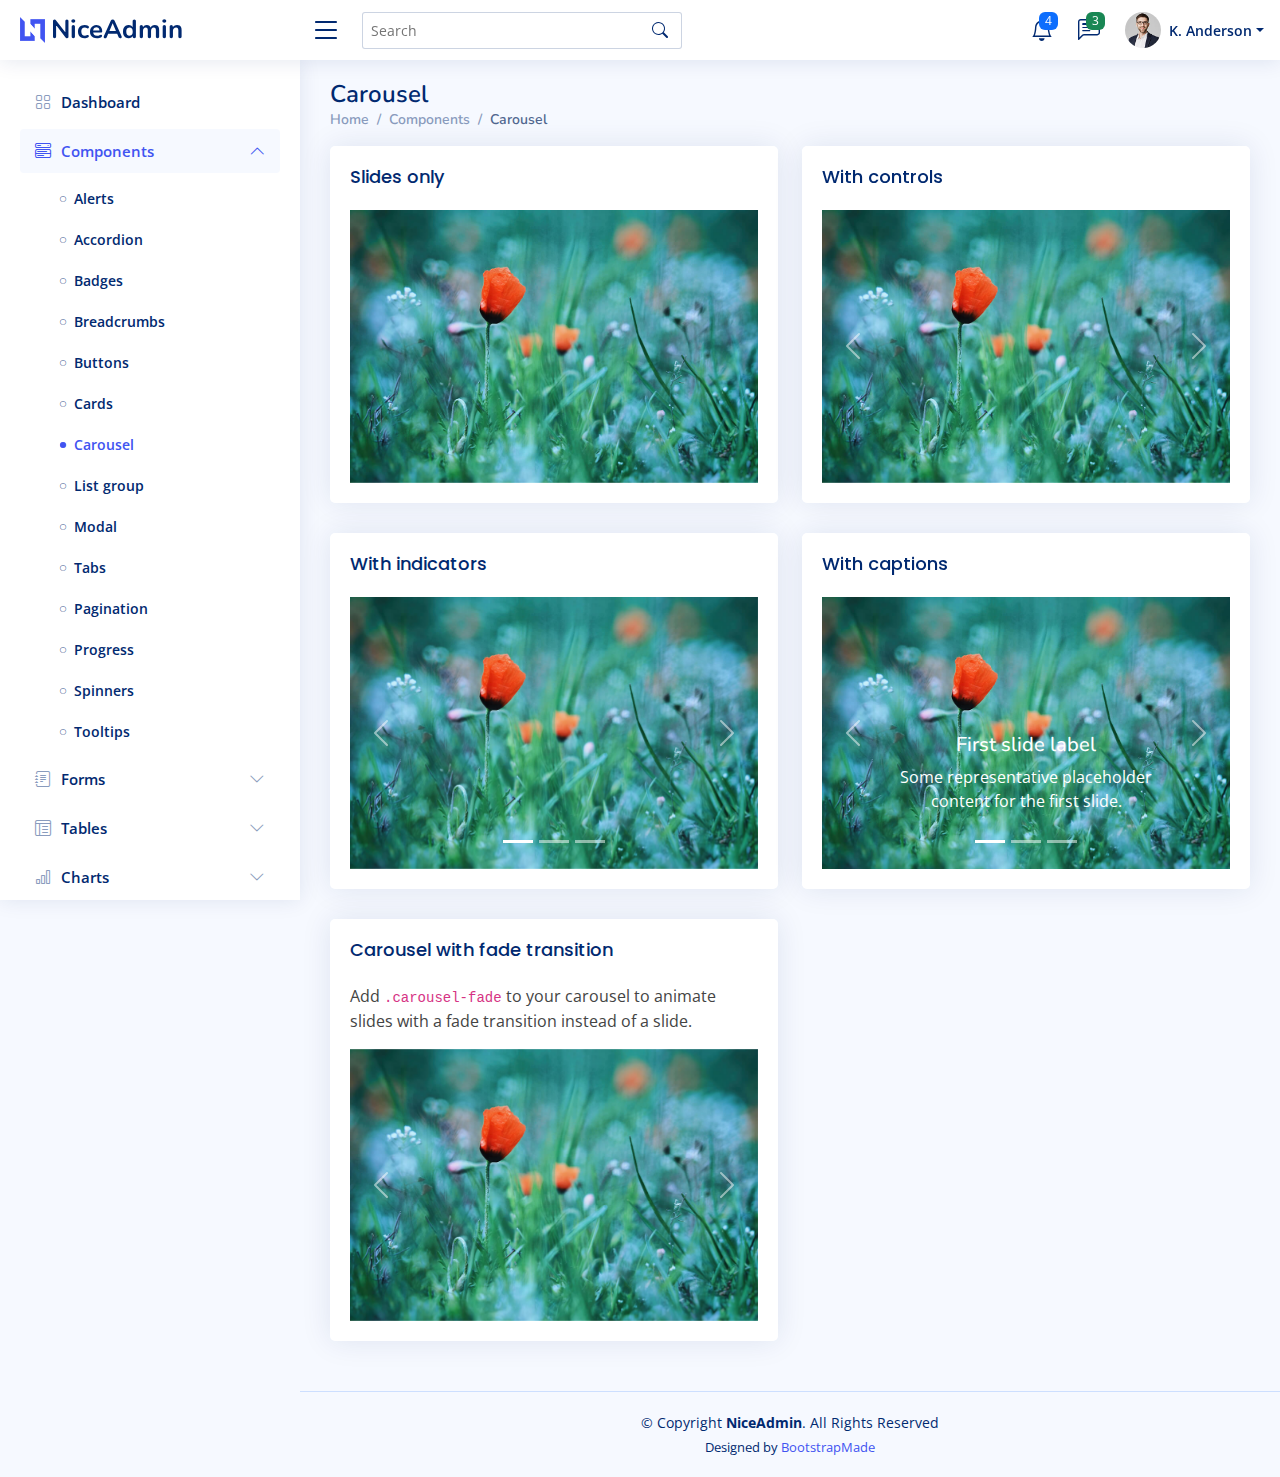
<file: components-carousel.html>
<!DOCTYPE html>
<html lang="en">

<head>
  <meta charset="utf-8">
  <meta content="width=device-width, initial-scale=1.0" name="viewport">

  <title>Components / Carousel - NiceAdmin Bootstrap Template</title>
  <meta content="" name="description">
  <meta content="" name="keywords">

  <!-- Favicons -->
  <link href="assets/img/favicon.png" rel="icon">
  <link href="assets/img/apple-touch-icon.png" rel="apple-touch-icon">

  <!-- Google Fonts -->
  <link href="https://fonts.gstatic.com" rel="preconnect">
  <link href="https://fonts.googleapis.com/css?family=Open+Sans:300,300i,400,400i,600,600i,700,700i|Nunito:300,300i,400,400i,600,600i,700,700i|Poppins:300,300i,400,400i,500,500i,600,600i,700,700i" rel="stylesheet">

  <!-- Vendor CSS Files -->
  <link href="assets/vendor/bootstrap/css/bootstrap.min.css" rel="stylesheet">
  <link href="assets/vendor/bootstrap-icons/bootstrap-icons.css" rel="stylesheet">
  <link href="assets/vendor/boxicons/css/boxicons.min.css" rel="stylesheet">
  <link href="assets/vendor/quill/quill.snow.css" rel="stylesheet">
  <link href="assets/vendor/quill/quill.bubble.css" rel="stylesheet">
  <link href="assets/vendor/remixicon/remixicon.css" rel="stylesheet">
  <link href="assets/vendor/simple-datatables/style.css" rel="stylesheet">

  <!-- Template Main CSS File -->
  <link href="assets/css/style.css" rel="stylesheet">

  <!-- =======================================================
  * Template Name: NiceAdmin
  * Updated: Mar 09 2023 with Bootstrap v5.2.3
  * Template URL: https://bootstrapmade.com/nice-admin-bootstrap-admin-html-template/
  * Author: BootstrapMade.com
  * License: https://bootstrapmade.com/license/
  ======================================================== -->
</head>

<body>

  <!-- ======= Header ======= -->
  <header id="header" class="header fixed-top d-flex align-items-center">

    <div class="d-flex align-items-center justify-content-between">
      <a href="index.html" class="logo d-flex align-items-center">
        <img src="assets/img/logo.png" alt="">
        <span class="d-none d-lg-block">NiceAdmin</span>
      </a>
      <i class="bi bi-list toggle-sidebar-btn"></i>
    </div><!-- End Logo -->

    <div class="search-bar">
      <form class="search-form d-flex align-items-center" method="POST" action="#">
        <input type="text" name="query" placeholder="Search" title="Enter search keyword">
        <button type="submit" title="Search"><i class="bi bi-search"></i></button>
      </form>
    </div><!-- End Search Bar -->

    <nav class="header-nav ms-auto">
      <ul class="d-flex align-items-center">

        <li class="nav-item d-block d-lg-none">
          <a class="nav-link nav-icon search-bar-toggle " href="#">
            <i class="bi bi-search"></i>
          </a>
        </li><!-- End Search Icon-->

        <li class="nav-item dropdown">

          <a class="nav-link nav-icon" href="#" data-bs-toggle="dropdown">
            <i class="bi bi-bell"></i>
            <span class="badge bg-primary badge-number">4</span>
          </a><!-- End Notification Icon -->

          <ul class="dropdown-menu dropdown-menu-end dropdown-menu-arrow notifications">
            <li class="dropdown-header">
              You have 4 new notifications
              <a href="#"><span class="badge rounded-pill bg-primary p-2 ms-2">View all</span></a>
            </li>
            <li>
              <hr class="dropdown-divider">
            </li>

            <li class="notification-item">
              <i class="bi bi-exclamation-circle text-warning"></i>
              <div>
                <h4>Lorem Ipsum</h4>
                <p>Quae dolorem earum veritatis oditseno</p>
                <p>30 min. ago</p>
              </div>
            </li>

            <li>
              <hr class="dropdown-divider">
            </li>

            <li class="notification-item">
              <i class="bi bi-x-circle text-danger"></i>
              <div>
                <h4>Atque rerum nesciunt</h4>
                <p>Quae dolorem earum veritatis oditseno</p>
                <p>1 hr. ago</p>
              </div>
            </li>

            <li>
              <hr class="dropdown-divider">
            </li>

            <li class="notification-item">
              <i class="bi bi-check-circle text-success"></i>
              <div>
                <h4>Sit rerum fuga</h4>
                <p>Quae dolorem earum veritatis oditseno</p>
                <p>2 hrs. ago</p>
              </div>
            </li>

            <li>
              <hr class="dropdown-divider">
            </li>

            <li class="notification-item">
              <i class="bi bi-info-circle text-primary"></i>
              <div>
                <h4>Dicta reprehenderit</h4>
                <p>Quae dolorem earum veritatis oditseno</p>
                <p>4 hrs. ago</p>
              </div>
            </li>

            <li>
              <hr class="dropdown-divider">
            </li>
            <li class="dropdown-footer">
              <a href="#">Show all notifications</a>
            </li>

          </ul><!-- End Notification Dropdown Items -->

        </li><!-- End Notification Nav -->

        <li class="nav-item dropdown">

          <a class="nav-link nav-icon" href="#" data-bs-toggle="dropdown">
            <i class="bi bi-chat-left-text"></i>
            <span class="badge bg-success badge-number">3</span>
          </a><!-- End Messages Icon -->

          <ul class="dropdown-menu dropdown-menu-end dropdown-menu-arrow messages">
            <li class="dropdown-header">
              You have 3 new messages
              <a href="#"><span class="badge rounded-pill bg-primary p-2 ms-2">View all</span></a>
            </li>
            <li>
              <hr class="dropdown-divider">
            </li>

            <li class="message-item">
              <a href="#">
                <img src="assets/img/messages-1.jpg" alt="" class="rounded-circle">
                <div>
                  <h4>Maria Hudson</h4>
                  <p>Velit asperiores et ducimus soluta repudiandae labore officia est ut...</p>
                  <p>4 hrs. ago</p>
                </div>
              </a>
            </li>
            <li>
              <hr class="dropdown-divider">
            </li>

            <li class="message-item">
              <a href="#">
                <img src="assets/img/messages-2.jpg" alt="" class="rounded-circle">
                <div>
                  <h4>Anna Nelson</h4>
                  <p>Velit asperiores et ducimus soluta repudiandae labore officia est ut...</p>
                  <p>6 hrs. ago</p>
                </div>
              </a>
            </li>
            <li>
              <hr class="dropdown-divider">
            </li>

            <li class="message-item">
              <a href="#">
                <img src="assets/img/messages-3.jpg" alt="" class="rounded-circle">
                <div>
                  <h4>David Muldon</h4>
                  <p>Velit asperiores et ducimus soluta repudiandae labore officia est ut...</p>
                  <p>8 hrs. ago</p>
                </div>
              </a>
            </li>
            <li>
              <hr class="dropdown-divider">
            </li>

            <li class="dropdown-footer">
              <a href="#">Show all messages</a>
            </li>

          </ul><!-- End Messages Dropdown Items -->

        </li><!-- End Messages Nav -->

        <li class="nav-item dropdown pe-3">

          <a class="nav-link nav-profile d-flex align-items-center pe-0" href="#" data-bs-toggle="dropdown">
            <img src="assets/img/profile-img.jpg" alt="Profile" class="rounded-circle">
            <span class="d-none d-md-block dropdown-toggle ps-2">K. Anderson</span>
          </a><!-- End Profile Iamge Icon -->

          <ul class="dropdown-menu dropdown-menu-end dropdown-menu-arrow profile">
            <li class="dropdown-header">
              <h6>Kevin Anderson</h6>
              <span>Web Designer</span>
            </li>
            <li>
              <hr class="dropdown-divider">
            </li>

            <li>
              <a class="dropdown-item d-flex align-items-center" href="users-profile.html">
                <i class="bi bi-person"></i>
                <span>My Profile</span>
              </a>
            </li>
            <li>
              <hr class="dropdown-divider">
            </li>

            <li>
              <a class="dropdown-item d-flex align-items-center" href="users-profile.html">
                <i class="bi bi-gear"></i>
                <span>Account Settings</span>
              </a>
            </li>
            <li>
              <hr class="dropdown-divider">
            </li>

            <li>
              <a class="dropdown-item d-flex align-items-center" href="pages-faq.html">
                <i class="bi bi-question-circle"></i>
                <span>Need Help?</span>
              </a>
            </li>
            <li>
              <hr class="dropdown-divider">
            </li>

            <li>
              <a class="dropdown-item d-flex align-items-center" href="#">
                <i class="bi bi-box-arrow-right"></i>
                <span>Sign Out</span>
              </a>
            </li>

          </ul><!-- End Profile Dropdown Items -->
        </li><!-- End Profile Nav -->

      </ul>
    </nav><!-- End Icons Navigation -->

  </header><!-- End Header -->

  <!-- ======= Sidebar ======= -->
  <aside id="sidebar" class="sidebar">

    <ul class="sidebar-nav" id="sidebar-nav">

      <li class="nav-item">
        <a class="nav-link collapsed" href="index.html">
          <i class="bi bi-grid"></i>
          <span>Dashboard</span>
        </a>
      </li><!-- End Dashboard Nav -->

      <li class="nav-item">
        <a class="nav-link " data-bs-target="#components-nav" data-bs-toggle="collapse" href="#">
          <i class="bi bi-menu-button-wide"></i><span>Components</span><i class="bi bi-chevron-down ms-auto"></i>
        </a>
        <ul id="components-nav" class="nav-content collapse show" data-bs-parent="#sidebar-nav">
          <li>
            <a href="components-alerts.html">
              <i class="bi bi-circle"></i><span>Alerts</span>
            </a>
          </li>
          <li>
            <a href="components-accordion.html">
              <i class="bi bi-circle"></i><span>Accordion</span>
            </a>
          </li>
          <li>
            <a href="components-badges.html">
              <i class="bi bi-circle"></i><span>Badges</span>
            </a>
          </li>
          <li>
            <a href="components-breadcrumbs.html">
              <i class="bi bi-circle"></i><span>Breadcrumbs</span>
            </a>
          </li>
          <li>
            <a href="components-buttons.html">
              <i class="bi bi-circle"></i><span>Buttons</span>
            </a>
          </li>
          <li>
            <a href="components-cards.html">
              <i class="bi bi-circle"></i><span>Cards</span>
            </a>
          </li>
          <li>
            <a href="components-carousel.html" class="active">
              <i class="bi bi-circle"></i><span>Carousel</span>
            </a>
          </li>
          <li>
            <a href="components-list-group.html">
              <i class="bi bi-circle"></i><span>List group</span>
            </a>
          </li>
          <li>
            <a href="components-modal.html">
              <i class="bi bi-circle"></i><span>Modal</span>
            </a>
          </li>
          <li>
            <a href="components-tabs.html">
              <i class="bi bi-circle"></i><span>Tabs</span>
            </a>
          </li>
          <li>
            <a href="components-pagination.html">
              <i class="bi bi-circle"></i><span>Pagination</span>
            </a>
          </li>
          <li>
            <a href="components-progress.html">
              <i class="bi bi-circle"></i><span>Progress</span>
            </a>
          </li>
          <li>
            <a href="components-spinners.html">
              <i class="bi bi-circle"></i><span>Spinners</span>
            </a>
          </li>
          <li>
            <a href="components-tooltips.html">
              <i class="bi bi-circle"></i><span>Tooltips</span>
            </a>
          </li>
        </ul>
      </li><!-- End Components Nav -->

      <li class="nav-item">
        <a class="nav-link collapsed" data-bs-target="#forms-nav" data-bs-toggle="collapse" href="#">
          <i class="bi bi-journal-text"></i><span>Forms</span><i class="bi bi-chevron-down ms-auto"></i>
        </a>
        <ul id="forms-nav" class="nav-content collapse " data-bs-parent="#sidebar-nav">
          <li>
            <a href="forms-elements.html">
              <i class="bi bi-circle"></i><span>Form Elements</span>
            </a>
          </li>
          <li>
            <a href="forms-layouts.html">
              <i class="bi bi-circle"></i><span>Form Layouts</span>
            </a>
          </li>
          <li>
            <a href="forms-editors.html">
              <i class="bi bi-circle"></i><span>Form Editors</span>
            </a>
          </li>
          <li>
            <a href="forms-validation.html">
              <i class="bi bi-circle"></i><span>Form Validation</span>
            </a>
          </li>
        </ul>
      </li><!-- End Forms Nav -->

      <li class="nav-item">
        <a class="nav-link collapsed" data-bs-target="#tables-nav" data-bs-toggle="collapse" href="#">
          <i class="bi bi-layout-text-window-reverse"></i><span>Tables</span><i class="bi bi-chevron-down ms-auto"></i>
        </a>
        <ul id="tables-nav" class="nav-content collapse " data-bs-parent="#sidebar-nav">
          <li>
            <a href="tables-general.html">
              <i class="bi bi-circle"></i><span>General Tables</span>
            </a>
          </li>
          <li>
            <a href="tables-data.html">
              <i class="bi bi-circle"></i><span>Data Tables</span>
            </a>
          </li>
        </ul>
      </li><!-- End Tables Nav -->

      <li class="nav-item">
        <a class="nav-link collapsed" data-bs-target="#charts-nav" data-bs-toggle="collapse" href="#">
          <i class="bi bi-bar-chart"></i><span>Charts</span><i class="bi bi-chevron-down ms-auto"></i>
        </a>
        <ul id="charts-nav" class="nav-content collapse " data-bs-parent="#sidebar-nav">
          <li>
            <a href="charts-chartjs.html">
              <i class="bi bi-circle"></i><span>Chart.js</span>
            </a>
          </li>
          <li>
            <a href="charts-apexcharts.html">
              <i class="bi bi-circle"></i><span>ApexCharts</span>
            </a>
          </li>
          <li>
            <a href="charts-echarts.html">
              <i class="bi bi-circle"></i><span>ECharts</span>
            </a>
          </li>
        </ul>
      </li><!-- End Charts Nav -->

      <li class="nav-item">
        <a class="nav-link collapsed" data-bs-target="#icons-nav" data-bs-toggle="collapse" href="#">
          <i class="bi bi-gem"></i><span>Icons</span><i class="bi bi-chevron-down ms-auto"></i>
        </a>
        <ul id="icons-nav" class="nav-content collapse " data-bs-parent="#sidebar-nav">
          <li>
            <a href="icons-bootstrap.html">
              <i class="bi bi-circle"></i><span>Bootstrap Icons</span>
            </a>
          </li>
          <li>
            <a href="icons-remix.html">
              <i class="bi bi-circle"></i><span>Remix Icons</span>
            </a>
          </li>
          <li>
            <a href="icons-boxicons.html">
              <i class="bi bi-circle"></i><span>Boxicons</span>
            </a>
          </li>
        </ul>
      </li><!-- End Icons Nav -->

      <li class="nav-heading">Pages</li>

      <li class="nav-item">
        <a class="nav-link collapsed" href="users-profile.html">
          <i class="bi bi-person"></i>
          <span>Profile</span>
        </a>
      </li><!-- End Profile Page Nav -->

      <li class="nav-item">
        <a class="nav-link collapsed" href="pages-faq.html">
          <i class="bi bi-question-circle"></i>
          <span>F.A.Q</span>
        </a>
      </li><!-- End F.A.Q Page Nav -->

      <li class="nav-item">
        <a class="nav-link collapsed" href="pages-contact.html">
          <i class="bi bi-envelope"></i>
          <span>Contact</span>
        </a>
      </li><!-- End Contact Page Nav -->

      <li class="nav-item">
        <a class="nav-link collapsed" href="pages-register.html">
          <i class="bi bi-card-list"></i>
          <span>Register</span>
        </a>
      </li><!-- End Register Page Nav -->

      <li class="nav-item">
        <a class="nav-link collapsed" href="pages-login.html">
          <i class="bi bi-box-arrow-in-right"></i>
          <span>Login</span>
        </a>
      </li><!-- End Login Page Nav -->

      <li class="nav-item">
        <a class="nav-link collapsed" href="pages-error-404.html">
          <i class="bi bi-dash-circle"></i>
          <span>Error 404</span>
        </a>
      </li><!-- End Error 404 Page Nav -->

      <li class="nav-item">
        <a class="nav-link collapsed" href="pages-blank.html">
          <i class="bi bi-file-earmark"></i>
          <span>Blank</span>
        </a>
      </li><!-- End Blank Page Nav -->

    </ul>

  </aside><!-- End Sidebar-->

  <main id="main" class="main">

    <div class="pagetitle">
      <h1>Carousel</h1>
      <nav>
        <ol class="breadcrumb">
          <li class="breadcrumb-item"><a href="index.html">Home</a></li>
          <li class="breadcrumb-item">Components</li>
          <li class="breadcrumb-item active">Carousel</li>
        </ol>
      </nav>
    </div><!-- End Page Title -->

    <section class="section">
      <div class="row">
        <div class="col-lg-6">

          <div class="card">
            <div class="card-body">
              <h5 class="card-title">Slides only</h5>

              <!-- Slides only carousel -->
              <div id="carouselExampleSlidesOnly" class="carousel slide" data-bs-ride="carousel">
                <div class="carousel-inner">
                  <div class="carousel-item active">
                    <img src="assets/img/slides-1.jpg" class="d-block w-100" alt="...">
                  </div>
                  <div class="carousel-item">
                    <img src="assets/img/slides-2.jpg" class="d-block w-100" alt="...">
                  </div>
                  <div class="carousel-item">
                    <img src="assets/img/slides-3.jpg" class="d-block w-100" alt="...">
                  </div>
                </div>
              </div><!-- End Slides only carousel-->

            </div>
          </div>

          <div class="card">
            <div class="card-body">
              <h5 class="card-title">With indicators</h5>

              <!-- Slides with indicators -->
              <div id="carouselExampleIndicators" class="carousel slide" data-bs-ride="carousel">
                <div class="carousel-indicators">
                  <button type="button" data-bs-target="#carouselExampleIndicators" data-bs-slide-to="0" class="active" aria-current="true" aria-label="Slide 1"></button>
                  <button type="button" data-bs-target="#carouselExampleIndicators" data-bs-slide-to="1" aria-label="Slide 2"></button>
                  <button type="button" data-bs-target="#carouselExampleIndicators" data-bs-slide-to="2" aria-label="Slide 3"></button>
                </div>
                <div class="carousel-inner">
                  <div class="carousel-item active">
                    <img src="assets/img/slides-1.jpg" class="d-block w-100" alt="...">
                  </div>
                  <div class="carousel-item">
                    <img src="assets/img/slides-2.jpg" class="d-block w-100" alt="...">
                  </div>
                  <div class="carousel-item">
                    <img src="assets/img/slides-3.jpg" class="d-block w-100" alt="...">
                  </div>
                </div>

                <button class="carousel-control-prev" type="button" data-bs-target="#carouselExampleIndicators" data-bs-slide="prev">
                  <span class="carousel-control-prev-icon" aria-hidden="true"></span>
                  <span class="visually-hidden">Previous</span>
                </button>
                <button class="carousel-control-next" type="button" data-bs-target="#carouselExampleIndicators" data-bs-slide="next">
                  <span class="carousel-control-next-icon" aria-hidden="true"></span>
                  <span class="visually-hidden">Next</span>
                </button>

              </div><!-- End Slides with indicators -->

            </div>
          </div>

          <div class="card">
            <div class="card-body">
              <h5 class="card-title">Carousel with fade transition</h5>
              <p>Add <code>.carousel-fade</code> to your carousel to animate slides with a fade transition instead of a slide.</p>

              <!-- Slides with fade transition -->
              <div id="carouselExampleFade" class="carousel slide carousel-fade" data-bs-ride="carousel">
                <div class="carousel-inner">
                  <div class="carousel-item active">
                    <img src="assets/img/slides-1.jpg" class="d-block w-100" alt="...">
                  </div>
                  <div class="carousel-item">
                    <img src="assets/img/slides-2.jpg" class="d-block w-100" alt="...">
                  </div>
                  <div class="carousel-item">
                    <img src="assets/img/slides-3.jpg" class="d-block w-100" alt="...">
                  </div>
                </div>

                <button class="carousel-control-prev" type="button" data-bs-target="#carouselExampleFade" data-bs-slide="prev">
                  <span class="carousel-control-prev-icon" aria-hidden="true"></span>
                  <span class="visually-hidden">Previous</span>
                </button>
                <button class="carousel-control-next" type="button" data-bs-target="#carouselExampleFade" data-bs-slide="next">
                  <span class="carousel-control-next-icon" aria-hidden="true"></span>
                  <span class="visually-hidden">Next</span>
                </button>

              </div><!-- End Slides with fade transition -->

            </div>
          </div>

        </div>

        <div class="col-lg-6">

          <div class="card">
            <div class="card-body">
              <h5 class="card-title">With controls</h5>

              <!-- Slides with controls -->
              <div id="carouselExampleControls" class="carousel slide" data-bs-ride="carousel">
                <div class="carousel-inner">
                  <div class="carousel-item active">
                    <img src="assets/img/slides-1.jpg" class="d-block w-100" alt="...">
                  </div>
                  <div class="carousel-item">
                    <img src="assets/img/slides-2.jpg" class="d-block w-100" alt="...">
                  </div>
                  <div class="carousel-item">
                    <img src="assets/img/slides-3.jpg" class="d-block w-100" alt="...">
                  </div>
                </div>

                <button class="carousel-control-prev" type="button" data-bs-target="#carouselExampleControls" data-bs-slide="prev">
                  <span class="carousel-control-prev-icon" aria-hidden="true"></span>
                  <span class="visually-hidden">Previous</span>
                </button>
                <button class="carousel-control-next" type="button" data-bs-target="#carouselExampleControls" data-bs-slide="next">
                  <span class="carousel-control-next-icon" aria-hidden="true"></span>
                  <span class="visually-hidden">Next</span>
                </button>

              </div><!-- End Slides with controls -->

            </div>
          </div>

          <div class="card">
            <div class="card-body">
              <h5 class="card-title">With captions</h5>

              <!-- Slides with captions -->
              <div id="carouselExampleCaptions" class="carousel slide" data-bs-ride="carousel">
                <div class="carousel-indicators">
                  <button type="button" data-bs-target="#carouselExampleCaptions" data-bs-slide-to="0" class="active" aria-current="true" aria-label="Slide 1"></button>
                  <button type="button" data-bs-target="#carouselExampleCaptions" data-bs-slide-to="1" aria-label="Slide 2"></button>
                  <button type="button" data-bs-target="#carouselExampleCaptions" data-bs-slide-to="2" aria-label="Slide 3"></button>
                </div>
                <div class="carousel-inner">
                  <div class="carousel-item active">
                    <img src="assets/img/slides-1.jpg" class="d-block w-100" alt="...">
                    <div class="carousel-caption d-none d-md-block">
                      <h5>First slide label</h5>
                      <p>Some representative placeholder content for the first slide.</p>
                    </div>
                  </div>
                  <div class="carousel-item">
                    <img src="assets/img/slides-2.jpg" class="d-block w-100" alt="...">
                    <div class="carousel-caption d-none d-md-block">
                      <h5>Second slide label</h5>
                      <p>Some representative placeholder content for the second slide.</p>
                    </div>
                  </div>
                  <div class="carousel-item">
                    <img src="assets/img/slides-3.jpg" class="d-block w-100" alt="...">
                    <div class="carousel-caption d-none d-md-block">
                      <h5>Third slide label</h5>
                      <p>Some representative placeholder content for the third slide.</p>
                    </div>
                  </div>
                </div>

                <button class="carousel-control-prev" type="button" data-bs-target="#carouselExampleCaptions" data-bs-slide="prev">
                  <span class="carousel-control-prev-icon" aria-hidden="true"></span>
                  <span class="visually-hidden">Previous</span>
                </button>
                <button class="carousel-control-next" type="button" data-bs-target="#carouselExampleCaptions" data-bs-slide="next">
                  <span class="carousel-control-next-icon" aria-hidden="true"></span>
                  <span class="visually-hidden">Next</span>
                </button>

              </div><!-- End Slides with captions -->

            </div>
          </div>

        </div>
      </div>
    </section>

  </main><!-- End #main -->

  <!-- ======= Footer ======= -->
  <footer id="footer" class="footer">
    <div class="copyright">
      &copy; Copyright <strong><span>NiceAdmin</span></strong>. All Rights Reserved
    </div>
    <div class="credits">
      <!-- All the links in the footer should remain intact. -->
      <!-- You can delete the links only if you purchased the pro version. -->
      <!-- Licensing information: https://bootstrapmade.com/license/ -->
      <!-- Purchase the pro version with working PHP/AJAX contact form: https://bootstrapmade.com/nice-admin-bootstrap-admin-html-template/ -->
      Designed by <a href="https://bootstrapmade.com/">BootstrapMade</a>
    </div>
  </footer><!-- End Footer -->

  <a href="#" class="back-to-top d-flex align-items-center justify-content-center"><i class="bi bi-arrow-up-short"></i></a>

  <!-- Vendor JS Files -->
  <script src="assets/vendor/apexcharts/apexcharts.min.js"></script>
  <script src="assets/vendor/bootstrap/js/bootstrap.bundle.min.js"></script>
  <script src="assets/vendor/chart.js/chart.umd.js"></script>
  <script src="assets/vendor/echarts/echarts.min.js"></script>
  <script src="assets/vendor/quill/quill.min.js"></script>
  <script src="assets/vendor/simple-datatables/simple-datatables.js"></script>
  <script src="assets/vendor/tinymce/tinymce.min.js"></script>
  <script src="assets/vendor/php-email-form/validate.js"></script>

  <!-- Template Main JS File -->
  <script src="assets/js/main.js"></script>

</body>

</html>
</file>
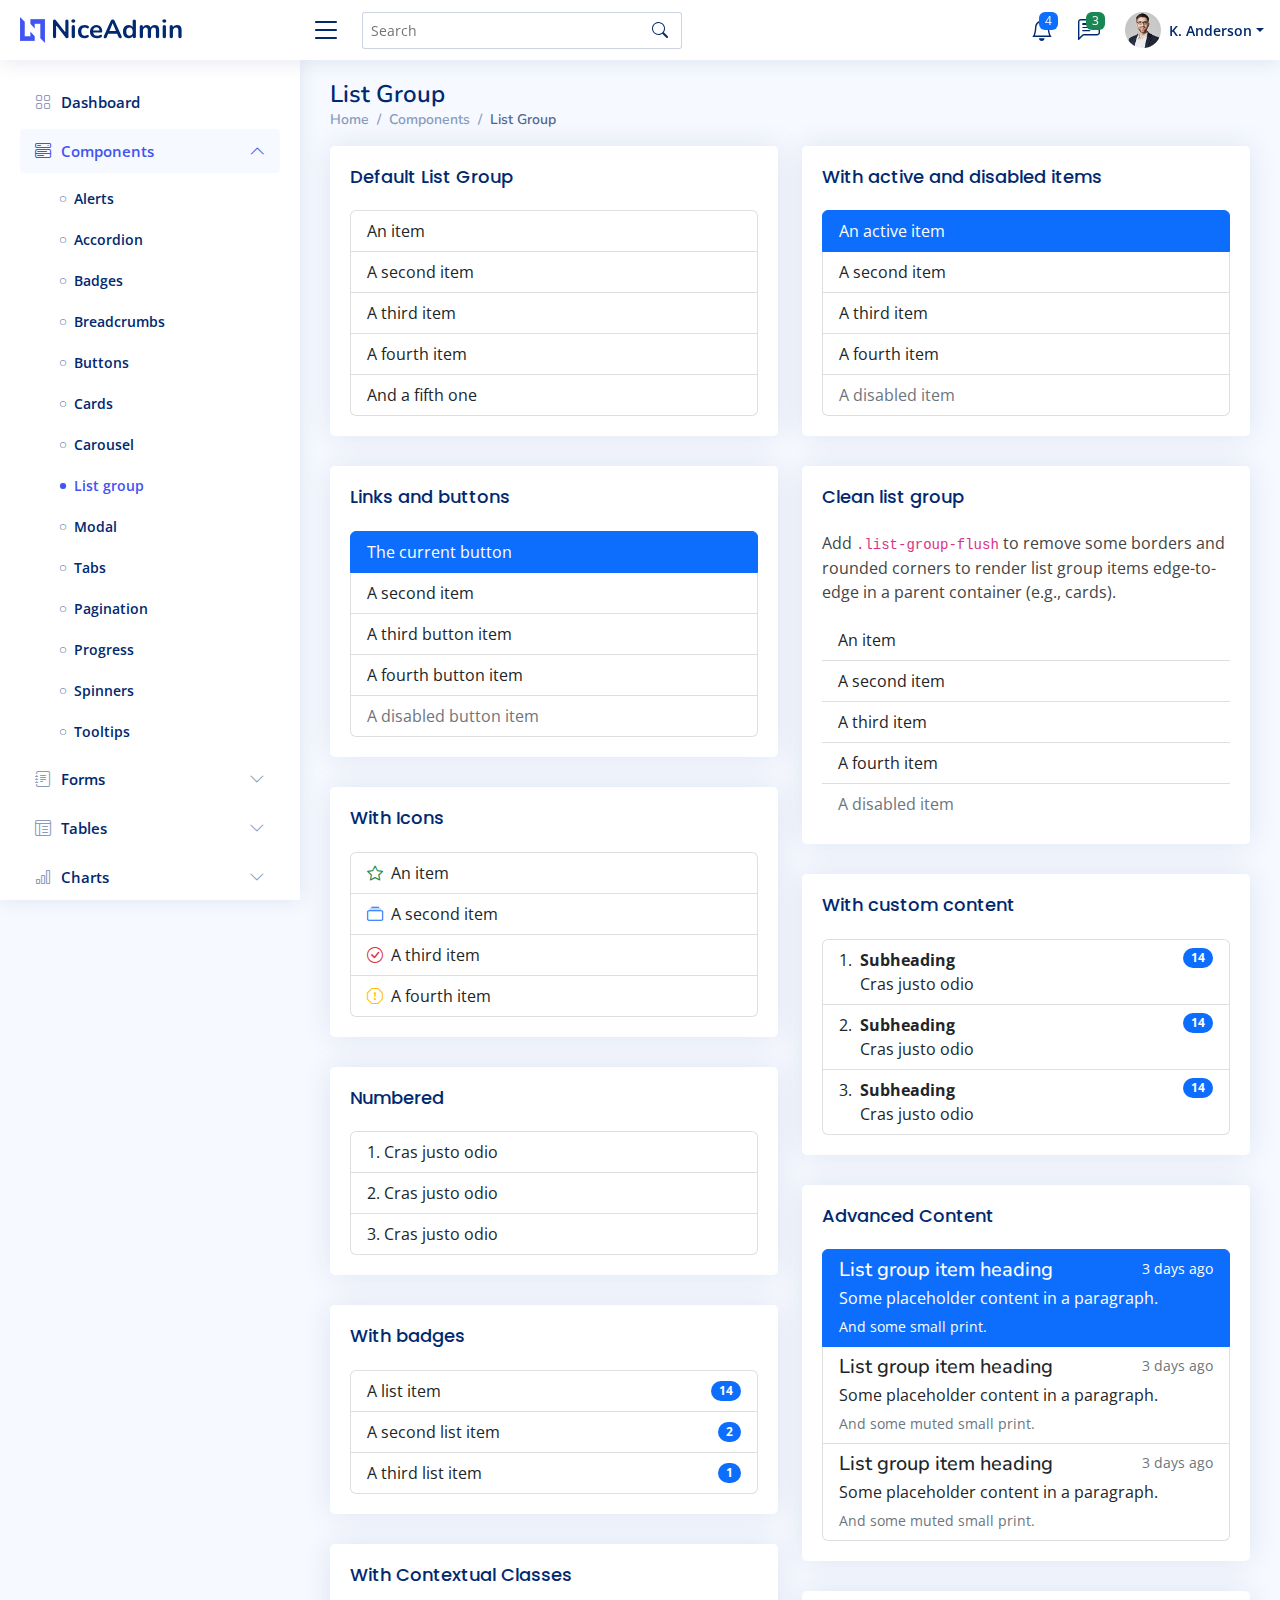
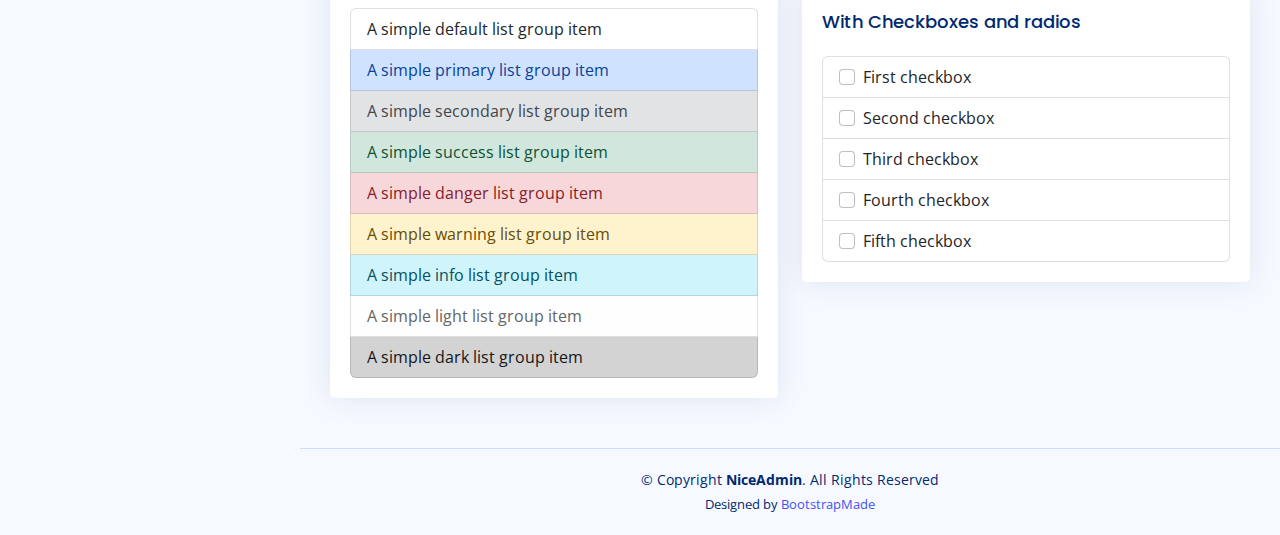
<file: components-list-group.html>
<!DOCTYPE html>
<html lang="en">

<head>
  <meta charset="utf-8">
  <meta content="width=device-width, initial-scale=1.0" name="viewport">

  <title>Components / List Group - NiceAdmin Bootstrap Template</title>
  <meta content="" name="description">
  <meta content="" name="keywords">

  <!-- Favicons -->
  <link href="assets/img/favicon.png" rel="icon">
  <link href="assets/img/apple-touch-icon.png" rel="apple-touch-icon">

  <!-- Google Fonts -->
  <link href="https://fonts.gstatic.com" rel="preconnect">
  <link href="https://fonts.googleapis.com/css?family=Open+Sans:300,300i,400,400i,600,600i,700,700i|Nunito:300,300i,400,400i,600,600i,700,700i|Poppins:300,300i,400,400i,500,500i,600,600i,700,700i" rel="stylesheet">

  <!-- Vendor CSS Files -->
  <link href="assets/vendor/bootstrap/css/bootstrap.min.css" rel="stylesheet">
  <link href="assets/vendor/bootstrap-icons/bootstrap-icons.css" rel="stylesheet">
  <link href="assets/vendor/boxicons/css/boxicons.min.css" rel="stylesheet">
  <link href="assets/vendor/quill/quill.snow.css" rel="stylesheet">
  <link href="assets/vendor/quill/quill.bubble.css" rel="stylesheet">
  <link href="assets/vendor/remixicon/remixicon.css" rel="stylesheet">
  <link href="assets/vendor/simple-datatables/style.css" rel="stylesheet">

  <!-- Template Main CSS File -->
  <link href="assets/css/style.css" rel="stylesheet">

  <!-- =======================================================
  * Template Name: NiceAdmin
  * Updated: Mar 09 2023 with Bootstrap v5.2.3
  * Template URL: https://bootstrapmade.com/nice-admin-bootstrap-admin-html-template/
  * Author: BootstrapMade.com
  * License: https://bootstrapmade.com/license/
  ======================================================== -->
</head>

<body>

  <!-- ======= Header ======= -->
  <header id="header" class="header fixed-top d-flex align-items-center">

    <div class="d-flex align-items-center justify-content-between">
      <a href="index.html" class="logo d-flex align-items-center">
        <img src="assets/img/logo.png" alt="">
        <span class="d-none d-lg-block">NiceAdmin</span>
      </a>
      <i class="bi bi-list toggle-sidebar-btn"></i>
    </div><!-- End Logo -->

    <div class="search-bar">
      <form class="search-form d-flex align-items-center" method="POST" action="#">
        <input type="text" name="query" placeholder="Search" title="Enter search keyword">
        <button type="submit" title="Search"><i class="bi bi-search"></i></button>
      </form>
    </div><!-- End Search Bar -->

    <nav class="header-nav ms-auto">
      <ul class="d-flex align-items-center">

        <li class="nav-item d-block d-lg-none">
          <a class="nav-link nav-icon search-bar-toggle " href="#">
            <i class="bi bi-search"></i>
          </a>
        </li><!-- End Search Icon-->

        <li class="nav-item dropdown">

          <a class="nav-link nav-icon" href="#" data-bs-toggle="dropdown">
            <i class="bi bi-bell"></i>
            <span class="badge bg-primary badge-number">4</span>
          </a><!-- End Notification Icon -->

          <ul class="dropdown-menu dropdown-menu-end dropdown-menu-arrow notifications">
            <li class="dropdown-header">
              You have 4 new notifications
              <a href="#"><span class="badge rounded-pill bg-primary p-2 ms-2">View all</span></a>
            </li>
            <li>
              <hr class="dropdown-divider">
            </li>

            <li class="notification-item">
              <i class="bi bi-exclamation-circle text-warning"></i>
              <div>
                <h4>Lorem Ipsum</h4>
                <p>Quae dolorem earum veritatis oditseno</p>
                <p>30 min. ago</p>
              </div>
            </li>

            <li>
              <hr class="dropdown-divider">
            </li>

            <li class="notification-item">
              <i class="bi bi-x-circle text-danger"></i>
              <div>
                <h4>Atque rerum nesciunt</h4>
                <p>Quae dolorem earum veritatis oditseno</p>
                <p>1 hr. ago</p>
              </div>
            </li>

            <li>
              <hr class="dropdown-divider">
            </li>

            <li class="notification-item">
              <i class="bi bi-check-circle text-success"></i>
              <div>
                <h4>Sit rerum fuga</h4>
                <p>Quae dolorem earum veritatis oditseno</p>
                <p>2 hrs. ago</p>
              </div>
            </li>

            <li>
              <hr class="dropdown-divider">
            </li>

            <li class="notification-item">
              <i class="bi bi-info-circle text-primary"></i>
              <div>
                <h4>Dicta reprehenderit</h4>
                <p>Quae dolorem earum veritatis oditseno</p>
                <p>4 hrs. ago</p>
              </div>
            </li>

            <li>
              <hr class="dropdown-divider">
            </li>
            <li class="dropdown-footer">
              <a href="#">Show all notifications</a>
            </li>

          </ul><!-- End Notification Dropdown Items -->

        </li><!-- End Notification Nav -->

        <li class="nav-item dropdown">

          <a class="nav-link nav-icon" href="#" data-bs-toggle="dropdown">
            <i class="bi bi-chat-left-text"></i>
            <span class="badge bg-success badge-number">3</span>
          </a><!-- End Messages Icon -->

          <ul class="dropdown-menu dropdown-menu-end dropdown-menu-arrow messages">
            <li class="dropdown-header">
              You have 3 new messages
              <a href="#"><span class="badge rounded-pill bg-primary p-2 ms-2">View all</span></a>
            </li>
            <li>
              <hr class="dropdown-divider">
            </li>

            <li class="message-item">
              <a href="#">
                <img src="assets/img/messages-1.jpg" alt="" class="rounded-circle">
                <div>
                  <h4>Maria Hudson</h4>
                  <p>Velit asperiores et ducimus soluta repudiandae labore officia est ut...</p>
                  <p>4 hrs. ago</p>
                </div>
              </a>
            </li>
            <li>
              <hr class="dropdown-divider">
            </li>

            <li class="message-item">
              <a href="#">
                <img src="assets/img/messages-2.jpg" alt="" class="rounded-circle">
                <div>
                  <h4>Anna Nelson</h4>
                  <p>Velit asperiores et ducimus soluta repudiandae labore officia est ut...</p>
                  <p>6 hrs. ago</p>
                </div>
              </a>
            </li>
            <li>
              <hr class="dropdown-divider">
            </li>

            <li class="message-item">
              <a href="#">
                <img src="assets/img/messages-3.jpg" alt="" class="rounded-circle">
                <div>
                  <h4>David Muldon</h4>
                  <p>Velit asperiores et ducimus soluta repudiandae labore officia est ut...</p>
                  <p>8 hrs. ago</p>
                </div>
              </a>
            </li>
            <li>
              <hr class="dropdown-divider">
            </li>

            <li class="dropdown-footer">
              <a href="#">Show all messages</a>
            </li>

          </ul><!-- End Messages Dropdown Items -->

        </li><!-- End Messages Nav -->

        <li class="nav-item dropdown pe-3">

          <a class="nav-link nav-profile d-flex align-items-center pe-0" href="#" data-bs-toggle="dropdown">
            <img src="assets/img/profile-img.jpg" alt="Profile" class="rounded-circle">
            <span class="d-none d-md-block dropdown-toggle ps-2">K. Anderson</span>
          </a><!-- End Profile Iamge Icon -->

          <ul class="dropdown-menu dropdown-menu-end dropdown-menu-arrow profile">
            <li class="dropdown-header">
              <h6>Kevin Anderson</h6>
              <span>Web Designer</span>
            </li>
            <li>
              <hr class="dropdown-divider">
            </li>

            <li>
              <a class="dropdown-item d-flex align-items-center" href="users-profile.html">
                <i class="bi bi-person"></i>
                <span>My Profile</span>
              </a>
            </li>
            <li>
              <hr class="dropdown-divider">
            </li>

            <li>
              <a class="dropdown-item d-flex align-items-center" href="users-profile.html">
                <i class="bi bi-gear"></i>
                <span>Account Settings</span>
              </a>
            </li>
            <li>
              <hr class="dropdown-divider">
            </li>

            <li>
              <a class="dropdown-item d-flex align-items-center" href="pages-faq.html">
                <i class="bi bi-question-circle"></i>
                <span>Need Help?</span>
              </a>
            </li>
            <li>
              <hr class="dropdown-divider">
            </li>

            <li>
              <a class="dropdown-item d-flex align-items-center" href="#">
                <i class="bi bi-box-arrow-right"></i>
                <span>Sign Out</span>
              </a>
            </li>

          </ul><!-- End Profile Dropdown Items -->
        </li><!-- End Profile Nav -->

      </ul>
    </nav><!-- End Icons Navigation -->

  </header><!-- End Header -->

  <!-- ======= Sidebar ======= -->
  <aside id="sidebar" class="sidebar">

    <ul class="sidebar-nav" id="sidebar-nav">

      <li class="nav-item">
        <a class="nav-link collapsed" href="index.html">
          <i class="bi bi-grid"></i>
          <span>Dashboard</span>
        </a>
      </li><!-- End Dashboard Nav -->

      <li class="nav-item">
        <a class="nav-link " data-bs-target="#components-nav" data-bs-toggle="collapse" href="#">
          <i class="bi bi-menu-button-wide"></i><span>Components</span><i class="bi bi-chevron-down ms-auto"></i>
        </a>
        <ul id="components-nav" class="nav-content collapse show" data-bs-parent="#sidebar-nav">
          <li>
            <a href="components-alerts.html">
              <i class="bi bi-circle"></i><span>Alerts</span>
            </a>
          </li>
          <li>
            <a href="components-accordion.html">
              <i class="bi bi-circle"></i><span>Accordion</span>
            </a>
          </li>
          <li>
            <a href="components-badges.html">
              <i class="bi bi-circle"></i><span>Badges</span>
            </a>
          </li>
          <li>
            <a href="components-breadcrumbs.html">
              <i class="bi bi-circle"></i><span>Breadcrumbs</span>
            </a>
          </li>
          <li>
            <a href="components-buttons.html">
              <i class="bi bi-circle"></i><span>Buttons</span>
            </a>
          </li>
          <li>
            <a href="components-cards.html">
              <i class="bi bi-circle"></i><span>Cards</span>
            </a>
          </li>
          <li>
            <a href="components-carousel.html">
              <i class="bi bi-circle"></i><span>Carousel</span>
            </a>
          </li>
          <li>
            <a href="components-list-group.html" class="active">
              <i class="bi bi-circle"></i><span>List group</span>
            </a>
          </li>
          <li>
            <a href="components-modal.html">
              <i class="bi bi-circle"></i><span>Modal</span>
            </a>
          </li>
          <li>
            <a href="components-tabs.html">
              <i class="bi bi-circle"></i><span>Tabs</span>
            </a>
          </li>
          <li>
            <a href="components-pagination.html">
              <i class="bi bi-circle"></i><span>Pagination</span>
            </a>
          </li>
          <li>
            <a href="components-progress.html">
              <i class="bi bi-circle"></i><span>Progress</span>
            </a>
          </li>
          <li>
            <a href="components-spinners.html">
              <i class="bi bi-circle"></i><span>Spinners</span>
            </a>
          </li>
          <li>
            <a href="components-tooltips.html">
              <i class="bi bi-circle"></i><span>Tooltips</span>
            </a>
          </li>
        </ul>
      </li><!-- End Components Nav -->

      <li class="nav-item">
        <a class="nav-link collapsed" data-bs-target="#forms-nav" data-bs-toggle="collapse" href="#">
          <i class="bi bi-journal-text"></i><span>Forms</span><i class="bi bi-chevron-down ms-auto"></i>
        </a>
        <ul id="forms-nav" class="nav-content collapse " data-bs-parent="#sidebar-nav">
          <li>
            <a href="forms-elements.html">
              <i class="bi bi-circle"></i><span>Form Elements</span>
            </a>
          </li>
          <li>
            <a href="forms-layouts.html">
              <i class="bi bi-circle"></i><span>Form Layouts</span>
            </a>
          </li>
          <li>
            <a href="forms-editors.html">
              <i class="bi bi-circle"></i><span>Form Editors</span>
            </a>
          </li>
          <li>
            <a href="forms-validation.html">
              <i class="bi bi-circle"></i><span>Form Validation</span>
            </a>
          </li>
        </ul>
      </li><!-- End Forms Nav -->

      <li class="nav-item">
        <a class="nav-link collapsed" data-bs-target="#tables-nav" data-bs-toggle="collapse" href="#">
          <i class="bi bi-layout-text-window-reverse"></i><span>Tables</span><i class="bi bi-chevron-down ms-auto"></i>
        </a>
        <ul id="tables-nav" class="nav-content collapse " data-bs-parent="#sidebar-nav">
          <li>
            <a href="tables-general.html">
              <i class="bi bi-circle"></i><span>General Tables</span>
            </a>
          </li>
          <li>
            <a href="tables-data.html">
              <i class="bi bi-circle"></i><span>Data Tables</span>
            </a>
          </li>
        </ul>
      </li><!-- End Tables Nav -->

      <li class="nav-item">
        <a class="nav-link collapsed" data-bs-target="#charts-nav" data-bs-toggle="collapse" href="#">
          <i class="bi bi-bar-chart"></i><span>Charts</span><i class="bi bi-chevron-down ms-auto"></i>
        </a>
        <ul id="charts-nav" class="nav-content collapse " data-bs-parent="#sidebar-nav">
          <li>
            <a href="charts-chartjs.html">
              <i class="bi bi-circle"></i><span>Chart.js</span>
            </a>
          </li>
          <li>
            <a href="charts-apexcharts.html">
              <i class="bi bi-circle"></i><span>ApexCharts</span>
            </a>
          </li>
          <li>
            <a href="charts-echarts.html">
              <i class="bi bi-circle"></i><span>ECharts</span>
            </a>
          </li>
        </ul>
      </li><!-- End Charts Nav -->

      <li class="nav-item">
        <a class="nav-link collapsed" data-bs-target="#icons-nav" data-bs-toggle="collapse" href="#">
          <i class="bi bi-gem"></i><span>Icons</span><i class="bi bi-chevron-down ms-auto"></i>
        </a>
        <ul id="icons-nav" class="nav-content collapse " data-bs-parent="#sidebar-nav">
          <li>
            <a href="icons-bootstrap.html">
              <i class="bi bi-circle"></i><span>Bootstrap Icons</span>
            </a>
          </li>
          <li>
            <a href="icons-remix.html">
              <i class="bi bi-circle"></i><span>Remix Icons</span>
            </a>
          </li>
          <li>
            <a href="icons-boxicons.html">
              <i class="bi bi-circle"></i><span>Boxicons</span>
            </a>
          </li>
        </ul>
      </li><!-- End Icons Nav -->

      <li class="nav-heading">Pages</li>

      <li class="nav-item">
        <a class="nav-link collapsed" href="users-profile.html">
          <i class="bi bi-person"></i>
          <span>Profile</span>
        </a>
      </li><!-- End Profile Page Nav -->

      <li class="nav-item">
        <a class="nav-link collapsed" href="pages-faq.html">
          <i class="bi bi-question-circle"></i>
          <span>F.A.Q</span>
        </a>
      </li><!-- End F.A.Q Page Nav -->

      <li class="nav-item">
        <a class="nav-link collapsed" href="pages-contact.html">
          <i class="bi bi-envelope"></i>
          <span>Contact</span>
        </a>
      </li><!-- End Contact Page Nav -->

      <li class="nav-item">
        <a class="nav-link collapsed" href="pages-register.html">
          <i class="bi bi-card-list"></i>
          <span>Register</span>
        </a>
      </li><!-- End Register Page Nav -->

      <li class="nav-item">
        <a class="nav-link collapsed" href="pages-login.html">
          <i class="bi bi-box-arrow-in-right"></i>
          <span>Login</span>
        </a>
      </li><!-- End Login Page Nav -->

      <li class="nav-item">
        <a class="nav-link collapsed" href="pages-error-404.html">
          <i class="bi bi-dash-circle"></i>
          <span>Error 404</span>
        </a>
      </li><!-- End Error 404 Page Nav -->

      <li class="nav-item">
        <a class="nav-link collapsed" href="pages-blank.html">
          <i class="bi bi-file-earmark"></i>
          <span>Blank</span>
        </a>
      </li><!-- End Blank Page Nav -->

    </ul>

  </aside><!-- End Sidebar-->

  <main id="main" class="main">

    <div class="pagetitle">
      <h1>List Group</h1>
      <nav>
        <ol class="breadcrumb">
          <li class="breadcrumb-item"><a href="index.html">Home</a></li>
          <li class="breadcrumb-item">Components</li>
          <li class="breadcrumb-item active">List Group</li>
        </ol>
      </nav>
    </div><!-- End Page Title -->

    <section class="section">
      <div class="row">
        <div class="col-lg-6">

          <div class="card">
            <div class="card-body">
              <h5 class="card-title">Default List Group</h5>

              <!-- Default List group -->
              <ul class="list-group">
                <li class="list-group-item">An item</li>
                <li class="list-group-item">A second item</li>
                <li class="list-group-item">A third item</li>
                <li class="list-group-item">A fourth item</li>
                <li class="list-group-item">And a fifth one</li>
              </ul><!-- End Default List group -->

            </div>
          </div>

          <div class="card">
            <div class="card-body">
              <h5 class="card-title">Links and buttons</h5>

              <!-- List group with Links and buttons -->
              <div class="list-group">
                <button type="button" class="list-group-item list-group-item-action active" aria-current="true">
                  The current button
                </button>
                <button type="button" class="list-group-item list-group-item-action">A second item</button>
                <button type="button" class="list-group-item list-group-item-action">A third button item</button>
                <button type="button" class="list-group-item list-group-item-action">A fourth button item</button>
                <button type="button" class="list-group-item list-group-item-action" disabled>A disabled button item</button>
              </div><!-- End List group with Links and buttons -->

            </div>
          </div>

          <div class="card">
            <div class="card-body">
              <h5 class="card-title">With Icons</h5>

              <!-- List group With Icons -->
              <ul class="list-group">
                <li class="list-group-item"><i class="bi bi-star me-1 text-success"></i> An item</li>
                <li class="list-group-item"><i class="bi bi-collection me-1 text-primary"></i> A second item</li>
                <li class="list-group-item"><i class="bi bi-check-circle me-1 text-danger"></i> A third item</li>
                <li class="list-group-item"><i class="bi bi-exclamation-octagon me-1 text-warning"></i> A fourth item</li>
              </ul><!-- End List group With Icons -->

            </div>
          </div>

          <div class="card">
            <div class="card-body">
              <h5 class="card-title">Numbered</h5>

              <!-- List group Numbered -->
              <ol class="list-group list-group-numbered">
                <li class="list-group-item">Cras justo odio</li>
                <li class="list-group-item">Cras justo odio</li>
                <li class="list-group-item">Cras justo odio</li>
              </ol><!-- End List group Numbered -->

            </div>
          </div>

          <div class="card">
            <div class="card-body">
              <h5 class="card-title">With badges</h5>

              <!-- List group With badges -->
              <ul class="list-group">
                <li class="list-group-item d-flex justify-content-between align-items-center">
                  A list item
                  <span class="badge bg-primary rounded-pill">14</span>
                </li>
                <li class="list-group-item d-flex justify-content-between align-items-center">
                  A second list item
                  <span class="badge bg-primary rounded-pill">2</span>
                </li>
                <li class="list-group-item d-flex justify-content-between align-items-center">
                  A third list item
                  <span class="badge bg-primary rounded-pill">1</span>
                </li>
              </ul><!-- End List With badges -->

            </div>
          </div>

          <div class="card">
            <div class="card-body">
              <h5 class="card-title">With Contextual Classes</h5>

              <!-- List group With Contextual classes -->
              <ul class="list-group">
                <li class="list-group-item">A simple default list group item</li>

                <li class="list-group-item list-group-item-primary">A simple primary list group item</li>
                <li class="list-group-item list-group-item-secondary">A simple secondary list group item</li>
                <li class="list-group-item list-group-item-success">A simple success list group item</li>
                <li class="list-group-item list-group-item-danger">A simple danger list group item</li>
                <li class="list-group-item list-group-item-warning">A simple warning list group item</li>
                <li class="list-group-item list-group-item-info">A simple info list group item</li>
                <li class="list-group-item list-group-item-light">A simple light list group item</li>
                <li class="list-group-item list-group-item-dark">A simple dark list group item</li>
              </ul><!-- End List Group With Contextual classes -->

            </div>
          </div>

        </div>

        <div class="col-lg-6">

          <div class="card">
            <div class="card-body">
              <h5 class="card-title">With active and disabled items</h5>

              <!-- List group with active and disabled items -->
              <ul class="list-group">
                <li class="list-group-item active" aria-current="true">An active item</li>
                <li class="list-group-item">A second item</li>
                <li class="list-group-item">A third item</li>
                <li class="list-group-item">A fourth item</li>
                <li class="list-group-item disabled" aria-disabled="true">A disabled item</li>
              </ul><!-- End ist group with active and disabled items -->

            </div>
          </div>

          <div class="card">
            <div class="card-body">
              <h5 class="card-title">Clean list group</h5>
              <p>Add <code>.list-group-flush</code> to remove some borders and rounded corners to render list group items edge-to-edge in a parent container (e.g., cards).</p>

              <!-- List group with active and disabled items -->
              <ul class="list-group list-group-flush">
                <li class="list-group-item">An item</li>
                <li class="list-group-item">A second item</li>
                <li class="list-group-item">A third item</li>
                <li class="list-group-item">A fourth item</li>
                <li class="list-group-item disabled" aria-disabled="true">A disabled item</li>
              </ul><!-- End Clean list group -->

            </div>
          </div>

          <div class="card">
            <div class="card-body">
              <h5 class="card-title">With custom content</h5>

              <!-- List group with custom content -->
              <ol class="list-group list-group-numbered">
                <li class="list-group-item d-flex justify-content-between align-items-start">
                  <div class="ms-2 me-auto">
                    <div class="fw-bold">Subheading</div>
                    Cras justo odio
                  </div>
                  <span class="badge bg-primary rounded-pill">14</span>
                </li>
                <li class="list-group-item d-flex justify-content-between align-items-start">
                  <div class="ms-2 me-auto">
                    <div class="fw-bold">Subheading</div>
                    Cras justo odio
                  </div>
                  <span class="badge bg-primary rounded-pill">14</span>
                </li>
                <li class="list-group-item d-flex justify-content-between align-items-start">
                  <div class="ms-2 me-auto">
                    <div class="fw-bold">Subheading</div>
                    Cras justo odio
                  </div>
                  <span class="badge bg-primary rounded-pill">14</span>
                </li>
              </ol><!-- End with custom content -->

            </div>
          </div>

          <div class="card">
            <div class="card-body">
              <h5 class="card-title">Advanced Content</h5>

              <!-- List group with Advanced Contents -->
              <div class="list-group">
                <a href="#" class="list-group-item list-group-item-action active" aria-current="true">
                  <div class="d-flex w-100 justify-content-between">
                    <h5 class="mb-1">List group item heading</h5>
                    <small>3 days ago</small>
                  </div>
                  <p class="mb-1">Some placeholder content in a paragraph.</p>
                  <small>And some small print.</small>
                </a>
                <a href="#" class="list-group-item list-group-item-action">
                  <div class="d-flex w-100 justify-content-between">
                    <h5 class="mb-1">List group item heading</h5>
                    <small class="text-muted">3 days ago</small>
                  </div>
                  <p class="mb-1">Some placeholder content in a paragraph.</p>
                  <small class="text-muted">And some muted small print.</small>
                </a>
                <a href="#" class="list-group-item list-group-item-action">
                  <div class="d-flex w-100 justify-content-between">
                    <h5 class="mb-1">List group item heading</h5>
                    <small class="text-muted">3 days ago</small>
                  </div>
                  <p class="mb-1">Some placeholder content in a paragraph.</p>
                  <small class="text-muted">And some muted small print.</small>
                </a>
              </div><!-- End List group Advanced Content -->

            </div>
          </div>

          <div class="card">
            <div class="card-body">
              <h5 class="card-title">With Checkboxes and radios</h5>

              <!-- List group With Checkboxes and radios -->
              <ul class="list-group">
                <li class="list-group-item">
                  <input class="form-check-input me-1" type="checkbox" value="" aria-label="...">
                  First checkbox
                </li>
                <li class="list-group-item">
                  <input class="form-check-input me-1" type="checkbox" value="" aria-label="...">
                  Second checkbox
                </li>
                <li class="list-group-item">
                  <input class="form-check-input me-1" type="checkbox" value="" aria-label="...">
                  Third checkbox
                </li>
                <li class="list-group-item">
                  <input class="form-check-input me-1" type="checkbox" value="" aria-label="...">
                  Fourth checkbox
                </li>
                <li class="list-group-item">
                  <input class="form-check-input me-1" type="checkbox" value="" aria-label="...">
                  Fifth checkbox
                </li>
              </ul><!-- End List Checkboxes and radios -->

            </div>
          </div>

        </div>

      </div>
    </section>

  </main><!-- End #main -->

  <!-- ======= Footer ======= -->
  <footer id="footer" class="footer">
    <div class="copyright">
      &copy; Copyright <strong><span>NiceAdmin</span></strong>. All Rights Reserved
    </div>
    <div class="credits">
      <!-- All the links in the footer should remain intact. -->
      <!-- You can delete the links only if you purchased the pro version. -->
      <!-- Licensing information: https://bootstrapmade.com/license/ -->
      <!-- Purchase the pro version with working PHP/AJAX contact form: https://bootstrapmade.com/nice-admin-bootstrap-admin-html-template/ -->
      Designed by <a href="https://bootstrapmade.com/">BootstrapMade</a>
    </div>
  </footer><!-- End Footer -->

  <a href="#" class="back-to-top d-flex align-items-center justify-content-center"><i class="bi bi-arrow-up-short"></i></a>

  <!-- Vendor JS Files -->
  <script src="assets/vendor/apexcharts/apexcharts.min.js"></script>
  <script src="assets/vendor/bootstrap/js/bootstrap.bundle.min.js"></script>
  <script src="assets/vendor/chart.js/chart.umd.js"></script>
  <script src="assets/vendor/echarts/echarts.min.js"></script>
  <script src="assets/vendor/quill/quill.min.js"></script>
  <script src="assets/vendor/simple-datatables/simple-datatables.js"></script>
  <script src="assets/vendor/tinymce/tinymce.min.js"></script>
  <script src="assets/vendor/php-email-form/validate.js"></script>

  <!-- Template Main JS File -->
  <script src="assets/js/main.js"></script>

</body>

</html>
</file>
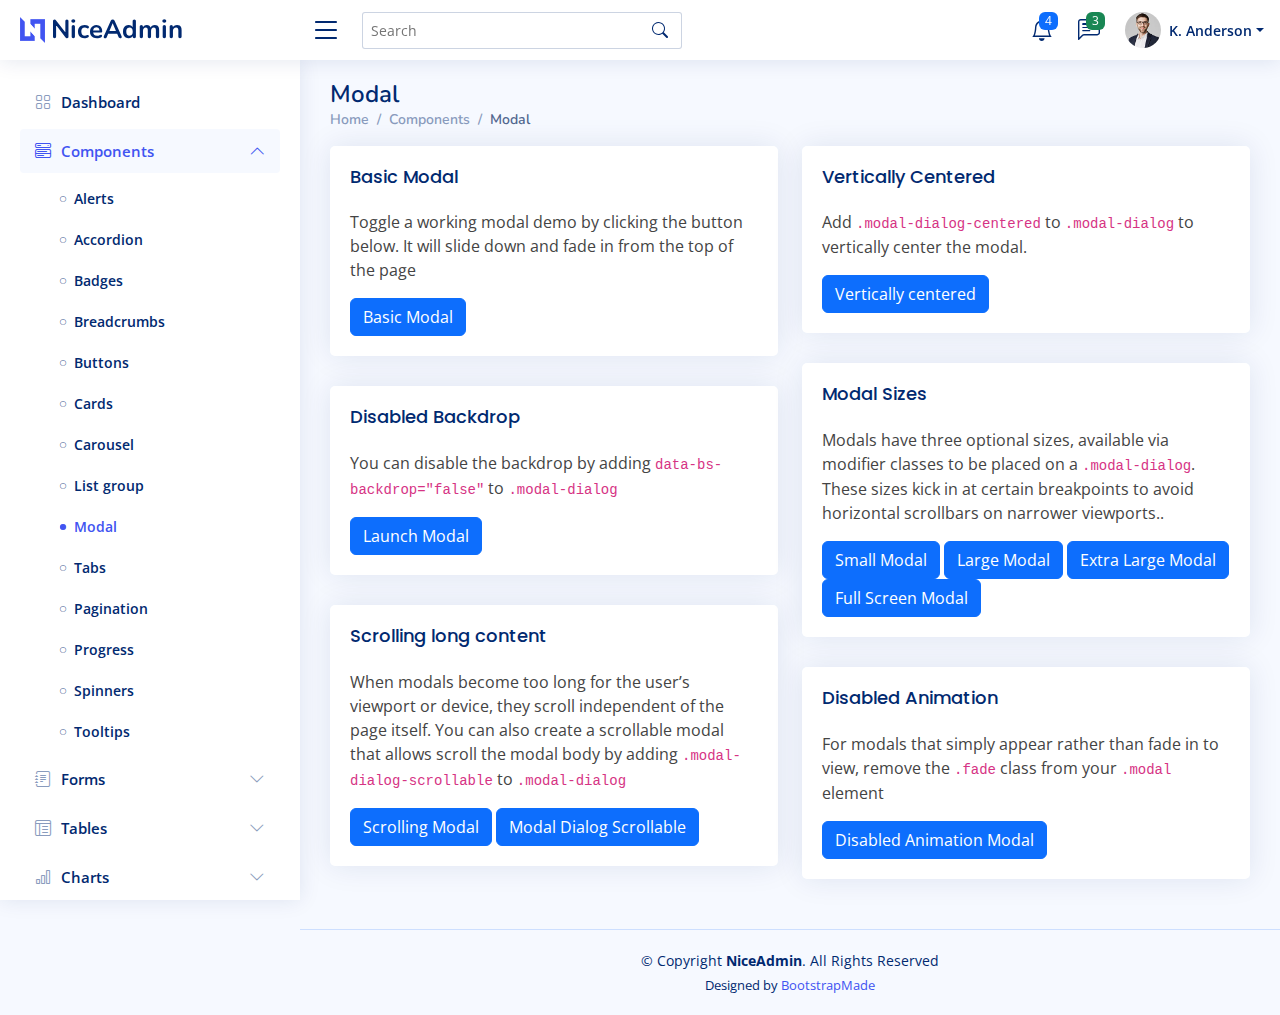
<file: components-modal.html>
<!DOCTYPE html>
<html lang="en">

<head>
  <meta charset="utf-8">
  <meta content="width=device-width, initial-scale=1.0" name="viewport">

  <title>Components / Modal - NiceAdmin Bootstrap Template</title>
  <meta content="" name="description">
  <meta content="" name="keywords">

  <!-- Favicons -->
  <link href="assets/img/favicon.png" rel="icon">
  <link href="assets/img/apple-touch-icon.png" rel="apple-touch-icon">

  <!-- Google Fonts -->
  <link href="https://fonts.gstatic.com" rel="preconnect">
  <link href="https://fonts.googleapis.com/css?family=Open+Sans:300,300i,400,400i,600,600i,700,700i|Nunito:300,300i,400,400i,600,600i,700,700i|Poppins:300,300i,400,400i,500,500i,600,600i,700,700i" rel="stylesheet">

  <!-- Vendor CSS Files -->
  <link href="assets/vendor/bootstrap/css/bootstrap.min.css" rel="stylesheet">
  <link href="assets/vendor/bootstrap-icons/bootstrap-icons.css" rel="stylesheet">
  <link href="assets/vendor/boxicons/css/boxicons.min.css" rel="stylesheet">
  <link href="assets/vendor/quill/quill.snow.css" rel="stylesheet">
  <link href="assets/vendor/quill/quill.bubble.css" rel="stylesheet">
  <link href="assets/vendor/remixicon/remixicon.css" rel="stylesheet">
  <link href="assets/vendor/simple-datatables/style.css" rel="stylesheet">

  <!-- Template Main CSS File -->
  <link href="assets/css/style.css" rel="stylesheet">

  <!-- =======================================================
  * Template Name: NiceAdmin
  * Updated: Mar 09 2023 with Bootstrap v5.2.3
  * Template URL: https://bootstrapmade.com/nice-admin-bootstrap-admin-html-template/
  * Author: BootstrapMade.com
  * License: https://bootstrapmade.com/license/
  ======================================================== -->
</head>

<body>

  <!-- ======= Header ======= -->
  <header id="header" class="header fixed-top d-flex align-items-center">

    <div class="d-flex align-items-center justify-content-between">
      <a href="index.html" class="logo d-flex align-items-center">
        <img src="assets/img/logo.png" alt="">
        <span class="d-none d-lg-block">NiceAdmin</span>
      </a>
      <i class="bi bi-list toggle-sidebar-btn"></i>
    </div><!-- End Logo -->

    <div class="search-bar">
      <form class="search-form d-flex align-items-center" method="POST" action="#">
        <input type="text" name="query" placeholder="Search" title="Enter search keyword">
        <button type="submit" title="Search"><i class="bi bi-search"></i></button>
      </form>
    </div><!-- End Search Bar -->

    <nav class="header-nav ms-auto">
      <ul class="d-flex align-items-center">

        <li class="nav-item d-block d-lg-none">
          <a class="nav-link nav-icon search-bar-toggle " href="#">
            <i class="bi bi-search"></i>
          </a>
        </li><!-- End Search Icon-->

        <li class="nav-item dropdown">

          <a class="nav-link nav-icon" href="#" data-bs-toggle="dropdown">
            <i class="bi bi-bell"></i>
            <span class="badge bg-primary badge-number">4</span>
          </a><!-- End Notification Icon -->

          <ul class="dropdown-menu dropdown-menu-end dropdown-menu-arrow notifications">
            <li class="dropdown-header">
              You have 4 new notifications
              <a href="#"><span class="badge rounded-pill bg-primary p-2 ms-2">View all</span></a>
            </li>
            <li>
              <hr class="dropdown-divider">
            </li>

            <li class="notification-item">
              <i class="bi bi-exclamation-circle text-warning"></i>
              <div>
                <h4>Lorem Ipsum</h4>
                <p>Quae dolorem earum veritatis oditseno</p>
                <p>30 min. ago</p>
              </div>
            </li>

            <li>
              <hr class="dropdown-divider">
            </li>

            <li class="notification-item">
              <i class="bi bi-x-circle text-danger"></i>
              <div>
                <h4>Atque rerum nesciunt</h4>
                <p>Quae dolorem earum veritatis oditseno</p>
                <p>1 hr. ago</p>
              </div>
            </li>

            <li>
              <hr class="dropdown-divider">
            </li>

            <li class="notification-item">
              <i class="bi bi-check-circle text-success"></i>
              <div>
                <h4>Sit rerum fuga</h4>
                <p>Quae dolorem earum veritatis oditseno</p>
                <p>2 hrs. ago</p>
              </div>
            </li>

            <li>
              <hr class="dropdown-divider">
            </li>

            <li class="notification-item">
              <i class="bi bi-info-circle text-primary"></i>
              <div>
                <h4>Dicta reprehenderit</h4>
                <p>Quae dolorem earum veritatis oditseno</p>
                <p>4 hrs. ago</p>
              </div>
            </li>

            <li>
              <hr class="dropdown-divider">
            </li>
            <li class="dropdown-footer">
              <a href="#">Show all notifications</a>
            </li>

          </ul><!-- End Notification Dropdown Items -->

        </li><!-- End Notification Nav -->

        <li class="nav-item dropdown">

          <a class="nav-link nav-icon" href="#" data-bs-toggle="dropdown">
            <i class="bi bi-chat-left-text"></i>
            <span class="badge bg-success badge-number">3</span>
          </a><!-- End Messages Icon -->

          <ul class="dropdown-menu dropdown-menu-end dropdown-menu-arrow messages">
            <li class="dropdown-header">
              You have 3 new messages
              <a href="#"><span class="badge rounded-pill bg-primary p-2 ms-2">View all</span></a>
            </li>
            <li>
              <hr class="dropdown-divider">
            </li>

            <li class="message-item">
              <a href="#">
                <img src="assets/img/messages-1.jpg" alt="" class="rounded-circle">
                <div>
                  <h4>Maria Hudson</h4>
                  <p>Velit asperiores et ducimus soluta repudiandae labore officia est ut...</p>
                  <p>4 hrs. ago</p>
                </div>
              </a>
            </li>
            <li>
              <hr class="dropdown-divider">
            </li>

            <li class="message-item">
              <a href="#">
                <img src="assets/img/messages-2.jpg" alt="" class="rounded-circle">
                <div>
                  <h4>Anna Nelson</h4>
                  <p>Velit asperiores et ducimus soluta repudiandae labore officia est ut...</p>
                  <p>6 hrs. ago</p>
                </div>
              </a>
            </li>
            <li>
              <hr class="dropdown-divider">
            </li>

            <li class="message-item">
              <a href="#">
                <img src="assets/img/messages-3.jpg" alt="" class="rounded-circle">
                <div>
                  <h4>David Muldon</h4>
                  <p>Velit asperiores et ducimus soluta repudiandae labore officia est ut...</p>
                  <p>8 hrs. ago</p>
                </div>
              </a>
            </li>
            <li>
              <hr class="dropdown-divider">
            </li>

            <li class="dropdown-footer">
              <a href="#">Show all messages</a>
            </li>

          </ul><!-- End Messages Dropdown Items -->

        </li><!-- End Messages Nav -->

        <li class="nav-item dropdown pe-3">

          <a class="nav-link nav-profile d-flex align-items-center pe-0" href="#" data-bs-toggle="dropdown">
            <img src="assets/img/profile-img.jpg" alt="Profile" class="rounded-circle">
            <span class="d-none d-md-block dropdown-toggle ps-2">K. Anderson</span>
          </a><!-- End Profile Iamge Icon -->

          <ul class="dropdown-menu dropdown-menu-end dropdown-menu-arrow profile">
            <li class="dropdown-header">
              <h6>Kevin Anderson</h6>
              <span>Web Designer</span>
            </li>
            <li>
              <hr class="dropdown-divider">
            </li>

            <li>
              <a class="dropdown-item d-flex align-items-center" href="users-profile.html">
                <i class="bi bi-person"></i>
                <span>My Profile</span>
              </a>
            </li>
            <li>
              <hr class="dropdown-divider">
            </li>

            <li>
              <a class="dropdown-item d-flex align-items-center" href="users-profile.html">
                <i class="bi bi-gear"></i>
                <span>Account Settings</span>
              </a>
            </li>
            <li>
              <hr class="dropdown-divider">
            </li>

            <li>
              <a class="dropdown-item d-flex align-items-center" href="pages-faq.html">
                <i class="bi bi-question-circle"></i>
                <span>Need Help?</span>
              </a>
            </li>
            <li>
              <hr class="dropdown-divider">
            </li>

            <li>
              <a class="dropdown-item d-flex align-items-center" href="#">
                <i class="bi bi-box-arrow-right"></i>
                <span>Sign Out</span>
              </a>
            </li>

          </ul><!-- End Profile Dropdown Items -->
        </li><!-- End Profile Nav -->

      </ul>
    </nav><!-- End Icons Navigation -->

  </header><!-- End Header -->

  <!-- ======= Sidebar ======= -->
  <aside id="sidebar" class="sidebar">

    <ul class="sidebar-nav" id="sidebar-nav">

      <li class="nav-item">
        <a class="nav-link collapsed" href="index.html">
          <i class="bi bi-grid"></i>
          <span>Dashboard</span>
        </a>
      </li><!-- End Dashboard Nav -->

      <li class="nav-item">
        <a class="nav-link " data-bs-target="#components-nav" data-bs-toggle="collapse" href="#">
          <i class="bi bi-menu-button-wide"></i><span>Components</span><i class="bi bi-chevron-down ms-auto"></i>
        </a>
        <ul id="components-nav" class="nav-content collapse show" data-bs-parent="#sidebar-nav">
          <li>
            <a href="components-alerts.html">
              <i class="bi bi-circle"></i><span>Alerts</span>
            </a>
          </li>
          <li>
            <a href="components-accordion.html">
              <i class="bi bi-circle"></i><span>Accordion</span>
            </a>
          </li>
          <li>
            <a href="components-badges.html">
              <i class="bi bi-circle"></i><span>Badges</span>
            </a>
          </li>
          <li>
            <a href="components-breadcrumbs.html">
              <i class="bi bi-circle"></i><span>Breadcrumbs</span>
            </a>
          </li>
          <li>
            <a href="components-buttons.html">
              <i class="bi bi-circle"></i><span>Buttons</span>
            </a>
          </li>
          <li>
            <a href="components-cards.html">
              <i class="bi bi-circle"></i><span>Cards</span>
            </a>
          </li>
          <li>
            <a href="components-carousel.html">
              <i class="bi bi-circle"></i><span>Carousel</span>
            </a>
          </li>
          <li>
            <a href="components-list-group.html">
              <i class="bi bi-circle"></i><span>List group</span>
            </a>
          </li>
          <li>
            <a href="components-modal.html" class="active">
              <i class="bi bi-circle"></i><span>Modal</span>
            </a>
          </li>
          <li>
            <a href="components-tabs.html">
              <i class="bi bi-circle"></i><span>Tabs</span>
            </a>
          </li>
          <li>
            <a href="components-pagination.html">
              <i class="bi bi-circle"></i><span>Pagination</span>
            </a>
          </li>
          <li>
            <a href="components-progress.html">
              <i class="bi bi-circle"></i><span>Progress</span>
            </a>
          </li>
          <li>
            <a href="components-spinners.html">
              <i class="bi bi-circle"></i><span>Spinners</span>
            </a>
          </li>
          <li>
            <a href="components-tooltips.html">
              <i class="bi bi-circle"></i><span>Tooltips</span>
            </a>
          </li>
        </ul>
      </li><!-- End Components Nav -->

      <li class="nav-item">
        <a class="nav-link collapsed" data-bs-target="#forms-nav" data-bs-toggle="collapse" href="#">
          <i class="bi bi-journal-text"></i><span>Forms</span><i class="bi bi-chevron-down ms-auto"></i>
        </a>
        <ul id="forms-nav" class="nav-content collapse " data-bs-parent="#sidebar-nav">
          <li>
            <a href="forms-elements.html">
              <i class="bi bi-circle"></i><span>Form Elements</span>
            </a>
          </li>
          <li>
            <a href="forms-layouts.html">
              <i class="bi bi-circle"></i><span>Form Layouts</span>
            </a>
          </li>
          <li>
            <a href="forms-editors.html">
              <i class="bi bi-circle"></i><span>Form Editors</span>
            </a>
          </li>
          <li>
            <a href="forms-validation.html">
              <i class="bi bi-circle"></i><span>Form Validation</span>
            </a>
          </li>
        </ul>
      </li><!-- End Forms Nav -->

      <li class="nav-item">
        <a class="nav-link collapsed" data-bs-target="#tables-nav" data-bs-toggle="collapse" href="#">
          <i class="bi bi-layout-text-window-reverse"></i><span>Tables</span><i class="bi bi-chevron-down ms-auto"></i>
        </a>
        <ul id="tables-nav" class="nav-content collapse " data-bs-parent="#sidebar-nav">
          <li>
            <a href="tables-general.html">
              <i class="bi bi-circle"></i><span>General Tables</span>
            </a>
          </li>
          <li>
            <a href="tables-data.html">
              <i class="bi bi-circle"></i><span>Data Tables</span>
            </a>
          </li>
        </ul>
      </li><!-- End Tables Nav -->

      <li class="nav-item">
        <a class="nav-link collapsed" data-bs-target="#charts-nav" data-bs-toggle="collapse" href="#">
          <i class="bi bi-bar-chart"></i><span>Charts</span><i class="bi bi-chevron-down ms-auto"></i>
        </a>
        <ul id="charts-nav" class="nav-content collapse " data-bs-parent="#sidebar-nav">
          <li>
            <a href="charts-chartjs.html">
              <i class="bi bi-circle"></i><span>Chart.js</span>
            </a>
          </li>
          <li>
            <a href="charts-apexcharts.html">
              <i class="bi bi-circle"></i><span>ApexCharts</span>
            </a>
          </li>
          <li>
            <a href="charts-echarts.html">
              <i class="bi bi-circle"></i><span>ECharts</span>
            </a>
          </li>
        </ul>
      </li><!-- End Charts Nav -->

      <li class="nav-item">
        <a class="nav-link collapsed" data-bs-target="#icons-nav" data-bs-toggle="collapse" href="#">
          <i class="bi bi-gem"></i><span>Icons</span><i class="bi bi-chevron-down ms-auto"></i>
        </a>
        <ul id="icons-nav" class="nav-content collapse " data-bs-parent="#sidebar-nav">
          <li>
            <a href="icons-bootstrap.html">
              <i class="bi bi-circle"></i><span>Bootstrap Icons</span>
            </a>
          </li>
          <li>
            <a href="icons-remix.html">
              <i class="bi bi-circle"></i><span>Remix Icons</span>
            </a>
          </li>
          <li>
            <a href="icons-boxicons.html">
              <i class="bi bi-circle"></i><span>Boxicons</span>
            </a>
          </li>
        </ul>
      </li><!-- End Icons Nav -->

      <li class="nav-heading">Pages</li>

      <li class="nav-item">
        <a class="nav-link collapsed" href="users-profile.html">
          <i class="bi bi-person"></i>
          <span>Profile</span>
        </a>
      </li><!-- End Profile Page Nav -->

      <li class="nav-item">
        <a class="nav-link collapsed" href="pages-faq.html">
          <i class="bi bi-question-circle"></i>
          <span>F.A.Q</span>
        </a>
      </li><!-- End F.A.Q Page Nav -->

      <li class="nav-item">
        <a class="nav-link collapsed" href="pages-contact.html">
          <i class="bi bi-envelope"></i>
          <span>Contact</span>
        </a>
      </li><!-- End Contact Page Nav -->

      <li class="nav-item">
        <a class="nav-link collapsed" href="pages-register.html">
          <i class="bi bi-card-list"></i>
          <span>Register</span>
        </a>
      </li><!-- End Register Page Nav -->

      <li class="nav-item">
        <a class="nav-link collapsed" href="pages-login.html">
          <i class="bi bi-box-arrow-in-right"></i>
          <span>Login</span>
        </a>
      </li><!-- End Login Page Nav -->

      <li class="nav-item">
        <a class="nav-link collapsed" href="pages-error-404.html">
          <i class="bi bi-dash-circle"></i>
          <span>Error 404</span>
        </a>
      </li><!-- End Error 404 Page Nav -->

      <li class="nav-item">
        <a class="nav-link collapsed" href="pages-blank.html">
          <i class="bi bi-file-earmark"></i>
          <span>Blank</span>
        </a>
      </li><!-- End Blank Page Nav -->

    </ul>

  </aside><!-- End Sidebar-->

  <main id="main" class="main">

    <div class="pagetitle">
      <h1>Modal</h1>
      <nav>
        <ol class="breadcrumb">
          <li class="breadcrumb-item"><a href="index.html">Home</a></li>
          <li class="breadcrumb-item">Components</li>
          <li class="breadcrumb-item active">Modal</li>
        </ol>
      </nav>
    </div><!-- End Page Title -->

    <section class="section">
      <div class="row">
        <div class="col-lg-6">

          <div class="card">
            <div class="card-body">
              <h5 class="card-title">Basic Modal</h5>
              <p>Toggle a working modal demo by clicking the button below. It will slide down and fade in from the top of the page</p>

              <!-- Basic Modal -->
              <button type="button" class="btn btn-primary" data-bs-toggle="modal" data-bs-target="#basicModal">
                Basic Modal
              </button>
              <div class="modal fade" id="basicModal" tabindex="-1">
                <div class="modal-dialog">
                  <div class="modal-content">
                    <div class="modal-header">
                      <h5 class="modal-title">Basic Modal</h5>
                      <button type="button" class="btn-close" data-bs-dismiss="modal" aria-label="Close"></button>
                    </div>
                    <div class="modal-body">
                      Non omnis incidunt qui sed occaecati magni asperiores est mollitia. Soluta at et reprehenderit. Placeat autem numquam et fuga numquam. Tempora in facere consequatur sit dolor ipsum. Consequatur nemo amet incidunt est facilis. Dolorem neque recusandae quo sit molestias sint dignissimos.
                    </div>
                    <div class="modal-footer">
                      <button type="button" class="btn btn-secondary" data-bs-dismiss="modal">Close</button>
                      <button type="button" class="btn btn-primary">Save changes</button>
                    </div>
                  </div>
                </div>
              </div><!-- End Basic Modal-->

            </div>
          </div>

          <div class="card">
            <div class="card-body">
              <h5 class="card-title">Disabled Backdrop</h5>
              <p>You can disable the backdrop by adding <code>data-bs-backdrop="false"</code> to <code>.modal-dialog</code></p>

              <!-- Disabled Backdrop Modal -->
              <button type="button" class="btn btn-primary" data-bs-toggle="modal" data-bs-target="#disablebackdrop">
                Launch Modal
              </button>
              <div class="modal fade" id="disablebackdrop" tabindex="-1" data-bs-backdrop="false">
                <div class="modal-dialog">
                  <div class="modal-content">
                    <div class="modal-header">
                      <h5 class="modal-title">Disabled Backdrop</h5>
                      <button type="button" class="btn-close" data-bs-dismiss="modal" aria-label="Close"></button>
                    </div>
                    <div class="modal-body">
                      Non omnis incidunt qui sed occaecati magni asperiores est mollitia. Soluta at et reprehenderit. Placeat autem numquam et fuga numquam. Tempora in facere consequatur sit dolor ipsum. Consequatur nemo amet incidunt est facilis. Dolorem neque recusandae quo sit molestias sint dignissimos.
                    </div>
                    <div class="modal-footer">
                      <button type="button" class="btn btn-secondary" data-bs-dismiss="modal">Close</button>
                      <button type="button" class="btn btn-primary">Save changes</button>
                    </div>
                  </div>
                </div>
              </div><!-- End Disabled Backdrop Modal-->

            </div>
          </div>

          <div class="card">
            <div class="card-body">
              <h5 class="card-title">Scrolling long content</h5>
              <p>When modals become too long for the user’s viewport or device, they scroll independent of the page itself. You can also create a scrollable modal that allows scroll the modal body by adding <code>.modal-dialog-scrollable</code> to <code>.modal-dialog</code></p>

              <!-- Scrolling Modal -->
              <button type="button" class="btn btn-primary" data-bs-toggle="modal" data-bs-target="#scrollingModal">
                Scrolling Modal
              </button>
              <div class="modal fade" id="scrollingModal" tabindex="-1">
                <div class="modal-dialog">
                  <div class="modal-content">
                    <div class="modal-header">
                      <h5 class="modal-title">Scrolling Modal</h5>
                      <button type="button" class="btn-close" data-bs-dismiss="modal" aria-label="Close"></button>
                    </div>
                    <div class="modal-body" style="min-height: 1500px;">
                      Non omnis incidunt qui sed occaecati magni asperiores est mollitia. Soluta at et reprehenderit. Placeat autem numquam et fuga numquam. Tempora in facere consequatur sit dolor ipsum. Consequatur nemo amet incidunt est facilis. Dolorem neque recusandae quo sit molestias sint dignissimos.
                    </div>
                    <div class="modal-footer">
                      <button type="button" class="btn btn-secondary" data-bs-dismiss="modal">Close</button>
                      <button type="button" class="btn btn-primary">Save changes</button>
                    </div>
                  </div>
                </div>
              </div><!-- End Scrolling Modal-->

              <!-- Modal Dialog Scrollable -->
              <button type="button" class="btn btn-primary" data-bs-toggle="modal" data-bs-target="#modalDialogScrollable">
                Modal Dialog Scrollable
              </button>
              <div class="modal fade" id="modalDialogScrollable" tabindex="-1">
                <div class="modal-dialog modal-dialog-scrollable">
                  <div class="modal-content">
                    <div class="modal-header">
                      <h5 class="modal-title">Modal Dialog Scrollable</h5>
                      <button type="button" class="btn-close" data-bs-dismiss="modal" aria-label="Close"></button>
                    </div>
                    <div class="modal-body">
                      Non omnis incidunt qui sed occaecati magni asperiores est mollitia. Soluta at et reprehenderit. Placeat autem numquam et fuga numquam. Tempora in facere consequatur sit dolor ipsum. Consequatur nemo amet incidunt est facilis. Dolorem neque recusandae quo sit molestias sint dignissimos.
                      <br><br><br><br><br><br><br><br><br><br><br><br><br><br><br><br><br><br><br><br><br><br><br><br><br><br><br><br><br><br><br><br><br><br><br><br><br><br><br><br>
                      This content should appear at the bottom after you scroll.
                    </div>
                    <div class="modal-footer">
                      <button type="button" class="btn btn-secondary" data-bs-dismiss="modal">Close</button>
                      <button type="button" class="btn btn-primary">Save changes</button>
                    </div>
                  </div>
                </div>
              </div><!-- End Modal Dialog Scrollable-->

            </div>
          </div>

        </div>

        <div class="col-lg-6">

          <div class="card">
            <div class="card-body">
              <h5 class="card-title">Vertically Centered</h5>
              <p>Add <code>.modal-dialog-centered</code> to <code>.modal-dialog</code> to vertically center the modal.</p>

              <!-- Vertically centered Modal -->
              <button type="button" class="btn btn-primary" data-bs-toggle="modal" data-bs-target="#verticalycentered">
                Vertically centered
              </button>
              <div class="modal fade" id="verticalycentered" tabindex="-1">
                <div class="modal-dialog modal-dialog-centered">
                  <div class="modal-content">
                    <div class="modal-header">
                      <h5 class="modal-title">Vertically Centered</h5>
                      <button type="button" class="btn-close" data-bs-dismiss="modal" aria-label="Close"></button>
                    </div>
                    <div class="modal-body">
                      Non omnis incidunt qui sed occaecati magni asperiores est mollitia. Soluta at et reprehenderit. Placeat autem numquam et fuga numquam. Tempora in facere consequatur sit dolor ipsum. Consequatur nemo amet incidunt est facilis. Dolorem neque recusandae quo sit molestias sint dignissimos.
                    </div>
                    <div class="modal-footer">
                      <button type="button" class="btn btn-secondary" data-bs-dismiss="modal">Close</button>
                      <button type="button" class="btn btn-primary">Save changes</button>
                    </div>
                  </div>
                </div>
              </div><!-- End Vertically centered Modal-->

            </div>
          </div>

          <div class="card">
            <div class="card-body">
              <h5 class="card-title">Modal Sizes</h5>
              <p>Modals have three optional sizes, available via modifier classes to be placed on a <code>.modal-dialog</code>. These sizes kick in at certain breakpoints to avoid horizontal scrollbars on narrower viewports..</p>

              <!-- Small Modal -->
              <button type="button" class="btn btn-primary" data-bs-toggle="modal" data-bs-target="#smallModal">
                Small Modal
              </button>

              <div class="modal fade" id="smallModal" tabindex="-1">
                <div class="modal-dialog modal-sm">
                  <div class="modal-content">
                    <div class="modal-header">
                      <h5 class="modal-title">Small Modal</h5>
                      <button type="button" class="btn-close" data-bs-dismiss="modal" aria-label="Close"></button>
                    </div>
                    <div class="modal-body">
                      Non omnis incidunt qui sed occaecati magni asperiores est mollitia. Soluta at et reprehenderit. Placeat autem numquam et fuga numquam. Tempora in facere consequatur sit dolor ipsum. Consequatur nemo amet incidunt est facilis. Dolorem neque recusandae quo sit molestias sint dignissimos.
                    </div>
                    <div class="modal-footer">
                      <button type="button" class="btn btn-secondary" data-bs-dismiss="modal">Close</button>
                      <button type="button" class="btn btn-primary">Save changes</button>
                    </div>
                  </div>
                </div>
              </div><!-- End Small Modal-->

              <!-- Large Modal -->
              <button type="button" class="btn btn-primary" data-bs-toggle="modal" data-bs-target="#largeModal">
                Large Modal
              </button>

              <div class="modal fade" id="largeModal" tabindex="-1">
                <div class="modal-dialog modal-lg">
                  <div class="modal-content">
                    <div class="modal-header">
                      <h5 class="modal-title">Large Modal</h5>
                      <button type="button" class="btn-close" data-bs-dismiss="modal" aria-label="Close"></button>
                    </div>
                    <div class="modal-body">
                      Non omnis incidunt qui sed occaecati magni asperiores est mollitia. Soluta at et reprehenderit. Placeat autem numquam et fuga numquam. Tempora in facere consequatur sit dolor ipsum. Consequatur nemo amet incidunt est facilis. Dolorem neque recusandae quo sit molestias sint dignissimos.
                    </div>
                    <div class="modal-footer">
                      <button type="button" class="btn btn-secondary" data-bs-dismiss="modal">Close</button>
                      <button type="button" class="btn btn-primary">Save changes</button>
                    </div>
                  </div>
                </div>
              </div><!-- End Large Modal-->

              <!-- Extra Large Modal -->
              <button type="button" class="btn btn-primary" data-bs-toggle="modal" data-bs-target="#ExtralargeModal">
                Extra Large Modal
              </button>

              <div class="modal fade" id="ExtralargeModal" tabindex="-1">
                <div class="modal-dialog modal-xl">
                  <div class="modal-content">
                    <div class="modal-header">
                      <h5 class="modal-title">Extra Large Modal</h5>
                      <button type="button" class="btn-close" data-bs-dismiss="modal" aria-label="Close"></button>
                    </div>
                    <div class="modal-body">
                      Non omnis incidunt qui sed occaecati magni asperiores est mollitia. Soluta at et reprehenderit. Placeat autem numquam et fuga numquam. Tempora in facere consequatur sit dolor ipsum. Consequatur nemo amet incidunt est facilis. Dolorem neque recusandae quo sit molestias sint dignissimos.
                    </div>
                    <div class="modal-footer">
                      <button type="button" class="btn btn-secondary" data-bs-dismiss="modal">Close</button>
                      <button type="button" class="btn btn-primary">Save changes</button>
                    </div>
                  </div>
                </div>
              </div><!-- End Extra Large Modal-->

              <!-- Full Screen Modal -->
              <button type="button" class="btn btn-primary" data-bs-toggle="modal" data-bs-target="#fullscreenModal">
                Full Screen Modal
              </button>

              <div class="modal fade" id="fullscreenModal" tabindex="-1">
                <div class="modal-dialog modal-fullscreen">
                  <div class="modal-content">
                    <div class="modal-header">
                      <h5 class="modal-title">Full Screen Modal</h5>
                      <button type="button" class="btn-close" data-bs-dismiss="modal" aria-label="Close"></button>
                    </div>
                    <div class="modal-body">
                      Non omnis incidunt qui sed occaecati magni asperiores est mollitia. Soluta at et reprehenderit. Placeat autem numquam et fuga numquam. Tempora in facere consequatur sit dolor ipsum. Consequatur nemo amet incidunt est facilis. Dolorem neque recusandae quo sit molestias sint dignissimos.
                    </div>
                    <div class="modal-footer">
                      <button type="button" class="btn btn-secondary" data-bs-dismiss="modal">Close</button>
                      <button type="button" class="btn btn-primary">Save changes</button>
                    </div>
                  </div>
                </div>
              </div><!-- End Full Screen Modal-->

            </div>
          </div>

          <div class="card">
            <div class="card-body">
              <h5 class="card-title">Disabled Animation</h5>
              <p>For modals that simply appear rather than fade in to view, remove the <code>.fade</code> class from your <code>.modal</code> element </p>

              <!-- Disabled Animation Modal -->
              <button type="button" class="btn btn-primary" data-bs-toggle="modal" data-bs-target="#disabledAnimation">
                Disabled Animation Modal
              </button>
              <div class="modal" id="disabledAnimation" tabindex="-1">
                <div class="modal-dialog">
                  <div class="modal-content">
                    <div class="modal-header">
                      <h5 class="modal-title">Disabled Animation Modal</h5>
                      <button type="button" class="btn-close" data-bs-dismiss="modal" aria-label="Close"></button>
                    </div>
                    <div class="modal-body">
                      Non omnis incidunt qui sed occaecati magni asperiores est mollitia. Soluta at et reprehenderit. Placeat autem numquam et fuga numquam. Tempora in facere consequatur sit dolor ipsum. Consequatur nemo amet incidunt est facilis. Dolorem neque recusandae quo sit molestias sint dignissimos.
                    </div>
                    <div class="modal-footer">
                      <button type="button" class="btn btn-secondary" data-bs-dismiss="modal">Close</button>
                      <button type="button" class="btn btn-primary">Save changes</button>
                    </div>
                  </div>
                </div>
              </div><!-- End Disabled Animation Modal-->

            </div>
          </div>

        </div>
      </div>
    </section>

  </main><!-- End #main -->

  <!-- ======= Footer ======= -->
  <footer id="footer" class="footer">
    <div class="copyright">
      &copy; Copyright <strong><span>NiceAdmin</span></strong>. All Rights Reserved
    </div>
    <div class="credits">
      <!-- All the links in the footer should remain intact. -->
      <!-- You can delete the links only if you purchased the pro version. -->
      <!-- Licensing information: https://bootstrapmade.com/license/ -->
      <!-- Purchase the pro version with working PHP/AJAX contact form: https://bootstrapmade.com/nice-admin-bootstrap-admin-html-template/ -->
      Designed by <a href="https://bootstrapmade.com/">BootstrapMade</a>
    </div>
  </footer><!-- End Footer -->

  <a href="#" class="back-to-top d-flex align-items-center justify-content-center"><i class="bi bi-arrow-up-short"></i></a>

  <!-- Vendor JS Files -->
  <script src="assets/vendor/apexcharts/apexcharts.min.js"></script>
  <script src="assets/vendor/bootstrap/js/bootstrap.bundle.min.js"></script>
  <script src="assets/vendor/chart.js/chart.umd.js"></script>
  <script src="assets/vendor/echarts/echarts.min.js"></script>
  <script src="assets/vendor/quill/quill.min.js"></script>
  <script src="assets/vendor/simple-datatables/simple-datatables.js"></script>
  <script src="assets/vendor/tinymce/tinymce.min.js"></script>
  <script src="assets/vendor/php-email-form/validate.js"></script>

  <!-- Template Main JS File -->
  <script src="assets/js/main.js"></script>

</body>

</html>
</file>
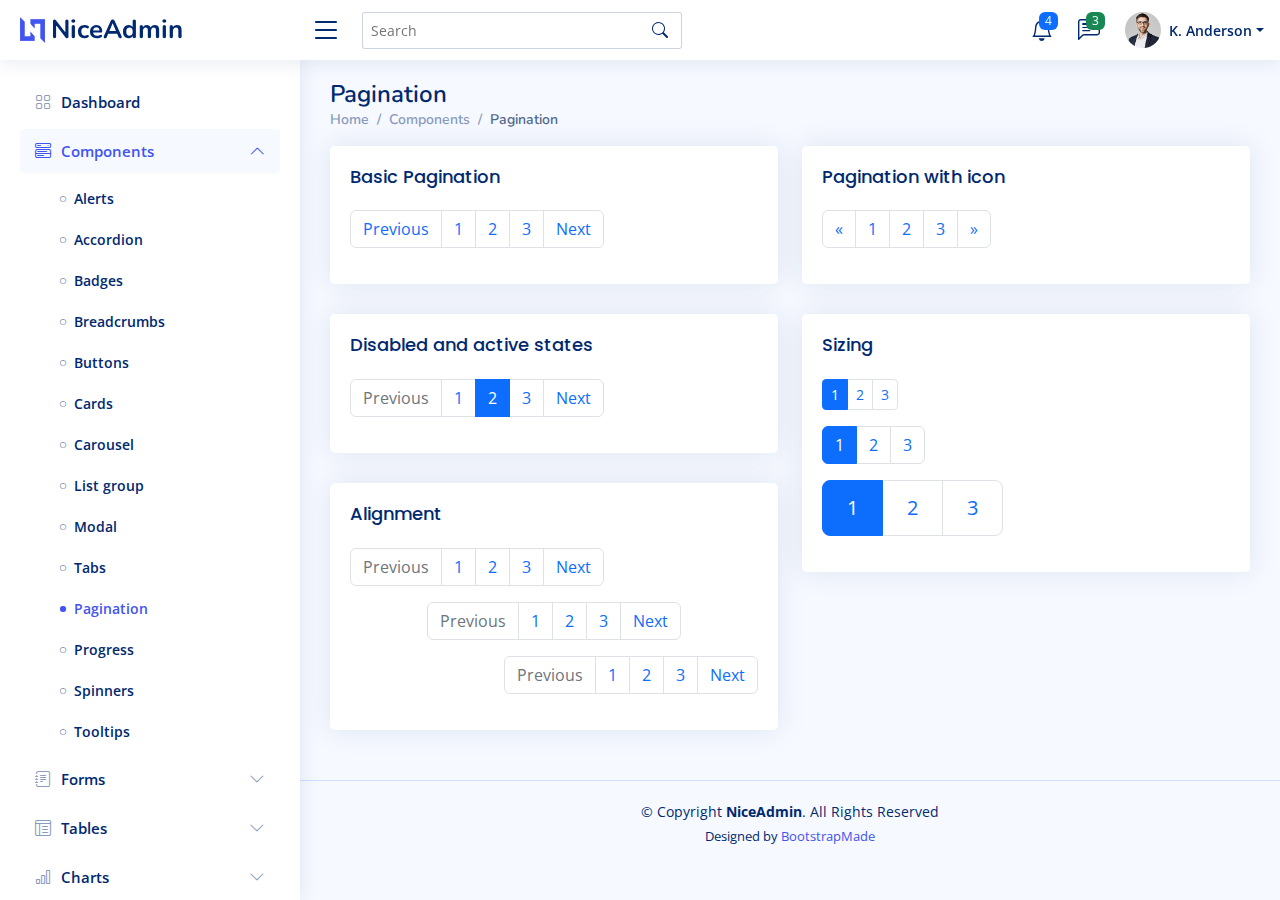
<file: components-pagination.html>
<!DOCTYPE html>
<html lang="en">

<head>
  <meta charset="utf-8">
  <meta content="width=device-width, initial-scale=1.0" name="viewport">

  <title>Components / Pagination - NiceAdmin Bootstrap Template</title>
  <meta content="" name="description">
  <meta content="" name="keywords">

  <!-- Favicons -->
  <link href="assets/img/favicon.png" rel="icon">
  <link href="assets/img/apple-touch-icon.png" rel="apple-touch-icon">

  <!-- Google Fonts -->
  <link href="https://fonts.gstatic.com" rel="preconnect">
  <link href="https://fonts.googleapis.com/css?family=Open+Sans:300,300i,400,400i,600,600i,700,700i|Nunito:300,300i,400,400i,600,600i,700,700i|Poppins:300,300i,400,400i,500,500i,600,600i,700,700i" rel="stylesheet">

  <!-- Vendor CSS Files -->
  <link href="assets/vendor/bootstrap/css/bootstrap.min.css" rel="stylesheet">
  <link href="assets/vendor/bootstrap-icons/bootstrap-icons.css" rel="stylesheet">
  <link href="assets/vendor/boxicons/css/boxicons.min.css" rel="stylesheet">
  <link href="assets/vendor/quill/quill.snow.css" rel="stylesheet">
  <link href="assets/vendor/quill/quill.bubble.css" rel="stylesheet">
  <link href="assets/vendor/remixicon/remixicon.css" rel="stylesheet">
  <link href="assets/vendor/simple-datatables/style.css" rel="stylesheet">

  <!-- Template Main CSS File -->
  <link href="assets/css/style.css" rel="stylesheet">

  <!-- =======================================================
  * Template Name: NiceAdmin
  * Updated: Mar 09 2023 with Bootstrap v5.2.3
  * Template URL: https://bootstrapmade.com/nice-admin-bootstrap-admin-html-template/
  * Author: BootstrapMade.com
  * License: https://bootstrapmade.com/license/
  ======================================================== -->
</head>

<body>

  <!-- ======= Header ======= -->
  <header id="header" class="header fixed-top d-flex align-items-center">

    <div class="d-flex align-items-center justify-content-between">
      <a href="index.html" class="logo d-flex align-items-center">
        <img src="assets/img/logo.png" alt="">
        <span class="d-none d-lg-block">NiceAdmin</span>
      </a>
      <i class="bi bi-list toggle-sidebar-btn"></i>
    </div><!-- End Logo -->

    <div class="search-bar">
      <form class="search-form d-flex align-items-center" method="POST" action="#">
        <input type="text" name="query" placeholder="Search" title="Enter search keyword">
        <button type="submit" title="Search"><i class="bi bi-search"></i></button>
      </form>
    </div><!-- End Search Bar -->

    <nav class="header-nav ms-auto">
      <ul class="d-flex align-items-center">

        <li class="nav-item d-block d-lg-none">
          <a class="nav-link nav-icon search-bar-toggle " href="#">
            <i class="bi bi-search"></i>
          </a>
        </li><!-- End Search Icon-->

        <li class="nav-item dropdown">

          <a class="nav-link nav-icon" href="#" data-bs-toggle="dropdown">
            <i class="bi bi-bell"></i>
            <span class="badge bg-primary badge-number">4</span>
          </a><!-- End Notification Icon -->

          <ul class="dropdown-menu dropdown-menu-end dropdown-menu-arrow notifications">
            <li class="dropdown-header">
              You have 4 new notifications
              <a href="#"><span class="badge rounded-pill bg-primary p-2 ms-2">View all</span></a>
            </li>
            <li>
              <hr class="dropdown-divider">
            </li>

            <li class="notification-item">
              <i class="bi bi-exclamation-circle text-warning"></i>
              <div>
                <h4>Lorem Ipsum</h4>
                <p>Quae dolorem earum veritatis oditseno</p>
                <p>30 min. ago</p>
              </div>
            </li>

            <li>
              <hr class="dropdown-divider">
            </li>

            <li class="notification-item">
              <i class="bi bi-x-circle text-danger"></i>
              <div>
                <h4>Atque rerum nesciunt</h4>
                <p>Quae dolorem earum veritatis oditseno</p>
                <p>1 hr. ago</p>
              </div>
            </li>

            <li>
              <hr class="dropdown-divider">
            </li>

            <li class="notification-item">
              <i class="bi bi-check-circle text-success"></i>
              <div>
                <h4>Sit rerum fuga</h4>
                <p>Quae dolorem earum veritatis oditseno</p>
                <p>2 hrs. ago</p>
              </div>
            </li>

            <li>
              <hr class="dropdown-divider">
            </li>

            <li class="notification-item">
              <i class="bi bi-info-circle text-primary"></i>
              <div>
                <h4>Dicta reprehenderit</h4>
                <p>Quae dolorem earum veritatis oditseno</p>
                <p>4 hrs. ago</p>
              </div>
            </li>

            <li>
              <hr class="dropdown-divider">
            </li>
            <li class="dropdown-footer">
              <a href="#">Show all notifications</a>
            </li>

          </ul><!-- End Notification Dropdown Items -->

        </li><!-- End Notification Nav -->

        <li class="nav-item dropdown">

          <a class="nav-link nav-icon" href="#" data-bs-toggle="dropdown">
            <i class="bi bi-chat-left-text"></i>
            <span class="badge bg-success badge-number">3</span>
          </a><!-- End Messages Icon -->

          <ul class="dropdown-menu dropdown-menu-end dropdown-menu-arrow messages">
            <li class="dropdown-header">
              You have 3 new messages
              <a href="#"><span class="badge rounded-pill bg-primary p-2 ms-2">View all</span></a>
            </li>
            <li>
              <hr class="dropdown-divider">
            </li>

            <li class="message-item">
              <a href="#">
                <img src="assets/img/messages-1.jpg" alt="" class="rounded-circle">
                <div>
                  <h4>Maria Hudson</h4>
                  <p>Velit asperiores et ducimus soluta repudiandae labore officia est ut...</p>
                  <p>4 hrs. ago</p>
                </div>
              </a>
            </li>
            <li>
              <hr class="dropdown-divider">
            </li>

            <li class="message-item">
              <a href="#">
                <img src="assets/img/messages-2.jpg" alt="" class="rounded-circle">
                <div>
                  <h4>Anna Nelson</h4>
                  <p>Velit asperiores et ducimus soluta repudiandae labore officia est ut...</p>
                  <p>6 hrs. ago</p>
                </div>
              </a>
            </li>
            <li>
              <hr class="dropdown-divider">
            </li>

            <li class="message-item">
              <a href="#">
                <img src="assets/img/messages-3.jpg" alt="" class="rounded-circle">
                <div>
                  <h4>David Muldon</h4>
                  <p>Velit asperiores et ducimus soluta repudiandae labore officia est ut...</p>
                  <p>8 hrs. ago</p>
                </div>
              </a>
            </li>
            <li>
              <hr class="dropdown-divider">
            </li>

            <li class="dropdown-footer">
              <a href="#">Show all messages</a>
            </li>

          </ul><!-- End Messages Dropdown Items -->

        </li><!-- End Messages Nav -->

        <li class="nav-item dropdown pe-3">

          <a class="nav-link nav-profile d-flex align-items-center pe-0" href="#" data-bs-toggle="dropdown">
            <img src="assets/img/profile-img.jpg" alt="Profile" class="rounded-circle">
            <span class="d-none d-md-block dropdown-toggle ps-2">K. Anderson</span>
          </a><!-- End Profile Iamge Icon -->

          <ul class="dropdown-menu dropdown-menu-end dropdown-menu-arrow profile">
            <li class="dropdown-header">
              <h6>Kevin Anderson</h6>
              <span>Web Designer</span>
            </li>
            <li>
              <hr class="dropdown-divider">
            </li>

            <li>
              <a class="dropdown-item d-flex align-items-center" href="users-profile.html">
                <i class="bi bi-person"></i>
                <span>My Profile</span>
              </a>
            </li>
            <li>
              <hr class="dropdown-divider">
            </li>

            <li>
              <a class="dropdown-item d-flex align-items-center" href="users-profile.html">
                <i class="bi bi-gear"></i>
                <span>Account Settings</span>
              </a>
            </li>
            <li>
              <hr class="dropdown-divider">
            </li>

            <li>
              <a class="dropdown-item d-flex align-items-center" href="pages-faq.html">
                <i class="bi bi-question-circle"></i>
                <span>Need Help?</span>
              </a>
            </li>
            <li>
              <hr class="dropdown-divider">
            </li>

            <li>
              <a class="dropdown-item d-flex align-items-center" href="#">
                <i class="bi bi-box-arrow-right"></i>
                <span>Sign Out</span>
              </a>
            </li>

          </ul><!-- End Profile Dropdown Items -->
        </li><!-- End Profile Nav -->

      </ul>
    </nav><!-- End Icons Navigation -->

  </header><!-- End Header -->

  <!-- ======= Sidebar ======= -->
  <aside id="sidebar" class="sidebar">

    <ul class="sidebar-nav" id="sidebar-nav">

      <li class="nav-item">
        <a class="nav-link collapsed" href="index.html">
          <i class="bi bi-grid"></i>
          <span>Dashboard</span>
        </a>
      </li><!-- End Dashboard Nav -->

      <li class="nav-item">
        <a class="nav-link " data-bs-target="#components-nav" data-bs-toggle="collapse" href="#">
          <i class="bi bi-menu-button-wide"></i><span>Components</span><i class="bi bi-chevron-down ms-auto"></i>
        </a>
        <ul id="components-nav" class="nav-content collapse show" data-bs-parent="#sidebar-nav">
          <li>
            <a href="components-alerts.html">
              <i class="bi bi-circle"></i><span>Alerts</span>
            </a>
          </li>
          <li>
            <a href="components-accordion.html">
              <i class="bi bi-circle"></i><span>Accordion</span>
            </a>
          </li>
          <li>
            <a href="components-badges.html">
              <i class="bi bi-circle"></i><span>Badges</span>
            </a>
          </li>
          <li>
            <a href="components-breadcrumbs.html">
              <i class="bi bi-circle"></i><span>Breadcrumbs</span>
            </a>
          </li>
          <li>
            <a href="components-buttons.html">
              <i class="bi bi-circle"></i><span>Buttons</span>
            </a>
          </li>
          <li>
            <a href="components-cards.html">
              <i class="bi bi-circle"></i><span>Cards</span>
            </a>
          </li>
          <li>
            <a href="components-carousel.html">
              <i class="bi bi-circle"></i><span>Carousel</span>
            </a>
          </li>
          <li>
            <a href="components-list-group.html">
              <i class="bi bi-circle"></i><span>List group</span>
            </a>
          </li>
          <li>
            <a href="components-modal.html">
              <i class="bi bi-circle"></i><span>Modal</span>
            </a>
          </li>
          <li>
            <a href="components-tabs.html">
              <i class="bi bi-circle"></i><span>Tabs</span>
            </a>
          </li>
          <li>
            <a href="components-pagination.html" class="active">
              <i class="bi bi-circle"></i><span>Pagination</span>
            </a>
          </li>
          <li>
            <a href="components-progress.html">
              <i class="bi bi-circle"></i><span>Progress</span>
            </a>
          </li>
          <li>
            <a href="components-spinners.html">
              <i class="bi bi-circle"></i><span>Spinners</span>
            </a>
          </li>
          <li>
            <a href="components-tooltips.html">
              <i class="bi bi-circle"></i><span>Tooltips</span>
            </a>
          </li>
        </ul>
      </li><!-- End Components Nav -->

      <li class="nav-item">
        <a class="nav-link collapsed" data-bs-target="#forms-nav" data-bs-toggle="collapse" href="#">
          <i class="bi bi-journal-text"></i><span>Forms</span><i class="bi bi-chevron-down ms-auto"></i>
        </a>
        <ul id="forms-nav" class="nav-content collapse " data-bs-parent="#sidebar-nav">
          <li>
            <a href="forms-elements.html">
              <i class="bi bi-circle"></i><span>Form Elements</span>
            </a>
          </li>
          <li>
            <a href="forms-layouts.html">
              <i class="bi bi-circle"></i><span>Form Layouts</span>
            </a>
          </li>
          <li>
            <a href="forms-editors.html">
              <i class="bi bi-circle"></i><span>Form Editors</span>
            </a>
          </li>
          <li>
            <a href="forms-validation.html">
              <i class="bi bi-circle"></i><span>Form Validation</span>
            </a>
          </li>
        </ul>
      </li><!-- End Forms Nav -->

      <li class="nav-item">
        <a class="nav-link collapsed" data-bs-target="#tables-nav" data-bs-toggle="collapse" href="#">
          <i class="bi bi-layout-text-window-reverse"></i><span>Tables</span><i class="bi bi-chevron-down ms-auto"></i>
        </a>
        <ul id="tables-nav" class="nav-content collapse " data-bs-parent="#sidebar-nav">
          <li>
            <a href="tables-general.html">
              <i class="bi bi-circle"></i><span>General Tables</span>
            </a>
          </li>
          <li>
            <a href="tables-data.html">
              <i class="bi bi-circle"></i><span>Data Tables</span>
            </a>
          </li>
        </ul>
      </li><!-- End Tables Nav -->

      <li class="nav-item">
        <a class="nav-link collapsed" data-bs-target="#charts-nav" data-bs-toggle="collapse" href="#">
          <i class="bi bi-bar-chart"></i><span>Charts</span><i class="bi bi-chevron-down ms-auto"></i>
        </a>
        <ul id="charts-nav" class="nav-content collapse " data-bs-parent="#sidebar-nav">
          <li>
            <a href="charts-chartjs.html">
              <i class="bi bi-circle"></i><span>Chart.js</span>
            </a>
          </li>
          <li>
            <a href="charts-apexcharts.html">
              <i class="bi bi-circle"></i><span>ApexCharts</span>
            </a>
          </li>
          <li>
            <a href="charts-echarts.html">
              <i class="bi bi-circle"></i><span>ECharts</span>
            </a>
          </li>
        </ul>
      </li><!-- End Charts Nav -->

      <li class="nav-item">
        <a class="nav-link collapsed" data-bs-target="#icons-nav" data-bs-toggle="collapse" href="#">
          <i class="bi bi-gem"></i><span>Icons</span><i class="bi bi-chevron-down ms-auto"></i>
        </a>
        <ul id="icons-nav" class="nav-content collapse " data-bs-parent="#sidebar-nav">
          <li>
            <a href="icons-bootstrap.html">
              <i class="bi bi-circle"></i><span>Bootstrap Icons</span>
            </a>
          </li>
          <li>
            <a href="icons-remix.html">
              <i class="bi bi-circle"></i><span>Remix Icons</span>
            </a>
          </li>
          <li>
            <a href="icons-boxicons.html">
              <i class="bi bi-circle"></i><span>Boxicons</span>
            </a>
          </li>
        </ul>
      </li><!-- End Icons Nav -->

      <li class="nav-heading">Pages</li>

      <li class="nav-item">
        <a class="nav-link collapsed" href="users-profile.html">
          <i class="bi bi-person"></i>
          <span>Profile</span>
        </a>
      </li><!-- End Profile Page Nav -->

      <li class="nav-item">
        <a class="nav-link collapsed" href="pages-faq.html">
          <i class="bi bi-question-circle"></i>
          <span>F.A.Q</span>
        </a>
      </li><!-- End F.A.Q Page Nav -->

      <li class="nav-item">
        <a class="nav-link collapsed" href="pages-contact.html">
          <i class="bi bi-envelope"></i>
          <span>Contact</span>
        </a>
      </li><!-- End Contact Page Nav -->

      <li class="nav-item">
        <a class="nav-link collapsed" href="pages-register.html">
          <i class="bi bi-card-list"></i>
          <span>Register</span>
        </a>
      </li><!-- End Register Page Nav -->

      <li class="nav-item">
        <a class="nav-link collapsed" href="pages-login.html">
          <i class="bi bi-box-arrow-in-right"></i>
          <span>Login</span>
        </a>
      </li><!-- End Login Page Nav -->

      <li class="nav-item">
        <a class="nav-link collapsed" href="pages-error-404.html">
          <i class="bi bi-dash-circle"></i>
          <span>Error 404</span>
        </a>
      </li><!-- End Error 404 Page Nav -->

      <li class="nav-item">
        <a class="nav-link collapsed" href="pages-blank.html">
          <i class="bi bi-file-earmark"></i>
          <span>Blank</span>
        </a>
      </li><!-- End Blank Page Nav -->

    </ul>

  </aside><!-- End Sidebar-->

  <main id="main" class="main">

    <div class="pagetitle">
      <h1>Pagination</h1>
      <nav>
        <ol class="breadcrumb">
          <li class="breadcrumb-item"><a href="index.html">Home</a></li>
          <li class="breadcrumb-item">Components</li>
          <li class="breadcrumb-item active">Pagination</li>
        </ol>
      </nav>
    </div><!-- End Page Title -->

    <section class="section">
      <div class="row">
        <div class="col-lg-6">

          <div class="card">
            <div class="card-body">
              <h5 class="card-title">Basic Pagination</h5>

              <!-- Basic Pagination -->
              <nav aria-label="Page navigation example">
                <ul class="pagination">
                  <li class="page-item"><a class="page-link" href="#">Previous</a></li>
                  <li class="page-item"><a class="page-link" href="#">1</a></li>
                  <li class="page-item"><a class="page-link" href="#">2</a></li>
                  <li class="page-item"><a class="page-link" href="#">3</a></li>
                  <li class="page-item"><a class="page-link" href="#">Next</a></li>
                </ul>
              </nav><!-- End Basic Pagination -->

            </div>
          </div>

          <div class="card">
            <div class="card-body">
              <h5 class="card-title">Disabled and active states</h5>

              <!-- Disabled and active states -->
              <nav aria-label="...">
                <ul class="pagination">
                  <li class="page-item disabled">
                    <a class="page-link" href="#" tabindex="-1" aria-disabled="true">Previous</a>
                  </li>
                  <li class="page-item"><a class="page-link" href="#">1</a></li>
                  <li class="page-item active" aria-current="page">
                    <a class="page-link" href="#">2</a>
                  </li>
                  <li class="page-item"><a class="page-link" href="#">3</a></li>
                  <li class="page-item">
                    <a class="page-link" href="#">Next</a>
                  </li>
                </ul>
              </nav><!-- End Disabled and active states -->

            </div>
          </div>

          <div class="card">
            <div class="card-body">
              <h5 class="card-title">Alignment</h5>

              <!-- Left/Start Pagination -->
              <nav aria-label="Page navigation example">
                <ul class="pagination">
                  <li class="page-item disabled">
                    <a class="page-link" href="#" tabindex="-1" aria-disabled="true">Previous</a>
                  </li>
                  <li class="page-item"><a class="page-link" href="#">1</a></li>
                  <li class="page-item"><a class="page-link" href="#">2</a></li>
                  <li class="page-item"><a class="page-link" href="#">3</a></li>
                  <li class="page-item">
                    <a class="page-link" href="#">Next</a>
                  </li>
                </ul>
              </nav><!-- End Left/Start Pagination -->

              <!-- Centered Pagination -->
              <nav aria-label="Page navigation example">
                <ul class="pagination justify-content-center">
                  <li class="page-item disabled">
                    <a class="page-link" href="#" tabindex="-1" aria-disabled="true">Previous</a>
                  </li>
                  <li class="page-item"><a class="page-link" href="#">1</a></li>
                  <li class="page-item"><a class="page-link" href="#">2</a></li>
                  <li class="page-item"><a class="page-link" href="#">3</a></li>
                  <li class="page-item">
                    <a class="page-link" href="#">Next</a>
                  </li>
                </ul>
              </nav><!-- End Centered Pagination -->

              <!-- Right/End Aligned Pagination -->
              <nav aria-label="Page navigation example">
                <ul class="pagination justify-content-end">
                  <li class="page-item disabled">
                    <a class="page-link" href="#" tabindex="-1" aria-disabled="true">Previous</a>
                  </li>
                  <li class="page-item"><a class="page-link" href="#">1</a></li>
                  <li class="page-item"><a class="page-link" href="#">2</a></li>
                  <li class="page-item"><a class="page-link" href="#">3</a></li>
                  <li class="page-item">
                    <a class="page-link" href="#">Next</a>
                  </li>
                </ul>
              </nav><!-- End Right/End Aligned Pagination -->

            </div>
          </div>

        </div>

        <div class="col-lg-6">

          <div class="card">
            <div class="card-body">
              <h5 class="card-title">Pagination with icon</h5>

              <!-- Pagination with icons -->
              <nav aria-label="Page navigation example">
                <ul class="pagination">
                  <li class="page-item">
                    <a class="page-link" href="#" aria-label="Previous">
                      <span aria-hidden="true">&laquo;</span>
                    </a>
                  </li>
                  <li class="page-item"><a class="page-link" href="#">1</a></li>
                  <li class="page-item"><a class="page-link" href="#">2</a></li>
                  <li class="page-item"><a class="page-link" href="#">3</a></li>
                  <li class="page-item">
                    <a class="page-link" href="#" aria-label="Next">
                      <span aria-hidden="true">&raquo;</span>
                    </a>
                  </li>
                </ul>
              </nav><!-- End Pagination with icons -->

            </div>
          </div>

          <div class="card">
            <div class="card-body">
              <h5 class="card-title">Sizing</h5>

              <!-- Small Sizing -->
              <nav aria-label="...">
                <ul class="pagination pagination-sm">
                  <li class="page-item active" aria-current="page">
                    <span class="page-link">1</span>
                  </li>
                  <li class="page-item"><a class="page-link" href="#">2</a></li>
                  <li class="page-item"><a class="page-link" href="#">3</a></li>
                </ul>
              </nav><!-- End Small Sizing -->

              <!-- Normal Sizing -->
              <nav aria-label="...">
                <ul class="pagination">
                  <li class="page-item active" aria-current="page">
                    <span class="page-link">1</span>
                  </li>
                  <li class="page-item"><a class="page-link" href="#">2</a></li>
                  <li class="page-item"><a class="page-link" href="#">3</a></li>
                </ul>
              </nav><!-- End Normal Sizing -->

              <!-- Large Sizing -->
              <nav aria-label="...">
                <ul class="pagination pagination-lg">
                  <li class="page-item active" aria-current="page">
                    <span class="page-link">1</span>
                  </li>
                  <li class="page-item"><a class="page-link" href="#">2</a></li>
                  <li class="page-item"><a class="page-link" href="#">3</a></li>
                </ul>
              </nav><!-- End Large Sizing -->

            </div>
          </div>

        </div>
      </div>
    </section>

  </main><!-- End #main -->

  <!-- ======= Footer ======= -->
  <footer id="footer" class="footer">
    <div class="copyright">
      &copy; Copyright <strong><span>NiceAdmin</span></strong>. All Rights Reserved
    </div>
    <div class="credits">
      <!-- All the links in the footer should remain intact. -->
      <!-- You can delete the links only if you purchased the pro version. -->
      <!-- Licensing information: https://bootstrapmade.com/license/ -->
      <!-- Purchase the pro version with working PHP/AJAX contact form: https://bootstrapmade.com/nice-admin-bootstrap-admin-html-template/ -->
      Designed by <a href="https://bootstrapmade.com/">BootstrapMade</a>
    </div>
  </footer><!-- End Footer -->

  <a href="#" class="back-to-top d-flex align-items-center justify-content-center"><i class="bi bi-arrow-up-short"></i></a>

  <!-- Vendor JS Files -->
  <script src="assets/vendor/apexcharts/apexcharts.min.js"></script>
  <script src="assets/vendor/bootstrap/js/bootstrap.bundle.min.js"></script>
  <script src="assets/vendor/chart.js/chart.umd.js"></script>
  <script src="assets/vendor/echarts/echarts.min.js"></script>
  <script src="assets/vendor/quill/quill.min.js"></script>
  <script src="assets/vendor/simple-datatables/simple-datatables.js"></script>
  <script src="assets/vendor/tinymce/tinymce.min.js"></script>
  <script src="assets/vendor/php-email-form/validate.js"></script>

  <!-- Template Main JS File -->
  <script src="assets/js/main.js"></script>

</body>

</html>
</file>
<file: resources/css/style.css>
@charset "UTF-8";

:root{
    --color-primary:#333;
    --color-secondary:#555;

    --color-secondary2:#aeaeae;
    --color-warning:#ff200c;
    --color-warning-dark:#ff5436;
    --color-positive:#086cfd;
    --color-positive-dark:#279fff;
    --color-notice:#f76900;
    --color-notice-dark:#ff8f00;
    --color-ing:#98948d;
    --color-done:#77ba04;

    --bg-base:#f3f2f2;
    --bg-base-dark:#121315;
    --bg-card:#fff;
    --bg-card-dark:#1c1d21;

    --text-title:#26282c;
    --text-title-dark:#eff2f7;
    --text-text:#484b51;
    --text-text-dark:#c6cbd0;
    --text-text2:#696e76;
    --text-text2-dark:#aab0b8;
    --text-text3:#8c949e;
    --text-text4:#c6cbd0;
    --text-text4-dark:#484b51;

    --line-primary:#d9d9d9;
    --line-primary-dark:#eff2f7;
    --line-button:#26282c;
    --line-button-dark:#eff2f7;
    --color-disable:#dde1e4;
    --color-disable-dark:#3d4046;

    --border:#d9d9d9;

    --snb-size:22rem;
    --preview-size:40rem;

    --transition-speed:.3s;

    --scroll-behavior:smooth;

    --input-height:3.8rem;
}

/* base */
*, *:after, *:before{-webkit-box-sizing:border-box;box-sizing:border-box}
html{
    font-size:10px;line-height:1.6;
    scroll-behavior:var(--scroll-behavior);
    scroll-padding-top:6rem;
}
body,button,dd,dl,dt,fieldset,form,h1,h2,h3,h4,h5,h6,input,legend,li,ol,p,select,table,td,textarea,th,ul,figure,figcaption{margin:0;padding:0}
body{
    overflow-x:hidden;position:relative;background-color:var(--bg-base);
    font-size:1.4rem;color:var(--color-secondary);
    word-break:break-all;-webkit-text-size-adjust:none
}
main,details{display:block}
table{border-collapse:collapse;width:100%}
fieldset,img{border:0}
ol,ul{list-style:none}
address,em{font-style:normal}
button,select{text-transform:none}
button{cursor:pointer}
a{color:inherit;text-decoration:none;-webkit-tap-highlight-color:rgba(0,0,0,.1)}
img{vertical-align:top}
mark{color:inherit;font-weight:700;background:none}
button,input{border-radius:0;background:none}
button, input, optgroup, select, textarea{
    -webkit-appearance:none;appearance:none;margin:0;padding:0;background-color:transparent;
    border-radius:0;border:0;font-family:inherit;font-size:inherit;letter-spacing:inherit;line-height:inherit;
}
textarea{overflow:auto}
[type="number"]::-webkit-inner-spin-button,
[type="number"]::-webkit-outer-spin-button{height:auto}
[type="search"]{-webkit-appearance:textfield;outline-offset:-2px}
[type="search"]::-webkit-search-decoration{-webkit-appearance:none}
::-webkit-file-upload-button{-webkit-appearance:button;font:inherit}
progress{vertical-align:baseline}
hr{box-sizing:content-box;height:0;overflow:visible}
pre{font-family:monospace, monospace;font-size:1em;white-space:pre-wrap}
video::-webkit-media-controls-start-playback-button{display:none !important}
.blind,.u_skip{position:absolute;clip:rect(0 0 0 0);width:1px;height:1px;margin:-1px;overflow:hidden}
.hidden, [hidden]{display:none}
.notouch{user-select:none;pointer-events:none}
.no_anim{animation-duration:.01ms !important;animation-iteration-count:1 !important;transition-duration:.01ms !important;scroll-behavior:auto !important}
.tac{text-align:center !important}
.point{color:var(--color-notice) !important}
/* :focus{outline:2px solid red} */


/** comporenet(작업시 필수 코드) **/

/* buttons */
a[class*="btn--"]{display:inline-block;text-decoration:none}
[class*="btn--s"]{padding:.4rem .8rem;border-radius:.4rem;font-size:1.4rem;color:#fff;border-width:1px;border-style:solid}
[class*="btn--m"]{padding:.6rem 1.2rem;border-radius:.6rem;font-size:1.6rem;color:#fff;border-width:1px;border-style:solid}
[class*="btn--l"]{padding:.8rem 1.6rem;border-radius:.8rem;font-size:2rem;color:#fff;border-width:1px;border-style:solid;font-weight:700}
[class*="btn--xl"]{padding:1rem 1.8rem;border-radius:1rem;font-size:2.4rem;color:#fff;border-width:1px;border-style:solid;font-weight:700}
.btn--mr{border-radius:1.6rem}
.btn--primary{border-color:var(--color-primary);background-color:var(--color-primary)}
.btn--secondary{border-color:var(--color-secondary);background-color:var(--color-secondary)}
.btn--success{border-color:var(--color-done);background-color:var(--color-done)}
.btn--danger{border-color:var(--color-warning);background-color:var(--color-warning)}
.btn--info{border-color:var(--color-notice);background-color:var(--color-notice)}
.btn--primary_outline{border-color:var(--color-primary);color:var(--color-primary)}
.btn--secondary_outline{border-color:var(--color-secondary);color:var(--color-secondary)}
.btn--success_outline{border-color:var(--color-done);color:var(--color-done)}
.btn--danger_outline{border-color:var(--color-warning);color:var(--color-warning)}
.btn--info_outline{border-color:var(--color-notice);color:var(--color-notice)}
.btn--text{background-color:transparent;border:0;text-decoration:underline;color:var(--color-primary)}
.btn--area{display:flex;margin-top:1.5rem}
.btn--area [class*="btn--"]{flex:1}
.btn--area [class*="btn--"]:not(:first-child){margin-left:1rem}

@keyframes ripple {
    0% {width:0;height:0;opacity:.5}
    100% {width:500px;height:500px;opacity:0}
}
.btn--ripple{overflow:hidden;position:relative;display:inline-block;padding:1.2rem 3.6rem;color:#fff;font-size:1.8rem;border-radius:4rem;background:linear-gradient(90deg, #0162c8, #55e7fc)}
.btn--ripple span{position:absolute;background-color:#fff;transform:translate(-50%, -50%);pointer-events:none;border-radius:50%;animation:ripple 1s linear infinite}

/* badges */
[class*="badge--"]{display:inline-block}
[class*="badge--m"]{padding:.3rem .6rem .4rem;font-size:1.1rem;border-width:1px;border-style:solid;line-height:1}
.badge--m{border-radius:.2rem}
.badge--mr{border-radius:1rem}
.badge--primary{border-color:var(--color-primary);background-color:var(--color-primary);color:#fff}
.badge--secondary{border-color:var(--color-secondary);background-color:var(--color-secondary);color:#fff}
.badge--success{border-color:var(--color-done);background-color:var(--color-done);color:#fff}
.badge--danger{border-color:var(--color-warning);background-color:var(--color-warning);color:#fff}
.badge--info{border-color:var(--color-notice);background-color:var(--color-notice);color:#fff}

.badge--primary_text{border:0;background-color:transparent;color:var(--color-primary)}
.badge--secondary_text{border:0;background-color:transparent;color:var(--color-secondary)}
.badge--success_text{border:0;background-color:transparent;color:var(--color-done)}
.badge--danger_text{border:0;background-color:transparent;color:var(--color-warning)}
.badge--info_text{border:0;background-color:transparent;color:var(--color-notice)}

/* tab */
[role="tabpanel"].is-hidden{display:none}
.tab--defualt [role="tab"],
.tab--defualt [role="tab"]:focus,
.tab--defualt [role="tab"]:hover{
    overflow:visible;position:relative;z-index:2;top:.2rem;margin:0;margin-top:.4rem;padding:.3rem .3rem .4rem;
    border:1px solid var(--border);border-bottom:2px solid var(--border);
    border-radius:.5rem .5rem 0 0;background:var(--bg-base);font-weight:700
}
.tab--defualt [role="tab"][aria-selected="true"]{padding:.2rem .2rem .4rem;margin-top:0;border-width:2px;border-bottom-color:var(--bg-base);background:var(--bg-base)}
.tab--defualt [role="tab"][aria-selected="false"]{border-bottom:1px solid var(--border)}
.tab--defualt [role="tab"] span.focus{display:inline-block;margin:.2rem;padding:.4rem .6rem}
.tab--defualt [role="tab"]:hover span.focus,
.tab--defualt [role="tab"]:focus span.focus,
.tab--defualt [role="tab"]:active span.focus{padding:.2rem .4rem;border:2px solid var(--color-positive);border-radius:.3rem}
.tab--defualt [role="tabpanel"]{padding:.5rem;border:2px solid var(--border);border-radius:0 .5rem .5rem;background:var(--bg-base);min-height:10rem;overflow:auto}

.tab--movbar [role="tabpanel"]{padding:.5rem;border:2px solid var(--border);border-radius:0 .5rem .5rem;background:var(--bg-base);min-height:10rem;overflow:auto}
.tab--movbar [role="tablist"]{position:relative}
.tab--movbar [role="tab"]{position:relative;z-index:1;margin:0 .6rem;padding:.3rem .3rem 1rem;text-decoration:none;color:var(--color-secondary);transition-duration:var(--transition-speed);font-weight:700}
.tab--movbar [role="tab"]:before{content:"";position:absolute;bottom:-.6rem;left:0;width:100%;height:.5rem;background-color:#dfe2ea;border-radius:.8rem .8rem 0 0;opacity:0;transition-duration:var(--transition-speed)}
.tab--movbar [role="tab"]:not(.is-active):hover:before{opacity:1;bottom:0}
.tab--movbar [role="tab"]:not(.is-active):hover{color:var(--color-primary)}
.tab--movbar .indicator{position:absolute;left:0;bottom:0;height:.4rem;transition-duration:var(--transition-speed);height:.5rem;z-index:1;border-radius:.8rem .8rem 0 0}

.path_depth{font-size:1.4rem}
.path_depth .item{border-bottom:1px solid}
.path_depth .active{border-color:var(--color-warning)}

.page--link{font-size:1.4rem}
.page--link ul{display:flex}
.page--link ul li{border:1px solid var(--border);border-right-width:0}
.page--link ul li:last-of-type{border:1px solid var(--border)}
.page--link ul li a{display:flex;padding:1rem}
.page--link ul li a:hover, ul li a:focus{background-color:var(--bg-base)}
.page--link ul li a[aria-current=page]{background-color:var(--color-warning);border-color:var(--color-warning);border-width:3px;color:#fff}

.page--link2{--vertical-padding:.5rem;--horizon-padding:1;--size:4rem;--bgcolor:#000}
.page--link2 ul{padding:var(--vertical-padding) calc( var(--horizon-padding) * 1rem );font-size:0}
.page--link2 li{display:inline-block;margin:.5rem;width:var(--size);height:var(--size);border-radius:50%}
.page--link2 .dots{position:absolute;z-index:1;background-color:#fff;filter:blur(5px) contrast(10)}
.page--link2 .dots .select{position:absolute;left:calc( var(--horizon-padding) * 1rem );top:var(--vertical-padding);width:var(--size);height:var(--size);
background-color:var(--bgcolor)}
.page--link2 .dots .dot{background-color:#000}
.page--link2 .buttons{position:relative;z-index:2}
.page--link2 .buttons button{width:100%;height:100%;font-size:1.4rem;font-weight:700;cursor:pointer;color:#fff}

.tab--drag_slide{--button-size:4.4rem;padding:1rem var(--button-size);position:relative;overflow-x:hidden;max-width:100rem}
.tab--drag_slide .icon{position:absolute;top:0;height:100%;width:var(--button-size);display:flex;align-items:center;justify-content:center}
.tab--drag_slide .icon:first-child{left:0}
.tab--drag_slide .icon:last-child{right:0}
.tab--drag_slide .icon:first-child::before{content:'◀'}
.tab--drag_slide .icon:last-child::before{content:'▶'}
.tab--drag_slide .tablist{display:flex;gap:1rem;overflow-x:hidden;scroll-behavior:smooth}
.tab--drag_slide .tablist.dragging{scroll-behavior:auto;cursor:grab}
.tab--drag_slide .tablist .tab{cursor:pointer;font-size:1.18rem;white-space:nowrap;background-color:var(--bg-base);padding:1rem 1.5rem;border-radius:3rem;
border:1px solid var(--border)}
.tab--drag_slide .tablist.dragging .tab{user-select:none;pointer-events:none}
.tab--drag_slide .tablist .tab.active{color:#fff;background:var(--color-positive);border-color:transparent}

/* forms */
[class*="input--box"]{
    --border-radius:.375rem;position:relative;z-index:1;display:flex;align-items:center;
    background-color:var(--bg-card);border:1px solid var(--border);border-radius:var(--border-radius);
}
[class*="input--box"]:focus-within{border-color:var(--color-primary)}
@supports (:focus-within){
    [class*="input--box"]:focus-within{border:0}
    [class*="input--box"] .border{position:absolute;top:0;left:0;right:0;bottom:0;z-index:-1;border:1px solid var(--border);border-radius:var(--border-radius)}
    [class*="input--box"] input:focus ~ .border,
    [class*="input--box"] textarea:focus ~ .border{border-color:var(--color-primary)}
}
[class*="input--box"] input,
[class*="input--box"] textarea,
[class*="input--box"] select{flex:1;width:100%;min-height:var(--input-height);padding:.375rem .75rem;line-height:1.5;color:var(--color-primary)}
[class*="input--msg"]{font-size:12px}
.input--msg_error{color:var(--color-warning)}
[class*="input--box"] .input-label{position:absolute;left:1rem;top:1rem;font-size:1.4rem;color:var(--color-secondary2);transition-duration:var(--transition-speed)}
[class*="input--box"] input.focus + .input-label,
[class*="input--box"] textarea.focus + .input-label{display:none}
[class*="input--box"] input[readonly]{color:var(--color-secondary2)}
[class*="input--box"] input[disabled]{background-color:var(--bg-base)}
.input--box_ani input.focus + .input-label{display:block}

.form--area_col{display:flex;flex-wrap:wrap}
.form--area_col:not(:first-of-type){margin-top:1rem}
.form--area_col .label-name{flex:0 0 14rem;padding-top:1rem;font-size:1.4rem}
.form--area_col .input-area{flex:1 1 auto}
.form--area_col .input--msg{flex:0;width:100%}
.form--area_col .checkbox_area{height:var(--input-height);display:flex;align-items:center}
.form--area_row .label-name{display:block;margin-bottom:1rem;font-size:1.4rem}
.form--area_row .input--box_ani input:focus + .input-label{transform:translateY(calc(var(--input-height) * -1))}

.field--multi_columns{display:flex;flex-direction:row;gap:1.5rem}
.field--multi_columns .input-area{flex:1}

.field--multi_registnum{display:flex;flex-direction:row;gap:1.5rem}
.field--multi_registnum .input-area{flex:1}
.field--multi_registnum .input_backnum input{flex:0;width:3rem;padding:0;text-align:center}
.field--multi_registnum .input_backnum .icon_pw{width:12rem;height:1.4rem;background-image:radial-gradient(var(--color-secondary2) .4rem, transparent .4rem);background-size:1.4rem 1.4rem;background-repeat:space no-repeat}

.field--multi_email{display:flex;flex-direction:row;gap:1.5rem}
.field--multi_email .input-area{flex:1}
.field--multi_email .input_remain{display:flex;align-items:center}
.field--multi_email .input_remain::before{content:'@';margin-right:1.5rem}
.field--multi_email .input_remain .input--box{flex:1}
.field--multi_email .input_remain input{display:none;position:absolute;top:0;left:0;width:calc(100% - 40px);height:var(--input-height);background-color:var(--bg-card);border-radius:var(--border-radius)}

.form--group .form--area_row:not(:first-of-type),
.form--group .field--multi_columns:not(:first-of-type){margin-top:15px}

.input--otp .field{--size:4rem;display:inline-flex;justify-content:space-around}
.input--otp .input{height:var(--size);width:var(--size);border:2px solid #dad9df;text-align:center;
font-size:1.5rem;border-radius:.6rem;background-color:var(--bg-card);appearance:textfield}
.input--otp .input:not(:first-child){margin-left:1.5rem}
.input--otp input[type="number"]::-webkit-outer-spin-button,
.input--otp input[type="number"]::-webkit-inner-spin-button{-webkit-appearance:none;margin:0}
.input--otp #submit{margin:1rem auto 0;padding:1rem;background-color:var(--color-notice);color:var(--color-primary)}
.input--otp .show{display:block}
.input--otp .hide{display:none}
.input--otp .input:disabled{color:var(--color-disable)}
.input--otp .input:focus{border:3px solid var(--color-notice)}

/* selection */
@keyframes dothabottomcheck{
    0%{ height:0 }
    100%{ height:calc(var(--v-size) / 2); }
}
@keyframes dothatopcheck{
    0%{ height:0 }
    50%{ height:0 }
    100%{ height:var(--v-size); }
}
[class*="checkbox"]{cursor:pointer}
[class*="checkbox--draw"]{--v-size:14px;--v-line:2px;--v-radius:.3rem}
[class*="checkbox--draw"] figure.v{display:inline-flex;align-items:center;justify-content:center;margin-right:.5rem;border:1px solid var(--color-secondary);border-radius:.5rem;width:calc(var(--v-size) + 10px);height:calc(var(--v-size) + 10px)}
[class*="checkbox--draw"] figure.v i{position:relative;display:inline-block;width:var(--v-size);height:var(--v-size)}
[class*="checkbox--draw"] figure.v i::before,
[class*="checkbox--draw"] figure.v i::after{content:'';position:absolute;height:0;width:var(--v-line);background-color:var(--color-secondary);transform-origin:left top}
[class*="checkbox--draw"] figure.v i::before{top:var(--v-size);left:calc(var(--v-size) * .4);border-radius:0 0 var(--v-radius) var(--v-radius);transform:rotate(-135deg)}
[class*="checkbox--draw"] figure.v i::after{top:calc(var(--v-size) * .6);left:0;border-radius:var(--v-radius) var(--v-radius) 0 0;transform:rotate(-45deg)}
[class*="checkbox--draw"] input:checked + figure.v i::before,
[class*="checkbox--draw"] input:checked + figure.v i::after,
[class*="checkbox--draw"][aria-checked="true"] figure.v i::before,
[class*="checkbox--draw"][aria-checked="true"] figure.v i::after{animation-fill-mode:forwards;animation-timing-function:ease}
[class*="checkbox--draw"] input:checked + figure.v i::before,
[class*="checkbox--draw"][aria-checked="true"] figure.v i::before{height:var(--v-size);animation-name:dothatopcheck}
[class*="checkbox--draw"] input:checked + figure.v i::after,
[class*="checkbox--draw"][aria-checked="true"] figure.v i::after{height:calc(var(--v-size) / 2);animation-name:dothabottomcheck}
.checkbox--draw_ani input:checked + figure.v i::before,
.checkbox--draw_ani input:checked + figure.v i::after,
.checkbox--draw_ani[aria-checked="true"] figure.v i::before,
.checkbox--draw_ani[aria-checked="true"] figure.v i::after{animation-duration:var(--transition-speed)}

[class*="radio--draw"] i.o{display:inline-block;vertical-align:middle;width:3rem;height:3rem;margin-right:.4rem;border-radius:50%;background-color:var(--bg-base)}
[class*="radio--draw"][aria-checked="true"] i.o,
[class*="radio--draw"] input:checked + i.o{box-shadow:inset 0 0 0 2rem var(--color-positive)}
.radio--draw_ani i.o{transition:box-shadow var(--transition-speed)}

@keyframes slide-on{
    0%{padding-left:0}
    60%{padding-left:4.8rem}
    100%{padding-left:4.4rem}
}
@keyframes slide-off{
    0%{padding-left:4.4rem;text-indent:0}
    60%{padding-left:0;text-indent:-.4rem}
    100%{padding-left:0;text-indent:0}
}
input.switch--spring{
    appearance:none;user-select:none;-webkit-tap-highlight-color:transparent;-webkit-touch-callout:none;
    position:relative;display:inline-block;width:9rem;height:4.6rem;
    border-radius:2.3rem;box-shadow:inset 0 0 0 .2rem #eee;line-height:4.6rem;font-size:1rem;cursor:pointer;
    transition:box-shadow .3s ease-in-out, padding .25s ease-in-out;transition-delay:.1s, 0s;
    outline:1px solid transparent !important;background:transparent;
}
input.switch--spring:checked{padding-left:4.4rem;transition-delay:0s, 0s;box-shadow:inset 0 0 0 2.62857em var(--color-done) !important}
input.switch--spring.hit{animation:slide-off .35s ease both}
input.switch--spring.hit:checked{animation:slide-on .35s ease both .05s}
input.switch--spring::before, input.switch--spring::after{content:""}
input.switch--spring::after{position:absolute;top:-1.4rem;left:-1.4rem;bottom:-1.4rem;right:-1.4rem}
input.switch--spring::before{display:inline-block;height:4.2rem;width:4.2rem;margin:.2rem 0 0 .2rem;background-color:var(--bg-card);border-radius:2.1rem;box-shadow:0 .2rem .4rem 0 rgba(0, 0, 0, 0.2), 0 0 .1rem .1rem rgba(0, 0, 0, 0.1);transition:all .1s ease .1s}
input.switch--spring:active::before{transition:all .1s ease .05s}
input.switch--spring:active::before{width:5rem}
input.switch--spring:active:checked::before{margin-left:-.6rem}

.switch--rubber{display:inline-block;position:relative;width:7rem;height:3.7rem;border-radius:3.5rem;background:var(--bg-base);cursor:pointer}
.switch--rubber .slider{position:absolute;left:.35rem;top:.3rem;width:6.3rem;height:3rem;border-radius:50%;background-color:var(--color-warning);transition:all var(--transition-speed) ease;transform:scaleX(.4758);transform-origin:left center}
.switch--rubber.activate .slider{animation:activate .5s ease forwards}
.switch--rubber.deactivate .slider{transform:scaleX(.4758) translateX(0);animation:deactivate .5s ease forwards}
@keyframes activate{
    50%{transform-origin:left center;border-radius:5.8rem;transform:scaleX(1);background-color:var(--color-warning)}
    50.1%{transform-origin:right center}
    100%{transform-origin:right center;transform:scaleX(0.4758) translateX(0);background-color:var(--color-done)}
}
@keyframes deactivate{
    0%{transform-origin:right center;border-radius:50%;transform:scaleX(.4758) translateX(0);background-color:var(--color-done)}
    50%{transform:scaleX(1) translateX(0);border-radius:5.8rem;transform-origin:right center;background-color:var(--color-done)}
    50.1%{transform-origin:left center}
    100%{transform-origin:left center;transform:scaleX(.4758);background-color:var(--color-warning)}
}

.input--stepper{display:inline-flex;background-color:#fff;box-shadow:0 2rem 3rem rgba(0,0,0,.15);border:1px solid var(--border);border-radius:4.5rem}
.input--stepper input[type="number"]{appearance:textfield;background-color:#fff;border:0;text-align:center;font-size:4rem;color:var(--color-primary)}
.input--stepper input::-webkit-outer-spin-button,
.input--stepper input::-webkit-inner-spin-button{-webkit-appearance:none;margin:0}
.input--stepper button{background-color:#fff;border:0;font-size:4rem;color:var(--color-positive);cursor:pointer}
.input--stepper .decrement{padding:1.5rem .5rem 1.5rem 2.5rem;border-radius:4.5rem 0 0 4.5rem}
.input--stepper .increment{padding:1.5rem 2.5rem 1.5rem .5rem;border-radius:0 4.5rem 4.5rem 0}

/* list */
.list--basic > li{position:relative;padding-left:1rem}
.list--basic > li:not(:first-child){margin-top:0.6rem}
.list--basic > li::before{content:'*';position:absolute;left:0;top:.2rem}
.list--basic ol{margin-left:.4rem;counter-reset:my-counter}
.list--basic ol li{counter-increment:my-counter}
.list--basic ol li::before{content:counter(my-counter)'. '}

[class*="list--row"] .lnkbx{padding:1.6rem 1rem;display:flex;align-items:center;font-weight:700}
[class*="list--row"] .lnkbx .rtset{margin-left:auto;display:flex;align-items:center}
[class*="list--row"] button.lnkbx{width:100%}
[class*="list--row"] .arr::after{content:'';border-width:1px 1px 0 0;border-style:solid;border-color:var(--color-primary);width:.8rem;height:.8rem;transform:rotate(45deg)}
[class*="list--row"] .lnkbx.arr::after{margin-left:auto}
[class*="list--row"] .icon--star{width:2rem;height:2rem;border:1px solid;margin-right:.4rem}
[class*="list--row"] .lnkbx .stxt{display:block;font-weight:400}
.list--row_line > li:not(:first-child){border-top:1px solid #eee}
.list--row_box > li{border-radius:.6rem;border:1px solid #eee}
.list--row_box > li:not(:first-child){margin-top:1.5rem}

[class*="list--bside"] .lnkbx{padding:.8rem 1rem;display:flex;justify-content:space-between}
/* [class*="list--bside"] .col{flex:1} */

.list--drag{position:relative}
.list--drag .item{padding:.8rem 0;border-radius:.2rem;margin:1rem auto;border:1px solid var(--color-primary);text-align:center}
.list--drag .item:hover{background-color:var(--bg-base);border-color:var(--color-positive);color:var(--color-positive);cursor:move}

.list--more_list{display:flex;flex-wrap:wrap;overflow:auto;height:50rem;}
.list--more_list .item{height:10rem;width:calc((100% / 2) - 16px);display:flex;align-items:center;justify-content:center;margin:.8rem;border-radius:.3rem;background-color:var(--bg-base);transition:all var(--transition-speed) ease-in-out}
.list--more_actions{display:flex;justify-content:space-between;align-items:center;margin:.8rem;padding:1.6rem 0}
.list--more_actions .btn_more{width:calc((100% / 3) - 8px);padding:1.6rem;background-color:var(--bg-base);transition:all var(--transition-speed) ease-in-out;border-radius:0.3rem;font-size:0.75rem;text-transform:uppercase;letter-spacing:.15rem}
.list--more_actions .btn_more[disabled]{background-color:var(--color-disable) !important;cursor:auto}

.list--tree{--spacing:22px;--radius:8px}
.list--tree li{display:block;position:relative;padding-left:calc(2 * var(--spacing) - var(--radius) - 2px)}
.list--tree ul{margin-left:calc(var(--radius) - var(--spacing));padding-left:0}
.list--tree ul li{border-left:2px solid var(--border)}
.list--tree ul li:last-child{border-color:transparent}
.list--tree ul li::before{content:'';display:block;position:absolute;top:calc(var(--spacing) / -2);left:-2px;width:calc(var(--spacing) + 2px);height:calc(var(--spacing) + 1px);border:solid #ddd;border-width:0 0 2px 2px}
.list--tree summary{display:block;cursor:pointer}
.list--tree summary::marker,
.list--tree summary::-webkit-details-marker{display:none}
.list--tree summary:focus{outline:none}
.list--tree summary:focus-visible{outline:1px dotted #000}
.list--tree li::after,
.list--tree summary::before{
content:'';display:block;position:absolute;top:calc(var(--spacing) / 2 - var(--radius));left:calc(var(--spacing) - var(--radius) - 1px);width:calc(2 * var(--radius));height:calc(2 * var(--radius));border-radius:50%;background-color:var(--bg-base)}
.list--tree summary::before{content:'+';z-index:1;background-color:var(--color-done);color:#fff;line-height:calc(2 * var(--radius) - 2px);text-align:center;}
.list--tree details[open] > summary::before{content :'−'}

/* accordion */
.accordion--panel{
    --transition-speed:.3s;display:grid;grid-template-rows:0fr;
    transition:grid-template-rows var(--transition-speed);
    transition:grid-template-rows var(--transition-speed), -ms-grid-rows var(--transition-speed);
}
.accordion--panel[aria-hidden=false]{grid-template-rows:1fr}
.accordion--panel > div{overflow:hidden}

/* calendar */
.container-calendar{background-color:var(--bg-card);padding:1.5rem;max-width:47.5rem;margin:0 auto}
.button-container-calendar button{display:inline-block;background-color:var(--color-positive);color:#fff;border-radius:.4rem;padding:.5rem 1rem}
.table-calendar{border-collapse:collapse;width:100%}
.table-calendar td, .table-calendar th{padding:.5rem;border:1px solid var(--border);text-align:center;vertical-align:top}
.date-picker.today{font-weight:700;outline:1px dashed var(--color-positive)}
.date-picker.selected button{border-bottom:2px solid currentColor}
.date-picker:nth-child(1){color:var(--color-warning)} /* sunday */
.date-picker:nth-child(6){color:var(--color-done)} /* friday */
#monthAndYear{text-align:center;margin-top:0}
.button-container-calendar{position:relative;margin-bottom:1rem;overflow:hidden;clear:both}
#previous{float:left;margin-right:1rem}
#next{float:right}
.footer-container-calendar{margin-top:1rem;border-top:1px solid var(--border);padding:1rem 0}
.footer-container-calendar select{display:inline-block;background:var(--bg-card);color:var(--color-secondary);border:1px solid #bfc5c5;border-radius:.3rem;padding:.5rem 1rem}

/* popup */
@keyframes popup-ani{
  to{opacity:1;transform:translateY(0)}
}
.popup-wrap{display:none;width:100vw;height:100vh;position:fixed;top:0;left:0;z-index:30}
.popup-container{position:absolute;background-color:var(--bg-card)}
.popup-close{position:absolute;top:0;right:0;z-index:10}
.popup-back{position:absolute;left:0;top:0;bottom:0;right:0;background-color:rgba(0,0,0,.5)}
[data-popup-type="center"]{align-items:center;justify-content:center}
[data-popup-type="center"] .popup-container{width:30rem;height:30rem;transform:translateY(20px);opacity:0}
[data-popup-type="center"].open{display:flex}
[data-popup-type="center"].open .popup-container{animation:popup-ani .3s ease .1s forwards}
[data-popup-type="bottom"].open{display:block}
[data-popup-type="bottom"] .popup-container{width:100%;bottom:0;border-radius:1.2rem 1.2rem 0 0;transform:translateY(var(--bottom))}
[data-popup-type="bottom"].open .popup-container{animation:popup-ani .3s ease .1s forwards}
[data-popup-type="full"] .popup-container{position:relative}
[data-popup-type="full"] .popup-content{overflow:auto;flex:1}
[data-popup-type="full"] .popup-footer{height:50px;border-top:1px solid}
[data-popup-type="full"].open{display:block}
[data-popup-type="full"].open .popup-container{display:flex;height:100%;flex-direction:column}
[data-popup-type="full"].open .popup-footer{margin-top:auto}

.tooltip-wrap{display:none;width:100%;position:absolute;z-index:30}
.tooltip-wrap.open{display:block}
.tooltip-wrap::before{content:'';width:2rem;height:2rem;transform:rotate(45deg);box-shadow:0 .1rem 1.4rem rgba(0,0,0,.2);background-color:var(--bg-card);position:absolute;z-index:1;left:2rem}
.tooltip-wrap::after{content:"";height:100%;width:100%;border-radius:.4rem;position:absolute;top:0;left:0;box-shadow:0 .1rem 1.4rem rgba(0,0,0,.2)}
.tooltip_container{position:relative;z-index:1;width:100%;padding:2rem;border-radius:.4rem;background-color:var(--bg-card)}
.tooltip-wrap.arrow-top::before{top:-.8rem}
.tooltip-wrap.arrow-btm::before{bottom:-.8rem}

.toast-wrap{display:none;position:fixed;left:0;right:0;padding:2rem;z-index:30;transition-duration:var(--transition-speed);opacity:0}
.toast_content{position:relative;padding:1rem;border-radius:1.2rem;background-color:rgba(0,0,0,.5);font-size:1.2rem;color:#fff}
.toast-wrap.open{display:block}
.toast-wrap.on{opacity:1}

[data-toast-type="bottom"]{--bottom:100%;bottom:0;transform:translateY(var(--bottom))}
[data-toast-type="bottom"].on{transform:translateY(0)}
[data-toast-type="center"]{top:50%;transform:translateY(calc(-50% + 20px))}
[data-toast-type="center"].on{transform:translateY(-50%)}


/** 아래부터는 guide 페이지를 위한 소스 **/
/* color참고 https://www.color-hex.com/ */

/* layout */
#header{display:flex;align-items:center;z-index:30;height:6rem;background-color:var(--bg-card);padding-left:2rem;position:sticky;top:0;right:0;left:0;box-shadow:0 .2rem 2rem rgba(1, 41, 112, 0.1);transition-duration:var(--transition-speed)}
#header .logo{font-size:2.6rem;font-weight:700;color:var(--color-primary);width:220px}
.state-info{margin-left:auto;padding-right:2.5rem;font-size:1.1rem;align-self:stretch;display:flex}
.state-info .info_item{width:4.6rem;height:100%;display:flex;flex-direction:column;border-left:1px solid var(--border);justify-content:center;align-items:center}
.state-info .info_value{font-size:1.8rem;font-weight:700}
.state-info .info_progress{width:22.5rem;padding:0 1.5rem}
.state-info .count-ing{color:var(--color-ing)}
.state-info .count-test{color:var(--color-notice)}
.state-info .count-done{color:var(--color-done)}
.state-info .count-modi{color:var(--color-positive)}
.state-info .count-defer{color:var(--color-warning)}
.progress{position:relative;width:100%;height:.5rem}
.progress-total{position:absolute;top:0;left:0;width:100%;height:100%;font-size:1.2rem;background-color:var(--bg-base)}
.progress-total-text{position:absolute;right:0;top:.3rem;color:var(--color-secondary);font-weight:700;font-size:1.1rem}
.progress-total-count{color:var(--color-primary);font-weight:700;font-size:1.4rem;font-family:consolas}
.progress-done{position:absolute;top:0;left:0;height:100%;background-color:var(--color-done)}
.progress-done-percent{position:absolute;right:0;bottom:.3rem;font-family:consolas;font-weight:700;font-size:1.4rem;white-space:nowrap;color:var(--color-primary);transform:translateX(50%)}
.progress.half .progress-done-percent{transform:translateX(0)}
.progress-defer{position:absolute;top:.7rem;left:0;height:.2rem;background-color:var(--color-notice)}
.shortcut{overflow-x:auto;overflow-y:hidden;flex:1 1 0;height:5rem;padding:0 2rem;display:flex;align-items:center;white-space:nowrap}
.shortcut .go{display:inline-block;padding:.3rem 1.5rem;border-radius:2.7rem;background-color:var(--bg-base);font-weight:700;font-size:1.3rem;line-height:1.5;letter-spacing:-1px;text-decoration:none}
.shortcut .go + .go{margin-left:4px}

@keyframes LineHide{
	0%{width:24px;opacity:1}
	50%, 100%{width:0;opacity:0}
}
@keyframes ScaleChange{
	0%{width:24px}
	50%, 100%{width:28px}
}
@keyframes Clockwise{
	0%, 50%{transform:translate(-50%, -50%) rotate(0)}
	100%{transform:translate(-50%, -50%) rotate(45deg)}
}
@keyframes Counterclockwise{
	0%, 50%{transform:translate(-50%, -50%) rotate(0)}
	100%{transform:translate(-50%, -50%) rotate(-45deg)}
}
.snb-handle{padding:8px;border:0;border-radius:8px;outline:none;cursor:pointer;transition:var(--transition-speed) ease-in-out}
.snb-handle:active{transform:scale(.9)}
.snb-handle .icon{position:relative;display:block;width:24px;height:20px}
.snb-handle .icon i{position:absolute;width:2.4rem;height:.2rem;border-radius:2px;background-color:var(--color-primary);animation-duration:var(--transition-speed);animation-fill-mode:forwards;animation-direction:reverse}
.snb-handle.active .icon i{animation-direction:normal}
.snb-handle .icon i:nth-child(1){left:0;top:0}
.snb-handle .icon i:nth-child(2){right:0;bottom:0}
.snb-handle .icon i:nth-child(3),
.snb-handle .icon i:nth-child(4){left:50%;top:50%;transform:translate(-50%, -50%)}
.snb-handle.animation .icon i:nth-child(1),
.snb-handle.animation .icon i:nth-child(2){animation-name:LineHide}
.snb-handle.animation .icon i:nth-child(3){animation-name:ScaleChange, Clockwise}
.snb-handle.animation .icon i:nth-child(4){animation-name:ScaleChange, Counterclockwise}
.snb{overflow-y:auto;background-color:var(--bg-card);position:fixed;top:6rem;left:0;bottom:0;width:var(--snb-size);z-index:25;padding:2rem;scrollbar-width:thin;scrollbar-color:var(--color-secondary2) transparent;box-shadow:0 0 2rem rgba(1, 41, 112, 0.1);transition-duration:var(--transition-speed)}
.snb-item{margin-bottom:.5rem}
.snb-link{display:flex;align-items:center;width:100%;padding:1.5rem;border-radius:.4rem;font-size:1.5rem;font-weight:700;color:var(--color-primary);transition-duration:var(--transition-speed)}
.snb-link.collapsed{color:var(--color-primary);background-color:var(--bg-card)}
.snb-link:not([aria-expanded]):hover, .snb-link:not([aria-expanded]).active{background:var(--bg-base)}
.snb-link[aria-expanded]{position:relative;--arr-dir:-45deg;--arr-size:8px}
.snb-link[aria-expanded]::after{content:'';position:absolute;right:0;top:50%;width:var(--arr-size);height:var(--arr-size);margin-top:.2rem;border-width:1px 1px 0 0;border-style:solid;border-color:currentColor;transform:translateY(-50%) rotate(var(--arr-dir))}
.snb-link[aria-expanded="true"]{--arr-dir:135deg}
.snb-link[aria-expanded="true"]::after{margin-top:-.2rem}
.snb-submenu a, .snb-submenu button{display:flex;align-items:center;width:100%;padding:1rem 0 1rem 3rem;font-size:1.4rem;color:var(--color-primary);transition-duration:var(--transition-speed);font-weight:400}
.snb-submenu button:hover,
.snb-submenu button.active{color:var(--color-primary);text-decoration:underline}
#content{padding:20px 30px;margin-left:var(--snb-size);margin-right:0;transition-duration:var(--transition-speed)}
.preview{overflow-y:auto;position:fixed;top:60px;right:calc(var(--preview-size) * -1);height:100%;width:var(--preview-size);background-color:#fff;border:0;border-left:1px solid var(--border);box-shadow:0px 0px 20px rgba(1, 41, 112, 0.1);transition-duration:var(--transition-speed);z-index:25}
.snbClose .snb{left:calc(var(--snb-size) * -1)}
.snbClose #content{margin-left:0}
.previewOpen #content{margin-right:var(--preview-size)}
.previewOpen .preview{right:0}
.previewOpen .func{right:calc(var(--preview-size) + 10px)}
.func{overflow:hidden;position:fixed;bottom:5.1rem;right:4rem;z-index:100;display:flex;border:2px solid var(--border);border-radius:4rem;font-size:0;box-shadow:inset 0 0 .5rem 0 rgba(0,0,0,.05);transition-duration:var(--transition-speed)}
.func .top{position:relative;display:flex;align-items:center;justify-content:center;width:5rem;height:4rem;margin:0;padding:1rem 0 0 1rem;border:0;background-color:var(--bg-base);color:var(--color-primary);font-weight:700;font-size:1.2rem;cursor:pointer}
.func .top:before{content:"";position:absolute;top:1rem;left:2.5rem;width:0;height:0;border:4px solid transparent;border-top-width:0;border-bottom-color:var(--color-primary)}
.func .preview-opener{position:relative;overflow:hidden;white-space:nowrap;text-indent:100%;width:5rem;height:4rem;margin:0;padding:0;border:0;background-color:var(--bg-base);cursor:pointer}
.func .preview-opener:before{content:"";position:absolute;top:.7rem;left:1.5rem;width:1.4rem;height:2.4rem;border-radius:.4rem;border:2px solid var(--color-primary);background-color:var(--bg-base);transition-duration:var(--transition-speed)}
.func .preview-opener:after{content:"";position:absolute;top:.7rem;left:1.9rem;width:.6rem;height:.3rem;border-radius:0 0 .2rem .2rem;background-color:var(--color-primary)}

.idSearch-box{position:absolute;right:0;bottom:0;z-index:10}
.idSearch-input{width:21.5rem;background-color:var(--bg-card);padding:.8rem 1rem;border-radius:.6rem;font-size:1.2rem}
.idSearch-go{font-size:1.2rem}

.table thead{background-color:var(--bg-base)}
.table th.state>span{position:relative;z-index:1}
.table th.state>span::after{content:'▼';position:absolute;right:-.2rem;top:50%;transform:translateY(-50%);font-size:1rem;z-index:-1;color:var(--color-primary)}
.table th.state select{height:3.3rem;padding-right:1rem;color:var(--color-primary);font-weight:700}
.table>:not(caption)>*>*{padding:1rem}
.table td{border-bottom:1px solid var(--border);text-align:center;font-size:1.2rem}
.table a{text-decoration:underline;color:var(--color-primary)}
.table td.url .copy{display:inline-block;background-color:var(--color-secondary2);padding:.2rem .4rem .4rem;border-radius:.4rem;line-height:1.1;font-size:1rem;color:#fff}
.table td.state strong{display:inline-block;padding:.2rem .4rem;border-radius:.4rem;color:#fff}
.table td.ing strong{background-color:var(--color-ing)}
.table td.test strong{background-color:var(--color-notice)}
.table td.done strong{background-color:var(--color-done)}
.table td.modify strong{background-color:var(--color-positive)}
.table tr.defer{text-decoration:line-through;opacity:.5}
.table tr.defer td.state strong{color:var(--color-warning)}
.table td.depth2,
.table td.depth3,
.table td.depth4,
.table td.section,
.table td.pagename{text-align:left}
.table .sort-arrows{display:flex;justify-content:center}
.table .sort-arrows button{width:2.2rem;height:2.2rem;border:1px solid var(--border);border-radius:.4rem;font-size:1.1rem;color:var(--color-primary)}
.table .sort-arrows .before::before{content:'▲'}
.table .sort-arrows .after{margin-left:.4rem}
.table .sort-arrows .after::before{content:'▼'}

.table2{border-top:1px solid var(--border);border-right:1px solid var(--border)}
.table2 caption{font-weight:700;text-align:left}
.table2 thead{background-color:var(--bg-base)}
.table2>:not(caption)>*>*{padding:1rem}
.table2 th, .table2 td{border-bottom:1px solid var(--border);border-left:1px solid var(--border)}
.table2 td{font-size:1.2rem}
.table2 a{text-decoration:underline;color:var(--color-primary)}

.codeview + .codeview-wrap{margin-top:1.5rem}
.codeview-wrap{border-top:1px solid var(--border);border-bottom:1px solid var(--border)}
.codeview-header button{width:100%;padding:1rem;text-align:left;display:flex;align-items:center}
.codeview-header button::after{content:'';border-width:1px 1px 0 0;border-style:solid;border-color:var(--color-secondary);margin-left:auto;width:1rem;height:1rem;transform:rotate(135deg)}
.codeview-header button[aria-expanded=true]::after{transform:rotate(-45deg);margin-top:.4rem}
.codetext{margin-bottom:1.5rem;font-size:1.2rem}
.codetext a[target="_blank"] {font-size:1.4rem;text-decoration:underline;}

.accordion-sample-header{border:1px solid #ebeef4}
.accordion-sample-header button{overflow-anchor:none;position:relative;display:flex;align-items:center;width:100%;background-color:var(--bg-base);padding:1.6rem 2rem;font-size:1.6rem}
.accordion-sample-header button::after{content:'';margin-left:auto;width:1rem;height:1rem;border-width:1px 1px 0 0;border-style:solid;border-color:var(--color-secondary);transform:rotate(135deg)}
.accordion-sample-header button[aria-expanded=true]::after{transform:rotate(-45deg)}
.accordion-sample-content{padding:1.6rem 2rem;border-bottom:1px solid #ebeef4;font-size:1.4rem}

.list--type > li{position:relative;padding-left:1rem}
.list--type > li:not(:first-child){margin-top:.2rem}
.list--type > li::before{content:'*';position:absolute;left:0;top:.2rem}
.list--type ol{margin-left:.4rem;counter-reset:my-counter}
.list--type ol li{counter-increment:my-counter}
.list--type ol li::before{content:counter(my-counter)'. '}

.color-palette{padding-bottom:3rem}
.color-palette dl{display:flex;flex-wrap:wrap}
.color-palette dl:not(:first-child){margin-top:3rem}
.color-palette dt{width:22rem;margin-bottom:2rem;font-weight:700;font-size:2.4rem}
.color-palette dd{flex:1}
.color-palette dl:not(:last-child) dd{padding-bottom:4rem;border-bottom:1px solid var(--border)}
.color-palette .color_set{display:flex;flex-wrap:wrap;width:16rem;gap:.4rem;margin-top:6rem;box-shadow:0 .8rem 6.4rem 0 rgba(0, 0, 0, .07)}
.color-palette .color_set .color{flex:1 1 0;height:10rem;position:relative}
.color-palette .color_set .color::before{content:attr(data-theme);position:absolute;top:-3.4rem;left:0;width:100%;text-align:center;font-size:1.8rem;color:var(--color-secondary2)}
.color-palette .color_set .text{flex:0 0 100%;min-height:12.6rem;padding:1.5rem;text-transform:uppercase}
.color-palette .color_set .text strong{display:block;margin-bottom:.4rem;font-size:1.6rem;text-transform:initial}
.color-palette .color_set_wrap{display:flex;gap:5rem;flex-wrap:wrap}
.color-palette h3{margin:4rem 0 1rem 0;font-size:2rem}

.pagetitle{margin-bottom:1rem;position:relative}
.pagetitle h2{font-size:2.4rem;margin-bottom:0;font-weight:600;color:var(--color-primary)}
.pagetitle .breadcrumb{font-size:12px;color:var(--color-secondary)}
.pagetitle .breadcrumb.active{color:var(--color-positive)}
.section-card, .section-convention{margin-bottom:3rem;padding:2rem;border-radius:.5rem;box-shadow:0 0 3rem rgba(1, 41, 112, 0.1);background-color:var(--bg-card)}
.section-card h3{padding-bottom:1rem;font-size:1.8rem;font-weight:700;color:var(--color-primary)}
.section-card_wrap{display:grid;grid-template-columns:repeat(auto-fit, minmax(420px, 1fr));align-items:start;gap:1.5rem}
.section-card_wrap .section-card{margin-bottom:0}
@supports (break-inside:avoid){
    .section-card_wrap{display:block;columns:3;break-inside:avoid}
    .section-card_wrap .section-card{break-inside:avoid;margin-bottom:1.5rem}
}
.section-convention h2{margin-bottom:2rem;font-size:2rem;color:var(--color-primary)}
.section-convention h2:not(:first-of-type){margin-top:3rem}
.section-convention h3{margin:2rem 0 1rem;font-size:1.6rem}
.section-convention h4{margin:1rem 0;font-size:1.4rem}
.section-convention a[href*="#"]{text-decoration:underline}
.section-convention .pre{background-color:var(--bg-base);padding:1rem 2rem}
.section-convention .table2{margin-top:1rem}

/* enlighter */
.enlighter-btn-raw,
.enlighter-toolbar-bottom,
.enlighter-btn-website,
.enlighter-btn-window{display:none !important}

/* no animation */
@media (prefers-reduced-motion:reduce){
  *, *::before, *::after{
    animation-duration:.01ms !important;
    animation-iteration-count:1 !important;
    transition-duration:.01ms !important;
    scroll-behavior:auto !important;
  }
}

/* notebook */
@media (max-width:1540px){
    @supports (break-inside:avoid){
        .section-card_wrap{columns:2}
    }
}

/* mobile */
@media (max-width:1024px){
    :root{--transition-speed:0s}
    html{scroll-padding-top:90px}

    .snb.type{top:8.2rem}
    .snb-handle{margin-left:auto;margin-right:1.5rem}
    #content{padding-right:2rem;padding-left:2rem;margin-left:0}
    #header{min-height:6rem;height:auto;flex-wrap:wrap}
    .shortcut{height:4rem;padding-left:0;flex:none;width:100%}
    .shortcut .go{margin-top:-.5rem}
    .state-info,
    .func .preview-opener{display:none}
    .func .top{padding-left:0}
    .func .top:before{left:2rem}
    .idSearch-box{position:static;margin-top:1rem}
    .func{bottom:2.5rem;right:2.5rem}
    .table thead, .table tbody{display:block}
    .table thead{background-color:transparent;text-align:center;padding-top:1.5rem}
    .table thead tr{display:block}
    .table th{display:inline-block;min-width:8rem;width:auto;background-color:var(--bg-card);border:1px solid var(--border);border-radius:.4rem;margin-left:.6rem;margin-bottom:.6rem}
    .table th.depth2,
    .table th.depth3,
    .table th.depth4,
    .table th.pagename,
    .table th.section,
    .table th.url,
    .table th.worker,
    .table th.etc{display:none}
    .table th.end,
    .table th.modify{position:relative;padding:0;border:0}
    .table th.end strong,
    .table th.modify strong{position:absolute;left:50%;top:-2rem;font-size:1.2rem;transform:translateX(-50%)}
    .table .sort-arrows{display:inline-flex}
    .table .sort-arrows button{width:3.8rem;height:3.8rem;font-size:1.4rem}
    .table th.state{padding:.1rem 0 .2rem}
    .table th.state>span::after{font-size:1.2rem}
    .table th.state select{padding-right:1.2rem}
    .table tbody tr{overflow:hidden;display:block;background-color:var(--bg-card);box-shadow:0 .7rem .6rem -.6rem rgba(0,0,0,.28);border:1px solid var(--border);margin-top:2rem;padding-top:7.7rem;position:relative;border-radius:.4rem}
    .table tbody tr:first-child{margin-top:1.2rem}
    .table td{display:block;text-align:left}
    .table td:last-child{border-bottom:0}
    .table td:not(.depth2)[data-label]{padding-left:50%}
    .table td[data-label]::before{content:attr(data-label);display:inline-block;color:var(--color-secondary2)}
    .table td:not(.depth2)[data-label]::before{margin-left:-100%;width:100%;white-space:nowrap}
    .table td.pagename, .table td.url{position:absolute;width:100%}
    .table td.pagename{top:0;font-size:2rem;height:5.4rem;border-bottom:0;font-weight:700}
    .table td.url{top:0;padding-top:4.6rem;border-bottom:2px solid var(--color-primary);z-index:1}
    .table td.url a{display:inline-block}
    .table td.url .copy{display:none}
    .table td.depth2,
    .table td.depth3,
    .table td.depth4{display:inline-block;border-bottom:0;position:relative}
    .table td.depth2::after,
    .table td.depth3::after{content:'>';position:absolute;right:-.6rem}
    .table td.section{border-top:1px solid var(--border)}
    .table td.etc{display:none}

    @supports (break-inside:avoid){
        .section-card_wrap{columns:1}
    }
}
</file>
<file: sample/assets/vendor/quill/quill.snow.css>
/*!
 * Quill Editor v1.3.7
 * https://quilljs.com/
 * Copyright (c) 2014, Jason Chen
 * Copyright (c) 2013, salesforce.com
 */
.ql-container {
  box-sizing: border-box;
  font-family: Helvetica, Arial, sans-serif;
  font-size: 13px;
  height: 100%;
  margin: 0px;
  position: relative;
}
.ql-container.ql-disabled .ql-tooltip {
  visibility: hidden;
}
.ql-container.ql-disabled .ql-editor ul[data-checked] > li::before {
  pointer-events: none;
}
.ql-clipboard {
  left: -100000px;
  height: 1px;
  overflow-y: hidden;
  position: absolute;
  top: 50%;
}
.ql-clipboard p {
  margin: 0;
  padding: 0;
}
.ql-editor {
  box-sizing: border-box;
  line-height: 1.42;
  height: 100%;
  outline: none;
  overflow-y: auto;
  padding: 12px 15px;
  tab-size: 4;
  -moz-tab-size: 4;
  text-align: left;
  white-space: pre-wrap;
  word-wrap: break-word;
}
.ql-editor > * {
  cursor: text;
}
.ql-editor p,
.ql-editor ol,
.ql-editor ul,
.ql-editor pre,
.ql-editor blockquote,
.ql-editor h1,
.ql-editor h2,
.ql-editor h3,
.ql-editor h4,
.ql-editor h5,
.ql-editor h6 {
  margin: 0;
  padding: 0;
  counter-reset: list-1 list-2 list-3 list-4 list-5 list-6 list-7 list-8 list-9;
}
.ql-editor ol,
.ql-editor ul {
  padding-left: 1.5em;
}
.ql-editor ol > li,
.ql-editor ul > li {
  list-style-type: none;
}
.ql-editor ul > li::before {
  content: '\2022';
}
.ql-editor ul[data-checked=true],
.ql-editor ul[data-checked=false] {
  pointer-events: none;
}
.ql-editor ul[data-checked=true] > li *,
.ql-editor ul[data-checked=false] > li * {
  pointer-events: all;
}
.ql-editor ul[data-checked=true] > li::before,
.ql-editor ul[data-checked=false] > li::before {
  color: #777;
  cursor: pointer;
  pointer-events: all;
}
.ql-editor ul[data-checked=true] > li::before {
  content: '\2611';
}
.ql-editor ul[data-checked=false] > li::before {
  content: '\2610';
}
.ql-editor li::before {
  display: inline-block;
  white-space: nowrap;
  width: 1.2em;
}
.ql-editor li:not(.ql-direction-rtl)::before {
  margin-left: -1.5em;
  margin-right: 0.3em;
  text-align: right;
}
.ql-editor li.ql-direction-rtl::before {
  margin-left: 0.3em;
  margin-right: -1.5em;
}
.ql-editor ol li:not(.ql-direction-rtl),
.ql-editor ul li:not(.ql-direction-rtl) {
  padding-left: 1.5em;
}
.ql-editor ol li.ql-direction-rtl,
.ql-editor ul li.ql-direction-rtl {
  padding-right: 1.5em;
}
.ql-editor ol li {
  counter-reset: list-1 list-2 list-3 list-4 list-5 list-6 list-7 list-8 list-9;
  counter-increment: list-0;
}
.ql-editor ol li:before {
  content: counter(list-0, decimal) '. ';
}
.ql-editor ol li.ql-indent-1 {
  counter-increment: list-1;
}
.ql-editor ol li.ql-indent-1:before {
  content: counter(list-1, lower-alpha) '. ';
}
.ql-editor ol li.ql-indent-1 {
  counter-reset: list-2 list-3 list-4 list-5 list-6 list-7 list-8 list-9;
}
.ql-editor ol li.ql-indent-2 {
  counter-increment: list-2;
}
.ql-editor ol li.ql-indent-2:before {
  content: counter(list-2, lower-roman) '. ';
}
.ql-editor ol li.ql-indent-2 {
  counter-reset: list-3 list-4 list-5 list-6 list-7 list-8 list-9;
}
.ql-editor ol li.ql-indent-3 {
  counter-increment: list-3;
}
.ql-editor ol li.ql-indent-3:before {
  content: counter(list-3, decimal) '. ';
}
.ql-editor ol li.ql-indent-3 {
  counter-reset: list-4 list-5 list-6 list-7 list-8 list-9;
}
.ql-editor ol li.ql-indent-4 {
  counter-increment: list-4;
}
.ql-editor ol li.ql-indent-4:before {
  content: counter(list-4, lower-alpha) '. ';
}
.ql-editor ol li.ql-indent-4 {
  counter-reset: list-5 list-6 list-7 list-8 list-9;
}
.ql-editor ol li.ql-indent-5 {
  counter-increment: list-5;
}
.ql-editor ol li.ql-indent-5:before {
  content: counter(list-5, lower-roman) '. ';
}
.ql-editor ol li.ql-indent-5 {
  counter-reset: list-6 list-7 list-8 list-9;
}
.ql-editor ol li.ql-indent-6 {
  counter-increment: list-6;
}
.ql-editor ol li.ql-indent-6:before {
  content: counter(list-6, decimal) '. ';
}
.ql-editor ol li.ql-indent-6 {
  counter-reset: list-7 list-8 list-9;
}
.ql-editor ol li.ql-indent-7 {
  counter-increment: list-7;
}
.ql-editor ol li.ql-indent-7:before {
  content: counter(list-7, lower-alpha) '. ';
}
.ql-editor ol li.ql-indent-7 {
  counter-reset: list-8 list-9;
}
.ql-editor ol li.ql-indent-8 {
  counter-increment: list-8;
}
.ql-editor ol li.ql-indent-8:before {
  content: counter(list-8, lower-roman) '. ';
}
.ql-editor ol li.ql-indent-8 {
  counter-reset: list-9;
}
.ql-editor ol li.ql-indent-9 {
  counter-increment: list-9;
}
.ql-editor ol li.ql-indent-9:before {
  content: counter(list-9, decimal) '. ';
}
.ql-editor .ql-indent-1:not(.ql-direction-rtl) {
  padding-left: 3em;
}
.ql-editor li.ql-indent-1:not(.ql-direction-rtl) {
  padding-left: 4.5em;
}
.ql-editor .ql-indent-1.ql-direction-rtl.ql-align-right {
  padding-right: 3em;
}
.ql-editor li.ql-indent-1.ql-direction-rtl.ql-align-right {
  padding-right: 4.5em;
}
.ql-editor .ql-indent-2:not(.ql-direction-rtl) {
  padding-left: 6em;
}
.ql-editor li.ql-indent-2:not(.ql-direction-rtl) {
  padding-left: 7.5em;
}
.ql-editor .ql-indent-2.ql-direction-rtl.ql-align-right {
  padding-right: 6em;
}
.ql-editor li.ql-indent-2.ql-direction-rtl.ql-align-right {
  padding-right: 7.5em;
}
.ql-editor .ql-indent-3:not(.ql-direction-rtl) {
  padding-left: 9em;
}
.ql-editor li.ql-indent-3:not(.ql-direction-rtl) {
  padding-left: 10.5em;
}
.ql-editor .ql-indent-3.ql-direction-rtl.ql-align-right {
  padding-right: 9em;
}
.ql-editor li.ql-indent-3.ql-direction-rtl.ql-align-right {
  padding-right: 10.5em;
}
.ql-editor .ql-indent-4:not(.ql-direction-rtl) {
  padding-left: 12em;
}
.ql-editor li.ql-indent-4:not(.ql-direction-rtl) {
  padding-left: 13.5em;
}
.ql-editor .ql-indent-4.ql-direction-rtl.ql-align-right {
  padding-right: 12em;
}
.ql-editor li.ql-indent-4.ql-direction-rtl.ql-align-right {
  padding-right: 13.5em;
}
.ql-editor .ql-indent-5:not(.ql-direction-rtl) {
  padding-left: 15em;
}
.ql-editor li.ql-indent-5:not(.ql-direction-rtl) {
  padding-left: 16.5em;
}
.ql-editor .ql-indent-5.ql-direction-rtl.ql-align-right {
  padding-right: 15em;
}
.ql-editor li.ql-indent-5.ql-direction-rtl.ql-align-right {
  padding-right: 16.5em;
}
.ql-editor .ql-indent-6:not(.ql-direction-rtl) {
  padding-left: 18em;
}
.ql-editor li.ql-indent-6:not(.ql-direction-rtl) {
  padding-left: 19.5em;
}
.ql-editor .ql-indent-6.ql-direction-rtl.ql-align-right {
  padding-right: 18em;
}
.ql-editor li.ql-indent-6.ql-direction-rtl.ql-align-right {
  padding-right: 19.5em;
}
.ql-editor .ql-indent-7:not(.ql-direction-rtl) {
  padding-left: 21em;
}
.ql-editor li.ql-indent-7:not(.ql-direction-rtl) {
  padding-left: 22.5em;
}
.ql-editor .ql-indent-7.ql-direction-rtl.ql-align-right {
  padding-right: 21em;
}
.ql-editor li.ql-indent-7.ql-direction-rtl.ql-align-right {
  padding-right: 22.5em;
}
.ql-editor .ql-indent-8:not(.ql-direction-rtl) {
  padding-left: 24em;
}
.ql-editor li.ql-indent-8:not(.ql-direction-rtl) {
  padding-left: 25.5em;
}
.ql-editor .ql-indent-8.ql-direction-rtl.ql-align-right {
  padding-right: 24em;
}
.ql-editor li.ql-indent-8.ql-direction-rtl.ql-align-right {
  padding-right: 25.5em;
}
.ql-editor .ql-indent-9:not(.ql-direction-rtl) {
  padding-left: 27em;
}
.ql-editor li.ql-indent-9:not(.ql-direction-rtl) {
  padding-left: 28.5em;
}
.ql-editor .ql-indent-9.ql-direction-rtl.ql-align-right {
  padding-right: 27em;
}
.ql-editor li.ql-indent-9.ql-direction-rtl.ql-align-right {
  padding-right: 28.5em;
}
.ql-editor .ql-video {
  display: block;
  max-width: 100%;
}
.ql-editor .ql-video.ql-align-center {
  margin: 0 auto;
}
.ql-editor .ql-video.ql-align-right {
  margin: 0 0 0 auto;
}
.ql-editor .ql-bg-black {
  background-color: #000;
}
.ql-editor .ql-bg-red {
  background-color: #e60000;
}
.ql-editor .ql-bg-orange {
  background-color: #f90;
}
.ql-editor .ql-bg-yellow {
  background-color: #ff0;
}
.ql-editor .ql-bg-green {
  background-color: #008a00;
}
.ql-editor .ql-bg-blue {
  background-color: #06c;
}
.ql-editor .ql-bg-purple {
  background-color: #93f;
}
.ql-editor .ql-color-white {
  color: #fff;
}
.ql-editor .ql-color-red {
  color: #e60000;
}
.ql-editor .ql-color-orange {
  color: #f90;
}
.ql-editor .ql-color-yellow {
  color: #ff0;
}
.ql-editor .ql-color-green {
  color: #008a00;
}
.ql-editor .ql-color-blue {
  color: #06c;
}
.ql-editor .ql-color-purple {
  color: #93f;
}
.ql-editor .ql-font-serif {
  font-family: Georgia, Times New Roman, serif;
}
.ql-editor .ql-font-monospace {
  font-family: Monaco, Courier New, monospace;
}
.ql-editor .ql-size-small {
  font-size: 0.75em;
}
.ql-editor .ql-size-large {
  font-size: 1.5em;
}
.ql-editor .ql-size-huge {
  font-size: 2.5em;
}
.ql-editor .ql-direction-rtl {
  direction: rtl;
  text-align: inherit;
}
.ql-editor .ql-align-center {
  text-align: center;
}
.ql-editor .ql-align-justify {
  text-align: justify;
}
.ql-editor .ql-align-right {
  text-align: right;
}
.ql-editor.ql-blank::before {
  color: rgba(0,0,0,0.6);
  content: attr(data-placeholder);
  font-style: italic;
  left: 15px;
  pointer-events: none;
  position: absolute;
  right: 15px;
}
.ql-snow.ql-toolbar:after,
.ql-snow .ql-toolbar:after {
  clear: both;
  content: '';
  display: table;
}
.ql-snow.ql-toolbar button,
.ql-snow .ql-toolbar button {
  background: none;
  border: none;
  cursor: pointer;
  display: inline-block;
  float: left;
  height: 24px;
  padding: 3px 5px;
  width: 28px;
}
.ql-snow.ql-toolbar button svg,
.ql-snow .ql-toolbar button svg {
  float: left;
  height: 100%;
}
.ql-snow.ql-toolbar button:active:hover,
.ql-snow .ql-toolbar button:active:hover {
  outline: none;
}
.ql-snow.ql-toolbar input.ql-image[type=file],
.ql-snow .ql-toolbar input.ql-image[type=file] {
  display: none;
}
.ql-snow.ql-toolbar button:hover,
.ql-snow .ql-toolbar button:hover,
.ql-snow.ql-toolbar button:focus,
.ql-snow .ql-toolbar button:focus,
.ql-snow.ql-toolbar button.ql-active,
.ql-snow .ql-toolbar button.ql-active,
.ql-snow.ql-toolbar .ql-picker-label:hover,
.ql-snow .ql-toolbar .ql-picker-label:hover,
.ql-snow.ql-toolbar .ql-picker-label.ql-active,
.ql-snow .ql-toolbar .ql-picker-label.ql-active,
.ql-snow.ql-toolbar .ql-picker-item:hover,
.ql-snow .ql-toolbar .ql-picker-item:hover,
.ql-snow.ql-toolbar .ql-picker-item.ql-selected,
.ql-snow .ql-toolbar .ql-picker-item.ql-selected {
  color: #06c;
}
.ql-snow.ql-toolbar button:hover .ql-fill,
.ql-snow .ql-toolbar button:hover .ql-fill,
.ql-snow.ql-toolbar button:focus .ql-fill,
.ql-snow .ql-toolbar button:focus .ql-fill,
.ql-snow.ql-toolbar button.ql-active .ql-fill,
.ql-snow .ql-toolbar button.ql-active .ql-fill,
.ql-snow.ql-toolbar .ql-picker-label:hover .ql-fill,
.ql-snow .ql-toolbar .ql-picker-label:hover .ql-fill,
.ql-snow.ql-toolbar .ql-picker-label.ql-active .ql-fill,
.ql-snow .ql-toolbar .ql-picker-label.ql-active .ql-fill,
.ql-snow.ql-toolbar .ql-picker-item:hover .ql-fill,
.ql-snow .ql-toolbar .ql-picker-item:hover .ql-fill,
.ql-snow.ql-toolbar .ql-picker-item.ql-selected .ql-fill,
.ql-snow .ql-toolbar .ql-picker-item.ql-selected .ql-fill,
.ql-snow.ql-toolbar button:hover .ql-stroke.ql-fill,
.ql-snow .ql-toolbar button:hover .ql-stroke.ql-fill,
.ql-snow.ql-toolbar button:focus .ql-stroke.ql-fill,
.ql-snow .ql-toolbar button:focus .ql-stroke.ql-fill,
.ql-snow.ql-toolbar button.ql-active .ql-stroke.ql-fill,
.ql-snow .ql-toolbar button.ql-active .ql-stroke.ql-fill,
.ql-snow.ql-toolbar .ql-picker-label:hover .ql-stroke.ql-fill,
.ql-snow .ql-toolbar .ql-picker-label:hover .ql-stroke.ql-fill,
.ql-snow.ql-toolbar .ql-picker-label.ql-active .ql-stroke.ql-fill,
.ql-snow .ql-toolbar .ql-picker-label.ql-active .ql-stroke.ql-fill,
.ql-snow.ql-toolbar .ql-picker-item:hover .ql-stroke.ql-fill,
.ql-snow .ql-toolbar .ql-picker-item:hover .ql-stroke.ql-fill,
.ql-snow.ql-toolbar .ql-picker-item.ql-selected .ql-stroke.ql-fill,
.ql-snow .ql-toolbar .ql-picker-item.ql-selected .ql-stroke.ql-fill {
  fill: #06c;
}
.ql-snow.ql-toolbar button:hover .ql-stroke,
.ql-snow .ql-toolbar button:hover .ql-stroke,
.ql-snow.ql-toolbar button:focus .ql-stroke,
.ql-snow .ql-toolbar button:focus .ql-stroke,
.ql-snow.ql-toolbar button.ql-active .ql-stroke,
.ql-snow .ql-toolbar button.ql-active .ql-stroke,
.ql-snow.ql-toolbar .ql-picker-label:hover .ql-stroke,
.ql-snow .ql-toolbar .ql-picker-label:hover .ql-stroke,
.ql-snow.ql-toolbar .ql-picker-label.ql-active .ql-stroke,
.ql-snow .ql-toolbar .ql-picker-label.ql-active .ql-stroke,
.ql-snow.ql-toolbar .ql-picker-item:hover .ql-stroke,
.ql-snow .ql-toolbar .ql-picker-item:hover .ql-stroke,
.ql-snow.ql-toolbar .ql-picker-item.ql-selected .ql-stroke,
.ql-snow .ql-toolbar .ql-picker-item.ql-selected .ql-stroke,
.ql-snow.ql-toolbar button:hover .ql-stroke-miter,
.ql-snow .ql-toolbar button:hover .ql-stroke-miter,
.ql-snow.ql-toolbar button:focus .ql-stroke-miter,
.ql-snow .ql-toolbar button:focus .ql-stroke-miter,
.ql-snow.ql-toolbar button.ql-active .ql-stroke-miter,
.ql-snow .ql-toolbar button.ql-active .ql-stroke-miter,
.ql-snow.ql-toolbar .ql-picker-label:hover .ql-stroke-miter,
.ql-snow .ql-toolbar .ql-picker-label:hover .ql-stroke-miter,
.ql-snow.ql-toolbar .ql-picker-label.ql-active .ql-stroke-miter,
.ql-snow .ql-toolbar .ql-picker-label.ql-active .ql-stroke-miter,
.ql-snow.ql-toolbar .ql-picker-item:hover .ql-stroke-miter,
.ql-snow .ql-toolbar .ql-picker-item:hover .ql-stroke-miter,
.ql-snow.ql-toolbar .ql-picker-item.ql-selected .ql-stroke-miter,
.ql-snow .ql-toolbar .ql-picker-item.ql-selected .ql-stroke-miter {
  stroke: #06c;
}
@media (pointer: coarse) {
  .ql-snow.ql-toolbar button:hover:not(.ql-active),
  .ql-snow .ql-toolbar button:hover:not(.ql-active) {
    color: #444;
  }
  .ql-snow.ql-toolbar button:hover:not(.ql-active) .ql-fill,
  .ql-snow .ql-toolbar button:hover:not(.ql-active) .ql-fill,
  .ql-snow.ql-toolbar button:hover:not(.ql-active) .ql-stroke.ql-fill,
  .ql-snow .ql-toolbar button:hover:not(.ql-active) .ql-stroke.ql-fill {
    fill: #444;
  }
  .ql-snow.ql-toolbar button:hover:not(.ql-active) .ql-stroke,
  .ql-snow .ql-toolbar button:hover:not(.ql-active) .ql-stroke,
  .ql-snow.ql-toolbar button:hover:not(.ql-active) .ql-stroke-miter,
  .ql-snow .ql-toolbar button:hover:not(.ql-active) .ql-stroke-miter {
    stroke: #444;
  }
}
.ql-snow {
  box-sizing: border-box;
}
.ql-snow * {
  box-sizing: border-box;
}
.ql-snow .ql-hidden {
  display: none;
}
.ql-snow .ql-out-bottom,
.ql-snow .ql-out-top {
  visibility: hidden;
}
.ql-snow .ql-tooltip {
  position: absolute;
  transform: translateY(10px);
}
.ql-snow .ql-tooltip a {
  cursor: pointer;
  text-decoration: none;
}
.ql-snow .ql-tooltip.ql-flip {
  transform: translateY(-10px);
}
.ql-snow .ql-formats {
  display: inline-block;
  vertical-align: middle;
}
.ql-snow .ql-formats:after {
  clear: both;
  content: '';
  display: table;
}
.ql-snow .ql-stroke {
  fill: none;
  stroke: #444;
  stroke-linecap: round;
  stroke-linejoin: round;
  stroke-width: 2;
}
.ql-snow .ql-stroke-miter {
  fill: none;
  stroke: #444;
  stroke-miterlimit: 10;
  stroke-width: 2;
}
.ql-snow .ql-fill,
.ql-snow .ql-stroke.ql-fill {
  fill: #444;
}
.ql-snow .ql-empty {
  fill: none;
}
.ql-snow .ql-even {
  fill-rule: evenodd;
}
.ql-snow .ql-thin,
.ql-snow .ql-stroke.ql-thin {
  stroke-width: 1;
}
.ql-snow .ql-transparent {
  opacity: 0.4;
}
.ql-snow .ql-direction svg:last-child {
  display: none;
}
.ql-snow .ql-direction.ql-active svg:last-child {
  display: inline;
}
.ql-snow .ql-direction.ql-active svg:first-child {
  display: none;
}
.ql-snow .ql-editor h1 {
  font-size: 2em;
}
.ql-snow .ql-editor h2 {
  font-size: 1.5em;
}
.ql-snow .ql-editor h3 {
  font-size: 1.17em;
}
.ql-snow .ql-editor h4 {
  font-size: 1em;
}
.ql-snow .ql-editor h5 {
  font-size: 0.83em;
}
.ql-snow .ql-editor h6 {
  font-size: 0.67em;
}
.ql-snow .ql-editor a {
  text-decoration: underline;
}
.ql-snow .ql-editor blockquote {
  border-left: 4px solid #ccc;
  margin-bottom: 5px;
  margin-top: 5px;
  padding-left: 16px;
}
.ql-snow .ql-editor code,
.ql-snow .ql-editor pre {
  background-color: #f0f0f0;
  border-radius: 3px;
}
.ql-snow .ql-editor pre {
  white-space: pre-wrap;
  margin-bottom: 5px;
  margin-top: 5px;
  padding: 5px 10px;
}
.ql-snow .ql-editor code {
  font-size: 85%;
  padding: 2px 4px;
}
.ql-snow .ql-editor pre.ql-syntax {
  background-color: #23241f;
  color: #f8f8f2;
  overflow: visible;
}
.ql-snow .ql-editor img {
  max-width: 100%;
}
.ql-snow .ql-picker {
  color: #444;
  display: inline-block;
  float: left;
  font-size: 14px;
  font-weight: 500;
  height: 24px;
  position: relative;
  vertical-align: middle;
}
.ql-snow .ql-picker-label {
  cursor: pointer;
  display: inline-block;
  height: 100%;
  padding-left: 8px;
  padding-right: 2px;
  position: relative;
  width: 100%;
}
.ql-snow .ql-picker-label::before {
  display: inline-block;
  line-height: 22px;
}
.ql-snow .ql-picker-options {
  background-color: #fff;
  display: none;
  min-width: 100%;
  padding: 4px 8px;
  position: absolute;
  white-space: nowrap;
}
.ql-snow .ql-picker-options .ql-picker-item {
  cursor: pointer;
  display: block;
  padding-bottom: 5px;
  padding-top: 5px;
}
.ql-snow .ql-picker.ql-expanded .ql-picker-label {
  color: #ccc;
  z-index: 2;
}
.ql-snow .ql-picker.ql-expanded .ql-picker-label .ql-fill {
  fill: #ccc;
}
.ql-snow .ql-picker.ql-expanded .ql-picker-label .ql-stroke {
  stroke: #ccc;
}
.ql-snow .ql-picker.ql-expanded .ql-picker-options {
  display: block;
  margin-top: -1px;
  top: 100%;
  z-index: 1;
}
.ql-snow .ql-color-picker,
.ql-snow .ql-icon-picker {
  width: 28px;
}
.ql-snow .ql-color-picker .ql-picker-label,
.ql-snow .ql-icon-picker .ql-picker-label {
  padding: 2px 4px;
}
.ql-snow .ql-color-picker .ql-picker-label svg,
.ql-snow .ql-icon-picker .ql-picker-label svg {
  right: 4px;
}
.ql-snow .ql-icon-picker .ql-picker-options {
  padding: 4px 0px;
}
.ql-snow .ql-icon-picker .ql-picker-item {
  height: 24px;
  width: 24px;
  padding: 2px 4px;
}
.ql-snow .ql-color-picker .ql-picker-options {
  padding: 3px 5px;
  width: 152px;
}
.ql-snow .ql-color-picker .ql-picker-item {
  border: 1px solid transparent;
  float: left;
  height: 16px;
  margin: 2px;
  padding: 0px;
  width: 16px;
}
.ql-snow .ql-picker:not(.ql-color-picker):not(.ql-icon-picker) svg {
  position: absolute;
  margin-top: -9px;
  right: 0;
  top: 50%;
  width: 18px;
}
.ql-snow .ql-picker.ql-header .ql-picker-label[data-label]:not([data-label=''])::before,
.ql-snow .ql-picker.ql-font .ql-picker-label[data-label]:not([data-label=''])::before,
.ql-snow .ql-picker.ql-size .ql-picker-label[data-label]:not([data-label=''])::before,
.ql-snow .ql-picker.ql-header .ql-picker-item[data-label]:not([data-label=''])::before,
.ql-snow .ql-picker.ql-font .ql-picker-item[data-label]:not([data-label=''])::before,
.ql-snow .ql-picker.ql-size .ql-picker-item[data-label]:not([data-label=''])::before {
  content: attr(data-label);
}
.ql-snow .ql-picker.ql-header {
  width: 98px;
}
.ql-snow .ql-picker.ql-header .ql-picker-label::before,
.ql-snow .ql-picker.ql-header .ql-picker-item::before {
  content: 'Normal';
}
.ql-snow .ql-picker.ql-header .ql-picker-label[data-value="1"]::before,
.ql-snow .ql-picker.ql-header .ql-picker-item[data-value="1"]::before {
  content: 'Heading 1';
}
.ql-snow .ql-picker.ql-header .ql-picker-label[data-value="2"]::before,
.ql-snow .ql-picker.ql-header .ql-picker-item[data-value="2"]::before {
  content: 'Heading 2';
}
.ql-snow .ql-picker.ql-header .ql-picker-label[data-value="3"]::before,
.ql-snow .ql-picker.ql-header .ql-picker-item[data-value="3"]::before {
  content: 'Heading 3';
}
.ql-snow .ql-picker.ql-header .ql-picker-label[data-value="4"]::before,
.ql-snow .ql-picker.ql-header .ql-picker-item[data-value="4"]::before {
  content: 'Heading 4';
}
.ql-snow .ql-picker.ql-header .ql-picker-label[data-value="5"]::before,
.ql-snow .ql-picker.ql-header .ql-picker-item[data-value="5"]::before {
  content: 'Heading 5';
}
.ql-snow .ql-picker.ql-header .ql-picker-label[data-value="6"]::before,
.ql-snow .ql-picker.ql-header .ql-picker-item[data-value="6"]::before {
  content: 'Heading 6';
}
.ql-snow .ql-picker.ql-header .ql-picker-item[data-value="1"]::before {
  font-size: 2em;
}
.ql-snow .ql-picker.ql-header .ql-picker-item[data-value="2"]::before {
  font-size: 1.5em;
}
.ql-snow .ql-picker.ql-header .ql-picker-item[data-value="3"]::before {
  font-size: 1.17em;
}
.ql-snow .ql-picker.ql-header .ql-picker-item[data-value="4"]::before {
  font-size: 1em;
}
.ql-snow .ql-picker.ql-header .ql-picker-item[data-value="5"]::before {
  font-size: 0.83em;
}
.ql-snow .ql-picker.ql-header .ql-picker-item[data-value="6"]::before {
  font-size: 0.67em;
}
.ql-snow .ql-picker.ql-font {
  width: 108px;
}
.ql-snow .ql-picker.ql-font .ql-picker-label::before,
.ql-snow .ql-picker.ql-font .ql-picker-item::before {
  content: 'Sans Serif';
}
.ql-snow .ql-picker.ql-font .ql-picker-label[data-value=serif]::before,
.ql-snow .ql-picker.ql-font .ql-picker-item[data-value=serif]::before {
  content: 'Serif';
}
.ql-snow .ql-picker.ql-font .ql-picker-label[data-value=monospace]::before,
.ql-snow .ql-picker.ql-font .ql-picker-item[data-value=monospace]::before {
  content: 'Monospace';
}
.ql-snow .ql-picker.ql-font .ql-picker-item[data-value=serif]::before {
  font-family: Georgia, Times New Roman, serif;
}
.ql-snow .ql-picker.ql-font .ql-picker-item[data-value=monospace]::before {
  font-family: Monaco, Courier New, monospace;
}
.ql-snow .ql-picker.ql-size {
  width: 98px;
}
.ql-snow .ql-picker.ql-size .ql-picker-label::before,
.ql-snow .ql-picker.ql-size .ql-picker-item::before {
  content: 'Normal';
}
.ql-snow .ql-picker.ql-size .ql-picker-label[data-value=small]::before,
.ql-snow .ql-picker.ql-size .ql-picker-item[data-value=small]::before {
  content: 'Small';
}
.ql-snow .ql-picker.ql-size .ql-picker-label[data-value=large]::before,
.ql-snow .ql-picker.ql-size .ql-picker-item[data-value=large]::before {
  content: 'Large';
}
.ql-snow .ql-picker.ql-size .ql-picker-label[data-value=huge]::before,
.ql-snow .ql-picker.ql-size .ql-picker-item[data-value=huge]::before {
  content: 'Huge';
}
.ql-snow .ql-picker.ql-size .ql-picker-item[data-value=small]::before {
  font-size: 10px;
}
.ql-snow .ql-picker.ql-size .ql-picker-item[data-value=large]::before {
  font-size: 18px;
}
.ql-snow .ql-picker.ql-size .ql-picker-item[data-value=huge]::before {
  font-size: 32px;
}
.ql-snow .ql-color-picker.ql-background .ql-picker-item {
  background-color: #fff;
}
.ql-snow .ql-color-picker.ql-color .ql-picker-item {
  background-color: #000;
}
.ql-toolbar.ql-snow {
  border: 1px solid #ccc;
  box-sizing: border-box;
  font-family: 'Helvetica Neue', 'Helvetica', 'Arial', sans-serif;
  padding: 8px;
}
.ql-toolbar.ql-snow .ql-formats {
  margin-right: 15px;
}
.ql-toolbar.ql-snow .ql-picker-label {
  border: 1px solid transparent;
}
.ql-toolbar.ql-snow .ql-picker-options {
  border: 1px solid transparent;
  box-shadow: rgba(0,0,0,0.2) 0 2px 8px;
}
.ql-toolbar.ql-snow .ql-picker.ql-expanded .ql-picker-label {
  border-color: #ccc;
}
.ql-toolbar.ql-snow .ql-picker.ql-expanded .ql-picker-options {
  border-color: #ccc;
}
.ql-toolbar.ql-snow .ql-color-picker .ql-picker-item.ql-selected,
.ql-toolbar.ql-snow .ql-color-picker .ql-picker-item:hover {
  border-color: #000;
}
.ql-toolbar.ql-snow + .ql-container.ql-snow {
  border-top: 0px;
}
.ql-snow .ql-tooltip {
  background-color: #fff;
  border: 1px solid #ccc;
  box-shadow: 0px 0px 5px #ddd;
  color: #444;
  padding: 5px 12px;
  white-space: nowrap;
}
.ql-snow .ql-tooltip::before {
  content: "Visit URL:";
  line-height: 26px;
  margin-right: 8px;
}
.ql-snow .ql-tooltip input[type=text] {
  display: none;
  border: 1px solid #ccc;
  font-size: 13px;
  height: 26px;
  margin: 0px;
  padding: 3px 5px;
  width: 170px;
}
.ql-snow .ql-tooltip a.ql-preview {
  display: inline-block;
  max-width: 200px;
  overflow-x: hidden;
  text-overflow: ellipsis;
  vertical-align: top;
}
.ql-snow .ql-tooltip a.ql-action::after {
  border-right: 1px solid #ccc;
  content: 'Edit';
  margin-left: 16px;
  padding-right: 8px;
}
.ql-snow .ql-tooltip a.ql-remove::before {
  content: 'Remove';
  margin-left: 8px;
}
.ql-snow .ql-tooltip a {
  line-height: 26px;
}
.ql-snow .ql-tooltip.ql-editing a.ql-preview,
.ql-snow .ql-tooltip.ql-editing a.ql-remove {
  display: none;
}
.ql-snow .ql-tooltip.ql-editing input[type=text] {
  display: inline-block;
}
.ql-snow .ql-tooltip.ql-editing a.ql-action::after {
  border-right: 0px;
  content: 'Save';
  padding-right: 0px;
}
.ql-snow .ql-tooltip[data-mode=link]::before {
  content: "Enter link:";
}
.ql-snow .ql-tooltip[data-mode=formula]::before {
  content: "Enter formula:";
}
.ql-snow .ql-tooltip[data-mode=video]::before {
  content: "Enter video:";
}
.ql-snow a {
  color: #06c;
}
.ql-container.ql-snow {
  border: 1px solid #ccc;
}
</file>
<file: sample/assets/vendor/quill/quill.bubble.css>
/*!
 * Quill Editor v1.3.7
 * https://quilljs.com/
 * Copyright (c) 2014, Jason Chen
 * Copyright (c) 2013, salesforce.com
 */
.ql-container {
  box-sizing: border-box;
  font-family: Helvetica, Arial, sans-serif;
  font-size: 13px;
  height: 100%;
  margin: 0px;
  position: relative;
}
.ql-container.ql-disabled .ql-tooltip {
  visibility: hidden;
}
.ql-container.ql-disabled .ql-editor ul[data-checked] > li::before {
  pointer-events: none;
}
.ql-clipboard {
  left: -100000px;
  height: 1px;
  overflow-y: hidden;
  position: absolute;
  top: 50%;
}
.ql-clipboard p {
  margin: 0;
  padding: 0;
}
.ql-editor {
  box-sizing: border-box;
  line-height: 1.42;
  height: 100%;
  outline: none;
  overflow-y: auto;
  padding: 12px 15px;
  tab-size: 4;
  -moz-tab-size: 4;
  text-align: left;
  white-space: pre-wrap;
  word-wrap: break-word;
}
.ql-editor > * {
  cursor: text;
}
.ql-editor p,
.ql-editor ol,
.ql-editor ul,
.ql-editor pre,
.ql-editor blockquote,
.ql-editor h1,
.ql-editor h2,
.ql-editor h3,
.ql-editor h4,
.ql-editor h5,
.ql-editor h6 {
  margin: 0;
  padding: 0;
  counter-reset: list-1 list-2 list-3 list-4 list-5 list-6 list-7 list-8 list-9;
}
.ql-editor ol,
.ql-editor ul {
  padding-left: 1.5em;
}
.ql-editor ol > li,
.ql-editor ul > li {
  list-style-type: none;
}
.ql-editor ul > li::before {
  content: '\2022';
}
.ql-editor ul[data-checked=true],
.ql-editor ul[data-checked=false] {
  pointer-events: none;
}
.ql-editor ul[data-checked=true] > li *,
.ql-editor ul[data-checked=false] > li * {
  pointer-events: all;
}
.ql-editor ul[data-checked=true] > li::before,
.ql-editor ul[data-checked=false] > li::before {
  color: #777;
  cursor: pointer;
  pointer-events: all;
}
.ql-editor ul[data-checked=true] > li::before {
  content: '\2611';
}
.ql-editor ul[data-checked=false] > li::before {
  content: '\2610';
}
.ql-editor li::before {
  display: inline-block;
  white-space: nowrap;
  width: 1.2em;
}
.ql-editor li:not(.ql-direction-rtl)::before {
  margin-left: -1.5em;
  margin-right: 0.3em;
  text-align: right;
}
.ql-editor li.ql-direction-rtl::before {
  margin-left: 0.3em;
  margin-right: -1.5em;
}
.ql-editor ol li:not(.ql-direction-rtl),
.ql-editor ul li:not(.ql-direction-rtl) {
  padding-left: 1.5em;
}
.ql-editor ol li.ql-direction-rtl,
.ql-editor ul li.ql-direction-rtl {
  padding-right: 1.5em;
}
.ql-editor ol li {
  counter-reset: list-1 list-2 list-3 list-4 list-5 list-6 list-7 list-8 list-9;
  counter-increment: list-0;
}
.ql-editor ol li:before {
  content: counter(list-0, decimal) '. ';
}
.ql-editor ol li.ql-indent-1 {
  counter-increment: list-1;
}
.ql-editor ol li.ql-indent-1:before {
  content: counter(list-1, lower-alpha) '. ';
}
.ql-editor ol li.ql-indent-1 {
  counter-reset: list-2 list-3 list-4 list-5 list-6 list-7 list-8 list-9;
}
.ql-editor ol li.ql-indent-2 {
  counter-increment: list-2;
}
.ql-editor ol li.ql-indent-2:before {
  content: counter(list-2, lower-roman) '. ';
}
.ql-editor ol li.ql-indent-2 {
  counter-reset: list-3 list-4 list-5 list-6 list-7 list-8 list-9;
}
.ql-editor ol li.ql-indent-3 {
  counter-increment: list-3;
}
.ql-editor ol li.ql-indent-3:before {
  content: counter(list-3, decimal) '. ';
}
.ql-editor ol li.ql-indent-3 {
  counter-reset: list-4 list-5 list-6 list-7 list-8 list-9;
}
.ql-editor ol li.ql-indent-4 {
  counter-increment: list-4;
}
.ql-editor ol li.ql-indent-4:before {
  content: counter(list-4, lower-alpha) '. ';
}
.ql-editor ol li.ql-indent-4 {
  counter-reset: list-5 list-6 list-7 list-8 list-9;
}
.ql-editor ol li.ql-indent-5 {
  counter-increment: list-5;
}
.ql-editor ol li.ql-indent-5:before {
  content: counter(list-5, lower-roman) '. ';
}
.ql-editor ol li.ql-indent-5 {
  counter-reset: list-6 list-7 list-8 list-9;
}
.ql-editor ol li.ql-indent-6 {
  counter-increment: list-6;
}
.ql-editor ol li.ql-indent-6:before {
  content: counter(list-6, decimal) '. ';
}
.ql-editor ol li.ql-indent-6 {
  counter-reset: list-7 list-8 list-9;
}
.ql-editor ol li.ql-indent-7 {
  counter-increment: list-7;
}
.ql-editor ol li.ql-indent-7:before {
  content: counter(list-7, lower-alpha) '. ';
}
.ql-editor ol li.ql-indent-7 {
  counter-reset: list-8 list-9;
}
.ql-editor ol li.ql-indent-8 {
  counter-increment: list-8;
}
.ql-editor ol li.ql-indent-8:before {
  content: counter(list-8, lower-roman) '. ';
}
.ql-editor ol li.ql-indent-8 {
  counter-reset: list-9;
}
.ql-editor ol li.ql-indent-9 {
  counter-increment: list-9;
}
.ql-editor ol li.ql-indent-9:before {
  content: counter(list-9, decimal) '. ';
}
.ql-editor .ql-indent-1:not(.ql-direction-rtl) {
  padding-left: 3em;
}
.ql-editor li.ql-indent-1:not(.ql-direction-rtl) {
  padding-left: 4.5em;
}
.ql-editor .ql-indent-1.ql-direction-rtl.ql-align-right {
  padding-right: 3em;
}
.ql-editor li.ql-indent-1.ql-direction-rtl.ql-align-right {
  padding-right: 4.5em;
}
.ql-editor .ql-indent-2:not(.ql-direction-rtl) {
  padding-left: 6em;
}
.ql-editor li.ql-indent-2:not(.ql-direction-rtl) {
  padding-left: 7.5em;
}
.ql-editor .ql-indent-2.ql-direction-rtl.ql-align-right {
  padding-right: 6em;
}
.ql-editor li.ql-indent-2.ql-direction-rtl.ql-align-right {
  padding-right: 7.5em;
}
.ql-editor .ql-indent-3:not(.ql-direction-rtl) {
  padding-left: 9em;
}
.ql-editor li.ql-indent-3:not(.ql-direction-rtl) {
  padding-left: 10.5em;
}
.ql-editor .ql-indent-3.ql-direction-rtl.ql-align-right {
  padding-right: 9em;
}
.ql-editor li.ql-indent-3.ql-direction-rtl.ql-align-right {
  padding-right: 10.5em;
}
.ql-editor .ql-indent-4:not(.ql-direction-rtl) {
  padding-left: 12em;
}
.ql-editor li.ql-indent-4:not(.ql-direction-rtl) {
  padding-left: 13.5em;
}
.ql-editor .ql-indent-4.ql-direction-rtl.ql-align-right {
  padding-right: 12em;
}
.ql-editor li.ql-indent-4.ql-direction-rtl.ql-align-right {
  padding-right: 13.5em;
}
.ql-editor .ql-indent-5:not(.ql-direction-rtl) {
  padding-left: 15em;
}
.ql-editor li.ql-indent-5:not(.ql-direction-rtl) {
  padding-left: 16.5em;
}
.ql-editor .ql-indent-5.ql-direction-rtl.ql-align-right {
  padding-right: 15em;
}
.ql-editor li.ql-indent-5.ql-direction-rtl.ql-align-right {
  padding-right: 16.5em;
}
.ql-editor .ql-indent-6:not(.ql-direction-rtl) {
  padding-left: 18em;
}
.ql-editor li.ql-indent-6:not(.ql-direction-rtl) {
  padding-left: 19.5em;
}
.ql-editor .ql-indent-6.ql-direction-rtl.ql-align-right {
  padding-right: 18em;
}
.ql-editor li.ql-indent-6.ql-direction-rtl.ql-align-right {
  padding-right: 19.5em;
}
.ql-editor .ql-indent-7:not(.ql-direction-rtl) {
  padding-left: 21em;
}
.ql-editor li.ql-indent-7:not(.ql-direction-rtl) {
  padding-left: 22.5em;
}
.ql-editor .ql-indent-7.ql-direction-rtl.ql-align-right {
  padding-right: 21em;
}
.ql-editor li.ql-indent-7.ql-direction-rtl.ql-align-right {
  padding-right: 22.5em;
}
.ql-editor .ql-indent-8:not(.ql-direction-rtl) {
  padding-left: 24em;
}
.ql-editor li.ql-indent-8:not(.ql-direction-rtl) {
  padding-left: 25.5em;
}
.ql-editor .ql-indent-8.ql-direction-rtl.ql-align-right {
  padding-right: 24em;
}
.ql-editor li.ql-indent-8.ql-direction-rtl.ql-align-right {
  padding-right: 25.5em;
}
.ql-editor .ql-indent-9:not(.ql-direction-rtl) {
  padding-left: 27em;
}
.ql-editor li.ql-indent-9:not(.ql-direction-rtl) {
  padding-left: 28.5em;
}
.ql-editor .ql-indent-9.ql-direction-rtl.ql-align-right {
  padding-right: 27em;
}
.ql-editor li.ql-indent-9.ql-direction-rtl.ql-align-right {
  padding-right: 28.5em;
}
.ql-editor .ql-video {
  display: block;
  max-width: 100%;
}
.ql-editor .ql-video.ql-align-center {
  margin: 0 auto;
}
.ql-editor .ql-video.ql-align-right {
  margin: 0 0 0 auto;
}
.ql-editor .ql-bg-black {
  background-color: #000;
}
.ql-editor .ql-bg-red {
  background-color: #e60000;
}
.ql-editor .ql-bg-orange {
  background-color: #f90;
}
.ql-editor .ql-bg-yellow {
  background-color: #ff0;
}
.ql-editor .ql-bg-green {
  background-color: #008a00;
}
.ql-editor .ql-bg-blue {
  background-color: #06c;
}
.ql-editor .ql-bg-purple {
  background-color: #93f;
}
.ql-editor .ql-color-white {
  color: #fff;
}
.ql-editor .ql-color-red {
  color: #e60000;
}
.ql-editor .ql-color-orange {
  color: #f90;
}
.ql-editor .ql-color-yellow {
  color: #ff0;
}
.ql-editor .ql-color-green {
  color: #008a00;
}
.ql-editor .ql-color-blue {
  color: #06c;
}
.ql-editor .ql-color-purple {
  color: #93f;
}
.ql-editor .ql-font-serif {
  font-family: Georgia, Times New Roman, serif;
}
.ql-editor .ql-font-monospace {
  font-family: Monaco, Courier New, monospace;
}
.ql-editor .ql-size-small {
  font-size: 0.75em;
}
.ql-editor .ql-size-large {
  font-size: 1.5em;
}
.ql-editor .ql-size-huge {
  font-size: 2.5em;
}
.ql-editor .ql-direction-rtl {
  direction: rtl;
  text-align: inherit;
}
.ql-editor .ql-align-center {
  text-align: center;
}
.ql-editor .ql-align-justify {
  text-align: justify;
}
.ql-editor .ql-align-right {
  text-align: right;
}
.ql-editor.ql-blank::before {
  color: rgba(0,0,0,0.6);
  content: attr(data-placeholder);
  font-style: italic;
  left: 15px;
  pointer-events: none;
  position: absolute;
  right: 15px;
}
.ql-bubble.ql-toolbar:after,
.ql-bubble .ql-toolbar:after {
  clear: both;
  content: '';
  display: table;
}
.ql-bubble.ql-toolbar button,
.ql-bubble .ql-toolbar button {
  background: none;
  border: none;
  cursor: pointer;
  display: inline-block;
  float: left;
  height: 24px;
  padding: 3px 5px;
  width: 28px;
}
.ql-bubble.ql-toolbar button svg,
.ql-bubble .ql-toolbar button svg {
  float: left;
  height: 100%;
}
.ql-bubble.ql-toolbar button:active:hover,
.ql-bubble .ql-toolbar button:active:hover {
  outline: none;
}
.ql-bubble.ql-toolbar input.ql-image[type=file],
.ql-bubble .ql-toolbar input.ql-image[type=file] {
  display: none;
}
.ql-bubble.ql-toolbar button:hover,
.ql-bubble .ql-toolbar button:hover,
.ql-bubble.ql-toolbar button:focus,
.ql-bubble .ql-toolbar button:focus,
.ql-bubble.ql-toolbar button.ql-active,
.ql-bubble .ql-toolbar button.ql-active,
.ql-bubble.ql-toolbar .ql-picker-label:hover,
.ql-bubble .ql-toolbar .ql-picker-label:hover,
.ql-bubble.ql-toolbar .ql-picker-label.ql-active,
.ql-bubble .ql-toolbar .ql-picker-label.ql-active,
.ql-bubble.ql-toolbar .ql-picker-item:hover,
.ql-bubble .ql-toolbar .ql-picker-item:hover,
.ql-bubble.ql-toolbar .ql-picker-item.ql-selected,
.ql-bubble .ql-toolbar .ql-picker-item.ql-selected {
  color: #fff;
}
.ql-bubble.ql-toolbar button:hover .ql-fill,
.ql-bubble .ql-toolbar button:hover .ql-fill,
.ql-bubble.ql-toolbar button:focus .ql-fill,
.ql-bubble .ql-toolbar button:focus .ql-fill,
.ql-bubble.ql-toolbar button.ql-active .ql-fill,
.ql-bubble .ql-toolbar button.ql-active .ql-fill,
.ql-bubble.ql-toolbar .ql-picker-label:hover .ql-fill,
.ql-bubble .ql-toolbar .ql-picker-label:hover .ql-fill,
.ql-bubble.ql-toolbar .ql-picker-label.ql-active .ql-fill,
.ql-bubble .ql-toolbar .ql-picker-label.ql-active .ql-fill,
.ql-bubble.ql-toolbar .ql-picker-item:hover .ql-fill,
.ql-bubble .ql-toolbar .ql-picker-item:hover .ql-fill,
.ql-bubble.ql-toolbar .ql-picker-item.ql-selected .ql-fill,
.ql-bubble .ql-toolbar .ql-picker-item.ql-selected .ql-fill,
.ql-bubble.ql-toolbar button:hover .ql-stroke.ql-fill,
.ql-bubble .ql-toolbar button:hover .ql-stroke.ql-fill,
.ql-bubble.ql-toolbar button:focus .ql-stroke.ql-fill,
.ql-bubble .ql-toolbar button:focus .ql-stroke.ql-fill,
.ql-bubble.ql-toolbar button.ql-active .ql-stroke.ql-fill,
.ql-bubble .ql-toolbar button.ql-active .ql-stroke.ql-fill,
.ql-bubble.ql-toolbar .ql-picker-label:hover .ql-stroke.ql-fill,
.ql-bubble .ql-toolbar .ql-picker-label:hover .ql-stroke.ql-fill,
.ql-bubble.ql-toolbar .ql-picker-label.ql-active .ql-stroke.ql-fill,
.ql-bubble .ql-toolbar .ql-picker-label.ql-active .ql-stroke.ql-fill,
.ql-bubble.ql-toolbar .ql-picker-item:hover .ql-stroke.ql-fill,
.ql-bubble .ql-toolbar .ql-picker-item:hover .ql-stroke.ql-fill,
.ql-bubble.ql-toolbar .ql-picker-item.ql-selected .ql-stroke.ql-fill,
.ql-bubble .ql-toolbar .ql-picker-item.ql-selected .ql-stroke.ql-fill {
  fill: #fff;
}
.ql-bubble.ql-toolbar button:hover .ql-stroke,
.ql-bubble .ql-toolbar button:hover .ql-stroke,
.ql-bubble.ql-toolbar button:focus .ql-stroke,
.ql-bubble .ql-toolbar button:focus .ql-stroke,
.ql-bubble.ql-toolbar button.ql-active .ql-stroke,
.ql-bubble .ql-toolbar button.ql-active .ql-stroke,
.ql-bubble.ql-toolbar .ql-picker-label:hover .ql-stroke,
.ql-bubble .ql-toolbar .ql-picker-label:hover .ql-stroke,
.ql-bubble.ql-toolbar .ql-picker-label.ql-active .ql-stroke,
.ql-bubble .ql-toolbar .ql-picker-label.ql-active .ql-stroke,
.ql-bubble.ql-toolbar .ql-picker-item:hover .ql-stroke,
.ql-bubble .ql-toolbar .ql-picker-item:hover .ql-stroke,
.ql-bubble.ql-toolbar .ql-picker-item.ql-selected .ql-stroke,
.ql-bubble .ql-toolbar .ql-picker-item.ql-selected .ql-stroke,
.ql-bubble.ql-toolbar button:hover .ql-stroke-miter,
.ql-bubble .ql-toolbar button:hover .ql-stroke-miter,
.ql-bubble.ql-toolbar button:focus .ql-stroke-miter,
.ql-bubble .ql-toolbar button:focus .ql-stroke-miter,
.ql-bubble.ql-toolbar button.ql-active .ql-stroke-miter,
.ql-bubble .ql-toolbar button.ql-active .ql-stroke-miter,
.ql-bubble.ql-toolbar .ql-picker-label:hover .ql-stroke-miter,
.ql-bubble .ql-toolbar .ql-picker-label:hover .ql-stroke-miter,
.ql-bubble.ql-toolbar .ql-picker-label.ql-active .ql-stroke-miter,
.ql-bubble .ql-toolbar .ql-picker-label.ql-active .ql-stroke-miter,
.ql-bubble.ql-toolbar .ql-picker-item:hover .ql-stroke-miter,
.ql-bubble .ql-toolbar .ql-picker-item:hover .ql-stroke-miter,
.ql-bubble.ql-toolbar .ql-picker-item.ql-selected .ql-stroke-miter,
.ql-bubble .ql-toolbar .ql-picker-item.ql-selected .ql-stroke-miter {
  stroke: #fff;
}
@media (pointer: coarse) {
  .ql-bubble.ql-toolbar button:hover:not(.ql-active),
  .ql-bubble .ql-toolbar button:hover:not(.ql-active) {
    color: #ccc;
  }
  .ql-bubble.ql-toolbar button:hover:not(.ql-active) .ql-fill,
  .ql-bubble .ql-toolbar button:hover:not(.ql-active) .ql-fill,
  .ql-bubble.ql-toolbar button:hover:not(.ql-active) .ql-stroke.ql-fill,
  .ql-bubble .ql-toolbar button:hover:not(.ql-active) .ql-stroke.ql-fill {
    fill: #ccc;
  }
  .ql-bubble.ql-toolbar button:hover:not(.ql-active) .ql-stroke,
  .ql-bubble .ql-toolbar button:hover:not(.ql-active) .ql-stroke,
  .ql-bubble.ql-toolbar button:hover:not(.ql-active) .ql-stroke-miter,
  .ql-bubble .ql-toolbar button:hover:not(.ql-active) .ql-stroke-miter {
    stroke: #ccc;
  }
}
.ql-bubble {
  box-sizing: border-box;
}
.ql-bubble * {
  box-sizing: border-box;
}
.ql-bubble .ql-hidden {
  display: none;
}
.ql-bubble .ql-out-bottom,
.ql-bubble .ql-out-top {
  visibility: hidden;
}
.ql-bubble .ql-tooltip {
  position: absolute;
  transform: translateY(10px);
}
.ql-bubble .ql-tooltip a {
  cursor: pointer;
  text-decoration: none;
}
.ql-bubble .ql-tooltip.ql-flip {
  transform: translateY(-10px);
}
.ql-bubble .ql-formats {
  display: inline-block;
  vertical-align: middle;
}
.ql-bubble .ql-formats:after {
  clear: both;
  content: '';
  display: table;
}
.ql-bubble .ql-stroke {
  fill: none;
  stroke: #ccc;
  stroke-linecap: round;
  stroke-linejoin: round;
  stroke-width: 2;
}
.ql-bubble .ql-stroke-miter {
  fill: none;
  stroke: #ccc;
  stroke-miterlimit: 10;
  stroke-width: 2;
}
.ql-bubble .ql-fill,
.ql-bubble .ql-stroke.ql-fill {
  fill: #ccc;
}
.ql-bubble .ql-empty {
  fill: none;
}
.ql-bubble .ql-even {
  fill-rule: evenodd;
}
.ql-bubble .ql-thin,
.ql-bubble .ql-stroke.ql-thin {
  stroke-width: 1;
}
.ql-bubble .ql-transparent {
  opacity: 0.4;
}
.ql-bubble .ql-direction svg:last-child {
  display: none;
}
.ql-bubble .ql-direction.ql-active svg:last-child {
  display: inline;
}
.ql-bubble .ql-direction.ql-active svg:first-child {
  display: none;
}
.ql-bubble .ql-editor h1 {
  font-size: 2em;
}
.ql-bubble .ql-editor h2 {
  font-size: 1.5em;
}
.ql-bubble .ql-editor h3 {
  font-size: 1.17em;
}
.ql-bubble .ql-editor h4 {
  font-size: 1em;
}
.ql-bubble .ql-editor h5 {
  font-size: 0.83em;
}
.ql-bubble .ql-editor h6 {
  font-size: 0.67em;
}
.ql-bubble .ql-editor a {
  text-decoration: underline;
}
.ql-bubble .ql-editor blockquote {
  border-left: 4px solid #ccc;
  margin-bottom: 5px;
  margin-top: 5px;
  padding-left: 16px;
}
.ql-bubble .ql-editor code,
.ql-bubble .ql-editor pre {
  background-color: #f0f0f0;
  border-radius: 3px;
}
.ql-bubble .ql-editor pre {
  white-space: pre-wrap;
  margin-bottom: 5px;
  margin-top: 5px;
  padding: 5px 10px;
}
.ql-bubble .ql-editor code {
  font-size: 85%;
  padding: 2px 4px;
}
.ql-bubble .ql-editor pre.ql-syntax {
  background-color: #23241f;
  color: #f8f8f2;
  overflow: visible;
}
.ql-bubble .ql-editor img {
  max-width: 100%;
}
.ql-bubble .ql-picker {
  color: #ccc;
  display: inline-block;
  float: left;
  font-size: 14px;
  font-weight: 500;
  height: 24px;
  position: relative;
  vertical-align: middle;
}
.ql-bubble .ql-picker-label {
  cursor: pointer;
  display: inline-block;
  height: 100%;
  padding-left: 8px;
  padding-right: 2px;
  position: relative;
  width: 100%;
}
.ql-bubble .ql-picker-label::before {
  display: inline-block;
  line-height: 22px;
}
.ql-bubble .ql-picker-options {
  background-color: #444;
  display: none;
  min-width: 100%;
  padding: 4px 8px;
  position: absolute;
  white-space: nowrap;
}
.ql-bubble .ql-picker-options .ql-picker-item {
  cursor: pointer;
  display: block;
  padding-bottom: 5px;
  padding-top: 5px;
}
.ql-bubble .ql-picker.ql-expanded .ql-picker-label {
  color: #777;
  z-index: 2;
}
.ql-bubble .ql-picker.ql-expanded .ql-picker-label .ql-fill {
  fill: #777;
}
.ql-bubble .ql-picker.ql-expanded .ql-picker-label .ql-stroke {
  stroke: #777;
}
.ql-bubble .ql-picker.ql-expanded .ql-picker-options {
  display: block;
  margin-top: -1px;
  top: 100%;
  z-index: 1;
}
.ql-bubble .ql-color-picker,
.ql-bubble .ql-icon-picker {
  width: 28px;
}
.ql-bubble .ql-color-picker .ql-picker-label,
.ql-bubble .ql-icon-picker .ql-picker-label {
  padding: 2px 4px;
}
.ql-bubble .ql-color-picker .ql-picker-label svg,
.ql-bubble .ql-icon-picker .ql-picker-label svg {
  right: 4px;
}
.ql-bubble .ql-icon-picker .ql-picker-options {
  padding: 4px 0px;
}
.ql-bubble .ql-icon-picker .ql-picker-item {
  height: 24px;
  width: 24px;
  padding: 2px 4px;
}
.ql-bubble .ql-color-picker .ql-picker-options {
  padding: 3px 5px;
  width: 152px;
}
.ql-bubble .ql-color-picker .ql-picker-item {
  border: 1px solid transparent;
  float: left;
  height: 16px;
  margin: 2px;
  padding: 0px;
  width: 16px;
}
.ql-bubble .ql-picker:not(.ql-color-picker):not(.ql-icon-picker) svg {
  position: absolute;
  margin-top: -9px;
  right: 0;
  top: 50%;
  width: 18px;
}
.ql-bubble .ql-picker.ql-header .ql-picker-label[data-label]:not([data-label=''])::before,
.ql-bubble .ql-picker.ql-font .ql-picker-label[data-label]:not([data-label=''])::before,
.ql-bubble .ql-picker.ql-size .ql-picker-label[data-label]:not([data-label=''])::before,
.ql-bubble .ql-picker.ql-header .ql-picker-item[data-label]:not([data-label=''])::before,
.ql-bubble .ql-picker.ql-font .ql-picker-item[data-label]:not([data-label=''])::before,
.ql-bubble .ql-picker.ql-size .ql-picker-item[data-label]:not([data-label=''])::before {
  content: attr(data-label);
}
.ql-bubble .ql-picker.ql-header {
  width: 98px;
}
.ql-bubble .ql-picker.ql-header .ql-picker-label::before,
.ql-bubble .ql-picker.ql-header .ql-picker-item::before {
  content: 'Normal';
}
.ql-bubble .ql-picker.ql-header .ql-picker-label[data-value="1"]::before,
.ql-bubble .ql-picker.ql-header .ql-picker-item[data-value="1"]::before {
  content: 'Heading 1';
}
.ql-bubble .ql-picker.ql-header .ql-picker-label[data-value="2"]::before,
.ql-bubble .ql-picker.ql-header .ql-picker-item[data-value="2"]::before {
  content: 'Heading 2';
}
.ql-bubble .ql-picker.ql-header .ql-picker-label[data-value="3"]::before,
.ql-bubble .ql-picker.ql-header .ql-picker-item[data-value="3"]::before {
  content: 'Heading 3';
}
.ql-bubble .ql-picker.ql-header .ql-picker-label[data-value="4"]::before,
.ql-bubble .ql-picker.ql-header .ql-picker-item[data-value="4"]::before {
  content: 'Heading 4';
}
.ql-bubble .ql-picker.ql-header .ql-picker-label[data-value="5"]::before,
.ql-bubble .ql-picker.ql-header .ql-picker-item[data-value="5"]::before {
  content: 'Heading 5';
}
.ql-bubble .ql-picker.ql-header .ql-picker-label[data-value="6"]::before,
.ql-bubble .ql-picker.ql-header .ql-picker-item[data-value="6"]::before {
  content: 'Heading 6';
}
.ql-bubble .ql-picker.ql-header .ql-picker-item[data-value="1"]::before {
  font-size: 2em;
}
.ql-bubble .ql-picker.ql-header .ql-picker-item[data-value="2"]::before {
  font-size: 1.5em;
}
.ql-bubble .ql-picker.ql-header .ql-picker-item[data-value="3"]::before {
  font-size: 1.17em;
}
.ql-bubble .ql-picker.ql-header .ql-picker-item[data-value="4"]::before {
  font-size: 1em;
}
.ql-bubble .ql-picker.ql-header .ql-picker-item[data-value="5"]::before {
  font-size: 0.83em;
}
.ql-bubble .ql-picker.ql-header .ql-picker-item[data-value="6"]::before {
  font-size: 0.67em;
}
.ql-bubble .ql-picker.ql-font {
  width: 108px;
}
.ql-bubble .ql-picker.ql-font .ql-picker-label::before,
.ql-bubble .ql-picker.ql-font .ql-picker-item::before {
  content: 'Sans Serif';
}
.ql-bubble .ql-picker.ql-font .ql-picker-label[data-value=serif]::before,
.ql-bubble .ql-picker.ql-font .ql-picker-item[data-value=serif]::before {
  content: 'Serif';
}
.ql-bubble .ql-picker.ql-font .ql-picker-label[data-value=monospace]::before,
.ql-bubble .ql-picker.ql-font .ql-picker-item[data-value=monospace]::before {
  content: 'Monospace';
}
.ql-bubble .ql-picker.ql-font .ql-picker-item[data-value=serif]::before {
  font-family: Georgia, Times New Roman, serif;
}
.ql-bubble .ql-picker.ql-font .ql-picker-item[data-value=monospace]::before {
  font-family: Monaco, Courier New, monospace;
}
.ql-bubble .ql-picker.ql-size {
  width: 98px;
}
.ql-bubble .ql-picker.ql-size .ql-picker-label::before,
.ql-bubble .ql-picker.ql-size .ql-picker-item::before {
  content: 'Normal';
}
.ql-bubble .ql-picker.ql-size .ql-picker-label[data-value=small]::before,
.ql-bubble .ql-picker.ql-size .ql-picker-item[data-value=small]::before {
  content: 'Small';
}
.ql-bubble .ql-picker.ql-size .ql-picker-label[data-value=large]::before,
.ql-bubble .ql-picker.ql-size .ql-picker-item[data-value=large]::before {
  content: 'Large';
}
.ql-bubble .ql-picker.ql-size .ql-picker-label[data-value=huge]::before,
.ql-bubble .ql-picker.ql-size .ql-picker-item[data-value=huge]::before {
  content: 'Huge';
}
.ql-bubble .ql-picker.ql-size .ql-picker-item[data-value=small]::before {
  font-size: 10px;
}
.ql-bubble .ql-picker.ql-size .ql-picker-item[data-value=large]::before {
  font-size: 18px;
}
.ql-bubble .ql-picker.ql-size .ql-picker-item[data-value=huge]::before {
  font-size: 32px;
}
.ql-bubble .ql-color-picker.ql-background .ql-picker-item {
  background-color: #fff;
}
.ql-bubble .ql-color-picker.ql-color .ql-picker-item {
  background-color: #000;
}
.ql-bubble .ql-toolbar .ql-formats {
  margin: 8px 12px 8px 0px;
}
.ql-bubble .ql-toolbar .ql-formats:first-child {
  margin-left: 12px;
}
.ql-bubble .ql-color-picker svg {
  margin: 1px;
}
.ql-bubble .ql-color-picker .ql-picker-item.ql-selected,
.ql-bubble .ql-color-picker .ql-picker-item:hover {
  border-color: #fff;
}
.ql-bubble .ql-tooltip {
  background-color: #444;
  border-radius: 25px;
  color: #fff;
}
.ql-bubble .ql-tooltip-arrow {
  border-left: 6px solid transparent;
  border-right: 6px solid transparent;
  content: " ";
  display: block;
  left: 50%;
  margin-left: -6px;
  position: absolute;
}
.ql-bubble .ql-tooltip:not(.ql-flip) .ql-tooltip-arrow {
  border-bottom: 6px solid #444;
  top: -6px;
}
.ql-bubble .ql-tooltip.ql-flip .ql-tooltip-arrow {
  border-top: 6px solid #444;
  bottom: -6px;
}
.ql-bubble .ql-tooltip.ql-editing .ql-tooltip-editor {
  display: block;
}
.ql-bubble .ql-tooltip.ql-editing .ql-formats {
  visibility: hidden;
}
.ql-bubble .ql-tooltip-editor {
  display: none;
}
.ql-bubble .ql-tooltip-editor input[type=text] {
  background: transparent;
  border: none;
  color: #fff;
  font-size: 13px;
  height: 100%;
  outline: none;
  padding: 10px 20px;
  position: absolute;
  width: 100%;
}
.ql-bubble .ql-tooltip-editor a {
  top: 10px;
  position: absolute;
  right: 20px;
}
.ql-bubble .ql-tooltip-editor a:before {
  color: #ccc;
  content: "\D7";
  font-size: 16px;
  font-weight: bold;
}
.ql-container.ql-bubble:not(.ql-disabled) a {
  position: relative;
  white-space: nowrap;
}
.ql-container.ql-bubble:not(.ql-disabled) a::before {
  background-color: #444;
  border-radius: 15px;
  top: -5px;
  font-size: 12px;
  color: #fff;
  content: attr(href);
  font-weight: normal;
  overflow: hidden;
  padding: 5px 15px;
  text-decoration: none;
  z-index: 1;
}
.ql-container.ql-bubble:not(.ql-disabled) a::after {
  border-top: 6px solid #444;
  border-left: 6px solid transparent;
  border-right: 6px solid transparent;
  top: 0;
  content: " ";
  height: 0;
  width: 0;
}
.ql-container.ql-bubble:not(.ql-disabled) a::before,
.ql-container.ql-bubble:not(.ql-disabled) a::after {
  left: 0;
  margin-left: 50%;
  position: absolute;
  transform: translate(-50%, -100%);
  transition: visibility 0s ease 200ms;
  visibility: hidden;
}
.ql-container.ql-bubble:not(.ql-disabled) a:hover::before,
.ql-container.ql-bubble:not(.ql-disabled) a:hover::after {
  visibility: visible;
}
</file>
<file: sample/assets/vendor/simple-datatables/style.css>
.datatable-wrapper.no-header .datatable-container {
	border-top: 1px solid #d9d9d9;
}

.datatable-wrapper.no-footer .datatable-container {
	border-bottom: 1px solid #d9d9d9;
}

.datatable-top,
.datatable-bottom {
	padding: 8px 10px;
}

.datatable-top > nav:first-child,
.datatable-top > div:first-child,
.datatable-bottom > nav:first-child,
.datatable-bottom > div:first-child {
	float: left;
}

.datatable-top > nav:last-child,
.datatable-top > div:last-child,
.datatable-bottom > nav:last-child,
.datatable-bottom > div:last-child {
	float: right;
}

.datatable-selector {
	padding: 6px;
}

.datatable-input {
	padding: 6px 12px;
}

.datatable-info {
	margin: 7px 0;
}

/* PAGER */
.datatable-pagination ul {
	margin: 0;
	padding-left: 0;
}

.datatable-pagination li {
	list-style: none;
	float: left;
}

.datatable-pagination li.datatable-hidden {
    visibility: hidden;
}

.datatable-pagination a {
	border: 1px solid transparent;
	float: left;
	margin-left: 2px;
	padding: 6px 12px;
	position: relative;
	text-decoration: none;
	color: #333;
    cursor: pointer;
}

.datatable-pagination a:hover {
	background-color: #d9d9d9;
}

.datatable-pagination .datatable-active a,
.datatable-pagination .datatable-active a:focus,
.datatable-pagination .datatable-active a:hover {
	background-color: #d9d9d9;
	cursor: default;
}

.datatable-pagination .datatable-ellipsis a,
.datatable-pagination .datatable-disabled a,
.datatable-pagination .datatable-disabled a:focus,
.datatable-pagination .datatable-disabled a:hover {
    pointer-events: none;
    cursor: default;
}

.datatable-pagination .datatable-disabled a,
.datatable-pagination .datatable-disabled a:focus,
.datatable-pagination .datatable-disabled a:hover {
	cursor: not-allowed;
	opacity: 0.4;
}

.datatable-pagination .datatable-pagination a {
	font-weight: bold;
}

/* TABLE */
.datatable-table {
	max-width: 100%;
	width: 100%;
	border-spacing: 0;
	border-collapse: separate;
}

.datatable-table > tbody > tr > td,
.datatable-table > tbody > tr > th,
.datatable-table > tfoot > tr > td,
.datatable-table > tfoot > tr > th,
.datatable-table > thead > tr > td,
.datatable-table > thead > tr > th {
	vertical-align: top;
	padding: 8px 10px;
}

.datatable-table > thead > tr > th {
	vertical-align: bottom;
	text-align: left;
	border-bottom: 1px solid #d9d9d9;
}

.datatable-table > tfoot > tr > th {
	vertical-align: bottom;
	text-align: left;
	border-top: 1px solid #d9d9d9;
}

.datatable-table th {
	vertical-align: bottom;
	text-align: left;
}

.datatable-table th a {
	text-decoration: none;
	color: inherit;
}

.datatable-sorter, .datatable-filter {
	display: inline-block;
	height: 100%;
	position: relative;
	width: 100%;
}

.datatable-sorter::before,
.datatable-sorter::after {
	content: "";
	height: 0;
	width: 0;
	position: absolute;
	right: 4px;
	border-left: 4px solid transparent;
	border-right: 4px solid transparent;
	opacity: 0.2;
}


.datatable-sorter::before {
	border-top: 4px solid #000;
	bottom: 0px;
}

.datatable-sorter::after {
	border-bottom: 4px solid #000;
	border-top: 4px solid transparent;
	top: 0px;
}

.datatable-ascending .datatable-sorter::after,
.datatable-descending .datatable-sorter::before,
.datatable-ascending .datatable-filter::after,
.datatable-descending .datatable-filter::before {
	opacity: 0.6;
}

.datatable-filter::before {
    content: "";
    position: absolute;
    right: 4px;
    opacity: 0.2;
    width: 0;
    height: 0;
    border-left: 7px solid transparent;
    border-right: 7px solid transparent;
	border-radius: 50%;
    border-top: 10px solid #000;
    top: 25%;
}

.datatable-filter-active .datatable-filter::before {
    opacity: 0.6;
}

.datatable-empty {
	text-align: center;
}

.datatable-top::after, .datatable-bottom::after {
	clear: both;
	content: " ";
	display: table;
}

table.datatable-table:focus tr.datatable-cursor > td:first-child {
	border-left: 3px blue solid;
}

table.datatable-table:focus {
	outline: solid 1px black;
    outline-offset: -1px;
}
</file>
<file: assets/vendor/quill/quill.snow.css>
/*!
 * Quill Editor v1.3.7
 * https://quilljs.com/
 * Copyright (c) 2014, Jason Chen
 * Copyright (c) 2013, salesforce.com
 */
.ql-container {
  box-sizing: border-box;
  font-family: Helvetica, Arial, sans-serif;
  font-size: 13px;
  height: 100%;
  margin: 0px;
  position: relative;
}
.ql-container.ql-disabled .ql-tooltip {
  visibility: hidden;
}
.ql-container.ql-disabled .ql-editor ul[data-checked] > li::before {
  pointer-events: none;
}
.ql-clipboard {
  left: -100000px;
  height: 1px;
  overflow-y: hidden;
  position: absolute;
  top: 50%;
}
.ql-clipboard p {
  margin: 0;
  padding: 0;
}
.ql-editor {
  box-sizing: border-box;
  line-height: 1.42;
  height: 100%;
  outline: none;
  overflow-y: auto;
  padding: 12px 15px;
  tab-size: 4;
  -moz-tab-size: 4;
  text-align: left;
  white-space: pre-wrap;
  word-wrap: break-word;
}
.ql-editor > * {
  cursor: text;
}
.ql-editor p,
.ql-editor ol,
.ql-editor ul,
.ql-editor pre,
.ql-editor blockquote,
.ql-editor h1,
.ql-editor h2,
.ql-editor h3,
.ql-editor h4,
.ql-editor h5,
.ql-editor h6 {
  margin: 0;
  padding: 0;
  counter-reset: list-1 list-2 list-3 list-4 list-5 list-6 list-7 list-8 list-9;
}
.ql-editor ol,
.ql-editor ul {
  padding-left: 1.5em;
}
.ql-editor ol > li,
.ql-editor ul > li {
  list-style-type: none;
}
.ql-editor ul > li::before {
  content: '\2022';
}
.ql-editor ul[data-checked=true],
.ql-editor ul[data-checked=false] {
  pointer-events: none;
}
.ql-editor ul[data-checked=true] > li *,
.ql-editor ul[data-checked=false] > li * {
  pointer-events: all;
}
.ql-editor ul[data-checked=true] > li::before,
.ql-editor ul[data-checked=false] > li::before {
  color: #777;
  cursor: pointer;
  pointer-events: all;
}
.ql-editor ul[data-checked=true] > li::before {
  content: '\2611';
}
.ql-editor ul[data-checked=false] > li::before {
  content: '\2610';
}
.ql-editor li::before {
  display: inline-block;
  white-space: nowrap;
  width: 1.2em;
}
.ql-editor li:not(.ql-direction-rtl)::before {
  margin-left: -1.5em;
  margin-right: 0.3em;
  text-align: right;
}
.ql-editor li.ql-direction-rtl::before {
  margin-left: 0.3em;
  margin-right: -1.5em;
}
.ql-editor ol li:not(.ql-direction-rtl),
.ql-editor ul li:not(.ql-direction-rtl) {
  padding-left: 1.5em;
}
.ql-editor ol li.ql-direction-rtl,
.ql-editor ul li.ql-direction-rtl {
  padding-right: 1.5em;
}
.ql-editor ol li {
  counter-reset: list-1 list-2 list-3 list-4 list-5 list-6 list-7 list-8 list-9;
  counter-increment: list-0;
}
.ql-editor ol li:before {
  content: counter(list-0, decimal) '. ';
}
.ql-editor ol li.ql-indent-1 {
  counter-increment: list-1;
}
.ql-editor ol li.ql-indent-1:before {
  content: counter(list-1, lower-alpha) '. ';
}
.ql-editor ol li.ql-indent-1 {
  counter-reset: list-2 list-3 list-4 list-5 list-6 list-7 list-8 list-9;
}
.ql-editor ol li.ql-indent-2 {
  counter-increment: list-2;
}
.ql-editor ol li.ql-indent-2:before {
  content: counter(list-2, lower-roman) '. ';
}
.ql-editor ol li.ql-indent-2 {
  counter-reset: list-3 list-4 list-5 list-6 list-7 list-8 list-9;
}
.ql-editor ol li.ql-indent-3 {
  counter-increment: list-3;
}
.ql-editor ol li.ql-indent-3:before {
  content: counter(list-3, decimal) '. ';
}
.ql-editor ol li.ql-indent-3 {
  counter-reset: list-4 list-5 list-6 list-7 list-8 list-9;
}
.ql-editor ol li.ql-indent-4 {
  counter-increment: list-4;
}
.ql-editor ol li.ql-indent-4:before {
  content: counter(list-4, lower-alpha) '. ';
}
.ql-editor ol li.ql-indent-4 {
  counter-reset: list-5 list-6 list-7 list-8 list-9;
}
.ql-editor ol li.ql-indent-5 {
  counter-increment: list-5;
}
.ql-editor ol li.ql-indent-5:before {
  content: counter(list-5, lower-roman) '. ';
}
.ql-editor ol li.ql-indent-5 {
  counter-reset: list-6 list-7 list-8 list-9;
}
.ql-editor ol li.ql-indent-6 {
  counter-increment: list-6;
}
.ql-editor ol li.ql-indent-6:before {
  content: counter(list-6, decimal) '. ';
}
.ql-editor ol li.ql-indent-6 {
  counter-reset: list-7 list-8 list-9;
}
.ql-editor ol li.ql-indent-7 {
  counter-increment: list-7;
}
.ql-editor ol li.ql-indent-7:before {
  content: counter(list-7, lower-alpha) '. ';
}
.ql-editor ol li.ql-indent-7 {
  counter-reset: list-8 list-9;
}
.ql-editor ol li.ql-indent-8 {
  counter-increment: list-8;
}
.ql-editor ol li.ql-indent-8:before {
  content: counter(list-8, lower-roman) '. ';
}
.ql-editor ol li.ql-indent-8 {
  counter-reset: list-9;
}
.ql-editor ol li.ql-indent-9 {
  counter-increment: list-9;
}
.ql-editor ol li.ql-indent-9:before {
  content: counter(list-9, decimal) '. ';
}
.ql-editor .ql-indent-1:not(.ql-direction-rtl) {
  padding-left: 3em;
}
.ql-editor li.ql-indent-1:not(.ql-direction-rtl) {
  padding-left: 4.5em;
}
.ql-editor .ql-indent-1.ql-direction-rtl.ql-align-right {
  padding-right: 3em;
}
.ql-editor li.ql-indent-1.ql-direction-rtl.ql-align-right {
  padding-right: 4.5em;
}
.ql-editor .ql-indent-2:not(.ql-direction-rtl) {
  padding-left: 6em;
}
.ql-editor li.ql-indent-2:not(.ql-direction-rtl) {
  padding-left: 7.5em;
}
.ql-editor .ql-indent-2.ql-direction-rtl.ql-align-right {
  padding-right: 6em;
}
.ql-editor li.ql-indent-2.ql-direction-rtl.ql-align-right {
  padding-right: 7.5em;
}
.ql-editor .ql-indent-3:not(.ql-direction-rtl) {
  padding-left: 9em;
}
.ql-editor li.ql-indent-3:not(.ql-direction-rtl) {
  padding-left: 10.5em;
}
.ql-editor .ql-indent-3.ql-direction-rtl.ql-align-right {
  padding-right: 9em;
}
.ql-editor li.ql-indent-3.ql-direction-rtl.ql-align-right {
  padding-right: 10.5em;
}
.ql-editor .ql-indent-4:not(.ql-direction-rtl) {
  padding-left: 12em;
}
.ql-editor li.ql-indent-4:not(.ql-direction-rtl) {
  padding-left: 13.5em;
}
.ql-editor .ql-indent-4.ql-direction-rtl.ql-align-right {
  padding-right: 12em;
}
.ql-editor li.ql-indent-4.ql-direction-rtl.ql-align-right {
  padding-right: 13.5em;
}
.ql-editor .ql-indent-5:not(.ql-direction-rtl) {
  padding-left: 15em;
}
.ql-editor li.ql-indent-5:not(.ql-direction-rtl) {
  padding-left: 16.5em;
}
.ql-editor .ql-indent-5.ql-direction-rtl.ql-align-right {
  padding-right: 15em;
}
.ql-editor li.ql-indent-5.ql-direction-rtl.ql-align-right {
  padding-right: 16.5em;
}
.ql-editor .ql-indent-6:not(.ql-direction-rtl) {
  padding-left: 18em;
}
.ql-editor li.ql-indent-6:not(.ql-direction-rtl) {
  padding-left: 19.5em;
}
.ql-editor .ql-indent-6.ql-direction-rtl.ql-align-right {
  padding-right: 18em;
}
.ql-editor li.ql-indent-6.ql-direction-rtl.ql-align-right {
  padding-right: 19.5em;
}
.ql-editor .ql-indent-7:not(.ql-direction-rtl) {
  padding-left: 21em;
}
.ql-editor li.ql-indent-7:not(.ql-direction-rtl) {
  padding-left: 22.5em;
}
.ql-editor .ql-indent-7.ql-direction-rtl.ql-align-right {
  padding-right: 21em;
}
.ql-editor li.ql-indent-7.ql-direction-rtl.ql-align-right {
  padding-right: 22.5em;
}
.ql-editor .ql-indent-8:not(.ql-direction-rtl) {
  padding-left: 24em;
}
.ql-editor li.ql-indent-8:not(.ql-direction-rtl) {
  padding-left: 25.5em;
}
.ql-editor .ql-indent-8.ql-direction-rtl.ql-align-right {
  padding-right: 24em;
}
.ql-editor li.ql-indent-8.ql-direction-rtl.ql-align-right {
  padding-right: 25.5em;
}
.ql-editor .ql-indent-9:not(.ql-direction-rtl) {
  padding-left: 27em;
}
.ql-editor li.ql-indent-9:not(.ql-direction-rtl) {
  padding-left: 28.5em;
}
.ql-editor .ql-indent-9.ql-direction-rtl.ql-align-right {
  padding-right: 27em;
}
.ql-editor li.ql-indent-9.ql-direction-rtl.ql-align-right {
  padding-right: 28.5em;
}
.ql-editor .ql-video {
  display: block;
  max-width: 100%;
}
.ql-editor .ql-video.ql-align-center {
  margin: 0 auto;
}
.ql-editor .ql-video.ql-align-right {
  margin: 0 0 0 auto;
}
.ql-editor .ql-bg-black {
  background-color: #000;
}
.ql-editor .ql-bg-red {
  background-color: #e60000;
}
.ql-editor .ql-bg-orange {
  background-color: #f90;
}
.ql-editor .ql-bg-yellow {
  background-color: #ff0;
}
.ql-editor .ql-bg-green {
  background-color: #008a00;
}
.ql-editor .ql-bg-blue {
  background-color: #06c;
}
.ql-editor .ql-bg-purple {
  background-color: #93f;
}
.ql-editor .ql-color-white {
  color: #fff;
}
.ql-editor .ql-color-red {
  color: #e60000;
}
.ql-editor .ql-color-orange {
  color: #f90;
}
.ql-editor .ql-color-yellow {
  color: #ff0;
}
.ql-editor .ql-color-green {
  color: #008a00;
}
.ql-editor .ql-color-blue {
  color: #06c;
}
.ql-editor .ql-color-purple {
  color: #93f;
}
.ql-editor .ql-font-serif {
  font-family: Georgia, Times New Roman, serif;
}
.ql-editor .ql-font-monospace {
  font-family: Monaco, Courier New, monospace;
}
.ql-editor .ql-size-small {
  font-size: 0.75em;
}
.ql-editor .ql-size-large {
  font-size: 1.5em;
}
.ql-editor .ql-size-huge {
  font-size: 2.5em;
}
.ql-editor .ql-direction-rtl {
  direction: rtl;
  text-align: inherit;
}
.ql-editor .ql-align-center {
  text-align: center;
}
.ql-editor .ql-align-justify {
  text-align: justify;
}
.ql-editor .ql-align-right {
  text-align: right;
}
.ql-editor.ql-blank::before {
  color: rgba(0,0,0,0.6);
  content: attr(data-placeholder);
  font-style: italic;
  left: 15px;
  pointer-events: none;
  position: absolute;
  right: 15px;
}
.ql-snow.ql-toolbar:after,
.ql-snow .ql-toolbar:after {
  clear: both;
  content: '';
  display: table;
}
.ql-snow.ql-toolbar button,
.ql-snow .ql-toolbar button {
  background: none;
  border: none;
  cursor: pointer;
  display: inline-block;
  float: left;
  height: 24px;
  padding: 3px 5px;
  width: 28px;
}
.ql-snow.ql-toolbar button svg,
.ql-snow .ql-toolbar button svg {
  float: left;
  height: 100%;
}
.ql-snow.ql-toolbar button:active:hover,
.ql-snow .ql-toolbar button:active:hover {
  outline: none;
}
.ql-snow.ql-toolbar input.ql-image[type=file],
.ql-snow .ql-toolbar input.ql-image[type=file] {
  display: none;
}
.ql-snow.ql-toolbar button:hover,
.ql-snow .ql-toolbar button:hover,
.ql-snow.ql-toolbar button:focus,
.ql-snow .ql-toolbar button:focus,
.ql-snow.ql-toolbar button.ql-active,
.ql-snow .ql-toolbar button.ql-active,
.ql-snow.ql-toolbar .ql-picker-label:hover,
.ql-snow .ql-toolbar .ql-picker-label:hover,
.ql-snow.ql-toolbar .ql-picker-label.ql-active,
.ql-snow .ql-toolbar .ql-picker-label.ql-active,
.ql-snow.ql-toolbar .ql-picker-item:hover,
.ql-snow .ql-toolbar .ql-picker-item:hover,
.ql-snow.ql-toolbar .ql-picker-item.ql-selected,
.ql-snow .ql-toolbar .ql-picker-item.ql-selected {
  color: #06c;
}
.ql-snow.ql-toolbar button:hover .ql-fill,
.ql-snow .ql-toolbar button:hover .ql-fill,
.ql-snow.ql-toolbar button:focus .ql-fill,
.ql-snow .ql-toolbar button:focus .ql-fill,
.ql-snow.ql-toolbar button.ql-active .ql-fill,
.ql-snow .ql-toolbar button.ql-active .ql-fill,
.ql-snow.ql-toolbar .ql-picker-label:hover .ql-fill,
.ql-snow .ql-toolbar .ql-picker-label:hover .ql-fill,
.ql-snow.ql-toolbar .ql-picker-label.ql-active .ql-fill,
.ql-snow .ql-toolbar .ql-picker-label.ql-active .ql-fill,
.ql-snow.ql-toolbar .ql-picker-item:hover .ql-fill,
.ql-snow .ql-toolbar .ql-picker-item:hover .ql-fill,
.ql-snow.ql-toolbar .ql-picker-item.ql-selected .ql-fill,
.ql-snow .ql-toolbar .ql-picker-item.ql-selected .ql-fill,
.ql-snow.ql-toolbar button:hover .ql-stroke.ql-fill,
.ql-snow .ql-toolbar button:hover .ql-stroke.ql-fill,
.ql-snow.ql-toolbar button:focus .ql-stroke.ql-fill,
.ql-snow .ql-toolbar button:focus .ql-stroke.ql-fill,
.ql-snow.ql-toolbar button.ql-active .ql-stroke.ql-fill,
.ql-snow .ql-toolbar button.ql-active .ql-stroke.ql-fill,
.ql-snow.ql-toolbar .ql-picker-label:hover .ql-stroke.ql-fill,
.ql-snow .ql-toolbar .ql-picker-label:hover .ql-stroke.ql-fill,
.ql-snow.ql-toolbar .ql-picker-label.ql-active .ql-stroke.ql-fill,
.ql-snow .ql-toolbar .ql-picker-label.ql-active .ql-stroke.ql-fill,
.ql-snow.ql-toolbar .ql-picker-item:hover .ql-stroke.ql-fill,
.ql-snow .ql-toolbar .ql-picker-item:hover .ql-stroke.ql-fill,
.ql-snow.ql-toolbar .ql-picker-item.ql-selected .ql-stroke.ql-fill,
.ql-snow .ql-toolbar .ql-picker-item.ql-selected .ql-stroke.ql-fill {
  fill: #06c;
}
.ql-snow.ql-toolbar button:hover .ql-stroke,
.ql-snow .ql-toolbar button:hover .ql-stroke,
.ql-snow.ql-toolbar button:focus .ql-stroke,
.ql-snow .ql-toolbar button:focus .ql-stroke,
.ql-snow.ql-toolbar button.ql-active .ql-stroke,
.ql-snow .ql-toolbar button.ql-active .ql-stroke,
.ql-snow.ql-toolbar .ql-picker-label:hover .ql-stroke,
.ql-snow .ql-toolbar .ql-picker-label:hover .ql-stroke,
.ql-snow.ql-toolbar .ql-picker-label.ql-active .ql-stroke,
.ql-snow .ql-toolbar .ql-picker-label.ql-active .ql-stroke,
.ql-snow.ql-toolbar .ql-picker-item:hover .ql-stroke,
.ql-snow .ql-toolbar .ql-picker-item:hover .ql-stroke,
.ql-snow.ql-toolbar .ql-picker-item.ql-selected .ql-stroke,
.ql-snow .ql-toolbar .ql-picker-item.ql-selected .ql-stroke,
.ql-snow.ql-toolbar button:hover .ql-stroke-miter,
.ql-snow .ql-toolbar button:hover .ql-stroke-miter,
.ql-snow.ql-toolbar button:focus .ql-stroke-miter,
.ql-snow .ql-toolbar button:focus .ql-stroke-miter,
.ql-snow.ql-toolbar button.ql-active .ql-stroke-miter,
.ql-snow .ql-toolbar button.ql-active .ql-stroke-miter,
.ql-snow.ql-toolbar .ql-picker-label:hover .ql-stroke-miter,
.ql-snow .ql-toolbar .ql-picker-label:hover .ql-stroke-miter,
.ql-snow.ql-toolbar .ql-picker-label.ql-active .ql-stroke-miter,
.ql-snow .ql-toolbar .ql-picker-label.ql-active .ql-stroke-miter,
.ql-snow.ql-toolbar .ql-picker-item:hover .ql-stroke-miter,
.ql-snow .ql-toolbar .ql-picker-item:hover .ql-stroke-miter,
.ql-snow.ql-toolbar .ql-picker-item.ql-selected .ql-stroke-miter,
.ql-snow .ql-toolbar .ql-picker-item.ql-selected .ql-stroke-miter {
  stroke: #06c;
}
@media (pointer: coarse) {
  .ql-snow.ql-toolbar button:hover:not(.ql-active),
  .ql-snow .ql-toolbar button:hover:not(.ql-active) {
    color: #444;
  }
  .ql-snow.ql-toolbar button:hover:not(.ql-active) .ql-fill,
  .ql-snow .ql-toolbar button:hover:not(.ql-active) .ql-fill,
  .ql-snow.ql-toolbar button:hover:not(.ql-active) .ql-stroke.ql-fill,
  .ql-snow .ql-toolbar button:hover:not(.ql-active) .ql-stroke.ql-fill {
    fill: #444;
  }
  .ql-snow.ql-toolbar button:hover:not(.ql-active) .ql-stroke,
  .ql-snow .ql-toolbar button:hover:not(.ql-active) .ql-stroke,
  .ql-snow.ql-toolbar button:hover:not(.ql-active) .ql-stroke-miter,
  .ql-snow .ql-toolbar button:hover:not(.ql-active) .ql-stroke-miter {
    stroke: #444;
  }
}
.ql-snow {
  box-sizing: border-box;
}
.ql-snow * {
  box-sizing: border-box;
}
.ql-snow .ql-hidden {
  display: none;
}
.ql-snow .ql-out-bottom,
.ql-snow .ql-out-top {
  visibility: hidden;
}
.ql-snow .ql-tooltip {
  position: absolute;
  transform: translateY(10px);
}
.ql-snow .ql-tooltip a {
  cursor: pointer;
  text-decoration: none;
}
.ql-snow .ql-tooltip.ql-flip {
  transform: translateY(-10px);
}
.ql-snow .ql-formats {
  display: inline-block;
  vertical-align: middle;
}
.ql-snow .ql-formats:after {
  clear: both;
  content: '';
  display: table;
}
.ql-snow .ql-stroke {
  fill: none;
  stroke: #444;
  stroke-linecap: round;
  stroke-linejoin: round;
  stroke-width: 2;
}
.ql-snow .ql-stroke-miter {
  fill: none;
  stroke: #444;
  stroke-miterlimit: 10;
  stroke-width: 2;
}
.ql-snow .ql-fill,
.ql-snow .ql-stroke.ql-fill {
  fill: #444;
}
.ql-snow .ql-empty {
  fill: none;
}
.ql-snow .ql-even {
  fill-rule: evenodd;
}
.ql-snow .ql-thin,
.ql-snow .ql-stroke.ql-thin {
  stroke-width: 1;
}
.ql-snow .ql-transparent {
  opacity: 0.4;
}
.ql-snow .ql-direction svg:last-child {
  display: none;
}
.ql-snow .ql-direction.ql-active svg:last-child {
  display: inline;
}
.ql-snow .ql-direction.ql-active svg:first-child {
  display: none;
}
.ql-snow .ql-editor h1 {
  font-size: 2em;
}
.ql-snow .ql-editor h2 {
  font-size: 1.5em;
}
.ql-snow .ql-editor h3 {
  font-size: 1.17em;
}
.ql-snow .ql-editor h4 {
  font-size: 1em;
}
.ql-snow .ql-editor h5 {
  font-size: 0.83em;
}
.ql-snow .ql-editor h6 {
  font-size: 0.67em;
}
.ql-snow .ql-editor a {
  text-decoration: underline;
}
.ql-snow .ql-editor blockquote {
  border-left: 4px solid #ccc;
  margin-bottom: 5px;
  margin-top: 5px;
  padding-left: 16px;
}
.ql-snow .ql-editor code,
.ql-snow .ql-editor pre {
  background-color: #f0f0f0;
  border-radius: 3px;
}
.ql-snow .ql-editor pre {
  white-space: pre-wrap;
  margin-bottom: 5px;
  margin-top: 5px;
  padding: 5px 10px;
}
.ql-snow .ql-editor code {
  font-size: 85%;
  padding: 2px 4px;
}
.ql-snow .ql-editor pre.ql-syntax {
  background-color: #23241f;
  color: #f8f8f2;
  overflow: visible;
}
.ql-snow .ql-editor img {
  max-width: 100%;
}
.ql-snow .ql-picker {
  color: #444;
  display: inline-block;
  float: left;
  font-size: 14px;
  font-weight: 500;
  height: 24px;
  position: relative;
  vertical-align: middle;
}
.ql-snow .ql-picker-label {
  cursor: pointer;
  display: inline-block;
  height: 100%;
  padding-left: 8px;
  padding-right: 2px;
  position: relative;
  width: 100%;
}
.ql-snow .ql-picker-label::before {
  display: inline-block;
  line-height: 22px;
}
.ql-snow .ql-picker-options {
  background-color: #fff;
  display: none;
  min-width: 100%;
  padding: 4px 8px;
  position: absolute;
  white-space: nowrap;
}
.ql-snow .ql-picker-options .ql-picker-item {
  cursor: pointer;
  display: block;
  padding-bottom: 5px;
  padding-top: 5px;
}
.ql-snow .ql-picker.ql-expanded .ql-picker-label {
  color: #ccc;
  z-index: 2;
}
.ql-snow .ql-picker.ql-expanded .ql-picker-label .ql-fill {
  fill: #ccc;
}
.ql-snow .ql-picker.ql-expanded .ql-picker-label .ql-stroke {
  stroke: #ccc;
}
.ql-snow .ql-picker.ql-expanded .ql-picker-options {
  display: block;
  margin-top: -1px;
  top: 100%;
  z-index: 1;
}
.ql-snow .ql-color-picker,
.ql-snow .ql-icon-picker {
  width: 28px;
}
.ql-snow .ql-color-picker .ql-picker-label,
.ql-snow .ql-icon-picker .ql-picker-label {
  padding: 2px 4px;
}
.ql-snow .ql-color-picker .ql-picker-label svg,
.ql-snow .ql-icon-picker .ql-picker-label svg {
  right: 4px;
}
.ql-snow .ql-icon-picker .ql-picker-options {
  padding: 4px 0px;
}
.ql-snow .ql-icon-picker .ql-picker-item {
  height: 24px;
  width: 24px;
  padding: 2px 4px;
}
.ql-snow .ql-color-picker .ql-picker-options {
  padding: 3px 5px;
  width: 152px;
}
.ql-snow .ql-color-picker .ql-picker-item {
  border: 1px solid transparent;
  float: left;
  height: 16px;
  margin: 2px;
  padding: 0px;
  width: 16px;
}
.ql-snow .ql-picker:not(.ql-color-picker):not(.ql-icon-picker) svg {
  position: absolute;
  margin-top: -9px;
  right: 0;
  top: 50%;
  width: 18px;
}
.ql-snow .ql-picker.ql-header .ql-picker-label[data-label]:not([data-label=''])::before,
.ql-snow .ql-picker.ql-font .ql-picker-label[data-label]:not([data-label=''])::before,
.ql-snow .ql-picker.ql-size .ql-picker-label[data-label]:not([data-label=''])::before,
.ql-snow .ql-picker.ql-header .ql-picker-item[data-label]:not([data-label=''])::before,
.ql-snow .ql-picker.ql-font .ql-picker-item[data-label]:not([data-label=''])::before,
.ql-snow .ql-picker.ql-size .ql-picker-item[data-label]:not([data-label=''])::before {
  content: attr(data-label);
}
.ql-snow .ql-picker.ql-header {
  width: 98px;
}
.ql-snow .ql-picker.ql-header .ql-picker-label::before,
.ql-snow .ql-picker.ql-header .ql-picker-item::before {
  content: 'Normal';
}
.ql-snow .ql-picker.ql-header .ql-picker-label[data-value="1"]::before,
.ql-snow .ql-picker.ql-header .ql-picker-item[data-value="1"]::before {
  content: 'Heading 1';
}
.ql-snow .ql-picker.ql-header .ql-picker-label[data-value="2"]::before,
.ql-snow .ql-picker.ql-header .ql-picker-item[data-value="2"]::before {
  content: 'Heading 2';
}
.ql-snow .ql-picker.ql-header .ql-picker-label[data-value="3"]::before,
.ql-snow .ql-picker.ql-header .ql-picker-item[data-value="3"]::before {
  content: 'Heading 3';
}
.ql-snow .ql-picker.ql-header .ql-picker-label[data-value="4"]::before,
.ql-snow .ql-picker.ql-header .ql-picker-item[data-value="4"]::before {
  content: 'Heading 4';
}
.ql-snow .ql-picker.ql-header .ql-picker-label[data-value="5"]::before,
.ql-snow .ql-picker.ql-header .ql-picker-item[data-value="5"]::before {
  content: 'Heading 5';
}
.ql-snow .ql-picker.ql-header .ql-picker-label[data-value="6"]::before,
.ql-snow .ql-picker.ql-header .ql-picker-item[data-value="6"]::before {
  content: 'Heading 6';
}
.ql-snow .ql-picker.ql-header .ql-picker-item[data-value="1"]::before {
  font-size: 2em;
}
.ql-snow .ql-picker.ql-header .ql-picker-item[data-value="2"]::before {
  font-size: 1.5em;
}
.ql-snow .ql-picker.ql-header .ql-picker-item[data-value="3"]::before {
  font-size: 1.17em;
}
.ql-snow .ql-picker.ql-header .ql-picker-item[data-value="4"]::before {
  font-size: 1em;
}
.ql-snow .ql-picker.ql-header .ql-picker-item[data-value="5"]::before {
  font-size: 0.83em;
}
.ql-snow .ql-picker.ql-header .ql-picker-item[data-value="6"]::before {
  font-size: 0.67em;
}
.ql-snow .ql-picker.ql-font {
  width: 108px;
}
.ql-snow .ql-picker.ql-font .ql-picker-label::before,
.ql-snow .ql-picker.ql-font .ql-picker-item::before {
  content: 'Sans Serif';
}
.ql-snow .ql-picker.ql-font .ql-picker-label[data-value=serif]::before,
.ql-snow .ql-picker.ql-font .ql-picker-item[data-value=serif]::before {
  content: 'Serif';
}
.ql-snow .ql-picker.ql-font .ql-picker-label[data-value=monospace]::before,
.ql-snow .ql-picker.ql-font .ql-picker-item[data-value=monospace]::before {
  content: 'Monospace';
}
.ql-snow .ql-picker.ql-font .ql-picker-item[data-value=serif]::before {
  font-family: Georgia, Times New Roman, serif;
}
.ql-snow .ql-picker.ql-font .ql-picker-item[data-value=monospace]::before {
  font-family: Monaco, Courier New, monospace;
}
.ql-snow .ql-picker.ql-size {
  width: 98px;
}
.ql-snow .ql-picker.ql-size .ql-picker-label::before,
.ql-snow .ql-picker.ql-size .ql-picker-item::before {
  content: 'Normal';
}
.ql-snow .ql-picker.ql-size .ql-picker-label[data-value=small]::before,
.ql-snow .ql-picker.ql-size .ql-picker-item[data-value=small]::before {
  content: 'Small';
}
.ql-snow .ql-picker.ql-size .ql-picker-label[data-value=large]::before,
.ql-snow .ql-picker.ql-size .ql-picker-item[data-value=large]::before {
  content: 'Large';
}
.ql-snow .ql-picker.ql-size .ql-picker-label[data-value=huge]::before,
.ql-snow .ql-picker.ql-size .ql-picker-item[data-value=huge]::before {
  content: 'Huge';
}
.ql-snow .ql-picker.ql-size .ql-picker-item[data-value=small]::before {
  font-size: 10px;
}
.ql-snow .ql-picker.ql-size .ql-picker-item[data-value=large]::before {
  font-size: 18px;
}
.ql-snow .ql-picker.ql-size .ql-picker-item[data-value=huge]::before {
  font-size: 32px;
}
.ql-snow .ql-color-picker.ql-background .ql-picker-item {
  background-color: #fff;
}
.ql-snow .ql-color-picker.ql-color .ql-picker-item {
  background-color: #000;
}
.ql-toolbar.ql-snow {
  border: 1px solid #ccc;
  box-sizing: border-box;
  font-family: 'Helvetica Neue', 'Helvetica', 'Arial', sans-serif;
  padding: 8px;
}
.ql-toolbar.ql-snow .ql-formats {
  margin-right: 15px;
}
.ql-toolbar.ql-snow .ql-picker-label {
  border: 1px solid transparent;
}
.ql-toolbar.ql-snow .ql-picker-options {
  border: 1px solid transparent;
  box-shadow: rgba(0,0,0,0.2) 0 2px 8px;
}
.ql-toolbar.ql-snow .ql-picker.ql-expanded .ql-picker-label {
  border-color: #ccc;
}
.ql-toolbar.ql-snow .ql-picker.ql-expanded .ql-picker-options {
  border-color: #ccc;
}
.ql-toolbar.ql-snow .ql-color-picker .ql-picker-item.ql-selected,
.ql-toolbar.ql-snow .ql-color-picker .ql-picker-item:hover {
  border-color: #000;
}
.ql-toolbar.ql-snow + .ql-container.ql-snow {
  border-top: 0px;
}
.ql-snow .ql-tooltip {
  background-color: #fff;
  border: 1px solid #ccc;
  box-shadow: 0px 0px 5px #ddd;
  color: #444;
  padding: 5px 12px;
  white-space: nowrap;
}
.ql-snow .ql-tooltip::before {
  content: "Visit URL:";
  line-height: 26px;
  margin-right: 8px;
}
.ql-snow .ql-tooltip input[type=text] {
  display: none;
  border: 1px solid #ccc;
  font-size: 13px;
  height: 26px;
  margin: 0px;
  padding: 3px 5px;
  width: 170px;
}
.ql-snow .ql-tooltip a.ql-preview {
  display: inline-block;
  max-width: 200px;
  overflow-x: hidden;
  text-overflow: ellipsis;
  vertical-align: top;
}
.ql-snow .ql-tooltip a.ql-action::after {
  border-right: 1px solid #ccc;
  content: 'Edit';
  margin-left: 16px;
  padding-right: 8px;
}
.ql-snow .ql-tooltip a.ql-remove::before {
  content: 'Remove';
  margin-left: 8px;
}
.ql-snow .ql-tooltip a {
  line-height: 26px;
}
.ql-snow .ql-tooltip.ql-editing a.ql-preview,
.ql-snow .ql-tooltip.ql-editing a.ql-remove {
  display: none;
}
.ql-snow .ql-tooltip.ql-editing input[type=text] {
  display: inline-block;
}
.ql-snow .ql-tooltip.ql-editing a.ql-action::after {
  border-right: 0px;
  content: 'Save';
  padding-right: 0px;
}
.ql-snow .ql-tooltip[data-mode=link]::before {
  content: "Enter link:";
}
.ql-snow .ql-tooltip[data-mode=formula]::before {
  content: "Enter formula:";
}
.ql-snow .ql-tooltip[data-mode=video]::before {
  content: "Enter video:";
}
.ql-snow a {
  color: #06c;
}
.ql-container.ql-snow {
  border: 1px solid #ccc;
}
</file>
<file: assets/vendor/quill/quill.bubble.css>
/*!
 * Quill Editor v1.3.7
 * https://quilljs.com/
 * Copyright (c) 2014, Jason Chen
 * Copyright (c) 2013, salesforce.com
 */
.ql-container {
  box-sizing: border-box;
  font-family: Helvetica, Arial, sans-serif;
  font-size: 13px;
  height: 100%;
  margin: 0px;
  position: relative;
}
.ql-container.ql-disabled .ql-tooltip {
  visibility: hidden;
}
.ql-container.ql-disabled .ql-editor ul[data-checked] > li::before {
  pointer-events: none;
}
.ql-clipboard {
  left: -100000px;
  height: 1px;
  overflow-y: hidden;
  position: absolute;
  top: 50%;
}
.ql-clipboard p {
  margin: 0;
  padding: 0;
}
.ql-editor {
  box-sizing: border-box;
  line-height: 1.42;
  height: 100%;
  outline: none;
  overflow-y: auto;
  padding: 12px 15px;
  tab-size: 4;
  -moz-tab-size: 4;
  text-align: left;
  white-space: pre-wrap;
  word-wrap: break-word;
}
.ql-editor > * {
  cursor: text;
}
.ql-editor p,
.ql-editor ol,
.ql-editor ul,
.ql-editor pre,
.ql-editor blockquote,
.ql-editor h1,
.ql-editor h2,
.ql-editor h3,
.ql-editor h4,
.ql-editor h5,
.ql-editor h6 {
  margin: 0;
  padding: 0;
  counter-reset: list-1 list-2 list-3 list-4 list-5 list-6 list-7 list-8 list-9;
}
.ql-editor ol,
.ql-editor ul {
  padding-left: 1.5em;
}
.ql-editor ol > li,
.ql-editor ul > li {
  list-style-type: none;
}
.ql-editor ul > li::before {
  content: '\2022';
}
.ql-editor ul[data-checked=true],
.ql-editor ul[data-checked=false] {
  pointer-events: none;
}
.ql-editor ul[data-checked=true] > li *,
.ql-editor ul[data-checked=false] > li * {
  pointer-events: all;
}
.ql-editor ul[data-checked=true] > li::before,
.ql-editor ul[data-checked=false] > li::before {
  color: #777;
  cursor: pointer;
  pointer-events: all;
}
.ql-editor ul[data-checked=true] > li::before {
  content: '\2611';
}
.ql-editor ul[data-checked=false] > li::before {
  content: '\2610';
}
.ql-editor li::before {
  display: inline-block;
  white-space: nowrap;
  width: 1.2em;
}
.ql-editor li:not(.ql-direction-rtl)::before {
  margin-left: -1.5em;
  margin-right: 0.3em;
  text-align: right;
}
.ql-editor li.ql-direction-rtl::before {
  margin-left: 0.3em;
  margin-right: -1.5em;
}
.ql-editor ol li:not(.ql-direction-rtl),
.ql-editor ul li:not(.ql-direction-rtl) {
  padding-left: 1.5em;
}
.ql-editor ol li.ql-direction-rtl,
.ql-editor ul li.ql-direction-rtl {
  padding-right: 1.5em;
}
.ql-editor ol li {
  counter-reset: list-1 list-2 list-3 list-4 list-5 list-6 list-7 list-8 list-9;
  counter-increment: list-0;
}
.ql-editor ol li:before {
  content: counter(list-0, decimal) '. ';
}
.ql-editor ol li.ql-indent-1 {
  counter-increment: list-1;
}
.ql-editor ol li.ql-indent-1:before {
  content: counter(list-1, lower-alpha) '. ';
}
.ql-editor ol li.ql-indent-1 {
  counter-reset: list-2 list-3 list-4 list-5 list-6 list-7 list-8 list-9;
}
.ql-editor ol li.ql-indent-2 {
  counter-increment: list-2;
}
.ql-editor ol li.ql-indent-2:before {
  content: counter(list-2, lower-roman) '. ';
}
.ql-editor ol li.ql-indent-2 {
  counter-reset: list-3 list-4 list-5 list-6 list-7 list-8 list-9;
}
.ql-editor ol li.ql-indent-3 {
  counter-increment: list-3;
}
.ql-editor ol li.ql-indent-3:before {
  content: counter(list-3, decimal) '. ';
}
.ql-editor ol li.ql-indent-3 {
  counter-reset: list-4 list-5 list-6 list-7 list-8 list-9;
}
.ql-editor ol li.ql-indent-4 {
  counter-increment: list-4;
}
.ql-editor ol li.ql-indent-4:before {
  content: counter(list-4, lower-alpha) '. ';
}
.ql-editor ol li.ql-indent-4 {
  counter-reset: list-5 list-6 list-7 list-8 list-9;
}
.ql-editor ol li.ql-indent-5 {
  counter-increment: list-5;
}
.ql-editor ol li.ql-indent-5:before {
  content: counter(list-5, lower-roman) '. ';
}
.ql-editor ol li.ql-indent-5 {
  counter-reset: list-6 list-7 list-8 list-9;
}
.ql-editor ol li.ql-indent-6 {
  counter-increment: list-6;
}
.ql-editor ol li.ql-indent-6:before {
  content: counter(list-6, decimal) '. ';
}
.ql-editor ol li.ql-indent-6 {
  counter-reset: list-7 list-8 list-9;
}
.ql-editor ol li.ql-indent-7 {
  counter-increment: list-7;
}
.ql-editor ol li.ql-indent-7:before {
  content: counter(list-7, lower-alpha) '. ';
}
.ql-editor ol li.ql-indent-7 {
  counter-reset: list-8 list-9;
}
.ql-editor ol li.ql-indent-8 {
  counter-increment: list-8;
}
.ql-editor ol li.ql-indent-8:before {
  content: counter(list-8, lower-roman) '. ';
}
.ql-editor ol li.ql-indent-8 {
  counter-reset: list-9;
}
.ql-editor ol li.ql-indent-9 {
  counter-increment: list-9;
}
.ql-editor ol li.ql-indent-9:before {
  content: counter(list-9, decimal) '. ';
}
.ql-editor .ql-indent-1:not(.ql-direction-rtl) {
  padding-left: 3em;
}
.ql-editor li.ql-indent-1:not(.ql-direction-rtl) {
  padding-left: 4.5em;
}
.ql-editor .ql-indent-1.ql-direction-rtl.ql-align-right {
  padding-right: 3em;
}
.ql-editor li.ql-indent-1.ql-direction-rtl.ql-align-right {
  padding-right: 4.5em;
}
.ql-editor .ql-indent-2:not(.ql-direction-rtl) {
  padding-left: 6em;
}
.ql-editor li.ql-indent-2:not(.ql-direction-rtl) {
  padding-left: 7.5em;
}
.ql-editor .ql-indent-2.ql-direction-rtl.ql-align-right {
  padding-right: 6em;
}
.ql-editor li.ql-indent-2.ql-direction-rtl.ql-align-right {
  padding-right: 7.5em;
}
.ql-editor .ql-indent-3:not(.ql-direction-rtl) {
  padding-left: 9em;
}
.ql-editor li.ql-indent-3:not(.ql-direction-rtl) {
  padding-left: 10.5em;
}
.ql-editor .ql-indent-3.ql-direction-rtl.ql-align-right {
  padding-right: 9em;
}
.ql-editor li.ql-indent-3.ql-direction-rtl.ql-align-right {
  padding-right: 10.5em;
}
.ql-editor .ql-indent-4:not(.ql-direction-rtl) {
  padding-left: 12em;
}
.ql-editor li.ql-indent-4:not(.ql-direction-rtl) {
  padding-left: 13.5em;
}
.ql-editor .ql-indent-4.ql-direction-rtl.ql-align-right {
  padding-right: 12em;
}
.ql-editor li.ql-indent-4.ql-direction-rtl.ql-align-right {
  padding-right: 13.5em;
}
.ql-editor .ql-indent-5:not(.ql-direction-rtl) {
  padding-left: 15em;
}
.ql-editor li.ql-indent-5:not(.ql-direction-rtl) {
  padding-left: 16.5em;
}
.ql-editor .ql-indent-5.ql-direction-rtl.ql-align-right {
  padding-right: 15em;
}
.ql-editor li.ql-indent-5.ql-direction-rtl.ql-align-right {
  padding-right: 16.5em;
}
.ql-editor .ql-indent-6:not(.ql-direction-rtl) {
  padding-left: 18em;
}
.ql-editor li.ql-indent-6:not(.ql-direction-rtl) {
  padding-left: 19.5em;
}
.ql-editor .ql-indent-6.ql-direction-rtl.ql-align-right {
  padding-right: 18em;
}
.ql-editor li.ql-indent-6.ql-direction-rtl.ql-align-right {
  padding-right: 19.5em;
}
.ql-editor .ql-indent-7:not(.ql-direction-rtl) {
  padding-left: 21em;
}
.ql-editor li.ql-indent-7:not(.ql-direction-rtl) {
  padding-left: 22.5em;
}
.ql-editor .ql-indent-7.ql-direction-rtl.ql-align-right {
  padding-right: 21em;
}
.ql-editor li.ql-indent-7.ql-direction-rtl.ql-align-right {
  padding-right: 22.5em;
}
.ql-editor .ql-indent-8:not(.ql-direction-rtl) {
  padding-left: 24em;
}
.ql-editor li.ql-indent-8:not(.ql-direction-rtl) {
  padding-left: 25.5em;
}
.ql-editor .ql-indent-8.ql-direction-rtl.ql-align-right {
  padding-right: 24em;
}
.ql-editor li.ql-indent-8.ql-direction-rtl.ql-align-right {
  padding-right: 25.5em;
}
.ql-editor .ql-indent-9:not(.ql-direction-rtl) {
  padding-left: 27em;
}
.ql-editor li.ql-indent-9:not(.ql-direction-rtl) {
  padding-left: 28.5em;
}
.ql-editor .ql-indent-9.ql-direction-rtl.ql-align-right {
  padding-right: 27em;
}
.ql-editor li.ql-indent-9.ql-direction-rtl.ql-align-right {
  padding-right: 28.5em;
}
.ql-editor .ql-video {
  display: block;
  max-width: 100%;
}
.ql-editor .ql-video.ql-align-center {
  margin: 0 auto;
}
.ql-editor .ql-video.ql-align-right {
  margin: 0 0 0 auto;
}
.ql-editor .ql-bg-black {
  background-color: #000;
}
.ql-editor .ql-bg-red {
  background-color: #e60000;
}
.ql-editor .ql-bg-orange {
  background-color: #f90;
}
.ql-editor .ql-bg-yellow {
  background-color: #ff0;
}
.ql-editor .ql-bg-green {
  background-color: #008a00;
}
.ql-editor .ql-bg-blue {
  background-color: #06c;
}
.ql-editor .ql-bg-purple {
  background-color: #93f;
}
.ql-editor .ql-color-white {
  color: #fff;
}
.ql-editor .ql-color-red {
  color: #e60000;
}
.ql-editor .ql-color-orange {
  color: #f90;
}
.ql-editor .ql-color-yellow {
  color: #ff0;
}
.ql-editor .ql-color-green {
  color: #008a00;
}
.ql-editor .ql-color-blue {
  color: #06c;
}
.ql-editor .ql-color-purple {
  color: #93f;
}
.ql-editor .ql-font-serif {
  font-family: Georgia, Times New Roman, serif;
}
.ql-editor .ql-font-monospace {
  font-family: Monaco, Courier New, monospace;
}
.ql-editor .ql-size-small {
  font-size: 0.75em;
}
.ql-editor .ql-size-large {
  font-size: 1.5em;
}
.ql-editor .ql-size-huge {
  font-size: 2.5em;
}
.ql-editor .ql-direction-rtl {
  direction: rtl;
  text-align: inherit;
}
.ql-editor .ql-align-center {
  text-align: center;
}
.ql-editor .ql-align-justify {
  text-align: justify;
}
.ql-editor .ql-align-right {
  text-align: right;
}
.ql-editor.ql-blank::before {
  color: rgba(0,0,0,0.6);
  content: attr(data-placeholder);
  font-style: italic;
  left: 15px;
  pointer-events: none;
  position: absolute;
  right: 15px;
}
.ql-bubble.ql-toolbar:after,
.ql-bubble .ql-toolbar:after {
  clear: both;
  content: '';
  display: table;
}
.ql-bubble.ql-toolbar button,
.ql-bubble .ql-toolbar button {
  background: none;
  border: none;
  cursor: pointer;
  display: inline-block;
  float: left;
  height: 24px;
  padding: 3px 5px;
  width: 28px;
}
.ql-bubble.ql-toolbar button svg,
.ql-bubble .ql-toolbar button svg {
  float: left;
  height: 100%;
}
.ql-bubble.ql-toolbar button:active:hover,
.ql-bubble .ql-toolbar button:active:hover {
  outline: none;
}
.ql-bubble.ql-toolbar input.ql-image[type=file],
.ql-bubble .ql-toolbar input.ql-image[type=file] {
  display: none;
}
.ql-bubble.ql-toolbar button:hover,
.ql-bubble .ql-toolbar button:hover,
.ql-bubble.ql-toolbar button:focus,
.ql-bubble .ql-toolbar button:focus,
.ql-bubble.ql-toolbar button.ql-active,
.ql-bubble .ql-toolbar button.ql-active,
.ql-bubble.ql-toolbar .ql-picker-label:hover,
.ql-bubble .ql-toolbar .ql-picker-label:hover,
.ql-bubble.ql-toolbar .ql-picker-label.ql-active,
.ql-bubble .ql-toolbar .ql-picker-label.ql-active,
.ql-bubble.ql-toolbar .ql-picker-item:hover,
.ql-bubble .ql-toolbar .ql-picker-item:hover,
.ql-bubble.ql-toolbar .ql-picker-item.ql-selected,
.ql-bubble .ql-toolbar .ql-picker-item.ql-selected {
  color: #fff;
}
.ql-bubble.ql-toolbar button:hover .ql-fill,
.ql-bubble .ql-toolbar button:hover .ql-fill,
.ql-bubble.ql-toolbar button:focus .ql-fill,
.ql-bubble .ql-toolbar button:focus .ql-fill,
.ql-bubble.ql-toolbar button.ql-active .ql-fill,
.ql-bubble .ql-toolbar button.ql-active .ql-fill,
.ql-bubble.ql-toolbar .ql-picker-label:hover .ql-fill,
.ql-bubble .ql-toolbar .ql-picker-label:hover .ql-fill,
.ql-bubble.ql-toolbar .ql-picker-label.ql-active .ql-fill,
.ql-bubble .ql-toolbar .ql-picker-label.ql-active .ql-fill,
.ql-bubble.ql-toolbar .ql-picker-item:hover .ql-fill,
.ql-bubble .ql-toolbar .ql-picker-item:hover .ql-fill,
.ql-bubble.ql-toolbar .ql-picker-item.ql-selected .ql-fill,
.ql-bubble .ql-toolbar .ql-picker-item.ql-selected .ql-fill,
.ql-bubble.ql-toolbar button:hover .ql-stroke.ql-fill,
.ql-bubble .ql-toolbar button:hover .ql-stroke.ql-fill,
.ql-bubble.ql-toolbar button:focus .ql-stroke.ql-fill,
.ql-bubble .ql-toolbar button:focus .ql-stroke.ql-fill,
.ql-bubble.ql-toolbar button.ql-active .ql-stroke.ql-fill,
.ql-bubble .ql-toolbar button.ql-active .ql-stroke.ql-fill,
.ql-bubble.ql-toolbar .ql-picker-label:hover .ql-stroke.ql-fill,
.ql-bubble .ql-toolbar .ql-picker-label:hover .ql-stroke.ql-fill,
.ql-bubble.ql-toolbar .ql-picker-label.ql-active .ql-stroke.ql-fill,
.ql-bubble .ql-toolbar .ql-picker-label.ql-active .ql-stroke.ql-fill,
.ql-bubble.ql-toolbar .ql-picker-item:hover .ql-stroke.ql-fill,
.ql-bubble .ql-toolbar .ql-picker-item:hover .ql-stroke.ql-fill,
.ql-bubble.ql-toolbar .ql-picker-item.ql-selected .ql-stroke.ql-fill,
.ql-bubble .ql-toolbar .ql-picker-item.ql-selected .ql-stroke.ql-fill {
  fill: #fff;
}
.ql-bubble.ql-toolbar button:hover .ql-stroke,
.ql-bubble .ql-toolbar button:hover .ql-stroke,
.ql-bubble.ql-toolbar button:focus .ql-stroke,
.ql-bubble .ql-toolbar button:focus .ql-stroke,
.ql-bubble.ql-toolbar button.ql-active .ql-stroke,
.ql-bubble .ql-toolbar button.ql-active .ql-stroke,
.ql-bubble.ql-toolbar .ql-picker-label:hover .ql-stroke,
.ql-bubble .ql-toolbar .ql-picker-label:hover .ql-stroke,
.ql-bubble.ql-toolbar .ql-picker-label.ql-active .ql-stroke,
.ql-bubble .ql-toolbar .ql-picker-label.ql-active .ql-stroke,
.ql-bubble.ql-toolbar .ql-picker-item:hover .ql-stroke,
.ql-bubble .ql-toolbar .ql-picker-item:hover .ql-stroke,
.ql-bubble.ql-toolbar .ql-picker-item.ql-selected .ql-stroke,
.ql-bubble .ql-toolbar .ql-picker-item.ql-selected .ql-stroke,
.ql-bubble.ql-toolbar button:hover .ql-stroke-miter,
.ql-bubble .ql-toolbar button:hover .ql-stroke-miter,
.ql-bubble.ql-toolbar button:focus .ql-stroke-miter,
.ql-bubble .ql-toolbar button:focus .ql-stroke-miter,
.ql-bubble.ql-toolbar button.ql-active .ql-stroke-miter,
.ql-bubble .ql-toolbar button.ql-active .ql-stroke-miter,
.ql-bubble.ql-toolbar .ql-picker-label:hover .ql-stroke-miter,
.ql-bubble .ql-toolbar .ql-picker-label:hover .ql-stroke-miter,
.ql-bubble.ql-toolbar .ql-picker-label.ql-active .ql-stroke-miter,
.ql-bubble .ql-toolbar .ql-picker-label.ql-active .ql-stroke-miter,
.ql-bubble.ql-toolbar .ql-picker-item:hover .ql-stroke-miter,
.ql-bubble .ql-toolbar .ql-picker-item:hover .ql-stroke-miter,
.ql-bubble.ql-toolbar .ql-picker-item.ql-selected .ql-stroke-miter,
.ql-bubble .ql-toolbar .ql-picker-item.ql-selected .ql-stroke-miter {
  stroke: #fff;
}
@media (pointer: coarse) {
  .ql-bubble.ql-toolbar button:hover:not(.ql-active),
  .ql-bubble .ql-toolbar button:hover:not(.ql-active) {
    color: #ccc;
  }
  .ql-bubble.ql-toolbar button:hover:not(.ql-active) .ql-fill,
  .ql-bubble .ql-toolbar button:hover:not(.ql-active) .ql-fill,
  .ql-bubble.ql-toolbar button:hover:not(.ql-active) .ql-stroke.ql-fill,
  .ql-bubble .ql-toolbar button:hover:not(.ql-active) .ql-stroke.ql-fill {
    fill: #ccc;
  }
  .ql-bubble.ql-toolbar button:hover:not(.ql-active) .ql-stroke,
  .ql-bubble .ql-toolbar button:hover:not(.ql-active) .ql-stroke,
  .ql-bubble.ql-toolbar button:hover:not(.ql-active) .ql-stroke-miter,
  .ql-bubble .ql-toolbar button:hover:not(.ql-active) .ql-stroke-miter {
    stroke: #ccc;
  }
}
.ql-bubble {
  box-sizing: border-box;
}
.ql-bubble * {
  box-sizing: border-box;
}
.ql-bubble .ql-hidden {
  display: none;
}
.ql-bubble .ql-out-bottom,
.ql-bubble .ql-out-top {
  visibility: hidden;
}
.ql-bubble .ql-tooltip {
  position: absolute;
  transform: translateY(10px);
}
.ql-bubble .ql-tooltip a {
  cursor: pointer;
  text-decoration: none;
}
.ql-bubble .ql-tooltip.ql-flip {
  transform: translateY(-10px);
}
.ql-bubble .ql-formats {
  display: inline-block;
  vertical-align: middle;
}
.ql-bubble .ql-formats:after {
  clear: both;
  content: '';
  display: table;
}
.ql-bubble .ql-stroke {
  fill: none;
  stroke: #ccc;
  stroke-linecap: round;
  stroke-linejoin: round;
  stroke-width: 2;
}
.ql-bubble .ql-stroke-miter {
  fill: none;
  stroke: #ccc;
  stroke-miterlimit: 10;
  stroke-width: 2;
}
.ql-bubble .ql-fill,
.ql-bubble .ql-stroke.ql-fill {
  fill: #ccc;
}
.ql-bubble .ql-empty {
  fill: none;
}
.ql-bubble .ql-even {
  fill-rule: evenodd;
}
.ql-bubble .ql-thin,
.ql-bubble .ql-stroke.ql-thin {
  stroke-width: 1;
}
.ql-bubble .ql-transparent {
  opacity: 0.4;
}
.ql-bubble .ql-direction svg:last-child {
  display: none;
}
.ql-bubble .ql-direction.ql-active svg:last-child {
  display: inline;
}
.ql-bubble .ql-direction.ql-active svg:first-child {
  display: none;
}
.ql-bubble .ql-editor h1 {
  font-size: 2em;
}
.ql-bubble .ql-editor h2 {
  font-size: 1.5em;
}
.ql-bubble .ql-editor h3 {
  font-size: 1.17em;
}
.ql-bubble .ql-editor h4 {
  font-size: 1em;
}
.ql-bubble .ql-editor h5 {
  font-size: 0.83em;
}
.ql-bubble .ql-editor h6 {
  font-size: 0.67em;
}
.ql-bubble .ql-editor a {
  text-decoration: underline;
}
.ql-bubble .ql-editor blockquote {
  border-left: 4px solid #ccc;
  margin-bottom: 5px;
  margin-top: 5px;
  padding-left: 16px;
}
.ql-bubble .ql-editor code,
.ql-bubble .ql-editor pre {
  background-color: #f0f0f0;
  border-radius: 3px;
}
.ql-bubble .ql-editor pre {
  white-space: pre-wrap;
  margin-bottom: 5px;
  margin-top: 5px;
  padding: 5px 10px;
}
.ql-bubble .ql-editor code {
  font-size: 85%;
  padding: 2px 4px;
}
.ql-bubble .ql-editor pre.ql-syntax {
  background-color: #23241f;
  color: #f8f8f2;
  overflow: visible;
}
.ql-bubble .ql-editor img {
  max-width: 100%;
}
.ql-bubble .ql-picker {
  color: #ccc;
  display: inline-block;
  float: left;
  font-size: 14px;
  font-weight: 500;
  height: 24px;
  position: relative;
  vertical-align: middle;
}
.ql-bubble .ql-picker-label {
  cursor: pointer;
  display: inline-block;
  height: 100%;
  padding-left: 8px;
  padding-right: 2px;
  position: relative;
  width: 100%;
}
.ql-bubble .ql-picker-label::before {
  display: inline-block;
  line-height: 22px;
}
.ql-bubble .ql-picker-options {
  background-color: #444;
  display: none;
  min-width: 100%;
  padding: 4px 8px;
  position: absolute;
  white-space: nowrap;
}
.ql-bubble .ql-picker-options .ql-picker-item {
  cursor: pointer;
  display: block;
  padding-bottom: 5px;
  padding-top: 5px;
}
.ql-bubble .ql-picker.ql-expanded .ql-picker-label {
  color: #777;
  z-index: 2;
}
.ql-bubble .ql-picker.ql-expanded .ql-picker-label .ql-fill {
  fill: #777;
}
.ql-bubble .ql-picker.ql-expanded .ql-picker-label .ql-stroke {
  stroke: #777;
}
.ql-bubble .ql-picker.ql-expanded .ql-picker-options {
  display: block;
  margin-top: -1px;
  top: 100%;
  z-index: 1;
}
.ql-bubble .ql-color-picker,
.ql-bubble .ql-icon-picker {
  width: 28px;
}
.ql-bubble .ql-color-picker .ql-picker-label,
.ql-bubble .ql-icon-picker .ql-picker-label {
  padding: 2px 4px;
}
.ql-bubble .ql-color-picker .ql-picker-label svg,
.ql-bubble .ql-icon-picker .ql-picker-label svg {
  right: 4px;
}
.ql-bubble .ql-icon-picker .ql-picker-options {
  padding: 4px 0px;
}
.ql-bubble .ql-icon-picker .ql-picker-item {
  height: 24px;
  width: 24px;
  padding: 2px 4px;
}
.ql-bubble .ql-color-picker .ql-picker-options {
  padding: 3px 5px;
  width: 152px;
}
.ql-bubble .ql-color-picker .ql-picker-item {
  border: 1px solid transparent;
  float: left;
  height: 16px;
  margin: 2px;
  padding: 0px;
  width: 16px;
}
.ql-bubble .ql-picker:not(.ql-color-picker):not(.ql-icon-picker) svg {
  position: absolute;
  margin-top: -9px;
  right: 0;
  top: 50%;
  width: 18px;
}
.ql-bubble .ql-picker.ql-header .ql-picker-label[data-label]:not([data-label=''])::before,
.ql-bubble .ql-picker.ql-font .ql-picker-label[data-label]:not([data-label=''])::before,
.ql-bubble .ql-picker.ql-size .ql-picker-label[data-label]:not([data-label=''])::before,
.ql-bubble .ql-picker.ql-header .ql-picker-item[data-label]:not([data-label=''])::before,
.ql-bubble .ql-picker.ql-font .ql-picker-item[data-label]:not([data-label=''])::before,
.ql-bubble .ql-picker.ql-size .ql-picker-item[data-label]:not([data-label=''])::before {
  content: attr(data-label);
}
.ql-bubble .ql-picker.ql-header {
  width: 98px;
}
.ql-bubble .ql-picker.ql-header .ql-picker-label::before,
.ql-bubble .ql-picker.ql-header .ql-picker-item::before {
  content: 'Normal';
}
.ql-bubble .ql-picker.ql-header .ql-picker-label[data-value="1"]::before,
.ql-bubble .ql-picker.ql-header .ql-picker-item[data-value="1"]::before {
  content: 'Heading 1';
}
.ql-bubble .ql-picker.ql-header .ql-picker-label[data-value="2"]::before,
.ql-bubble .ql-picker.ql-header .ql-picker-item[data-value="2"]::before {
  content: 'Heading 2';
}
.ql-bubble .ql-picker.ql-header .ql-picker-label[data-value="3"]::before,
.ql-bubble .ql-picker.ql-header .ql-picker-item[data-value="3"]::before {
  content: 'Heading 3';
}
.ql-bubble .ql-picker.ql-header .ql-picker-label[data-value="4"]::before,
.ql-bubble .ql-picker.ql-header .ql-picker-item[data-value="4"]::before {
  content: 'Heading 4';
}
.ql-bubble .ql-picker.ql-header .ql-picker-label[data-value="5"]::before,
.ql-bubble .ql-picker.ql-header .ql-picker-item[data-value="5"]::before {
  content: 'Heading 5';
}
.ql-bubble .ql-picker.ql-header .ql-picker-label[data-value="6"]::before,
.ql-bubble .ql-picker.ql-header .ql-picker-item[data-value="6"]::before {
  content: 'Heading 6';
}
.ql-bubble .ql-picker.ql-header .ql-picker-item[data-value="1"]::before {
  font-size: 2em;
}
.ql-bubble .ql-picker.ql-header .ql-picker-item[data-value="2"]::before {
  font-size: 1.5em;
}
.ql-bubble .ql-picker.ql-header .ql-picker-item[data-value="3"]::before {
  font-size: 1.17em;
}
.ql-bubble .ql-picker.ql-header .ql-picker-item[data-value="4"]::before {
  font-size: 1em;
}
.ql-bubble .ql-picker.ql-header .ql-picker-item[data-value="5"]::before {
  font-size: 0.83em;
}
.ql-bubble .ql-picker.ql-header .ql-picker-item[data-value="6"]::before {
  font-size: 0.67em;
}
.ql-bubble .ql-picker.ql-font {
  width: 108px;
}
.ql-bubble .ql-picker.ql-font .ql-picker-label::before,
.ql-bubble .ql-picker.ql-font .ql-picker-item::before {
  content: 'Sans Serif';
}
.ql-bubble .ql-picker.ql-font .ql-picker-label[data-value=serif]::before,
.ql-bubble .ql-picker.ql-font .ql-picker-item[data-value=serif]::before {
  content: 'Serif';
}
.ql-bubble .ql-picker.ql-font .ql-picker-label[data-value=monospace]::before,
.ql-bubble .ql-picker.ql-font .ql-picker-item[data-value=monospace]::before {
  content: 'Monospace';
}
.ql-bubble .ql-picker.ql-font .ql-picker-item[data-value=serif]::before {
  font-family: Georgia, Times New Roman, serif;
}
.ql-bubble .ql-picker.ql-font .ql-picker-item[data-value=monospace]::before {
  font-family: Monaco, Courier New, monospace;
}
.ql-bubble .ql-picker.ql-size {
  width: 98px;
}
.ql-bubble .ql-picker.ql-size .ql-picker-label::before,
.ql-bubble .ql-picker.ql-size .ql-picker-item::before {
  content: 'Normal';
}
.ql-bubble .ql-picker.ql-size .ql-picker-label[data-value=small]::before,
.ql-bubble .ql-picker.ql-size .ql-picker-item[data-value=small]::before {
  content: 'Small';
}
.ql-bubble .ql-picker.ql-size .ql-picker-label[data-value=large]::before,
.ql-bubble .ql-picker.ql-size .ql-picker-item[data-value=large]::before {
  content: 'Large';
}
.ql-bubble .ql-picker.ql-size .ql-picker-label[data-value=huge]::before,
.ql-bubble .ql-picker.ql-size .ql-picker-item[data-value=huge]::before {
  content: 'Huge';
}
.ql-bubble .ql-picker.ql-size .ql-picker-item[data-value=small]::before {
  font-size: 10px;
}
.ql-bubble .ql-picker.ql-size .ql-picker-item[data-value=large]::before {
  font-size: 18px;
}
.ql-bubble .ql-picker.ql-size .ql-picker-item[data-value=huge]::before {
  font-size: 32px;
}
.ql-bubble .ql-color-picker.ql-background .ql-picker-item {
  background-color: #fff;
}
.ql-bubble .ql-color-picker.ql-color .ql-picker-item {
  background-color: #000;
}
.ql-bubble .ql-toolbar .ql-formats {
  margin: 8px 12px 8px 0px;
}
.ql-bubble .ql-toolbar .ql-formats:first-child {
  margin-left: 12px;
}
.ql-bubble .ql-color-picker svg {
  margin: 1px;
}
.ql-bubble .ql-color-picker .ql-picker-item.ql-selected,
.ql-bubble .ql-color-picker .ql-picker-item:hover {
  border-color: #fff;
}
.ql-bubble .ql-tooltip {
  background-color: #444;
  border-radius: 25px;
  color: #fff;
}
.ql-bubble .ql-tooltip-arrow {
  border-left: 6px solid transparent;
  border-right: 6px solid transparent;
  content: " ";
  display: block;
  left: 50%;
  margin-left: -6px;
  position: absolute;
}
.ql-bubble .ql-tooltip:not(.ql-flip) .ql-tooltip-arrow {
  border-bottom: 6px solid #444;
  top: -6px;
}
.ql-bubble .ql-tooltip.ql-flip .ql-tooltip-arrow {
  border-top: 6px solid #444;
  bottom: -6px;
}
.ql-bubble .ql-tooltip.ql-editing .ql-tooltip-editor {
  display: block;
}
.ql-bubble .ql-tooltip.ql-editing .ql-formats {
  visibility: hidden;
}
.ql-bubble .ql-tooltip-editor {
  display: none;
}
.ql-bubble .ql-tooltip-editor input[type=text] {
  background: transparent;
  border: none;
  color: #fff;
  font-size: 13px;
  height: 100%;
  outline: none;
  padding: 10px 20px;
  position: absolute;
  width: 100%;
}
.ql-bubble .ql-tooltip-editor a {
  top: 10px;
  position: absolute;
  right: 20px;
}
.ql-bubble .ql-tooltip-editor a:before {
  color: #ccc;
  content: "\D7";
  font-size: 16px;
  font-weight: bold;
}
.ql-container.ql-bubble:not(.ql-disabled) a {
  position: relative;
  white-space: nowrap;
}
.ql-container.ql-bubble:not(.ql-disabled) a::before {
  background-color: #444;
  border-radius: 15px;
  top: -5px;
  font-size: 12px;
  color: #fff;
  content: attr(href);
  font-weight: normal;
  overflow: hidden;
  padding: 5px 15px;
  text-decoration: none;
  z-index: 1;
}
.ql-container.ql-bubble:not(.ql-disabled) a::after {
  border-top: 6px solid #444;
  border-left: 6px solid transparent;
  border-right: 6px solid transparent;
  top: 0;
  content: " ";
  height: 0;
  width: 0;
}
.ql-container.ql-bubble:not(.ql-disabled) a::before,
.ql-container.ql-bubble:not(.ql-disabled) a::after {
  left: 0;
  margin-left: 50%;
  position: absolute;
  transform: translate(-50%, -100%);
  transition: visibility 0s ease 200ms;
  visibility: hidden;
}
.ql-container.ql-bubble:not(.ql-disabled) a:hover::before,
.ql-container.ql-bubble:not(.ql-disabled) a:hover::after {
  visibility: visible;
}
</file>
<file: assets/vendor/simple-datatables/style.css>
.datatable-wrapper.no-header .datatable-container {
	border-top: 1px solid #d9d9d9;
}

.datatable-wrapper.no-footer .datatable-container {
	border-bottom: 1px solid #d9d9d9;
}

.datatable-top,
.datatable-bottom {
	padding: 8px 10px;
}

.datatable-top > nav:first-child,
.datatable-top > div:first-child,
.datatable-bottom > nav:first-child,
.datatable-bottom > div:first-child {
	float: left;
}

.datatable-top > nav:last-child,
.datatable-top > div:last-child,
.datatable-bottom > nav:last-child,
.datatable-bottom > div:last-child {
	float: right;
}

.datatable-selector {
	padding: 6px;
}

.datatable-input {
	padding: 6px 12px;
}

.datatable-info {
	margin: 7px 0;
}

/* PAGER */
.datatable-pagination ul {
	margin: 0;
	padding-left: 0;
}

.datatable-pagination li {
	list-style: none;
	float: left;
}

.datatable-pagination li.datatable-hidden {
    visibility: hidden;
}

.datatable-pagination a {
	border: 1px solid transparent;
	float: left;
	margin-left: 2px;
	padding: 6px 12px;
	position: relative;
	text-decoration: none;
	color: #333;
    cursor: pointer;
}

.datatable-pagination a:hover {
	background-color: #d9d9d9;
}

.datatable-pagination .datatable-active a,
.datatable-pagination .datatable-active a:focus,
.datatable-pagination .datatable-active a:hover {
	background-color: #d9d9d9;
	cursor: default;
}

.datatable-pagination .datatable-ellipsis a,
.datatable-pagination .datatable-disabled a,
.datatable-pagination .datatable-disabled a:focus,
.datatable-pagination .datatable-disabled a:hover {
    pointer-events: none;
    cursor: default;
}

.datatable-pagination .datatable-disabled a,
.datatable-pagination .datatable-disabled a:focus,
.datatable-pagination .datatable-disabled a:hover {
	cursor: not-allowed;
	opacity: 0.4;
}

.datatable-pagination .datatable-pagination a {
	font-weight: bold;
}

/* TABLE */
.datatable-table {
	max-width: 100%;
	width: 100%;
	border-spacing: 0;
	border-collapse: separate;
}

.datatable-table > tbody > tr > td,
.datatable-table > tbody > tr > th,
.datatable-table > tfoot > tr > td,
.datatable-table > tfoot > tr > th,
.datatable-table > thead > tr > td,
.datatable-table > thead > tr > th {
	vertical-align: top;
	padding: 8px 10px;
}

.datatable-table > thead > tr > th {
	vertical-align: bottom;
	text-align: left;
	border-bottom: 1px solid #d9d9d9;
}

.datatable-table > tfoot > tr > th {
	vertical-align: bottom;
	text-align: left;
	border-top: 1px solid #d9d9d9;
}

.datatable-table th {
	vertical-align: bottom;
	text-align: left;
}

.datatable-table th a {
	text-decoration: none;
	color: inherit;
}

.datatable-sorter, .datatable-filter {
	display: inline-block;
	height: 100%;
	position: relative;
	width: 100%;
}

.datatable-sorter::before,
.datatable-sorter::after {
	content: "";
	height: 0;
	width: 0;
	position: absolute;
	right: 4px;
	border-left: 4px solid transparent;
	border-right: 4px solid transparent;
	opacity: 0.2;
}


.datatable-sorter::before {
	border-top: 4px solid #000;
	bottom: 0px;
}

.datatable-sorter::after {
	border-bottom: 4px solid #000;
	border-top: 4px solid transparent;
	top: 0px;
}

.datatable-ascending .datatable-sorter::after,
.datatable-descending .datatable-sorter::before,
.datatable-ascending .datatable-filter::after,
.datatable-descending .datatable-filter::before {
	opacity: 0.6;
}

.datatable-filter::before {
    content: "";
    position: absolute;
    right: 4px;
    opacity: 0.2;
    width: 0;
    height: 0;
    border-left: 7px solid transparent;
    border-right: 7px solid transparent;
	border-radius: 50%;
    border-top: 10px solid #000;
    top: 25%;
}

.datatable-filter-active .datatable-filter::before {
    opacity: 0.6;
}

.datatable-empty {
	text-align: center;
}

.datatable-top::after, .datatable-bottom::after {
	clear: both;
	content: " ";
	display: table;
}

table.datatable-table:focus tr.datatable-cursor > td:first-child {
	border-left: 3px blue solid;
}

table.datatable-table:focus {
	outline: solid 1px black;
    outline-offset: -1px;
}
</file>
<file: sample/assets/css/style.css>
/**
* Template Name: NiceAdmin
* Updated: Mar 09 2023 with Bootstrap v5.2.3
* Template URL: https://bootstrapmade.com/nice-admin-bootstrap-admin-html-template/
* Author: BootstrapMade.com
* License: https://bootstrapmade.com/license/
*/

/*--------------------------------------------------------------
# General
--------------------------------------------------------------*/
:root {
  scroll-behavior: smooth;
}

body {
  font-family: "Open Sans", sans-serif;
  background: #f6f9ff;
  color: #444444;
}

a {
  color: #4154f1;
  text-decoration: none;
}

a:hover {
  color: #717ff5;
  text-decoration: none;
}

h1,
h2,
h3,
h4,
h5,
h6 {
  font-family: "Nunito", sans-serif;
}

/*--------------------------------------------------------------
# Main
--------------------------------------------------------------*/
#main {
  margin-top: 60px;
  padding: 20px 30px;
  transition: all 0.3s;
}

@media (max-width: 1199px) {
  #main {
    padding: 20px;
  }
}

/*--------------------------------------------------------------
# Page Title
--------------------------------------------------------------*/
.pagetitle {
  margin-bottom: 10px;
}

.pagetitle h1 {
  font-size: 24px;
  margin-bottom: 0;
  font-weight: 600;
  color: #012970;
}

/*--------------------------------------------------------------
# Back to top button
--------------------------------------------------------------*/
.back-to-top {
  position: fixed;
  visibility: hidden;
  opacity: 0;
  right: 15px;
  bottom: 15px;
  z-index: 99999;
  background: #4154f1;
  width: 40px;
  height: 40px;
  border-radius: 4px;
  transition: all 0.4s;
}

.back-to-top i {
  font-size: 24px;
  color: #fff;
  line-height: 0;
}

.back-to-top:hover {
  background: #6776f4;
  color: #fff;
}

.back-to-top.active {
  visibility: visible;
  opacity: 1;
}

/*--------------------------------------------------------------
# Override some default Bootstrap stylings
--------------------------------------------------------------*/
/* Dropdown menus */
.dropdown-menu {
  border-radius: 4px;
  padding: 10px 0;
  animation-name: dropdown-animate;
  animation-duration: 0.2s;
  animation-fill-mode: both;
  border: 0;
  box-shadow: 0 5px 30px 0 rgba(82, 63, 105, 0.2);
}

.dropdown-menu .dropdown-header,
.dropdown-menu .dropdown-footer {
  text-align: center;
  font-size: 15px;
  padding: 10px 25px;
}

.dropdown-menu .dropdown-footer a {
  color: #444444;
  text-decoration: underline;
}

.dropdown-menu .dropdown-footer a:hover {
  text-decoration: none;
}

.dropdown-menu .dropdown-divider {
  color: #a5c5fe;
  margin: 0;
}

.dropdown-menu .dropdown-item {
  font-size: 14px;
  padding: 10px 15px;
  transition: 0.3s;
}

.dropdown-menu .dropdown-item i {
  margin-right: 10px;
  font-size: 18px;
  line-height: 0;
}

.dropdown-menu .dropdown-item:hover {
  background-color: #f6f9ff;
}

@media (min-width: 768px) {
  .dropdown-menu-arrow::before {
    content: "";
    width: 13px;
    height: 13px;
    background: #fff;
    position: absolute;
    top: -7px;
    right: 20px;
    transform: rotate(45deg);
    border-top: 1px solid #eaedf1;
    border-left: 1px solid #eaedf1;
  }
}

@keyframes dropdown-animate {
  0% {
    opacity: 0;
  }

  100% {
    opacity: 1;
  }

  0% {
    opacity: 0;
  }
}

/* Light Backgrounds */
.bg-primary-light {
  background-color: #cfe2ff;
  border-color: #cfe2ff;
}

.bg-secondary-light {
  background-color: #e2e3e5;
  border-color: #e2e3e5;
}

.bg-success-light {
  background-color: #d1e7dd;
  border-color: #d1e7dd;
}

.bg-danger-light {
  background-color: #f8d7da;
  border-color: #f8d7da;
}

.bg-warning-light {
  background-color: #fff3cd;
  border-color: #fff3cd;
}

.bg-info-light {
  background-color: #cff4fc;
  border-color: #cff4fc;
}

.bg-dark-light {
  background-color: #d3d3d4;
  border-color: #d3d3d4;
}

/* Card */
.card {
  margin-bottom: 30px;
  border: none;
  border-radius: 5px;
  box-shadow: 0px 0 30px rgba(1, 41, 112, 0.1);
}

.card-header,
.card-footer {
  border-color: #ebeef4;
  background-color: #fff;
  color: #798eb3;
  padding: 15px;
}

.card-title {
  padding: 20px 0 15px 0;
  font-size: 18px;
  font-weight: 500;
  color: #012970;
  font-family: "Poppins", sans-serif;
}

.card-title span {
  color: #899bbd;
  font-size: 14px;
  font-weight: 400;
}

.card-body {
  padding: 0 20px 20px 20px;
}

.card-img-overlay {
  background-color: rgba(255, 255, 255, 0.6);
}

/* Alerts */
.alert-heading {
  font-weight: 500;
  font-family: "Poppins", sans-serif;
  font-size: 20px;
}

/* Close Button */
.btn-close {
  background-size: 25%;
}

.btn-close:focus {
  outline: 0;
  box-shadow: none;
}

/* Accordion */
.accordion-item {
  border: 1px solid #ebeef4;
}

.accordion-button:focus {
  outline: 0;
  box-shadow: none;
}

.accordion-button:not(.collapsed) {
  color: #012970;
  background-color: #f6f9ff;
}

.accordion-flush .accordion-button {
  padding: 15px 0;
  background: none;
  border: 0;
}

.accordion-flush .accordion-button:not(.collapsed) {
  box-shadow: none;
  color: #4154f1;
}

.accordion-flush .accordion-body {
  padding: 0 0 15px 0;
  color: #3e4f6f;
  font-size: 15px;
}

/* Breadcrumbs */
.breadcrumb {
  font-size: 14px;
  font-family: "Nunito", sans-serif;
  color: #899bbd;
  font-weight: 600;
}

.breadcrumb a {
  color: #899bbd;
  transition: 0.3s;
}

.breadcrumb a:hover {
  color: #51678f;
}

.breadcrumb .breadcrumb-item::before {
  color: #899bbd;
}

.breadcrumb .active {
  color: #51678f;
  font-weight: 600;
}

/* Bordered Tabs */
.nav-tabs-bordered {
  border-bottom: 2px solid #ebeef4;
}

.nav-tabs-bordered .nav-link {
  margin-bottom: -2px;
  border: none;
  color: #2c384e;
}

.nav-tabs-bordered .nav-link:hover,
.nav-tabs-bordered .nav-link:focus {
  color: #4154f1;
}

.nav-tabs-bordered .nav-link.active {
  background-color: #fff;
  color: #4154f1;
  border-bottom: 2px solid #4154f1;
}

/*--------------------------------------------------------------
# Header
--------------------------------------------------------------*/
.logo {
  line-height: 1;
}

@media (min-width: 1200px) {
  .logo {
    width: 280px;
  }
}

.logo img {
  max-height: 26px;
  margin-right: 6px;
}

.logo span {
  font-size: 26px;
  font-weight: 700;
  color: #012970;
  font-family: "Nunito", sans-serif;
}

.header {
  transition: all 0.5s;
  z-index: 997;
  height: 60px;
  box-shadow: 0px 2px 20px rgba(1, 41, 112, 0.1);
  background-color: #fff;
  padding-left: 20px;
  /* Toggle Sidebar Button */
  /* Search Bar */
}

.header .toggle-sidebar-btn {
  font-size: 32px;
  padding-left: 10px;
  cursor: pointer;
  color: #012970;
}

.header .search-bar {
  min-width: 360px;
  padding: 0 20px;
}

@media (max-width: 1199px) {
  .header .search-bar {
    position: fixed;
    top: 50px;
    left: 0;
    right: 0;
    padding: 20px;
    box-shadow: 0px 0px 15px 0px rgba(1, 41, 112, 0.1);
    background: white;
    z-index: 9999;
    transition: 0.3s;
    visibility: hidden;
    opacity: 0;
  }

  .header .search-bar-show {
    top: 60px;
    visibility: visible;
    opacity: 1;
  }
}

.header .search-form {
  width: 100%;
}

.header .search-form input {
  border: 0;
  font-size: 14px;
  color: #012970;
  border: 1px solid rgba(1, 41, 112, 0.2);
  padding: 7px 38px 7px 8px;
  border-radius: 3px;
  transition: 0.3s;
  width: 100%;
}

.header .search-form input:focus,
.header .search-form input:hover {
  outline: none;
  box-shadow: 0 0 10px 0 rgba(1, 41, 112, 0.15);
  border: 1px solid rgba(1, 41, 112, 0.3);
}

.header .search-form button {
  border: 0;
  padding: 0;
  margin-left: -30px;
  background: none;
}

.header .search-form button i {
  color: #012970;
}

/*--------------------------------------------------------------
# Header Nav
--------------------------------------------------------------*/
.header-nav ul {
  list-style: none;
}

.header-nav>ul {
  margin: 0;
  padding: 0;
}

.header-nav .nav-icon {
  font-size: 22px;
  color: #012970;
  margin-right: 25px;
  position: relative;
}

.header-nav .nav-profile {
  color: #012970;
}

.header-nav .nav-profile img {
  max-height: 36px;
}

.header-nav .nav-profile span {
  font-size: 14px;
  font-weight: 600;
}

.header-nav .badge-number {
  position: absolute;
  inset: -2px -5px auto auto;
  font-weight: normal;
  font-size: 12px;
  padding: 3px 6px;
}

.header-nav .notifications {
  inset: 8px -15px auto auto !important;
}

.header-nav .notifications .notification-item {
  display: flex;
  align-items: center;
  padding: 15px 10px;
  transition: 0.3s;
}

.header-nav .notifications .notification-item i {
  margin: 0 20px 0 10px;
  font-size: 24px;
}

.header-nav .notifications .notification-item h4 {
  font-size: 16px;
  font-weight: 600;
  margin-bottom: 5px;
}

.header-nav .notifications .notification-item p {
  font-size: 13px;
  margin-bottom: 3px;
  color: #919191;
}

.header-nav .notifications .notification-item:hover {
  background-color: #f6f9ff;
}

.header-nav .messages {
  inset: 8px -15px auto auto !important;
}

.header-nav .messages .message-item {
  padding: 15px 10px;
  transition: 0.3s;
}

.header-nav .messages .message-item a {
  display: flex;
}

.header-nav .messages .message-item img {
  margin: 0 20px 0 10px;
  max-height: 40px;
}

.header-nav .messages .message-item h4 {
  font-size: 16px;
  font-weight: 600;
  margin-bottom: 5px;
  color: #444444;
}

.header-nav .messages .message-item p {
  font-size: 13px;
  margin-bottom: 3px;
  color: #919191;
}

.header-nav .messages .message-item:hover {
  background-color: #f6f9ff;
}

.header-nav .profile {
  min-width: 240px;
  padding-bottom: 0;
  top: 8px !important;
}

.header-nav .profile .dropdown-header h6 {
  font-size: 18px;
  margin-bottom: 0;
  font-weight: 600;
  color: #444444;
}

.header-nav .profile .dropdown-header span {
  font-size: 14px;
}

.header-nav .profile .dropdown-item {
  font-size: 14px;
  padding: 10px 15px;
  transition: 0.3s;
}

.header-nav .profile .dropdown-item i {
  margin-right: 10px;
  font-size: 18px;
  line-height: 0;
}

.header-nav .profile .dropdown-item:hover {
  background-color: #f6f9ff;
}

/*--------------------------------------------------------------
# Sidebar
--------------------------------------------------------------*/
.sidebar {
  position: fixed;
  top: 60px;
  left: 0;
  bottom: 0;
  width: 300px;
  z-index: 996;
  transition: all 0.3s;
  padding: 20px;
  overflow-y: auto;
  scrollbar-width: thin;
  scrollbar-color: #aab7cf transparent;
  box-shadow: 0px 0px 20px rgba(1, 41, 112, 0.1);
  background-color: #fff;
}

@media (max-width: 1199px) {
  .sidebar {
    left: -300px;
  }
}

.sidebar::-webkit-scrollbar {
  width: 5px;
  height: 8px;
  background-color: #fff;
}

.sidebar::-webkit-scrollbar-thumb {
  background-color: #aab7cf;
}

@media (min-width: 1200px) {

  #main,
  #footer {
    margin-left: 300px;
  }
}

@media (max-width: 1199px) {
  .toggle-sidebar .sidebar {
    left: 0;
  }
}

@media (min-width: 1200px) {

  .toggle-sidebar #main,
  .toggle-sidebar #footer {
    margin-left: 0;
  }

  .toggle-sidebar .sidebar {
    left: -300px;
  }
}

.sidebar-nav {
  padding: 0;
  margin: 0;
  list-style: none;
}

.sidebar-nav li {
  padding: 0;
  margin: 0;
  list-style: none;
}

.sidebar-nav .nav-item {
  margin-bottom: 5px;
}

.sidebar-nav .nav-heading {
  font-size: 11px;
  text-transform: uppercase;
  color: #899bbd;
  font-weight: 600;
  margin: 10px 0 5px 15px;
}

.sidebar-nav .nav-link {
  display: flex;
  align-items: center;
  font-size: 15px;
  font-weight: 600;
  color: #4154f1;
  transition: 0.3;
  background: #f6f9ff;
  padding: 10px 15px;
  border-radius: 4px;
}

.sidebar-nav .nav-link i {
  font-size: 16px;
  margin-right: 10px;
  color: #4154f1;
}

.sidebar-nav .nav-link.collapsed {
  color: #012970;
  background: #fff;
}

.sidebar-nav .nav-link.collapsed i {
  color: #899bbd;
}

.sidebar-nav .nav-link:hover {
  color: #4154f1;
  background: #f6f9ff;
}

.sidebar-nav .nav-link:hover i {
  color: #4154f1;
}

.sidebar-nav .nav-link .bi-chevron-down {
  margin-right: 0;
  transition: transform 0.2s ease-in-out;
}

.sidebar-nav .nav-link:not(.collapsed) .bi-chevron-down {
  transform: rotate(180deg);
}

.sidebar-nav .nav-content {
  padding: 5px 0 0 0;
  margin: 0;
  list-style: none;
}

.sidebar-nav .nav-content a {
  display: flex;
  align-items: center;
  font-size: 14px;
  font-weight: 600;
  color: #012970;
  transition: 0.3;
  padding: 10px 0 10px 40px;
  transition: 0.3s;
}

.sidebar-nav .nav-content a i {
  font-size: 6px;
  margin-right: 8px;
  line-height: 0;
  border-radius: 50%;
}

.sidebar-nav .nav-content a:hover,
.sidebar-nav .nav-content a.active {
  color: #4154f1;
}

.sidebar-nav .nav-content a.active i {
  background-color: #4154f1;
}

/*--------------------------------------------------------------
# Dashboard
--------------------------------------------------------------*/
/* Filter dropdown */
.dashboard .filter {
  position: absolute;
  right: 0px;
  top: 15px;
}

.dashboard .filter .icon {
  color: #aab7cf;
  padding-right: 20px;
  padding-bottom: 5px;
  transition: 0.3s;
  font-size: 16px;
}

.dashboard .filter .icon:hover,
.dashboard .filter .icon:focus {
  color: #4154f1;
}

.dashboard .filter .dropdown-header {
  padding: 8px 15px;
}

.dashboard .filter .dropdown-header h6 {
  text-transform: uppercase;
  font-size: 14px;
  font-weight: 600;
  letter-spacing: 1px;
  color: #aab7cf;
  margin-bottom: 0;
  padding: 0;
}

.dashboard .filter .dropdown-item {
  padding: 8px 15px;
}

/* Info Cards */
.dashboard .info-card {
  padding-bottom: 10px;
}

.dashboard .info-card h6 {
  font-size: 28px;
  color: #012970;
  font-weight: 700;
  margin: 0;
  padding: 0;
}

.dashboard .card-icon {
  font-size: 32px;
  line-height: 0;
  width: 64px;
  height: 64px;
  flex-shrink: 0;
  flex-grow: 0;
}

.dashboard .sales-card .card-icon {
  color: #4154f1;
  background: #f6f6fe;
}

.dashboard .revenue-card .card-icon {
  color: #2eca6a;
  background: #e0f8e9;
}

.dashboard .customers-card .card-icon {
  color: #ff771d;
  background: #ffecdf;
}

/* Activity */
.dashboard .activity {
  font-size: 14px;
}

.dashboard .activity .activity-item .activite-label {
  color: #888;
  position: relative;
  flex-shrink: 0;
  flex-grow: 0;
  min-width: 64px;
}

.dashboard .activity .activity-item .activite-label::before {
  content: "";
  position: absolute;
  right: -11px;
  width: 4px;
  top: 0;
  bottom: 0;
  background-color: #eceefe;
}

.dashboard .activity .activity-item .activity-badge {
  margin-top: 3px;
  z-index: 1;
  font-size: 11px;
  line-height: 0;
  border-radius: 50%;
  flex-shrink: 0;
  border: 3px solid #fff;
  flex-grow: 0;
}

.dashboard .activity .activity-item .activity-content {
  padding-left: 10px;
  padding-bottom: 20px;
}

.dashboard .activity .activity-item:first-child .activite-label::before {
  top: 5px;
}

.dashboard .activity .activity-item:last-child .activity-content {
  padding-bottom: 0;
}

/* News & Updates */
.dashboard .news .post-item+.post-item {
  margin-top: 15px;
}

.dashboard .news img {
  width: 80px;
  float: left;
  border-radius: 5px;
}

.dashboard .news h4 {
  font-size: 15px;
  margin-left: 95px;
  font-weight: bold;
  margin-bottom: 5px;
}

.dashboard .news h4 a {
  color: #012970;
  transition: 0.3s;
}

.dashboard .news h4 a:hover {
  color: #4154f1;
}

.dashboard .news p {
  font-size: 14px;
  color: #777777;
  margin-left: 95px;
}

/* Recent Sales */
.dashboard .recent-sales {
  font-size: 14px;
}

.dashboard .recent-sales .table thead {
  background: #f6f6fe;
}

.dashboard .recent-sales .table thead th {
  border: 0;
}

.dashboard .recent-sales .dataTable-top {
  padding: 0 0 10px 0;
}

.dashboard .recent-sales .dataTable-bottom {
  padding: 10px 0 0 0;
}

/* Top Selling */
.dashboard .top-selling {
  font-size: 14px;
}

.dashboard .top-selling .table thead {
  background: #f6f6fe;
}

.dashboard .top-selling .table thead th {
  border: 0;
}

.dashboard .top-selling .table tbody td {
  vertical-align: middle;
}

.dashboard .top-selling img {
  border-radius: 5px;
  max-width: 60px;
}

/*--------------------------------------------------------------
# Icons list page
--------------------------------------------------------------*/
.iconslist {
  display: grid;
  max-width: 100%;
  grid-template-columns: repeat(auto-fit, minmax(180px, 1fr));
  gap: 1.25rem;
  padding-top: 15px;
}

.iconslist .icon {
  background-color: #fff;
  border-radius: 0.25rem;
  text-align: center;
  color: #012970;
  padding: 15px 0;
}

.iconslist i {
  margin: 0.25rem;
  font-size: 2.5rem;
}

.iconslist .label {
  font-family: var(--bs-font-monospace);
  display: inline-block;
  width: 100%;
  overflow: hidden;
  padding: 0.25rem;
  font-size: 12px;
  text-overflow: ellipsis;
  white-space: nowrap;
  color: #666;
}

/*--------------------------------------------------------------
# Profie Page
--------------------------------------------------------------*/
.profile .profile-card img {
  max-width: 120px;
}

.profile .profile-card h2 {
  font-size: 24px;
  font-weight: 700;
  color: #2c384e;
  margin: 10px 0 0 0;
}

.profile .profile-card h3 {
  font-size: 18px;
}

.profile .profile-card .social-links a {
  font-size: 20px;
  display: inline-block;
  color: rgba(1, 41, 112, 0.5);
  line-height: 0;
  margin-right: 10px;
  transition: 0.3s;
}

.profile .profile-card .social-links a:hover {
  color: #012970;
}

.profile .profile-overview .row {
  margin-bottom: 20px;
  font-size: 15px;
}

.profile .profile-overview .card-title {
  color: #012970;
}

.profile .profile-overview .label {
  font-weight: 600;
  color: rgba(1, 41, 112, 0.6);
}

.profile .profile-edit label {
  font-weight: 600;
  color: rgba(1, 41, 112, 0.6);
}

.profile .profile-edit img {
  max-width: 120px;
}

/*--------------------------------------------------------------
# F.A.Q Page
--------------------------------------------------------------*/
.faq .basic h6 {
  font-size: 18px;
  font-weight: 600;
  color: #4154f1;
}

.faq .basic p {
  color: #6980aa;
}

/*--------------------------------------------------------------
# Contact
--------------------------------------------------------------*/
.contact .info-box {
  padding: 28px 30px;
}

.contact .info-box i {
  font-size: 38px;
  line-height: 0;
  color: #4154f1;
}

.contact .info-box h3 {
  font-size: 20px;
  color: #012970;
  font-weight: 700;
  margin: 20px 0 10px 0;
}

.contact .info-box p {
  padding: 0;
  line-height: 24px;
  font-size: 14px;
  margin-bottom: 0;
}

.contact .php-email-form .error-message {
  display: none;
  color: #fff;
  background: #ed3c0d;
  text-align: left;
  padding: 15px;
  margin-bottom: 24px;
  font-weight: 600;
}

.contact .php-email-form .sent-message {
  display: none;
  color: #fff;
  background: #18d26e;
  text-align: center;
  padding: 15px;
  margin-bottom: 24px;
  font-weight: 600;
}

.contact .php-email-form .loading {
  display: none;
  background: #fff;
  text-align: center;
  padding: 15px;
  margin-bottom: 24px;
}

.contact .php-email-form .loading:before {
  content: "";
  display: inline-block;
  border-radius: 50%;
  width: 24px;
  height: 24px;
  margin: 0 10px -6px 0;
  border: 3px solid #18d26e;
  border-top-color: #eee;
  animation: animate-loading 1s linear infinite;
}

.contact .php-email-form input,
.contact .php-email-form textarea {
  border-radius: 0;
  box-shadow: none;
  font-size: 14px;
  border-radius: 0;
}

.contact .php-email-form input:focus,
.contact .php-email-form textarea:focus {
  border-color: #4154f1;
}

.contact .php-email-form input {
  padding: 10px 15px;
}

.contact .php-email-form textarea {
  padding: 12px 15px;
}

.contact .php-email-form button[type=submit] {
  background: #4154f1;
  border: 0;
  padding: 10px 30px;
  color: #fff;
  transition: 0.4s;
  border-radius: 4px;
}

.contact .php-email-form button[type=submit]:hover {
  background: #5969f3;
}

@keyframes animate-loading {
  0% {
    transform: rotate(0deg);
  }

  100% {
    transform: rotate(360deg);
  }
}

/*--------------------------------------------------------------
# Error 404
--------------------------------------------------------------*/
.error-404 {
  padding: 30px;
}

.error-404 h1 {
  font-size: 180px;
  font-weight: 700;
  color: #4154f1;
  margin-bottom: 0;
  line-height: 150px;
}

.error-404 h2 {
  font-size: 24px;
  font-weight: 700;
  color: #012970;
  margin-bottom: 30px;
}

.error-404 .btn {
  background: #51678f;
  color: #fff;
  padding: 8px 30px;
}

.error-404 .btn:hover {
  background: #3e4f6f;
}

@media (min-width: 992px) {
  .error-404 img {
    max-width: 50%;
  }
}

/*--------------------------------------------------------------
# Footer
--------------------------------------------------------------*/
.footer {
  padding: 20px 0;
  font-size: 14px;
  transition: all 0.3s;
  border-top: 1px solid #cddfff;
}

.footer .copyright {
  text-align: center;
  color: #012970;
}

.footer .credits {
  padding-top: 5px;
  text-align: center;
  font-size: 13px;
  color: #012970;
}
</file>
<file: assets/css/style.css>
/**
* Template Name: NiceAdmin
* Updated: Mar 09 2023 with Bootstrap v5.2.3
* Template URL: https://bootstrapmade.com/nice-admin-bootstrap-admin-html-template/
* Author: BootstrapMade.com
* License: https://bootstrapmade.com/license/
*/

/*--------------------------------------------------------------
# General
--------------------------------------------------------------*/
:root {
  scroll-behavior: smooth;
}

body {
  font-family: "Open Sans", sans-serif;
  background: #f6f9ff;
  color: #444444;
}

a {
  color: #4154f1;
  text-decoration: none;
}

a:hover {
  color: #717ff5;
  text-decoration: none;
}

h1,
h2,
h3,
h4,
h5,
h6 {
  font-family: "Nunito", sans-serif;
}

/*--------------------------------------------------------------
# Main
--------------------------------------------------------------*/
#main {
  margin-top: 60px;
  padding: 20px 30px;
  transition: all 0.3s;
}

@media (max-width: 1199px) {
  #main {
    padding: 20px;
  }
}

/*--------------------------------------------------------------
# Page Title
--------------------------------------------------------------*/
.pagetitle {
  margin-bottom: 10px;
}

.pagetitle h1 {
  font-size: 24px;
  margin-bottom: 0;
  font-weight: 600;
  color: #012970;
}

/*--------------------------------------------------------------
# Back to top button
--------------------------------------------------------------*/
.back-to-top {
  position: fixed;
  visibility: hidden;
  opacity: 0;
  right: 15px;
  bottom: 15px;
  z-index: 99999;
  background: #4154f1;
  width: 40px;
  height: 40px;
  border-radius: 4px;
  transition: all 0.4s;
}

.back-to-top i {
  font-size: 24px;
  color: #fff;
  line-height: 0;
}

.back-to-top:hover {
  background: #6776f4;
  color: #fff;
}

.back-to-top.active {
  visibility: visible;
  opacity: 1;
}

/*--------------------------------------------------------------
# Override some default Bootstrap stylings
--------------------------------------------------------------*/
/* Dropdown menus */
.dropdown-menu {
  border-radius: 4px;
  padding: 10px 0;
  animation-name: dropdown-animate;
  animation-duration: 0.2s;
  animation-fill-mode: both;
  border: 0;
  box-shadow: 0 5px 30px 0 rgba(82, 63, 105, 0.2);
}

.dropdown-menu .dropdown-header,
.dropdown-menu .dropdown-footer {
  text-align: center;
  font-size: 15px;
  padding: 10px 25px;
}

.dropdown-menu .dropdown-footer a {
  color: #444444;
  text-decoration: underline;
}

.dropdown-menu .dropdown-footer a:hover {
  text-decoration: none;
}

.dropdown-menu .dropdown-divider {
  color: #a5c5fe;
  margin: 0;
}

.dropdown-menu .dropdown-item {
  font-size: 14px;
  padding: 10px 15px;
  transition: 0.3s;
}

.dropdown-menu .dropdown-item i {
  margin-right: 10px;
  font-size: 18px;
  line-height: 0;
}

.dropdown-menu .dropdown-item:hover {
  background-color: #f6f9ff;
}

@media (min-width: 768px) {
  .dropdown-menu-arrow::before {
    content: "";
    width: 13px;
    height: 13px;
    background: #fff;
    position: absolute;
    top: -7px;
    right: 20px;
    transform: rotate(45deg);
    border-top: 1px solid #eaedf1;
    border-left: 1px solid #eaedf1;
  }
}

@keyframes dropdown-animate {
  0% {
    opacity: 0;
  }

  100% {
    opacity: 1;
  }

  0% {
    opacity: 0;
  }
}

/* Light Backgrounds */
.bg-primary-light {
  background-color: #cfe2ff;
  border-color: #cfe2ff;
}

.bg-secondary-light {
  background-color: #e2e3e5;
  border-color: #e2e3e5;
}

.bg-success-light {
  background-color: #d1e7dd;
  border-color: #d1e7dd;
}

.bg-danger-light {
  background-color: #f8d7da;
  border-color: #f8d7da;
}

.bg-warning-light {
  background-color: #fff3cd;
  border-color: #fff3cd;
}

.bg-info-light {
  background-color: #cff4fc;
  border-color: #cff4fc;
}

.bg-dark-light {
  background-color: #d3d3d4;
  border-color: #d3d3d4;
}

/* Card */
.card {
  margin-bottom: 30px;
  border: none;
  border-radius: 5px;
  box-shadow: 0px 0 30px rgba(1, 41, 112, 0.1);
}

.card-header,
.card-footer {
  border-color: #ebeef4;
  background-color: #fff;
  color: #798eb3;
  padding: 15px;
}

.card-title {
  padding: 20px 0 15px 0;
  font-size: 18px;
  font-weight: 500;
  color: #012970;
  font-family: "Poppins", sans-serif;
}

.card-title span {
  color: #899bbd;
  font-size: 14px;
  font-weight: 400;
}

.card-body {
  padding: 0 20px 20px 20px;
}

.card-img-overlay {
  background-color: rgba(255, 255, 255, 0.6);
}

/* Alerts */
.alert-heading {
  font-weight: 500;
  font-family: "Poppins", sans-serif;
  font-size: 20px;
}

/* Close Button */
.btn-close {
  background-size: 25%;
}

.btn-close:focus {
  outline: 0;
  box-shadow: none;
}

/* Accordion */
.accordion-item {
  border: 1px solid #ebeef4;
}

.accordion-button:focus {
  outline: 0;
  box-shadow: none;
}

.accordion-button:not(.collapsed) {
  color: #012970;
  background-color: #f6f9ff;
}

.accordion-flush .accordion-button {
  padding: 15px 0;
  background: none;
  border: 0;
}

.accordion-flush .accordion-button:not(.collapsed) {
  box-shadow: none;
  color: #4154f1;
}

.accordion-flush .accordion-body {
  padding: 0 0 15px 0;
  color: #3e4f6f;
  font-size: 15px;
}

/* Breadcrumbs */
.breadcrumb {
  font-size: 14px;
  font-family: "Nunito", sans-serif;
  color: #899bbd;
  font-weight: 600;
}

.breadcrumb a {
  color: #899bbd;
  transition: 0.3s;
}

.breadcrumb a:hover {
  color: #51678f;
}

.breadcrumb .breadcrumb-item::before {
  color: #899bbd;
}

.breadcrumb .active {
  color: #51678f;
  font-weight: 600;
}

/* Bordered Tabs */
.nav-tabs-bordered {
  border-bottom: 2px solid #ebeef4;
}

.nav-tabs-bordered .nav-link {
  margin-bottom: -2px;
  border: none;
  color: #2c384e;
}

.nav-tabs-bordered .nav-link:hover,
.nav-tabs-bordered .nav-link:focus {
  color: #4154f1;
}

.nav-tabs-bordered .nav-link.active {
  background-color: #fff;
  color: #4154f1;
  border-bottom: 2px solid #4154f1;
}

/*--------------------------------------------------------------
# Header
--------------------------------------------------------------*/
.logo {
  line-height: 1;
}

@media (min-width: 1200px) {
  .logo {
    width: 280px;
  }
}

.logo img {
  max-height: 26px;
  margin-right: 6px;
}

.logo span {
  font-size: 26px;
  font-weight: 700;
  color: #012970;
  font-family: "Nunito", sans-serif;
}

.header {
  transition: all 0.5s;
  z-index: 997;
  height: 60px;
  box-shadow: 0px 2px 20px rgba(1, 41, 112, 0.1);
  background-color: #fff;
  padding-left: 20px;
  /* Toggle Sidebar Button */
  /* Search Bar */
}

.header .toggle-sidebar-btn {
  font-size: 32px;
  padding-left: 10px;
  cursor: pointer;
  color: #012970;
}

.header .search-bar {
  min-width: 360px;
  padding: 0 20px;
}

@media (max-width: 1199px) {
  .header .search-bar {
    position: fixed;
    top: 50px;
    left: 0;
    right: 0;
    padding: 20px;
    box-shadow: 0px 0px 15px 0px rgba(1, 41, 112, 0.1);
    background: white;
    z-index: 9999;
    transition: 0.3s;
    visibility: hidden;
    opacity: 0;
  }

  .header .search-bar-show {
    top: 60px;
    visibility: visible;
    opacity: 1;
  }
}

.header .search-form {
  width: 100%;
}

.header .search-form input {
  border: 0;
  font-size: 14px;
  color: #012970;
  border: 1px solid rgba(1, 41, 112, 0.2);
  padding: 7px 38px 7px 8px;
  border-radius: 3px;
  transition: 0.3s;
  width: 100%;
}

.header .search-form input:focus,
.header .search-form input:hover {
  outline: none;
  box-shadow: 0 0 10px 0 rgba(1, 41, 112, 0.15);
  border: 1px solid rgba(1, 41, 112, 0.3);
}

.header .search-form button {
  border: 0;
  padding: 0;
  margin-left: -30px;
  background: none;
}

.header .search-form button i {
  color: #012970;
}

/*--------------------------------------------------------------
# Header Nav
--------------------------------------------------------------*/
.header-nav ul {
  list-style: none;
}

.header-nav>ul {
  margin: 0;
  padding: 0;
}

.header-nav .nav-icon {
  font-size: 22px;
  color: #012970;
  margin-right: 25px;
  position: relative;
}

.header-nav .nav-profile {
  color: #012970;
}

.header-nav .nav-profile img {
  max-height: 36px;
}

.header-nav .nav-profile span {
  font-size: 14px;
  font-weight: 600;
}

.header-nav .badge-number {
  position: absolute;
  inset: -2px -5px auto auto;
  font-weight: normal;
  font-size: 12px;
  padding: 3px 6px;
}

.header-nav .notifications {
  inset: 8px -15px auto auto !important;
}

.header-nav .notifications .notification-item {
  display: flex;
  align-items: center;
  padding: 15px 10px;
  transition: 0.3s;
}

.header-nav .notifications .notification-item i {
  margin: 0 20px 0 10px;
  font-size: 24px;
}

.header-nav .notifications .notification-item h4 {
  font-size: 16px;
  font-weight: 600;
  margin-bottom: 5px;
}

.header-nav .notifications .notification-item p {
  font-size: 13px;
  margin-bottom: 3px;
  color: #919191;
}

.header-nav .notifications .notification-item:hover {
  background-color: #f6f9ff;
}

.header-nav .messages {
  inset: 8px -15px auto auto !important;
}

.header-nav .messages .message-item {
  padding: 15px 10px;
  transition: 0.3s;
}

.header-nav .messages .message-item a {
  display: flex;
}

.header-nav .messages .message-item img {
  margin: 0 20px 0 10px;
  max-height: 40px;
}

.header-nav .messages .message-item h4 {
  font-size: 16px;
  font-weight: 600;
  margin-bottom: 5px;
  color: #444444;
}

.header-nav .messages .message-item p {
  font-size: 13px;
  margin-bottom: 3px;
  color: #919191;
}

.header-nav .messages .message-item:hover {
  background-color: #f6f9ff;
}

.header-nav .profile {
  min-width: 240px;
  padding-bottom: 0;
  top: 8px !important;
}

.header-nav .profile .dropdown-header h6 {
  font-size: 18px;
  margin-bottom: 0;
  font-weight: 600;
  color: #444444;
}

.header-nav .profile .dropdown-header span {
  font-size: 14px;
}

.header-nav .profile .dropdown-item {
  font-size: 14px;
  padding: 10px 15px;
  transition: 0.3s;
}

.header-nav .profile .dropdown-item i {
  margin-right: 10px;
  font-size: 18px;
  line-height: 0;
}

.header-nav .profile .dropdown-item:hover {
  background-color: #f6f9ff;
}

/*--------------------------------------------------------------
# Sidebar
--------------------------------------------------------------*/
.sidebar {
  position: fixed;
  top: 60px;
  left: 0;
  bottom: 0;
  width: 300px;
  z-index: 996;
  transition: all 0.3s;
  padding: 20px;
  overflow-y: auto;
  scrollbar-width: thin;
  scrollbar-color: #aab7cf transparent;
  box-shadow: 0px 0px 20px rgba(1, 41, 112, 0.1);
  background-color: #fff;
}

@media (max-width: 1199px) {
  .sidebar {
    left: -300px;
  }
}

.sidebar::-webkit-scrollbar {
  width: 5px;
  height: 8px;
  background-color: #fff;
}

.sidebar::-webkit-scrollbar-thumb {
  background-color: #aab7cf;
}

@media (min-width: 1200px) {

  #main,
  #footer {
    margin-left: 300px;
  }
}

@media (max-width: 1199px) {
  .toggle-sidebar .sidebar {
    left: 0;
  }
}

@media (min-width: 1200px) {

  .toggle-sidebar #main,
  .toggle-sidebar #footer {
    margin-left: 0;
  }

  .toggle-sidebar .sidebar {
    left: -300px;
  }
}

.sidebar-nav {
  padding: 0;
  margin: 0;
  list-style: none;
}

.sidebar-nav li {
  padding: 0;
  margin: 0;
  list-style: none;
}

.sidebar-nav .nav-item {
  margin-bottom: 5px;
}

.sidebar-nav .nav-heading {
  font-size: 11px;
  text-transform: uppercase;
  color: #899bbd;
  font-weight: 600;
  margin: 10px 0 5px 15px;
}

.sidebar-nav .nav-link {
  display: flex;
  align-items: center;
  font-size: 15px;
  font-weight: 600;
  color: #4154f1;
  transition: 0.3;
  background: #f6f9ff;
  padding: 10px 15px;
  border-radius: 4px;
}

.sidebar-nav .nav-link i {
  font-size: 16px;
  margin-right: 10px;
  color: #4154f1;
}

.sidebar-nav .nav-link.collapsed {
  color: #012970;
  background: #fff;
}

.sidebar-nav .nav-link.collapsed i {
  color: #899bbd;
}

.sidebar-nav .nav-link:hover {
  color: #4154f1;
  background: #f6f9ff;
}

.sidebar-nav .nav-link:hover i {
  color: #4154f1;
}

.sidebar-nav .nav-link .bi-chevron-down {
  margin-right: 0;
  transition: transform 0.2s ease-in-out;
}

.sidebar-nav .nav-link:not(.collapsed) .bi-chevron-down {
  transform: rotate(180deg);
}

.sidebar-nav .nav-content {
  padding: 5px 0 0 0;
  margin: 0;
  list-style: none;
}

.sidebar-nav .nav-content a {
  display: flex;
  align-items: center;
  font-size: 14px;
  font-weight: 600;
  color: #012970;
  transition: 0.3;
  padding: 10px 0 10px 40px;
  transition: 0.3s;
}

.sidebar-nav .nav-content a i {
  font-size: 6px;
  margin-right: 8px;
  line-height: 0;
  border-radius: 50%;
}

.sidebar-nav .nav-content a:hover,
.sidebar-nav .nav-content a.active {
  color: #4154f1;
}

.sidebar-nav .nav-content a.active i {
  background-color: #4154f1;
}

/*--------------------------------------------------------------
# Dashboard
--------------------------------------------------------------*/
/* Filter dropdown */
.dashboard .filter {
  position: absolute;
  right: 0px;
  top: 15px;
}

.dashboard .filter .icon {
  color: #aab7cf;
  padding-right: 20px;
  padding-bottom: 5px;
  transition: 0.3s;
  font-size: 16px;
}

.dashboard .filter .icon:hover,
.dashboard .filter .icon:focus {
  color: #4154f1;
}

.dashboard .filter .dropdown-header {
  padding: 8px 15px;
}

.dashboard .filter .dropdown-header h6 {
  text-transform: uppercase;
  font-size: 14px;
  font-weight: 600;
  letter-spacing: 1px;
  color: #aab7cf;
  margin-bottom: 0;
  padding: 0;
}

.dashboard .filter .dropdown-item {
  padding: 8px 15px;
}

/* Info Cards */
.dashboard .info-card {
  padding-bottom: 10px;
}

.dashboard .info-card h6 {
  font-size: 28px;
  color: #012970;
  font-weight: 700;
  margin: 0;
  padding: 0;
}

.dashboard .card-icon {
  font-size: 32px;
  line-height: 0;
  width: 64px;
  height: 64px;
  flex-shrink: 0;
  flex-grow: 0;
}

.dashboard .sales-card .card-icon {
  color: #4154f1;
  background: #f6f6fe;
}

.dashboard .revenue-card .card-icon {
  color: #2eca6a;
  background: #e0f8e9;
}

.dashboard .customers-card .card-icon {
  color: #ff771d;
  background: #ffecdf;
}

/* Activity */
.dashboard .activity {
  font-size: 14px;
}

.dashboard .activity .activity-item .activite-label {
  color: #888;
  position: relative;
  flex-shrink: 0;
  flex-grow: 0;
  min-width: 64px;
}

.dashboard .activity .activity-item .activite-label::before {
  content: "";
  position: absolute;
  right: -11px;
  width: 4px;
  top: 0;
  bottom: 0;
  background-color: #eceefe;
}

.dashboard .activity .activity-item .activity-badge {
  margin-top: 3px;
  z-index: 1;
  font-size: 11px;
  line-height: 0;
  border-radius: 50%;
  flex-shrink: 0;
  border: 3px solid #fff;
  flex-grow: 0;
}

.dashboard .activity .activity-item .activity-content {
  padding-left: 10px;
  padding-bottom: 20px;
}

.dashboard .activity .activity-item:first-child .activite-label::before {
  top: 5px;
}

.dashboard .activity .activity-item:last-child .activity-content {
  padding-bottom: 0;
}

/* News & Updates */
.dashboard .news .post-item+.post-item {
  margin-top: 15px;
}

.dashboard .news img {
  width: 80px;
  float: left;
  border-radius: 5px;
}

.dashboard .news h4 {
  font-size: 15px;
  margin-left: 95px;
  font-weight: bold;
  margin-bottom: 5px;
}

.dashboard .news h4 a {
  color: #012970;
  transition: 0.3s;
}

.dashboard .news h4 a:hover {
  color: #4154f1;
}

.dashboard .news p {
  font-size: 14px;
  color: #777777;
  margin-left: 95px;
}

/* Recent Sales */
.dashboard .recent-sales {
  font-size: 14px;
}

.dashboard .recent-sales .table thead {
  background: #f6f6fe;
}

.dashboard .recent-sales .table thead th {
  border: 0;
}

.dashboard .recent-sales .dataTable-top {
  padding: 0 0 10px 0;
}

.dashboard .recent-sales .dataTable-bottom {
  padding: 10px 0 0 0;
}

/* Top Selling */
.dashboard .top-selling {
  font-size: 14px;
}

.dashboard .top-selling .table thead {
  background: #f6f6fe;
}

.dashboard .top-selling .table thead th {
  border: 0;
}

.dashboard .top-selling .table tbody td {
  vertical-align: middle;
}

.dashboard .top-selling img {
  border-radius: 5px;
  max-width: 60px;
}

/*--------------------------------------------------------------
# Icons list page
--------------------------------------------------------------*/
.iconslist {
  display: grid;
  max-width: 100%;
  grid-template-columns: repeat(auto-fit, minmax(180px, 1fr));
  gap: 1.25rem;
  padding-top: 15px;
}

.iconslist .icon {
  background-color: #fff;
  border-radius: 0.25rem;
  text-align: center;
  color: #012970;
  padding: 15px 0;
}

.iconslist i {
  margin: 0.25rem;
  font-size: 2.5rem;
}

.iconslist .label {
  font-family: var(--bs-font-monospace);
  display: inline-block;
  width: 100%;
  overflow: hidden;
  padding: 0.25rem;
  font-size: 12px;
  text-overflow: ellipsis;
  white-space: nowrap;
  color: #666;
}

/*--------------------------------------------------------------
# Profie Page
--------------------------------------------------------------*/
.profile .profile-card img {
  max-width: 120px;
}

.profile .profile-card h2 {
  font-size: 24px;
  font-weight: 700;
  color: #2c384e;
  margin: 10px 0 0 0;
}

.profile .profile-card h3 {
  font-size: 18px;
}

.profile .profile-card .social-links a {
  font-size: 20px;
  display: inline-block;
  color: rgba(1, 41, 112, 0.5);
  line-height: 0;
  margin-right: 10px;
  transition: 0.3s;
}

.profile .profile-card .social-links a:hover {
  color: #012970;
}

.profile .profile-overview .row {
  margin-bottom: 20px;
  font-size: 15px;
}

.profile .profile-overview .card-title {
  color: #012970;
}

.profile .profile-overview .label {
  font-weight: 600;
  color: rgba(1, 41, 112, 0.6);
}

.profile .profile-edit label {
  font-weight: 600;
  color: rgba(1, 41, 112, 0.6);
}

.profile .profile-edit img {
  max-width: 120px;
}

/*--------------------------------------------------------------
# F.A.Q Page
--------------------------------------------------------------*/
.faq .basic h6 {
  font-size: 18px;
  font-weight: 600;
  color: #4154f1;
}

.faq .basic p {
  color: #6980aa;
}

/*--------------------------------------------------------------
# Contact
--------------------------------------------------------------*/
.contact .info-box {
  padding: 28px 30px;
}

.contact .info-box i {
  font-size: 38px;
  line-height: 0;
  color: #4154f1;
}

.contact .info-box h3 {
  font-size: 20px;
  color: #012970;
  font-weight: 700;
  margin: 20px 0 10px 0;
}

.contact .info-box p {
  padding: 0;
  line-height: 24px;
  font-size: 14px;
  margin-bottom: 0;
}

.contact .php-email-form .error-message {
  display: none;
  color: #fff;
  background: #ed3c0d;
  text-align: left;
  padding: 15px;
  margin-bottom: 24px;
  font-weight: 600;
}

.contact .php-email-form .sent-message {
  display: none;
  color: #fff;
  background: #18d26e;
  text-align: center;
  padding: 15px;
  margin-bottom: 24px;
  font-weight: 600;
}

.contact .php-email-form .loading {
  display: none;
  background: #fff;
  text-align: center;
  padding: 15px;
  margin-bottom: 24px;
}

.contact .php-email-form .loading:before {
  content: "";
  display: inline-block;
  border-radius: 50%;
  width: 24px;
  height: 24px;
  margin: 0 10px -6px 0;
  border: 3px solid #18d26e;
  border-top-color: #eee;
  animation: animate-loading 1s linear infinite;
}

.contact .php-email-form input,
.contact .php-email-form textarea {
  border-radius: 0;
  box-shadow: none;
  font-size: 14px;
  border-radius: 0;
}

.contact .php-email-form input:focus,
.contact .php-email-form textarea:focus {
  border-color: #4154f1;
}

.contact .php-email-form input {
  padding: 10px 15px;
}

.contact .php-email-form textarea {
  padding: 12px 15px;
}

.contact .php-email-form button[type=submit] {
  background: #4154f1;
  border: 0;
  padding: 10px 30px;
  color: #fff;
  transition: 0.4s;
  border-radius: 4px;
}

.contact .php-email-form button[type=submit]:hover {
  background: #5969f3;
}

@keyframes animate-loading {
  0% {
    transform: rotate(0deg);
  }

  100% {
    transform: rotate(360deg);
  }
}

/*--------------------------------------------------------------
# Error 404
--------------------------------------------------------------*/
.error-404 {
  padding: 30px;
}

.error-404 h1 {
  font-size: 180px;
  font-weight: 700;
  color: #4154f1;
  margin-bottom: 0;
  line-height: 150px;
}

.error-404 h2 {
  font-size: 24px;
  font-weight: 700;
  color: #012970;
  margin-bottom: 30px;
}

.error-404 .btn {
  background: #51678f;
  color: #fff;
  padding: 8px 30px;
}

.error-404 .btn:hover {
  background: #3e4f6f;
}

@media (min-width: 992px) {
  .error-404 img {
    max-width: 50%;
  }
}

/*--------------------------------------------------------------
# Footer
--------------------------------------------------------------*/
.footer {
  padding: 20px 0;
  font-size: 14px;
  transition: all 0.3s;
  border-top: 1px solid #cddfff;
}

.footer .copyright {
  text-align: center;
  color: #012970;
}

.footer .credits {
  padding-top: 5px;
  text-align: center;
  font-size: 13px;
  color: #012970;
}
</file>
